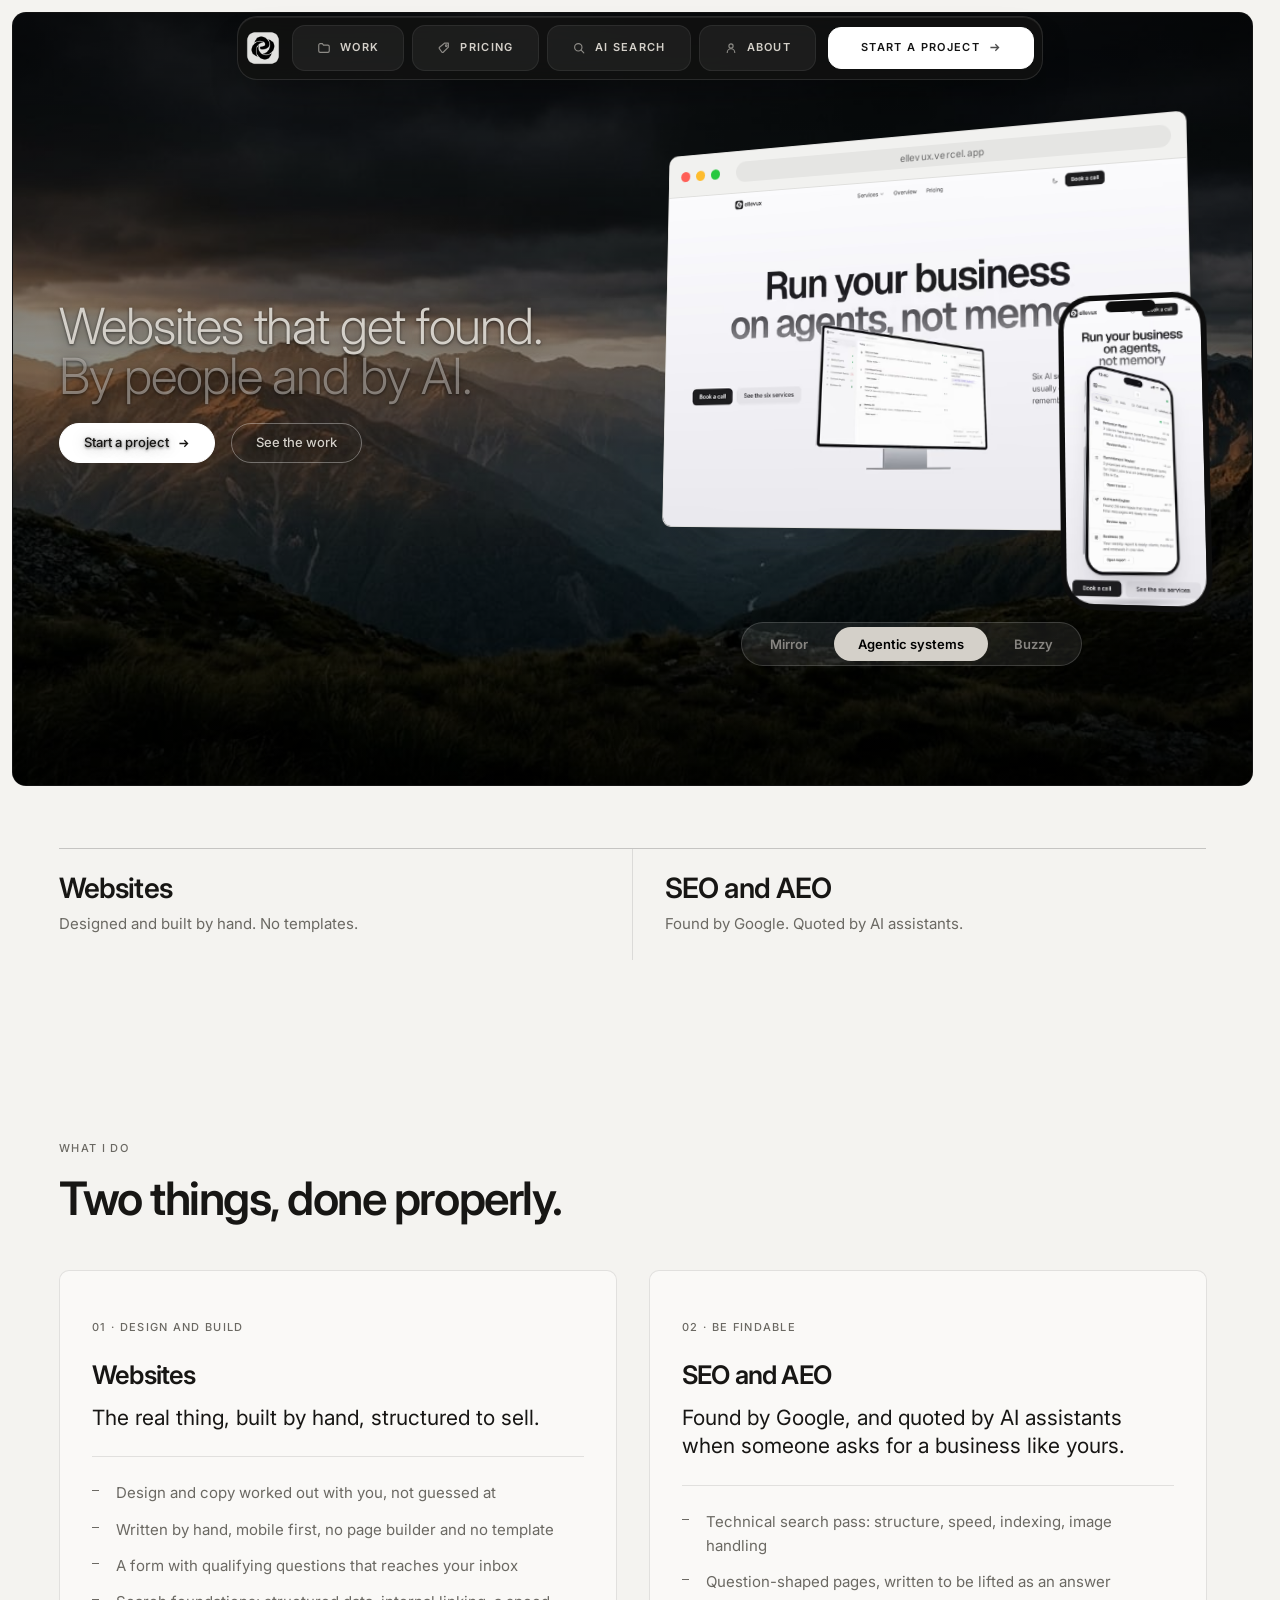
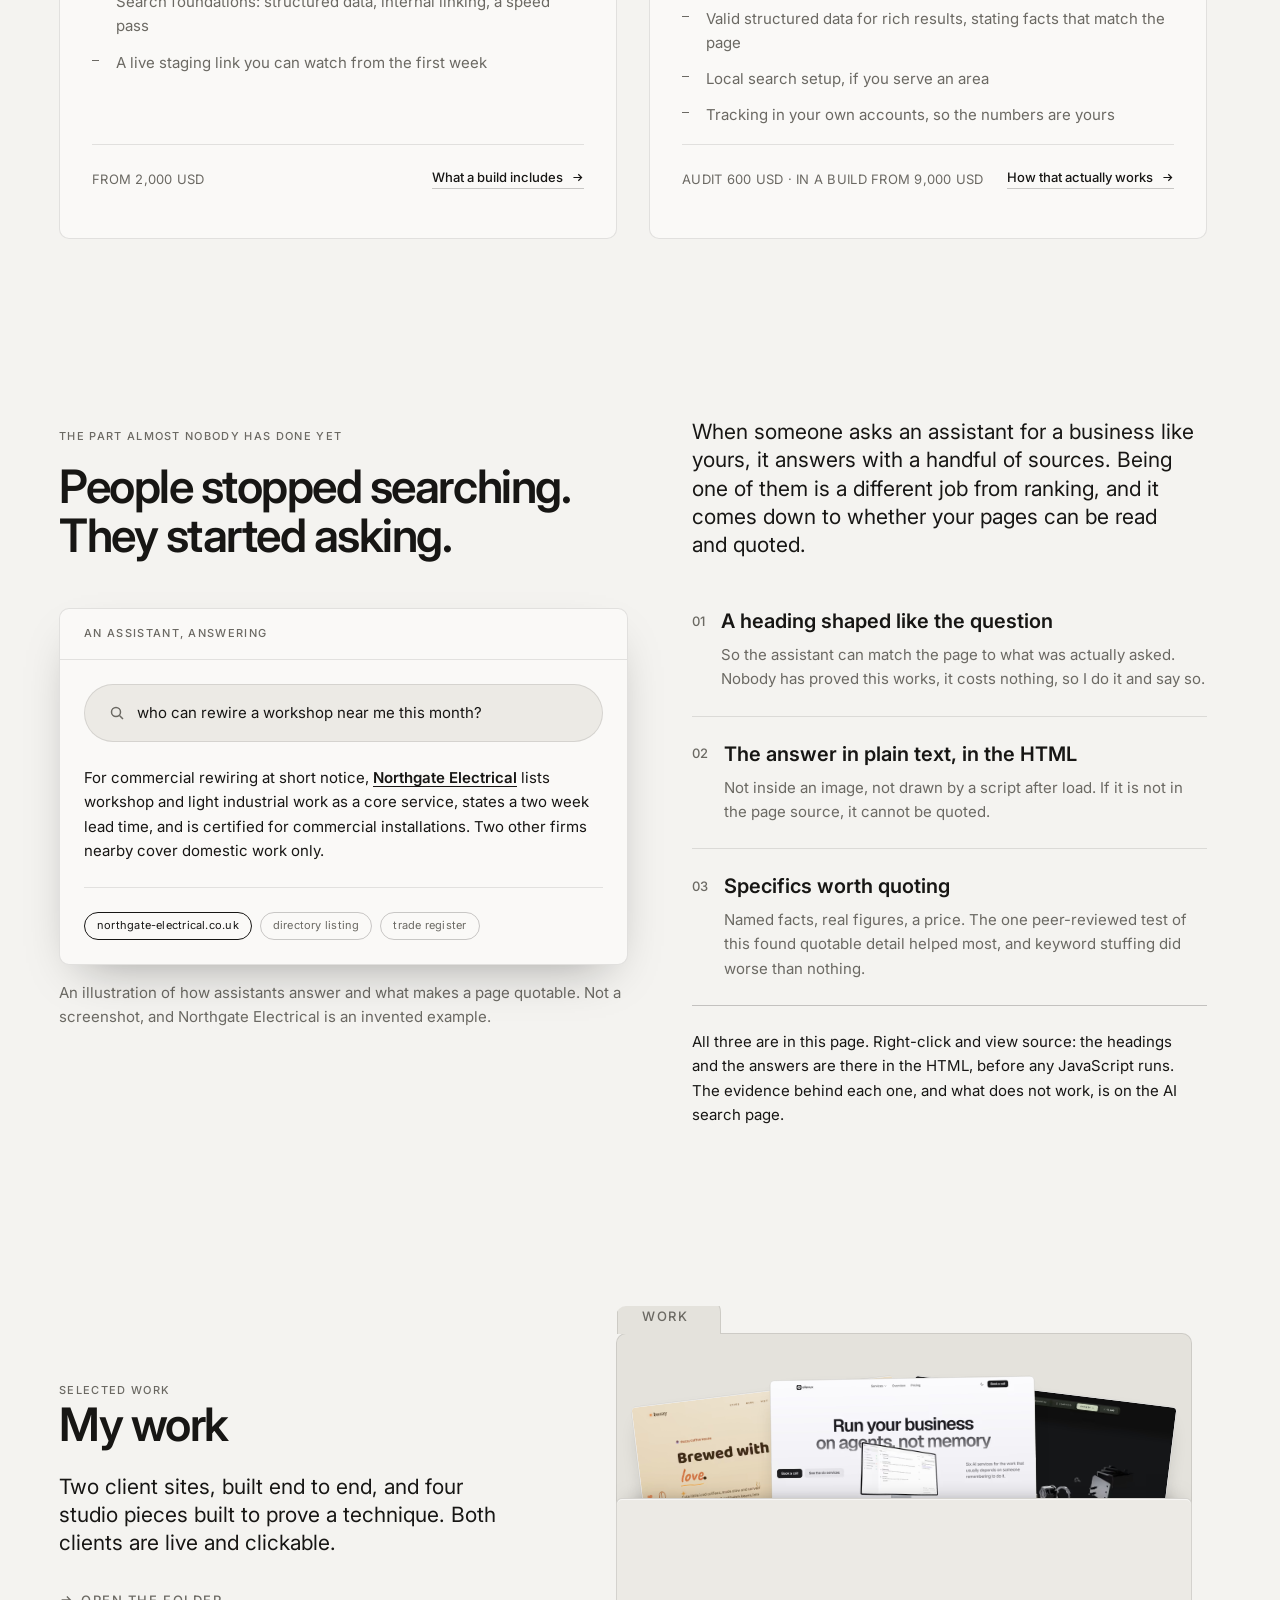
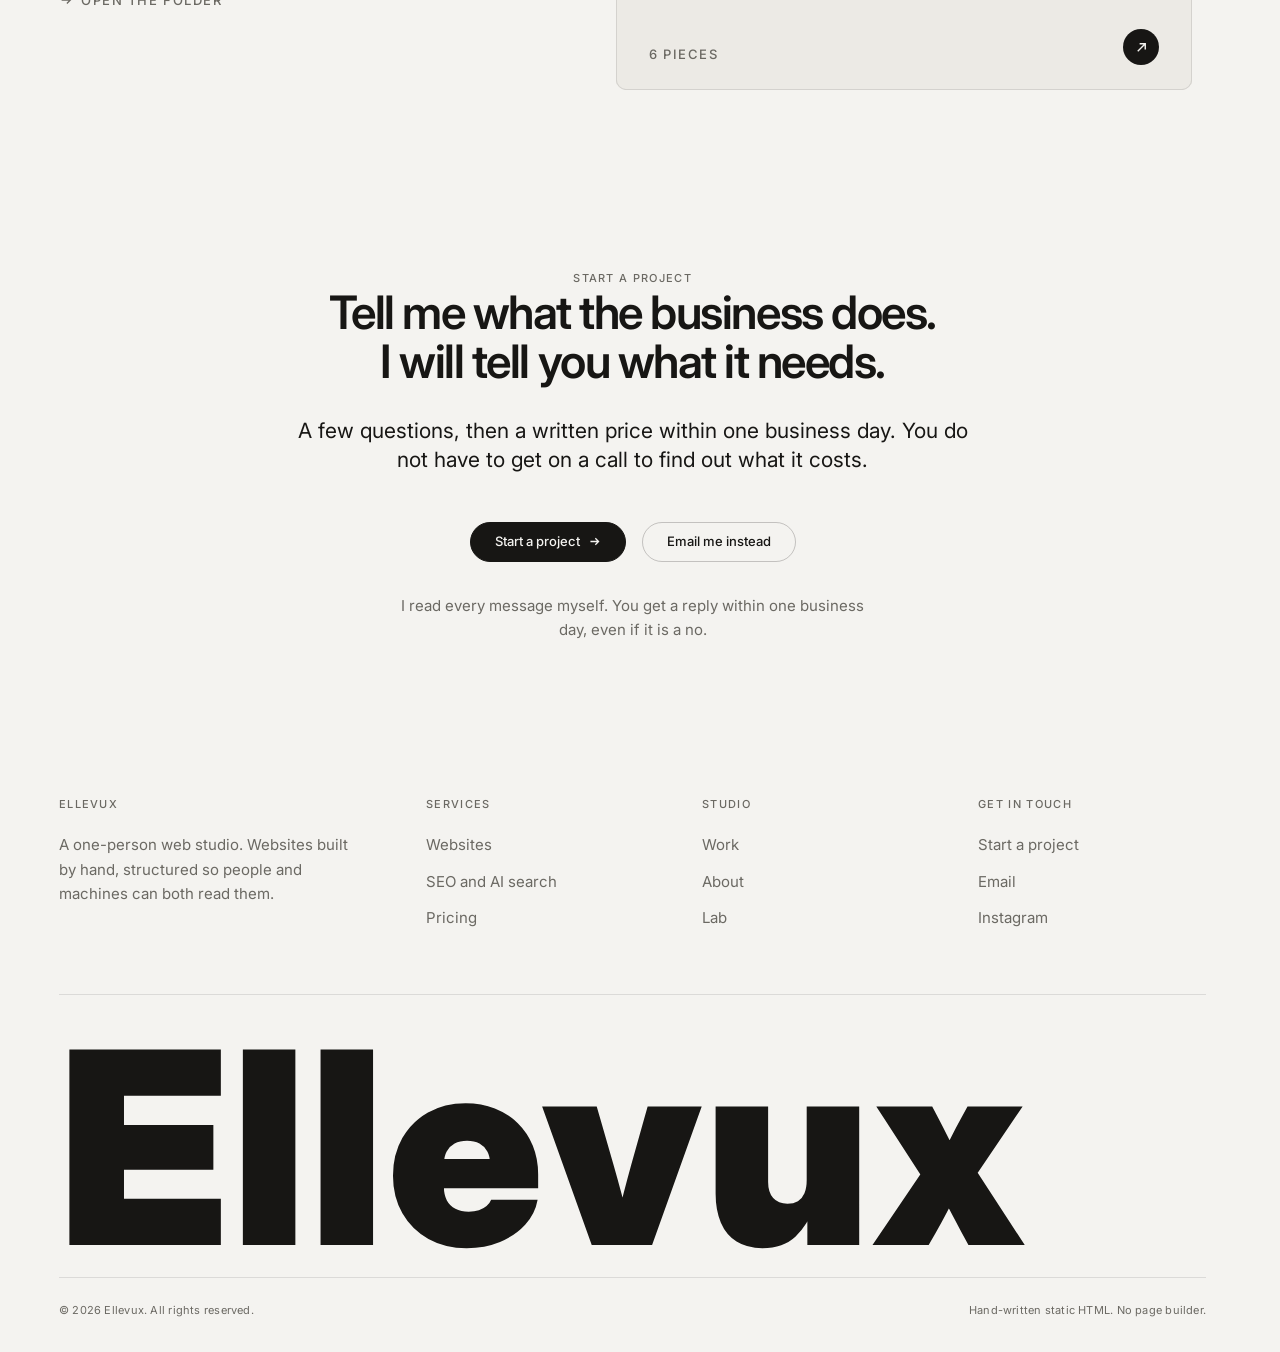
<file: index.html>
<!DOCTYPE html>
<html lang="en">
<head>
<meta charset="utf-8">
<meta name="viewport" content="width=device-width, initial-scale=1, viewport-fit=cover">
<title>Ellevux · Websites that get found, by people and by AI</title>
<meta name="description" content="Ellevux is a one-person web studio. I design and build websites by hand, then set them up so Google can rank them and AI assistants can quote them. Prices start at 2,000 USD.">
<meta name="author" content="Ellevux">
<meta name="theme-color" content="#f8f8f6">

<!-- Absolute URLs live ONLY in this block and in the JSON-LD @id values
     below. Swap the origin here when a real domain is attached. -->
<link rel="canonical" href="https://ellevux-studio.vercel.app/">
<meta property="og:type" content="website">
<meta property="og:site_name" content="Ellevux">
<meta property="og:url" content="https://ellevux-studio.vercel.app/">
<meta property="og:title" content="Ellevux · Websites that get found, by people and by AI">
<meta property="og:description" content="A one-person web studio. Websites built by hand, structured so search engines and AI assistants can actually read them.">
<meta property="og:image" content="https://ellevux-studio.vercel.app/og.png">
<meta property="og:image:width" content="1200">
<meta property="og:image:height" content="630">
<meta property="og:image:alt" content="Ellevux, a one-person web studio.">
<meta name="twitter:card" content="summary_large_image">
<meta name="twitter:title" content="Ellevux · Websites that get found, by people and by AI">
<meta name="twitter:description" content="A one-person web studio. Websites built by hand, structured so search engines and AI assistants can actually read them.">
<meta name="twitter:image" content="https://ellevux-studio.vercel.app/og.png">

<link rel="icon" href="/assets/img/favicon-32.png" sizes="32x32" type="image/png">
<link rel="icon" href="/assets/img/favicon-64.png" sizes="64x64" type="image/png">
<link rel="apple-touch-icon" href="/assets/img/apple-touch-icon.png">

<link rel="preconnect" href="https://fonts.googleapis.com">
<link rel="preconnect" href="https://fonts.gstatic.com" crossorigin>
<link rel="stylesheet" href="https://fonts.googleapis.com/css2?family=Inter:opsz,wght@14..32,400..700&display=swap">
<link rel="stylesheet" href="assets/css/site.css?v=22">

<script type="application/ld+json">
{
  "@context": "https://schema.org",
  "@graph": [
    {
      "@type": "Organization",
      "@id": "https://ellevux-studio.vercel.app/#studio",
      "name": "Ellevux",
      "alternateName": "Ellevux Studio",
      "url": "https://ellevux-studio.vercel.app/",
      "description": "A one-person web studio. Websites designed and built by hand, then structured so search engines and AI assistants can read them.",
      "email": "yuvrajsinghgill5492@gmail.com",
      "sameAs": ["https://www.instagram.com/ellevux.studio"],
      "founder": { "@type": "Person", "name": "Yuvi" },
      "knowsAbout": [
        "Web design",
        "Front-end development",
        "Search engine optimization",
        "Answer engine optimization",
        "Structured data",
        "Core Web Vitals"
      ]
    },
    {
      "@type": "WebSite",
      "@id": "https://ellevux-studio.vercel.app/#website",
      "url": "https://ellevux-studio.vercel.app/",
      "name": "Ellevux",
      "inLanguage": "en",
      "publisher": { "@id": "https://ellevux-studio.vercel.app/#studio" }
    },
    {
      "@type": "WebPage",
      "@id": "https://ellevux-studio.vercel.app/#webpage",
      "url": "https://ellevux-studio.vercel.app/",
      "name": "Ellevux · Websites that get found, by people and by AI",
      "isPartOf": { "@id": "https://ellevux-studio.vercel.app/#website" },
      "about": { "@id": "https://ellevux-studio.vercel.app/#studio" }
    },
    {
      "@type": "Service",
      "@id": "https://ellevux-studio.vercel.app/#service-websites",
      "name": "Website design and build",
      "serviceType": "Web design and development",
      "description": "A website designed and built by hand, mobile first, with no page builder and no template. Copy structured the way people actually buy.",
      "provider": { "@id": "https://ellevux-studio.vercel.app/#studio" },
      "areaServed": { "@type": "Place", "name": "Worldwide" },
      "offers": {
        "@type": "Offer",
        "priceSpecification": {
          "@type": "PriceSpecification",
          "price": "2000",
          "priceCurrency": "USD",
          "minPrice": "2000",
          "valueAddedTaxIncluded": false
        },
        "description": "Starts at 2,000 USD."
      }
    },
    {
      "@type": "Service",
      "@id": "https://ellevux-studio.vercel.app/#service-ai-search",
      "name": "SEO and AEO",
      "serviceType": "Search engine and answer engine optimization",
      "description": "Technical search foundations plus answer engine optimization: question-shaped pages, structured data and a plain-text answer layer, so a business can be found by Google and quoted by AI assistants.",
      "provider": { "@id": "https://ellevux-studio.vercel.app/#studio" },
      "areaServed": { "@type": "Place", "name": "Worldwide" },
      "offers": {
        "@type": "Offer",
        "priceSpecification": {
          "@type": "PriceSpecification",
          "price": "600",
          "priceCurrency": "USD",
          "minPrice": "600",
          "valueAddedTaxIncluded": false
        },
        "description": "AI visibility audit, 600 USD flat. Included in a build from 9,000 USD."
      }
    }
  ]
}
</script>
</head>
<body>

<a class="skip-link" href="#main">Skip to content</a>

<header class="nav" id="nav">
  <div class="nav__dock">
    <a class="nav__brand" href="/" aria-label="Ellevux, home">
      <img class="nav__mark" src="/assets/img/logo-mark-light.png" alt="" width="34" height="34">
    </a>

    <nav class="nav__links" aria-label="Primary">
      <a class="nav__link" href="/work/">
        <svg viewBox="0 0 16 16" fill="none" aria-hidden="true"><path d="M2 4.6A1.6 1.6 0 0 1 3.6 3h2.5l1.3 1.7h5A1.6 1.6 0 0 1 14 6.3v5.1A1.6 1.6 0 0 1 12.4 13H3.6A1.6 1.6 0 0 1 2 11.4z" stroke="currentColor" stroke-width="1.3" stroke-linejoin="round"/></svg>
        Work
      </a>
      <a class="nav__link" href="/pricing/">
        <svg viewBox="0 0 16 16" fill="none" aria-hidden="true"><path d="M8.5 2.5H13V7l-5.6 5.6a1.3 1.3 0 0 1-1.9 0L2.9 9a1.3 1.3 0 0 1 0-1.9z" stroke="currentColor" stroke-width="1.3" stroke-linejoin="round"/><circle cx="10.6" cy="5.4" r="1" stroke="currentColor" stroke-width="1.2"/></svg>
        Pricing
      </a>
      <a class="nav__link" href="/ai-search/">
        <svg viewBox="0 0 16 16" fill="none" aria-hidden="true"><circle cx="7.2" cy="7.2" r="4.2" stroke="currentColor" stroke-width="1.3"/><path d="m10.5 10.5 3 3" stroke="currentColor" stroke-width="1.3" stroke-linecap="round"/></svg>
        AI search
      </a>
      <a class="nav__link" href="/about/">
        <svg viewBox="0 0 16 16" fill="none" aria-hidden="true"><circle cx="8" cy="5.7" r="2.4" stroke="currentColor" stroke-width="1.3"/><path d="M3.7 13.1a4.3 4.3 0 0 1 8.6 0" stroke="currentColor" stroke-width="1.3" stroke-linecap="round"/></svg>
        About
      </a>
    </nav>

    <a class="btn btn--primary nav__cta" href="/contact/">Start a project <svg class="btn__arrow" viewBox="0 0 16 16" fill="none" aria-hidden="true"><path d="M3 8h10M9 4l4 4-4 4" stroke="currentColor" stroke-width="1.6"/></svg></a>

    <button class="nav__burger" id="nav-toggle" type="button"
            aria-expanded="false" aria-controls="nav-drawer" aria-label="Open menu">
      <span></span><span></span><span></span>
    </button>
  </div>
</header>

<div class="drawer" id="nav-drawer" data-open="false" aria-label="Menu">
  <a class="drawer__link" href="/work/">Work</a>
  <a class="drawer__link" href="/pricing/">Pricing</a>
  <a class="drawer__link" href="/ai-search/">AI search</a>
  <a class="drawer__link" href="/about/">About</a>
  <img class="drawer__lockup" src="/assets/img/logo-lockup-420.png" alt=""
       width="210" height="70" loading="lazy" decoding="async">
  <div class="drawer__foot">
    <a class="btn btn--primary" href="/contact/">Start a project <svg class="btn__arrow" viewBox="0 0 16 16" fill="none" aria-hidden="true"><path d="M3 8h10M9 4l4 4-4 4" stroke="currentColor" stroke-width="1.6"/></svg></a>
  </div>
</div>

<main id="main">

  <!-- ====================================================
       BAND 1 · HERO · the stage
       Headline left, the real client sites right, both sitting on
       one photograph. The console and the studio intro were cut at
       the owner's request: the hero carries the claim and the proof
       and nothing else.
       ==================================================== -->
  <section class="band hero hero--stage" id="hero" data-band="ink" aria-labelledby="hero-title">
    <div class="hero__stage">
      <img class="hero__photo" src="/assets/img/hero.jpg" alt=""
           width="1584" height="672" fetchpriority="high" decoding="async">
      <div class="hero__atmos" aria-hidden="true"></div>

      <div class="container hero__grid">
        <div class="hero__copy">
          <!-- One colour at two opacities, which is how the reference
               gets a two-tone headline without a second token. -->
          <h1 class="hero__title" id="hero-title">
            <span class="hero__title-lead">Websites that get found.</span>
            <span class="hero__title-rest">By people and by AI.</span>
          </h1>

          <div class="btn-row hero__cta">
            <a class="btn btn--primary" href="/contact/" data-magnetic>
              <span data-magnetic-text>Start a project</span>
              <svg class="btn__arrow" viewBox="0 0 16 16" fill="none" aria-hidden="true"><path d="M3 8h10M9 4l4 4-4 4" stroke="currentColor" stroke-width="1.6"/></svg>
            </a>
            <a class="btn btn--ghost" href="#work">See the work</a>
          </div>
        </div>

        <!-- The device stage. A macOS browser window and an iPhone,
             rotated in real CSS 3D, showing the ACTUAL client sites.
             Drag to spin, release and it springs back. -->
        <div class="stage">
          <div class="stage__scene" id="stage-scene" data-dragging="false">
            <div class="stage__group" id="stage-group">

              <div class="win">
                <div class="win__bar" aria-hidden="true">
                  <span class="win__dot win__dot--r"></span>
                  <span class="win__dot win__dot--y"></span>
                  <span class="win__dot win__dot--g"></span>
                  <span class="win__addr">
                    <span class="shot" data-project="mirror">mirror-solutions.com</span>
                    <span class="shot is-active" data-project="receptionist">ellevux.vercel.app</span>
                    <span class="shot" data-project="buzzy">buzzy.coffee</span>
                  </span>
                </div>
                <div class="win__view">
                  <picture class="shot" data-project="mirror">
                    <source type="image/avif" sizes="(min-width: 1040px) 46vw, 92vw" srcset="assets/img/screen-mirror-desk-800.avif 800w, assets/img/screen-mirror-desk-1400.avif 1400w">
                    <source type="image/webp" sizes="(min-width: 1040px) 46vw, 92vw" srcset="assets/img/screen-mirror-desk-800.webp 800w, assets/img/screen-mirror-desk-1400.webp 1400w">
                    <img src="assets/img/screen-mirror-desk-1400.webp" width="1440" height="900"
                         alt="The Mirror Solutions site, a Spanish-language page for an AI agency." decoding="async" loading="lazy">
                  </picture>
                  <picture class="shot is-active" data-project="receptionist">
                    <source type="image/avif" sizes="(min-width: 1040px) 46vw, 92vw" srcset="assets/img/screen-receptionist-desk-800.avif 800w, assets/img/screen-receptionist-desk-1400.avif 1400w">
                    <source type="image/webp" sizes="(min-width: 1040px) 46vw, 92vw" srcset="assets/img/screen-receptionist-desk-800.webp 800w, assets/img/screen-receptionist-desk-1400.webp 1400w">
                    <img src="assets/img/screen-receptionist-desk-1400.webp" width="1440" height="900"
                         alt="The Ellevux agentic systems product site, built for a partner team." decoding="async">
                  </picture>
                  <picture class="shot" data-project="buzzy">
                    <source type="image/avif" sizes="(min-width: 1040px) 46vw, 92vw" srcset="assets/img/screen-buzzy-desk-800.avif 800w, assets/img/screen-buzzy-desk-1400.avif 1400w">
                    <source type="image/webp" sizes="(min-width: 1040px) 46vw, 92vw" srcset="assets/img/screen-buzzy-desk-800.webp 800w, assets/img/screen-buzzy-desk-1400.webp 1400w">
                    <img src="assets/img/screen-buzzy-desk-1400.webp" width="1440" height="900"
                         alt="Buzzy, an illustrated comic coffee house site." decoding="async" loading="lazy">
                  </picture>
                </div>
              </div>

              <div class="phone">
                <span class="phone__notch" aria-hidden="true"></span>
                <div class="phone__screen">
                  <picture class="shot" data-project="mirror">
                    <source type="image/avif" sizes="(min-width: 1040px) 12vw, 26vw" srcset="assets/img/screen-mirror-phone-400.avif 400w, assets/img/screen-mirror-phone-640.avif 640w">
                    <source type="image/webp" sizes="(min-width: 1040px) 12vw, 26vw" srcset="assets/img/screen-mirror-phone-400.webp 400w, assets/img/screen-mirror-phone-640.webp 640w">
                    <img src="assets/img/screen-mirror-phone-640.webp" width="390" height="844"
                         alt="The Mirror Solutions site on a phone, a Spanish-language page for an AI agency." decoding="async" loading="lazy">
                  </picture>
                  <picture class="shot is-active" data-project="receptionist">
                    <source type="image/avif" sizes="(min-width: 1040px) 12vw, 26vw" srcset="assets/img/screen-receptionist-phone-400.avif 400w, assets/img/screen-receptionist-phone-640.avif 640w">
                    <source type="image/webp" sizes="(min-width: 1040px) 12vw, 26vw" srcset="assets/img/screen-receptionist-phone-400.webp 400w, assets/img/screen-receptionist-phone-640.webp 640w">
                    <img src="assets/img/screen-receptionist-phone-640.webp" width="390" height="844"
                         alt="The Ellevux agentic systems product site on a phone, built for a partner team." decoding="async">
                  </picture>
                  <picture class="shot" data-project="buzzy">
                    <source type="image/avif" sizes="(min-width: 1040px) 12vw, 26vw" srcset="assets/img/screen-buzzy-phone-400.avif 400w, assets/img/screen-buzzy-phone-640.avif 640w">
                    <source type="image/webp" sizes="(min-width: 1040px) 12vw, 26vw" srcset="assets/img/screen-buzzy-phone-400.webp 400w, assets/img/screen-buzzy-phone-640.webp 640w">
                    <img src="assets/img/screen-buzzy-phone-640.webp" width="390" height="844"
                         alt="Buzzy, an illustrated comic coffee house site on a phone." decoding="async" loading="lazy">
                  </picture>
                </div>
              </div>

            </div>
          </div>

          <div class="stage__ui">
            <div class="seg" role="radiogroup" aria-label="Choose which project to preview">
              <span class="seg__item">
              <input type="radio" name="stage-project" id="sp-mirror" value="mirror">
              <span class="seg__label">Mirror</span>
            </span>
            <span class="seg__item">
              <input type="radio" name="stage-project" id="sp-receptionist" value="receptionist" checked>
              <span class="seg__label">Agentic systems</span>
            </span>
            <span class="seg__item">
              <input type="radio" name="stage-project" id="sp-buzzy" value="buzzy">
              <span class="seg__label">Buzzy</span>
            </span>
            </div>
          </div>
        </div>
      </div>
    </div>

    <div class="container">
      <div class="hero__split">
        <a class="hero__split-item" href="#websites">
          <span class="hero__split-name">Websites</span>
          <span class="hero__split-note">Designed and built by hand. No templates.</span>
        </a>
        <a class="hero__split-item" href="#ai-search">
          <span class="hero__split-name">SEO and AEO</span>
          <span class="hero__split-note">Found by Google. Quoted by AI assistants.</span>
        </a>
      </div>
    </div>
  </section>

  <!-- ====================================================
       BAND 2 · SERVICES · paper · cards invert to ink
       ==================================================== -->
  <section class="band" data-band="paper" aria-labelledby="services-title">
    <div class="container">
      <div class="head" data-reveal>
        <p class="label">What I do</p>
        <h2 id="services-title">Two things, done properly.</h2>
      </div>

      <div class="services">
        <article class="card service" id="websites" data-reveal>
          <p class="label label--on-card">01 &middot; Design and build</p>
          <h3 class="service__title">Websites</h3>
          <p class="service__promise">The real thing, built by hand, structured to sell.</p>
          <ul class="service__list">
            <li>Design and copy worked out with you, not guessed at</li>
            <li>Written by hand, mobile first, no page builder and no template</li>
            <li>A form with qualifying questions that reaches your inbox</li>
            <li>Search foundations: structured data, internal linking, a speed pass</li>
            <li>A live staging link you can watch from the first week</li>
          </ul>
          <div class="service__foot">
            <span class="service__from">From 2,000 USD</span>
            <a class="btn btn--text" href="/pricing/">
              What a build includes
              <svg class="btn__arrow" viewBox="0 0 16 16" fill="none" aria-hidden="true"><path d="M3 8h10M9 4l4 4-4 4" stroke="currentColor" stroke-width="1.5"/></svg>
            </a>
          </div>
        </article>

        <article class="card service" id="ai-search" data-reveal>
          <p class="label label--on-card">02 &middot; Be findable</p>
          <h3 class="service__title">SEO and AEO</h3>
          <p class="service__promise">Found by Google, and quoted by AI assistants when someone asks for a business like yours.</p>
          <ul class="service__list">
            <li>Technical search pass: structure, speed, indexing, image handling</li>
            <li>Question-shaped pages, written to be lifted as an answer</li>
            <li>Valid structured data for rich results, stating facts that match the page</li>
            <li>Local search setup, if you serve an area</li>
            <li>Tracking in your own accounts, so the numbers are yours</li>
          </ul>
          <div class="service__foot">
            <span class="service__from">Audit 600 USD · In a build from 9,000 USD</span>
            <a class="btn btn--text" href="/ai-search/">
              How that actually works
              <svg class="btn__arrow" viewBox="0 0 16 16" fill="none" aria-hidden="true"><path d="M3 8h10M9 4l4 4-4 4" stroke="currentColor" stroke-width="1.5"/></svg>
            </a>
          </div>
        </article>
      </div>
    </div>
  </section>

  <!-- ====================================================
       BAND 3 · THE AI ANSWER PANEL · ink
       The signature move. An illustration, labelled as one.
       The example business is deliberately invented: putting a
       real client in a mock AI answer would imply a citation
       that may not exist.
       ==================================================== -->
  <section class="band" data-band="ink" aria-labelledby="aeo-title">
    <div class="container">
      <div class="head head--split" data-reveal>
        <div>
          <p class="label">The part almost nobody has done yet</p>
          <h2 id="aeo-title">People stopped searching. They started asking.</h2>
        </div>
        <p class="lead head__lead">
          When someone asks an assistant for a business like yours, it answers with a
          handful of sources. Being one of them is a different job from ranking, and it
          comes down to whether your pages can be read and quoted.
        </p>
      </div>

      <div class="aeo">
        <div data-reveal>
          <div class="answer">
            <div class="answer__bar">
              <span class="answer__bar-label">An assistant, answering</span>
            </div>
            <div class="answer__query">
              <svg viewBox="0 0 16 16" fill="none" aria-hidden="true"><circle cx="7" cy="7" r="4.5" stroke="currentColor" stroke-width="1.5"/><path d="M10.5 10.5 14 14" stroke="currentColor" stroke-width="1.5"/></svg>
              <span>who can rewire a workshop near me this month?</span>
            </div>
            <div class="answer__body">
              <p class="answer__text">
                For commercial rewiring at short notice, <b>Northgate Electrical</b> lists
                workshop and light industrial work as a core service, states a two week
                lead time, and is certified for commercial installations. Two other firms
                nearby cover domestic work only.
              </p>
              <div class="answer__sources">
                <span class="answer__chip answer__chip--first">northgate-electrical.co.uk</span>
                <span class="answer__chip">directory listing</span>
                <span class="answer__chip">trade register</span>
              </div>
            </div>
          </div>
          <p class="answer__disclaimer">
            An illustration of how assistants answer and what makes a page quotable.
            Not a screenshot, and Northgate Electrical is an invented example.
          </p>
        </div>

        <div class="aeo__points" data-reveal>
          <div class="aeo__point">
            <span class="aeo__point-num">01</span>
            <div>
              <h4>A heading shaped like the question</h4>
              <p>So the assistant can match the page to what was actually asked. Nobody has proved this works, it costs nothing, so I do it and say so.</p>
            </div>
          </div>
          <div class="aeo__point">
            <span class="aeo__point-num">02</span>
            <div>
              <h4>The answer in plain text, in the HTML</h4>
              <p>Not inside an image, not drawn by a script after load. If it is not in the page source, it cannot be quoted.</p>
            </div>
          </div>
          <div class="aeo__point">
            <span class="aeo__point-num">03</span>
            <div>
              <h4>Specifics worth quoting</h4>
              <p>Named facts, real figures, a price. The one peer-reviewed test of this found quotable detail helped most, and keyword stuffing did worse than nothing.</p>
            </div>
          </div>
          <p class="aeo__source">
            All three are in this page. Right-click and view source: the headings and the
            answers are there in the HTML, before any JavaScript runs. The evidence
            behind each one, and what does not work, is on the
            <a href="/ai-search/">AI search page</a>.
          </p>
        </div>
      </div>
    </div>
  </section>


  <!-- ====================================================
       BAND 4 · SELECTED WORK
       One folder, not a grid of tiles. The whole thing is a single
       link: the projects peek out of it and the tap target is the
       folder itself.
       ==================================================== -->
  <section class="band" data-band="paper" id="work" aria-labelledby="work-title">
    <div class="container work-folder">
      <div class="work-folder__text" data-reveal>
        <p class="label">Selected work</p>
        <h2 id="work-title">My work</h2>
        <p class="lead" style="margin-top:var(--s-5)">
          Two client sites, built end to end, and four studio pieces built to prove a
          technique. Both clients are live and clickable.
        </p>
        <p class="work-folder__hint">
          <svg viewBox="0 0 16 16" fill="none" aria-hidden="true"><path d="M3 8h10M9 4l4 4-4 4" stroke="currentColor" stroke-width="1.5"/></svg>
          Open the folder
        </p>
      </div>

      <a class="folder" href="/work/" data-reveal
         aria-label="Open the work folder: two client sites and four studio pieces">
        <span class="folder__back" aria-hidden="true">
          <span class="folder__tab">Work</span>
        </span>

        <!-- The projects peeking out. Real screenshots, not props. -->
        <span class="folder__papers">
          <span class="folder__paper folder__paper--a">
            <picture>
              <source type="image/avif" sizes="320px" srcset="/assets/img/work-cafe-640.avif 640w">
              <source type="image/webp" sizes="320px" srcset="/assets/img/work-cafe-640.webp 640w">
              <img src="/assets/img/work-cafe-640.webp" width="1280" height="720"
                   alt="Buzzy, an illustrated comic coffee house." loading="lazy" decoding="async">
            </picture>
          </span>
          <span class="folder__paper folder__paper--b">
            <picture>
              <source type="image/avif" sizes="340px" srcset="/assets/img/work-ellevux-site-640.avif 640w">
              <source type="image/webp" sizes="340px" srcset="/assets/img/work-ellevux-site-640.webp 640w">
              <img src="/assets/img/work-ellevux-site-640.webp" width="1280" height="720"
                   alt="The product site for a six service agentic platform." loading="lazy" decoding="async">
            </picture>
          </span>
          <span class="folder__paper folder__paper--c">
            <picture>
              <source type="image/avif" sizes="320px" srcset="/assets/img/work-mirror-640.avif 640w">
              <source type="image/webp" sizes="320px" srcset="/assets/img/work-mirror-640.webp 640w">
              <img src="/assets/img/work-mirror-640.webp" width="1280" height="720"
                   alt="Mirror Solutions, a Spanish language site for an AI agency." loading="lazy" decoding="async">
            </picture>
          </span>
        </span>

        <span class="folder__front" aria-hidden="true">
          <span class="folder__count">6 pieces</span>
          <span class="folder__go">
            <svg viewBox="0 0 16 16" fill="none"><path d="M4 12 12 4M6 4h6v6" stroke="currentColor" stroke-width="1.5"/></svg>
          </span>
        </span>
      </a>
    </div>
  </section>





  <!-- ====================================================
       BAND 5 · CLOSE · ink · the loudest moment
       ==================================================== -->
  <section class="band close" data-band="ink" aria-labelledby="close-title">
    <div class="container">
      <div data-reveal>
        <p class="label" style="text-align:center">Start a project</p>
        <h2 class="close__title" id="close-title">Tell me what the business does. I will tell you what it needs.</h2>
        <p class="lead close__lead" style="text-align:center">
          A few questions, then a written price within one business day. You do not have
          to get on a call to find out what it costs.
        </p>
        <div class="btn-row close__cta">
          <a class="btn btn--primary" href="/contact/" data-magnetic>
            <span data-magnetic-text>Start a project</span>
              <svg class="btn__arrow" viewBox="0 0 16 16" fill="none" aria-hidden="true"><path d="M3 8h10M9 4l4 4-4 4" stroke="currentColor" stroke-width="1.6"/></svg>
          </a>
          <a class="btn btn--ghost" href="mailto:yuvrajsinghgill5492@gmail.com">Email me instead</a>
        </div>
        <p class="close__promise">
          I read every message myself. You get a reply within one business day, even if it
          is a no.
        </p>
      </div>
    </div>
  </section>

</main>

<!-- ====================================================
     BAND 6 · FOOTER · paper
     The giant wordmark survives, on paper, which is more
     distinctive than a conventional dark footer.
     ==================================================== -->
<footer class="band footer" data-band="paper" id="footer">
  <div class="container">
    <div class="footer__top">
      <div class="footer__col">
        <p class="label">Ellevux</p>
        <p style="font-size:var(--fs-sm);color:var(--ink-soft);max-width:34ch">
          A one-person web studio. Websites built by hand, structured so people and
          machines can both read them.
        </p>
      </div>
      <div class="footer__col">
        <p class="label">Services</p>
        <a class="footer__link" href="/#websites">Websites</a>
        <a class="footer__link" href="/ai-search/">SEO and AI search</a>
        <a class="footer__link" href="/pricing/">Pricing</a>
      </div>
      <div class="footer__col">
        <p class="label">Studio</p>
        <a class="footer__link" href="/work/">Work</a>
        <a class="footer__link" href="/about/">About</a>
        <a class="footer__link" href="/lab/">Lab</a>
      </div>
      <div class="footer__col">
        <p class="label">Get in touch</p>
        <a class="footer__link" href="/contact/">Start a project</a>
        <a class="footer__link" href="mailto:yuvrajsinghgill5492@gmail.com">Email</a>
        <a class="footer__link" href="https://www.instagram.com/ellevux.studio" rel="noopener">Instagram</a>
      </div>
    </div>

    <span class="footer__wordmark" aria-hidden="true">Ellevux</span>

    <div class="footer__strip">
      <span class="footer__fine">&copy; <span id="year">2026</span> Ellevux. All rights reserved.</span>
      <span class="footer__fine">Hand-written static HTML. No page builder.</span>
    </div>
  </div>
</footer>


<!-- iOS-style bottom action bar. Phones only, and only once the
     hero has scrolled away. Its button is INK, not acid: a fixed
     acid element would share a viewport with the pricing CTA and
     break the one-acid-per-viewport rule. -->
<div class="actionbar" id="actionbar" data-show="false">
  <span class="actionbar__price">
    <span class="actionbar__label">From</span>
    <span class="actionbar__amount" id="actionbar-amount">$4,500</span>
  </span>
  <a class="btn" href="/contact/">Start a project</a>
</div>

<script src="assets/js/site.js?v=6" defer></script>
</body>
</html>
</file>
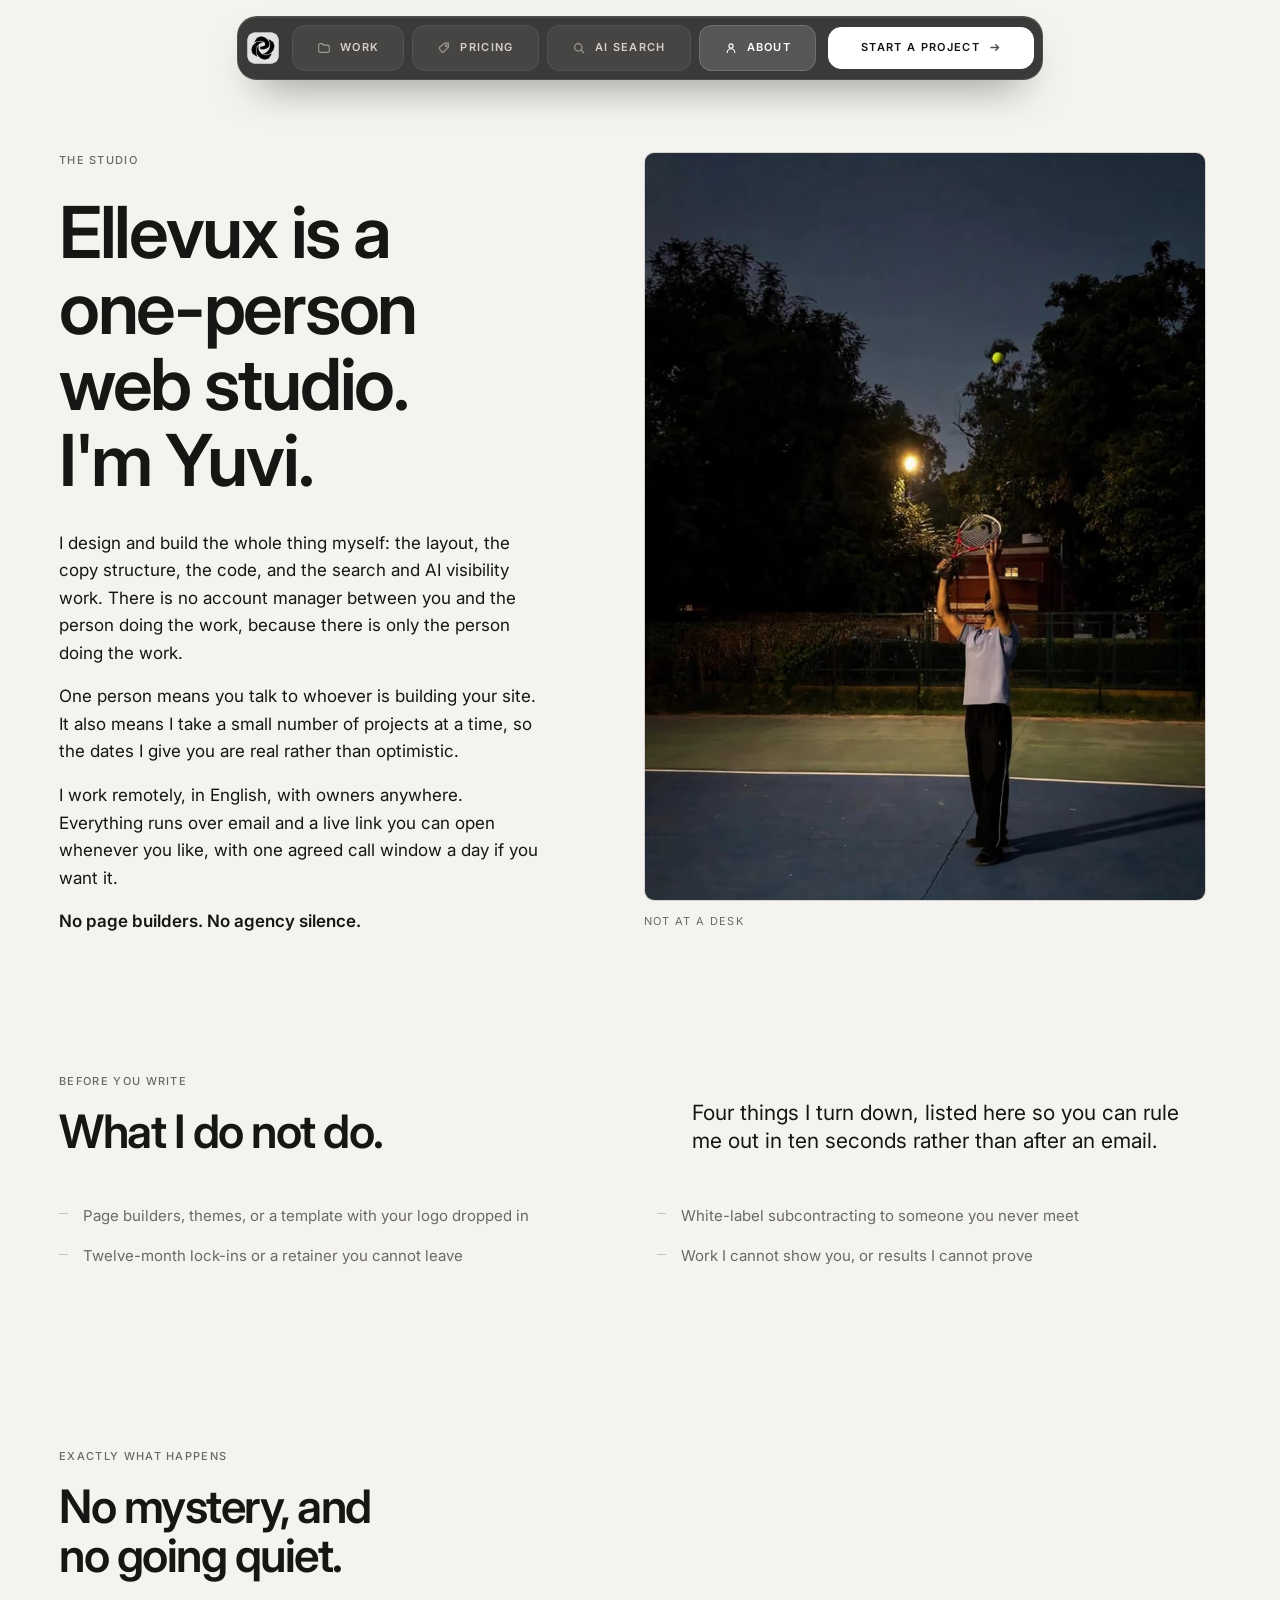
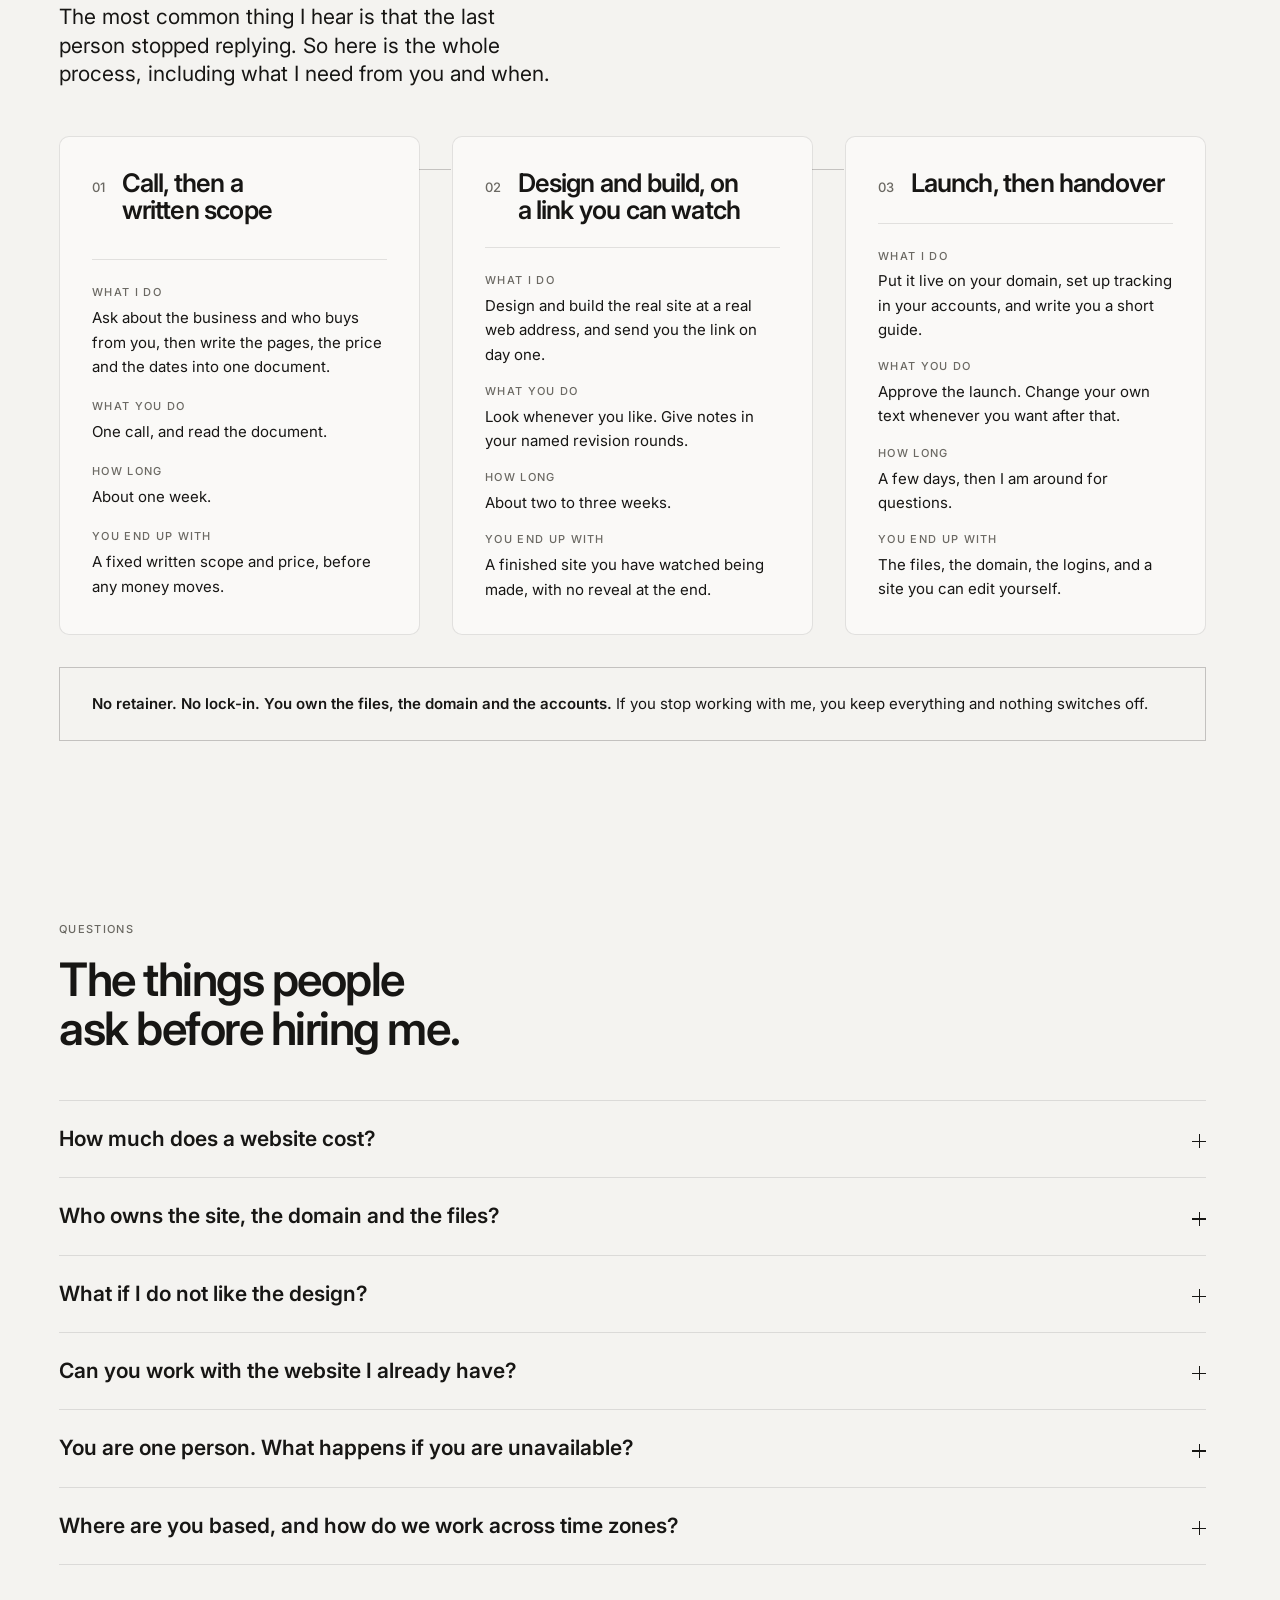
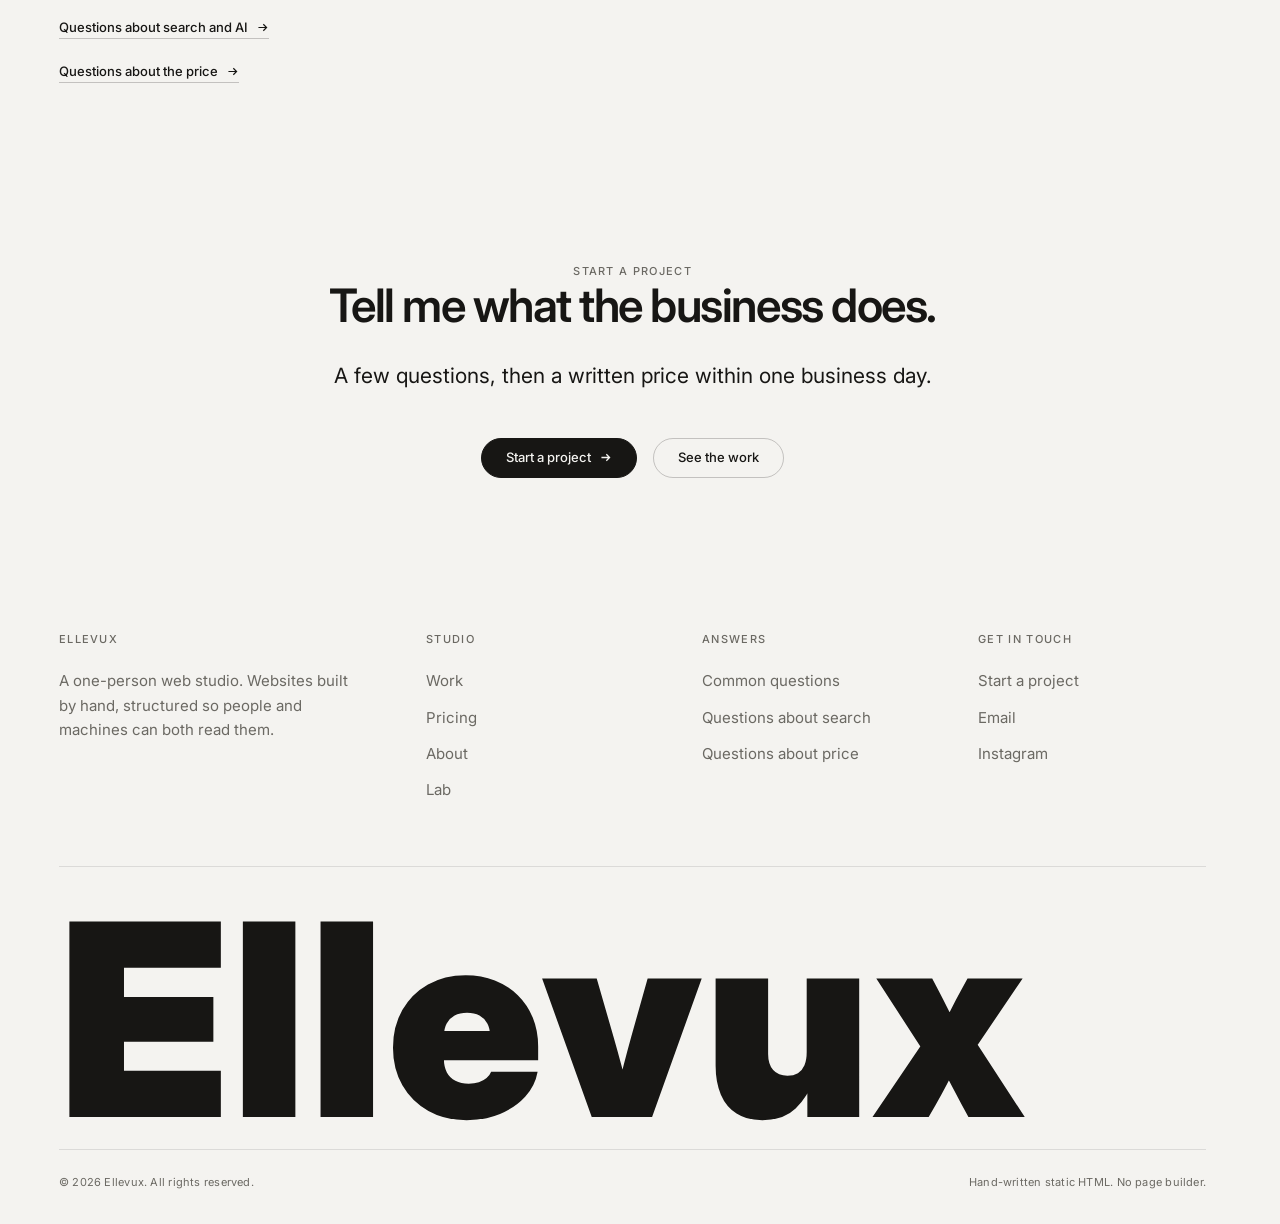
<file: about/index.html>
<!DOCTYPE html>
<html lang="en">
<head>
<meta charset="utf-8">
<meta name="viewport" content="width=device-width, initial-scale=1, viewport-fit=cover">
<title>About · Ellevux</title>
<meta name="description" content="Ellevux is a one-person web studio. I'm Yuvi. Here is exactly how a project runs, what I will not do, and the questions people ask before hiring me.">
<meta name="author" content="Ellevux">
<meta name="theme-color" content="#f8f8f6">
<link rel="canonical" href="https://ellevux-studio.vercel.app/about/">
<meta property="og:type" content="profile">
<meta property="og:site_name" content="Ellevux">
<meta property="og:url" content="https://ellevux-studio.vercel.app/about/">
<meta property="og:title" content="About · Ellevux">
<meta property="og:description" content="A one-person web studio. How a project actually runs, and what I will not do.">
<meta property="og:image" content="https://ellevux-studio.vercel.app/og.png">
<meta name="twitter:card" content="summary_large_image">
<link rel="icon" href="/assets/img/favicon-32.png" sizes="32x32" type="image/png">
<link rel="icon" href="/assets/img/favicon-64.png" sizes="64x64" type="image/png">
<link rel="apple-touch-icon" href="/assets/img/apple-touch-icon.png">
<link rel="preconnect" href="https://fonts.googleapis.com">
<link rel="preconnect" href="https://fonts.gstatic.com" crossorigin>
<link rel="stylesheet" href="https://fonts.googleapis.com/css2?family=Inter:opsz,wght@14..32,400..700&display=swap">
<link rel="stylesheet" href="/assets/css/site.css?v=22">

<script type="application/ld+json">
{
  "@context": "https://schema.org",
  "@graph": [
    {
      "@type": "Organization",
      "@id": "https://ellevux-studio.vercel.app/#studio",
      "name": "Ellevux",
      "url": "https://ellevux-studio.vercel.app/",
      "email": "yuvrajsinghgill5492@gmail.com",
      "sameAs": ["https://www.instagram.com/ellevux.studio"],
      "founder": { "@type": "Person", "name": "Yuvi" }
    },
    {
      "@type": "AboutPage",
      "@id": "https://ellevux-studio.vercel.app/about/#webpage",
      "url": "https://ellevux-studio.vercel.app/about/",
      "name": "About · Ellevux",
      "about": { "@id": "https://ellevux-studio.vercel.app/#studio" }
    },
    {
      "@type": "BreadcrumbList",
      "@id": "https://ellevux-studio.vercel.app/about/#breadcrumbs",
      "itemListElement": [
        { "@type": "ListItem", "position": 1, "name": "Ellevux", "item": "https://ellevux-studio.vercel.app/" },
        { "@type": "ListItem", "position": 2, "name": "About", "item": "https://ellevux-studio.vercel.app/about/" }
      ]
    },
    {
      "@type": "FAQPage",
      "@id": "https://ellevux-studio.vercel.app/about/#faq",
      "isPartOf": { "@id": "https://ellevux-studio.vercel.app/about/#webpage" },
      "mainEntity": [
        {
          "@type": "Question",
          "name": "How much does a website cost?",
          "acceptedAnswer": {
            "@type": "Answer",
            "text": "A single strong page starts at 2,000 USD. A full site of up to six pages starts at 4,500 USD. A site with search and AI visibility work starts at 9,000 USD. Each figure is a starting point, and you get a written price for your own project within one business day."
          }
        },
        {
          "@type": "Question",
          "name": "Who owns the site, the domain and the files?",
          "acceptedAnswer": {
            "@type": "Answer",
            "text": "You do, all of it. The domain is registered in your name, the analytics live in your own account, and at handover you get the files, the logins and a short written guide to changing your own text. There is no retainer and no lock-in. If you stop working with me, you keep everything."
          }
        },
        {
          "@type": "Question",
          "name": "What if I do not like the design?",
          "acceptedAnswer": {
            "@type": "Answer",
            "text": "You see the real site at a real web address from the first week, not a picture of it, so nothing is a surprise at the end. Each package includes a named number of revision rounds. If the direction is wrong, we change it early, while changing it is cheap."
          }
        },
        {
          "@type": "Question",
          "name": "Can you work with the website I already have?",
          "acceptedAnswer": {
            "@type": "Answer",
            "text": "Yes. The 600 USD AI visibility audit is built for exactly that: what assistants currently say about your business, what is missing from your markup, and the ten things to fix in priority order. You can hand that list to anyone. You do not have to hire me to act on it."
          }
        },
        {
          "@type": "Question",
          "name": "You are one person. What happens if you are unavailable?",
          "acceptedAnswer": {
            "@type": "Answer",
            "text": "Being one person is why you talk to whoever is building your site. It also means I take a small number of projects at a time, so the dates I give you are real. You hold the domain, the hosting and the files throughout, so no part of your site is ever locked inside my accounts."
          }
        },
        {
          "@type": "Question",
          "name": "Where are you based, and how do we work across time zones?",
          "acceptedAnswer": {
            "@type": "Answer",
            "text": "I work remotely and take clients anywhere, in English. Before a project starts we agree a daily window where our working hours overlap, and that is when calls happen. Everything else runs over email and a live staging link you can open whenever you like."
          }
        }
      ]
    }
  ]
}
</script>
</head>
<body>

<a class="skip-link" href="#main">Skip to content</a>

<header class="nav" id="nav">
  <div class="nav__dock">
    <a class="nav__brand" href="/" aria-label="Ellevux, home">
      <img class="nav__mark" src="/assets/img/logo-mark-light.png" alt="" width="34" height="34">
    </a>

    <nav class="nav__links" aria-label="Primary">
      <a class="nav__link" href="/work/">
        <svg viewBox="0 0 16 16" fill="none" aria-hidden="true"><path d="M2 4.6A1.6 1.6 0 0 1 3.6 3h2.5l1.3 1.7h5A1.6 1.6 0 0 1 14 6.3v5.1A1.6 1.6 0 0 1 12.4 13H3.6A1.6 1.6 0 0 1 2 11.4z" stroke="currentColor" stroke-width="1.3" stroke-linejoin="round"/></svg>
        Work
      </a>
      <a class="nav__link" href="/pricing/">
        <svg viewBox="0 0 16 16" fill="none" aria-hidden="true"><path d="M8.5 2.5H13V7l-5.6 5.6a1.3 1.3 0 0 1-1.9 0L2.9 9a1.3 1.3 0 0 1 0-1.9z" stroke="currentColor" stroke-width="1.3" stroke-linejoin="round"/><circle cx="10.6" cy="5.4" r="1" stroke="currentColor" stroke-width="1.2"/></svg>
        Pricing
      </a>
      <a class="nav__link" href="/ai-search/">
        <svg viewBox="0 0 16 16" fill="none" aria-hidden="true"><circle cx="7.2" cy="7.2" r="4.2" stroke="currentColor" stroke-width="1.3"/><path d="m10.5 10.5 3 3" stroke="currentColor" stroke-width="1.3" stroke-linecap="round"/></svg>
        AI search
      </a>
      <a class="nav__link" href="/about/" aria-current="page">
        <svg viewBox="0 0 16 16" fill="none" aria-hidden="true"><circle cx="8" cy="5.7" r="2.4" stroke="currentColor" stroke-width="1.3"/><path d="M3.7 13.1a4.3 4.3 0 0 1 8.6 0" stroke="currentColor" stroke-width="1.3" stroke-linecap="round"/></svg>
        About
      </a>
    </nav>

    <a class="btn btn--primary nav__cta" href="/contact/">Start a project <svg class="btn__arrow" viewBox="0 0 16 16" fill="none" aria-hidden="true"><path d="M3 8h10M9 4l4 4-4 4" stroke="currentColor" stroke-width="1.6"/></svg></a>

    <button class="nav__burger" id="nav-toggle" type="button"
            aria-expanded="false" aria-controls="nav-drawer" aria-label="Open menu">
      <span></span><span></span><span></span>
    </button>
  </div>
</header>

<div class="drawer" id="nav-drawer" data-open="false" aria-label="Menu">
  <a class="drawer__link" href="/work/">Work</a>
  <a class="drawer__link" href="/pricing/">Pricing</a>
  <a class="drawer__link" href="/ai-search/">AI search</a>
  <a class="drawer__link" href="/about/">About</a>
  <img class="drawer__lockup" src="/assets/img/logo-lockup-420.png" alt=""
       width="210" height="70" loading="lazy" decoding="async">
  <div class="drawer__foot">
    <a class="btn btn--primary" href="/contact/">Start a project <svg class="btn__arrow" viewBox="0 0 16 16" fill="none" aria-hidden="true"><path d="M3 8h10M9 4l4 4-4 4" stroke="currentColor" stroke-width="1.6"/></svg></a>
  </div>
</div>

<main id="main">

  <!-- BAND 1 · paper · the intro and the principles together -->
  <section class="band hero" id="hero" data-band="paper" aria-labelledby="about-title">
    <div class="container">
      <div class="contact-grid">
        <div>
          <p class="label">The studio</p>
          <h1 id="about-title" style="margin-top:var(--s-5);max-width:16ch">Ellevux is a one-person web studio. I'm Yuvi.</h1>
          <div class="prose" style="margin-top:var(--s-6)">
            <p>
              I design and build the whole thing myself: the layout, the copy structure, the
              code, and the search and AI visibility work. There is no account manager
              between you and the person doing the work, because there is only the person
              doing the work.
            </p>
            <p>
              One person means you talk to whoever is building your site. It also means I
              take a small number of projects at a time, so the dates I give you are real
              rather than optimistic.
            </p>
            <p>
              I work remotely, in English, with owners anywhere. Everything runs over email
              and a live link you can open whenever you like, with one agreed call window a
              day if you want it.
            </p>
            <p><strong>No page builders. No agency silence.</strong></p>
          </div>
        </div>

        <div>
          <!-- The one photograph of the person on a page whose whole
               argument is that there is only one person. The hero is
               him and nothing else: the exclusions list has its own
               band below, and the contact links were a duplicate of
               the footer's. -->
          <figure class="portrait portrait--lead">
            <picture class="portrait__frame">
              <source type="image/avif" sizes="(min-width: 900px) 42vw, 100vw"
                      srcset="/assets/img/yuvi-420.avif 420w, /assets/img/yuvi-840.avif 840w">
              <source type="image/webp" sizes="(min-width: 900px) 42vw, 100vw"
                      srcset="/assets/img/yuvi-420.webp 420w, /assets/img/yuvi-840.webp 840w">
              <img src="/assets/img/yuvi-840.webp" width="840" height="1120"
                   alt="Yuvi mid serve on a floodlit tennis court at dusk, racket raised and the ball in the air."
                   loading="lazy" decoding="async">
            </picture>
            <figcaption class="portrait__cap">Not at a desk</figcaption>
          </figure>
        </div>
      </div>
    </div>
  </section>

  <!-- BAND 2 · ink · the process, moved off the home page -->
  <!-- ====================================================
       WHAT I DO NOT DO
       Moved out of the hero so the top of the page is the person.
       It still earns a place: an exclusions list is the fastest way
       to disqualify a bad fit before they write.
       ==================================================== -->
  <section class="band" data-band="paper" aria-labelledby="excludes-title">
    <div class="container">
      <div class="head head--split" data-reveal>
        <div>
          <p class="label">Before you write</p>
          <h2 id="excludes-title">What I do not do.</h2>
        </div>
        <p class="lead head__lead">
          Four things I turn down, listed here so you can rule me out in ten seconds
          rather than after an email.
        </p>
      </div>
      <ul class="excludes__list" data-reveal>
        <li>Page builders, themes, or a template with your logo dropped in</li>
        <li>White-label subcontracting to someone you never meet</li>
        <li>Twelve-month lock-ins or a retainer you cannot leave</li>
        <li>Work I cannot show you, or results I cannot prove</li>
      </ul>
    </div>
  </section>

  <section class="band" data-band="ink" aria-labelledby="process-title">
    <div class="container">
      <div class="head" data-reveal>
        <p class="label">Exactly what happens</p>
        <h2 id="process-title">No mystery, and no going quiet.</h2>
        <p class="lead head__lead">
          The most common thing I hear is that the last person stopped replying. So here
          is the whole process, including what I need from you and when.
        </p>
      </div>

      <div class="steps">
        <article class="card step" data-reveal>
          <div>
            <div class="step__head">
              <span class="step__num">01</span>
              <h3>Call, then a written scope</h3>
            </div>
          </div>
          <dl class="step__facts">
            <div><dt>What I do</dt><dd>Ask about the business and who buys from you, then write the pages, the price and the dates into one document.</dd></div>
            <div><dt>What you do</dt><dd>One call, and read the document.</dd></div>
            <div><dt>How long</dt><dd>About one week.</dd></div>
            <div><dt>You end up with</dt><dd>A fixed written scope and price, before any money moves.</dd></div>
          </dl>
        </article>

        <article class="card step" data-reveal>
          <div>
            <div class="step__head">
              <span class="step__num">02</span>
              <h3>Design and build, on a link you can watch</h3>
            </div>
          </div>
          <dl class="step__facts">
            <div><dt>What I do</dt><dd>Design and build the real site at a real web address, and send you the link on day one.</dd></div>
            <div><dt>What you do</dt><dd>Look whenever you like. Give notes in your named revision rounds.</dd></div>
            <div><dt>How long</dt><dd>About two to three weeks.</dd></div>
            <div><dt>You end up with</dt><dd>A finished site you have watched being made, with no reveal at the end.</dd></div>
          </dl>
        </article>

        <article class="card step" data-reveal>
          <div>
            <div class="step__head">
              <span class="step__num">03</span>
              <h3>Launch, then handover</h3>
            </div>
          </div>
          <dl class="step__facts">
            <div><dt>What I do</dt><dd>Put it live on your domain, set up tracking in your accounts, and write you a short guide.</dd></div>
            <div><dt>What you do</dt><dd>Approve the launch. Change your own text whenever you want after that.</dd></div>
            <div><dt>How long</dt><dd>A few days, then I am around for questions.</dd></div>
            <div><dt>You end up with</dt><dd>The files, the domain, the logins, and a site you can edit yourself.</dd></div>
          </dl>
        </article>
      </div>

      <p class="steps__note" data-reveal>
        <strong>No retainer. No lock-in. You own the files, the domain and the accounts.</strong>
        If you stop working with me, you keep everything and nothing switches off.
      </p>
    </div>
  </section>

  <!-- BAND 3 · paper · the questions, moved off the home page.
       Every answer is self-contained in 40 to 60 words, because an
       assistant can only lift an answer that does not refer to the
       page around it. Mirrored verbatim in the FAQPage above. -->
  <section class="band" data-band="paper" id="faq" aria-labelledby="faq-title">
    <div class="container">
      <div class="head" data-reveal>
        <p class="label">Questions</p>
        <h2 id="faq-title">The things people ask before hiring me.</h2>
      </div>

      <div class="faq">
        <details class="faq__item">
          <summary class="faq__q">How much does a website cost?<span class="faq__icon" aria-hidden="true"></span></summary>
          <div class="faq__a"><p>A single strong page starts at 2,000 USD. A full site of up to six pages starts at 4,500 USD. A site with search and AI visibility work starts at 9,000 USD. Each figure is a starting point, and you get a written price for your own project within one business day.</p></div>
        </details>

        <details class="faq__item">
          <summary class="faq__q">Who owns the site, the domain and the files?<span class="faq__icon" aria-hidden="true"></span></summary>
          <div class="faq__a"><p>You do, all of it. The domain is registered in your name, the analytics live in your own account, and at handover you get the files, the logins and a short written guide to changing your own text. There is no retainer and no lock-in. If you stop working with me, you keep everything.</p></div>
        </details>

        <details class="faq__item">
          <summary class="faq__q">What if I do not like the design?<span class="faq__icon" aria-hidden="true"></span></summary>
          <div class="faq__a"><p>You see the real site at a real web address from the first week, not a picture of it, so nothing is a surprise at the end. Each package includes a named number of revision rounds. If the direction is wrong, we change it early, while changing it is cheap.</p></div>
        </details>

        <details class="faq__item">
          <summary class="faq__q">Can you work with the website I already have?<span class="faq__icon" aria-hidden="true"></span></summary>
          <div class="faq__a"><p>Yes. The 600 USD AI visibility audit is built for exactly that: what assistants currently say about your business, what is missing from your markup, and the ten things to fix in priority order. You can hand that list to anyone. You do not have to hire me to act on it.</p></div>
        </details>

        <details class="faq__item">
          <summary class="faq__q">You are one person. What happens if you are unavailable?<span class="faq__icon" aria-hidden="true"></span></summary>
          <div class="faq__a"><p>Being one person is why you talk to whoever is building your site. It also means I take a small number of projects at a time, so the dates I give you are real. You hold the domain, the hosting and the files throughout, so no part of your site is ever locked inside my accounts.</p></div>
        </details>

        <details class="faq__item">
          <summary class="faq__q">Where are you based, and how do we work across time zones?<span class="faq__icon" aria-hidden="true"></span></summary>
          <div class="faq__a"><p>I work remotely and take clients anywhere, in English. Before a project starts we agree a daily window where our working hours overlap, and that is when calls happen. Everything else runs over email and a live staging link you can open whenever you like.</p></div>
        </details>
      </div>

      <p class="faq__foot" data-reveal>
        <a class="btn btn--text" href="/ai-search/#faq">
          Questions about search and AI
          <svg class="btn__arrow" viewBox="0 0 16 16" fill="none" aria-hidden="true"><path d="M3 8h10M9 4l4 4-4 4" stroke="currentColor" stroke-width="1.5"/></svg>
        </a>
      </p>
      <p class="faq__foot" data-reveal style="margin-top:var(--s-4)">
        <a class="btn btn--text" href="/pricing/#faq">
          Questions about the price
          <svg class="btn__arrow" viewBox="0 0 16 16" fill="none" aria-hidden="true"><path d="M3 8h10M9 4l4 4-4 4" stroke="currentColor" stroke-width="1.5"/></svg>
        </a>
      </p>
    </div>
  </section>

  <!-- BAND 4 · ink · close -->
  <section class="band close" data-band="ink" aria-labelledby="aclose-title">
    <div class="container">
      <div data-reveal>
        <p class="label" style="text-align:center">Start a project</p>
        <h2 class="close__title" id="aclose-title">Tell me what the business does.</h2>
        <p class="lead close__lead" style="text-align:center">
          A few questions, then a written price within one business day.
        </p>
        <div class="btn-row close__cta">
          <a class="btn btn--primary" href="/contact/" data-magnetic>
            <span data-magnetic-text>Start a project</span>
              <svg class="btn__arrow" viewBox="0 0 16 16" fill="none" aria-hidden="true"><path d="M3 8h10M9 4l4 4-4 4" stroke="currentColor" stroke-width="1.6"/></svg>
          </a>
          <a class="btn btn--ghost" href="/work/">See the work</a>
        </div>
      </div>
    </div>
  </section>

</main>

<footer class="band footer" data-band="paper" id="footer">
  <div class="container">
    <div class="footer__top">
      <div class="footer__col">
        <p class="label">Ellevux</p>
        <p style="font-size:var(--fs-sm);color:var(--ink-soft);max-width:34ch">
          A one-person web studio. Websites built by hand, structured so people and
          machines can both read them.
        </p>
      </div>
      <div class="footer__col">
        <p class="label">Studio</p>
        <a class="footer__link" href="/work/">Work</a>
        <a class="footer__link" href="/pricing/">Pricing</a>
        <a class="footer__link" href="/about/">About</a>
        <a class="footer__link" href="/lab/">Lab</a>
      </div>
      <div class="footer__col">
        <p class="label">Answers</p>
        <a class="footer__link" href="/about/#faq">Common questions</a>
        <a class="footer__link" href="/ai-search/#faq">Questions about search</a>
        <a class="footer__link" href="/pricing/#faq">Questions about price</a>
      </div>
      <div class="footer__col">
        <p class="label">Get in touch</p>
        <a class="footer__link" href="/contact/">Start a project</a>
        <a class="footer__link" href="mailto:yuvrajsinghgill5492@gmail.com">Email</a>
        <a class="footer__link" href="https://www.instagram.com/ellevux.studio" rel="noopener">Instagram</a>
      </div>
    </div>
    <span class="footer__wordmark" aria-hidden="true">Ellevux</span>
    <div class="footer__strip">
      <span class="footer__fine">&copy; <span id="year">2026</span> Ellevux. All rights reserved.</span>
      <span class="footer__fine">Hand-written static HTML. No page builder.</span>
    </div>
  </div>
</footer>

<div class="actionbar" id="actionbar" data-show="false">
  <span class="actionbar__price">
    <span class="actionbar__label">From</span>
    <span class="actionbar__amount" id="actionbar-amount">$2,000</span>
  </span>
  <a class="btn" href="/contact/">Start a project</a>
</div>

<script src="/assets/js/site.js?v=6" defer></script>
</body>
</html>
</file>
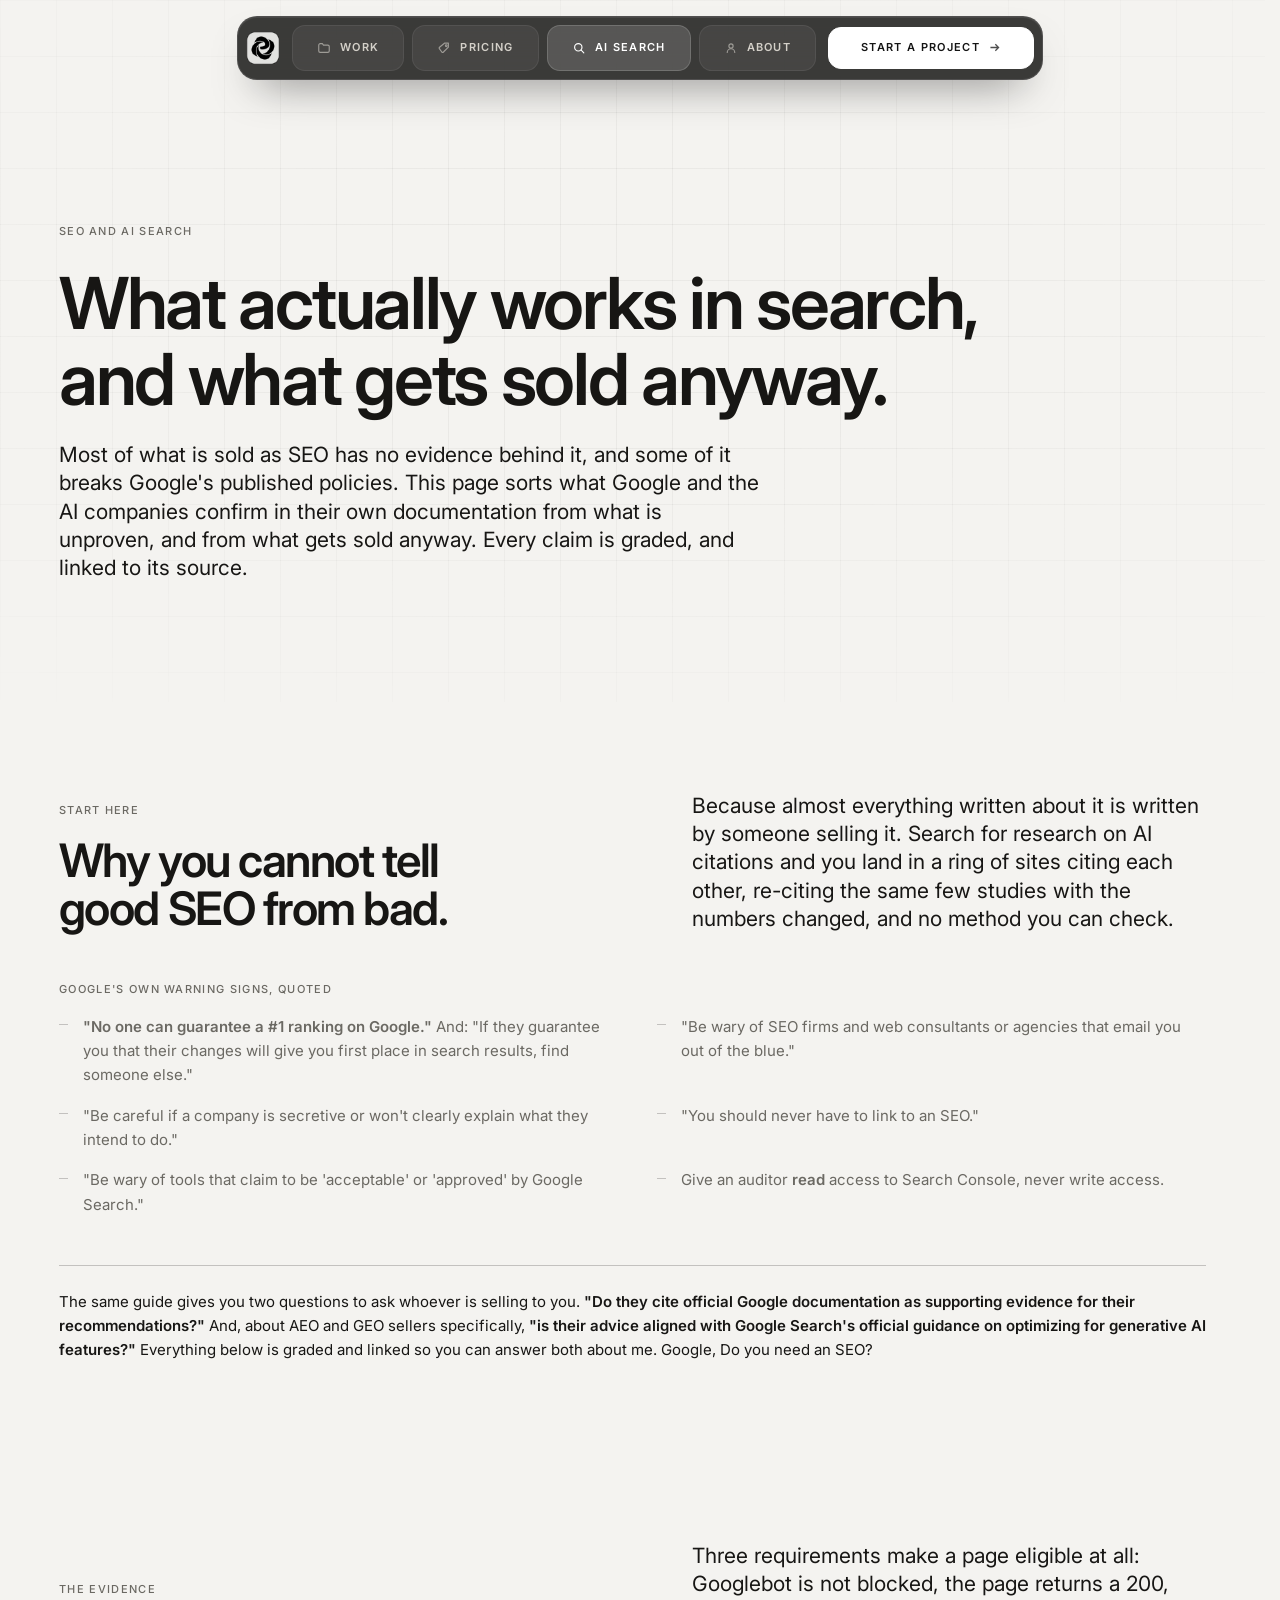
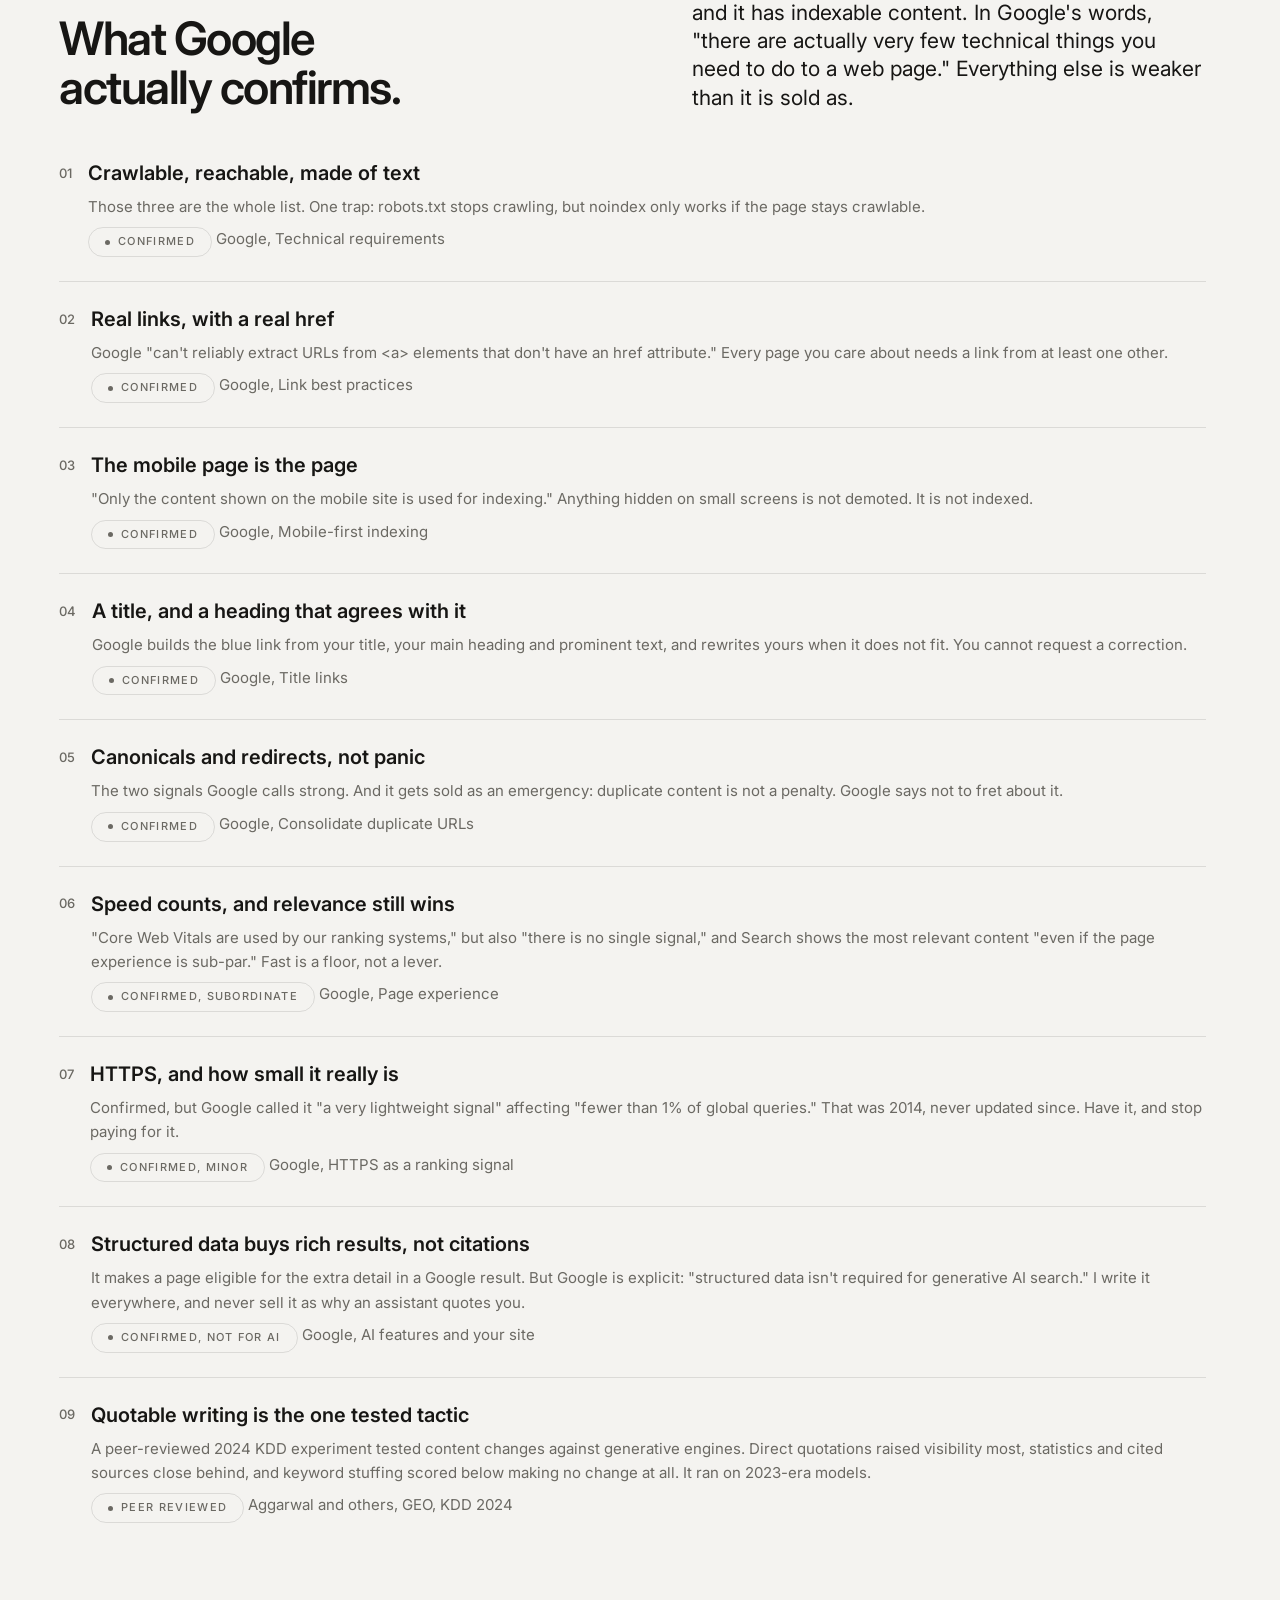
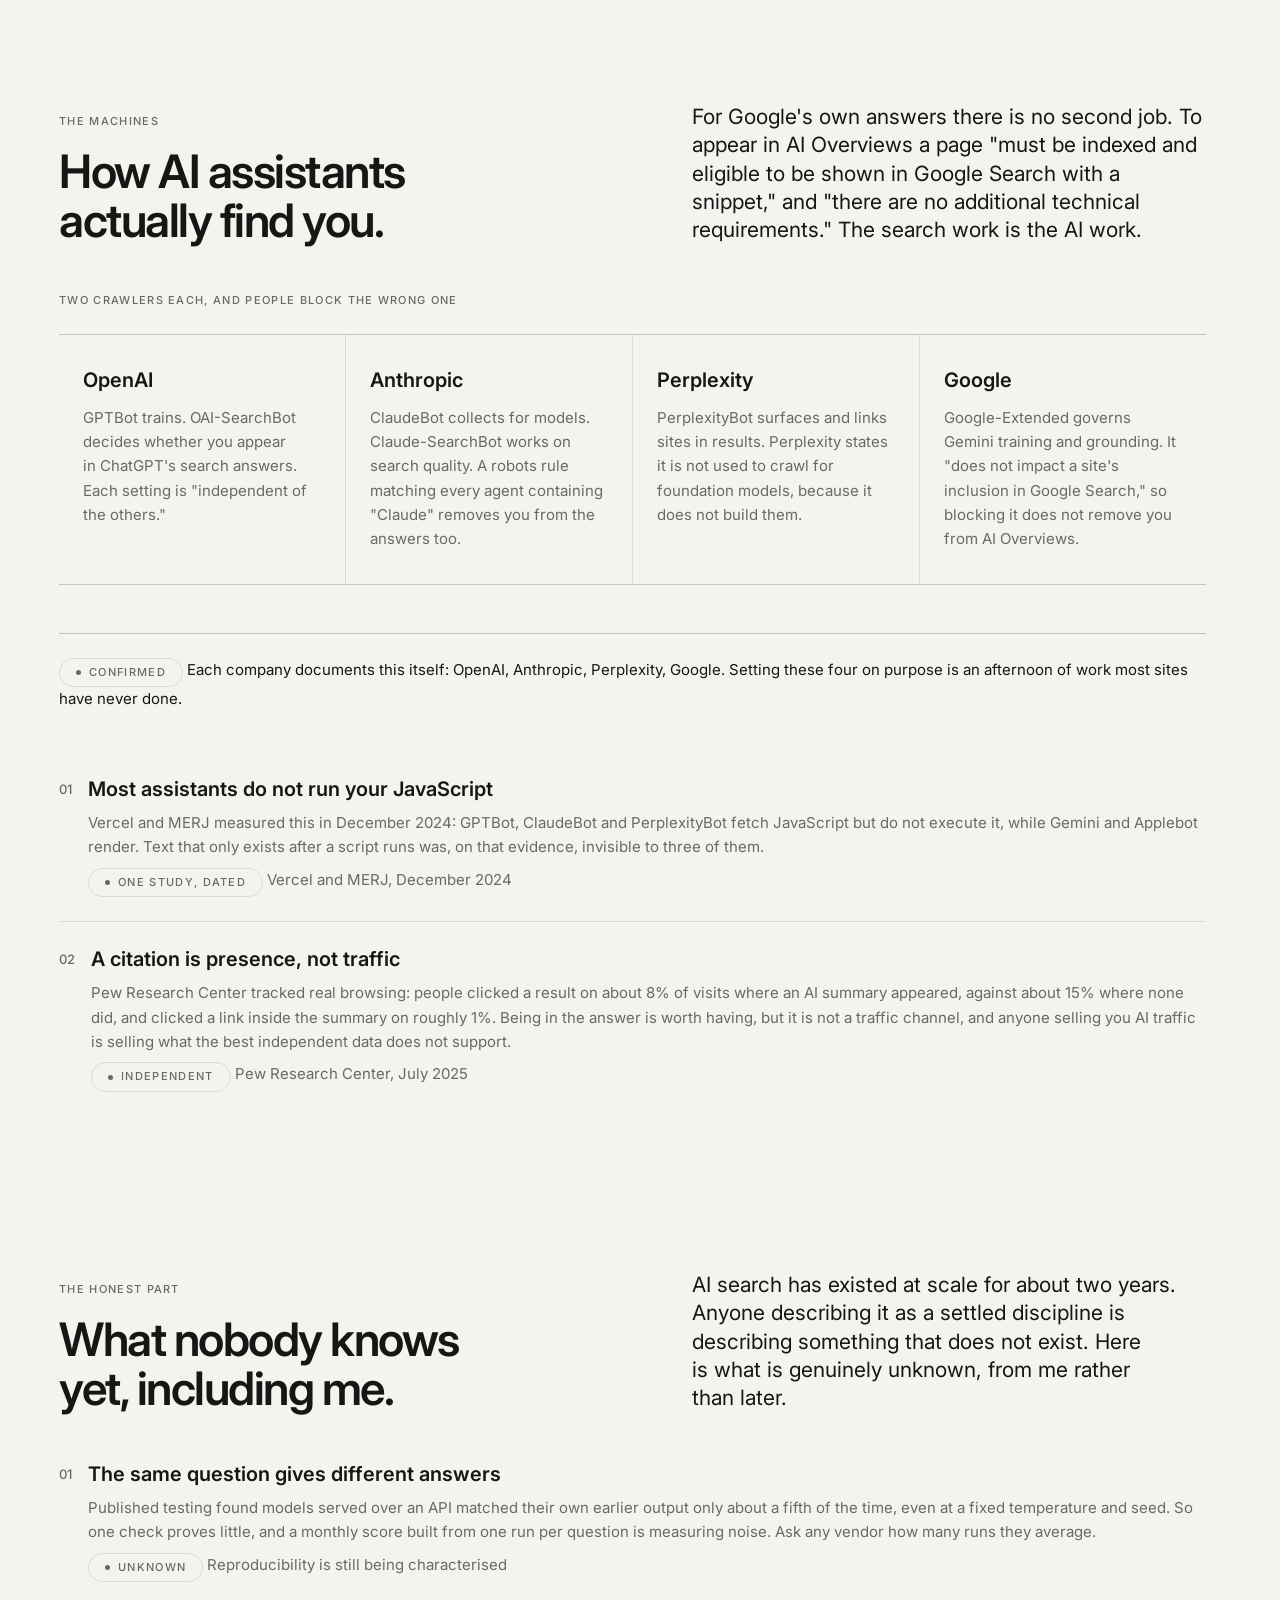
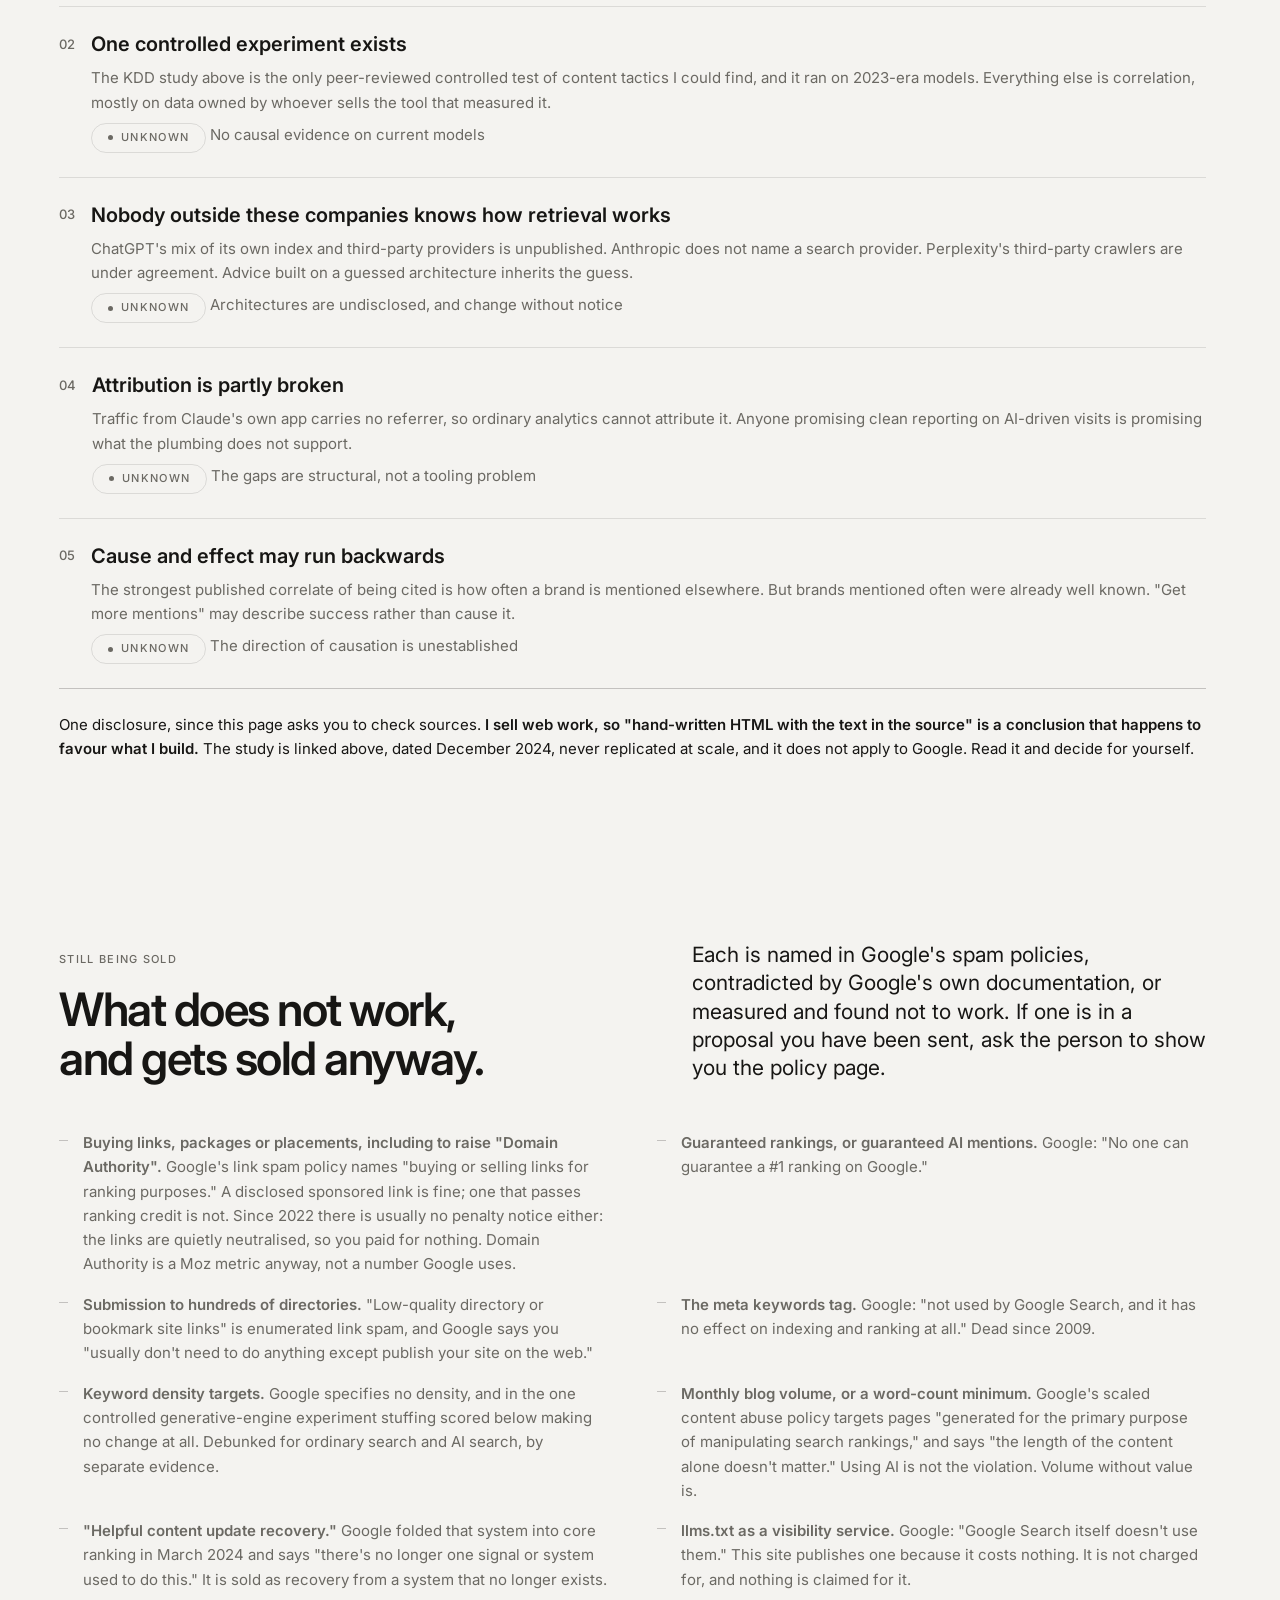
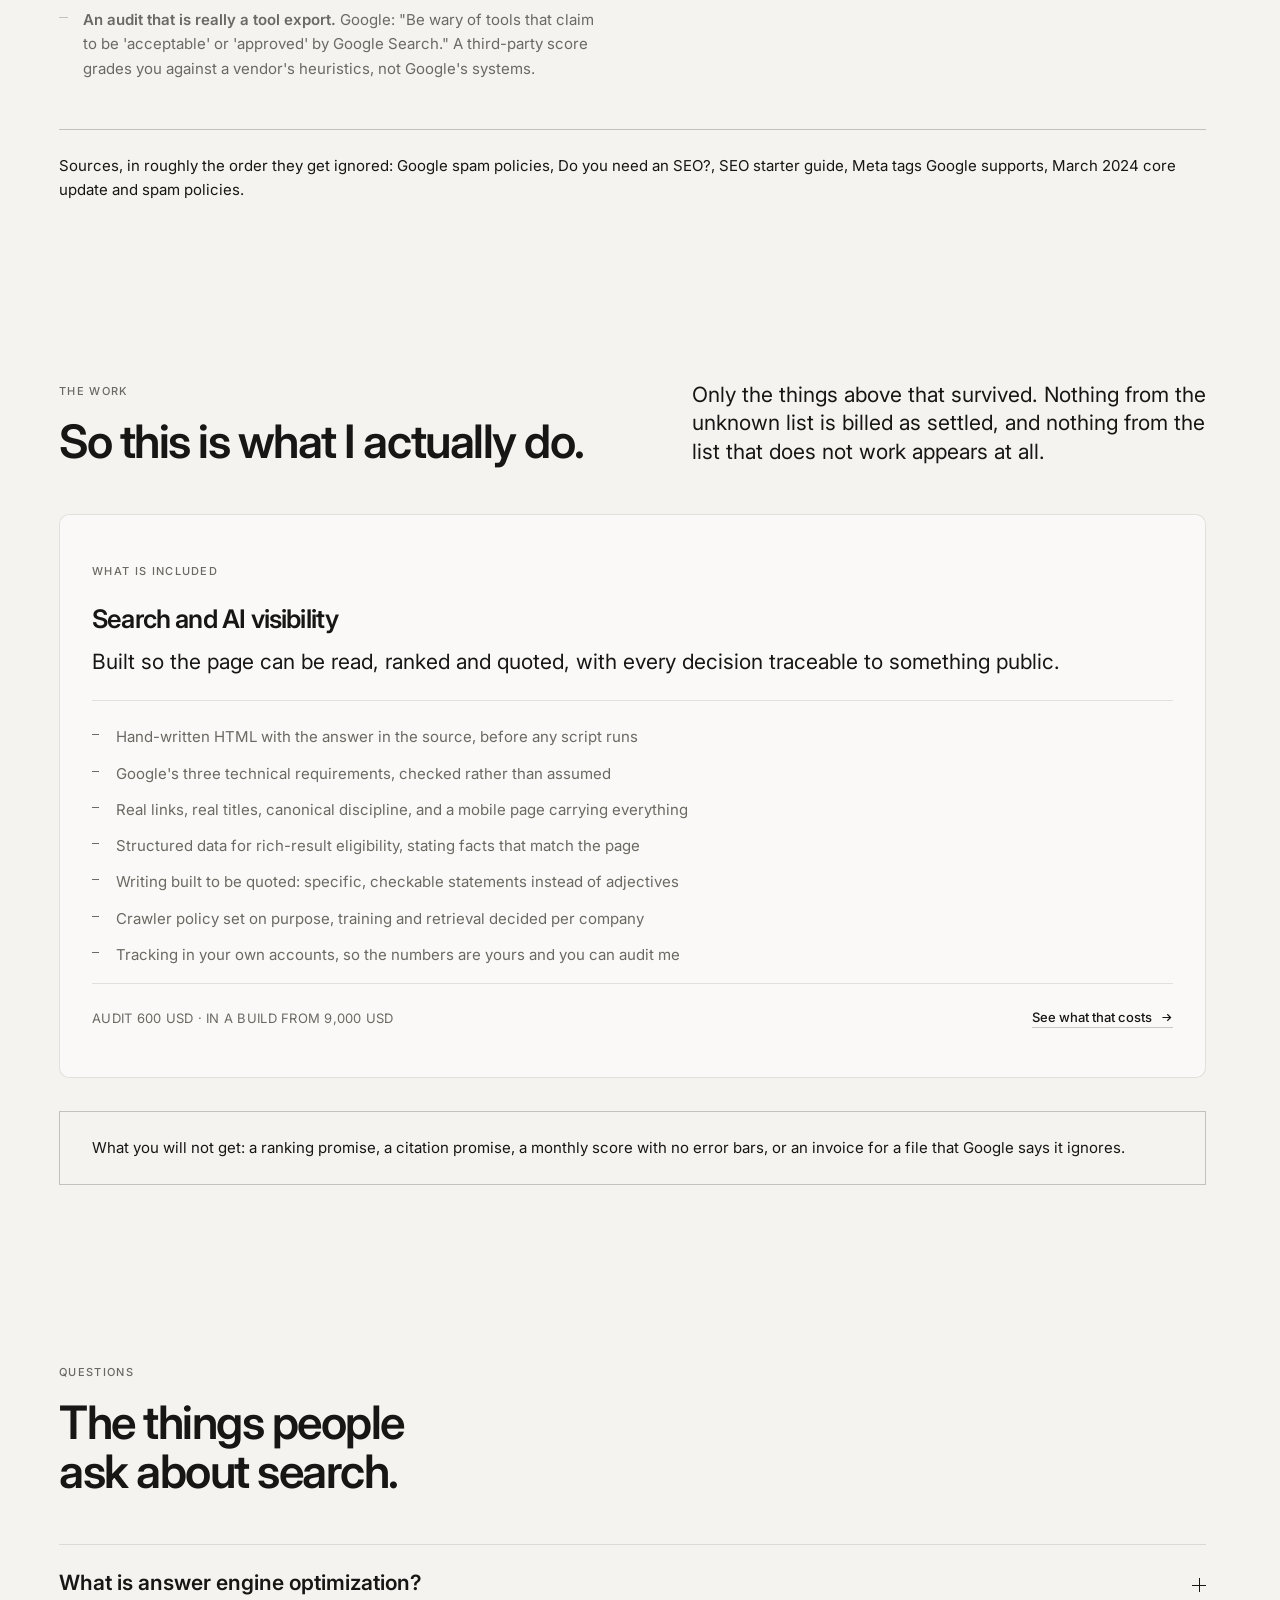
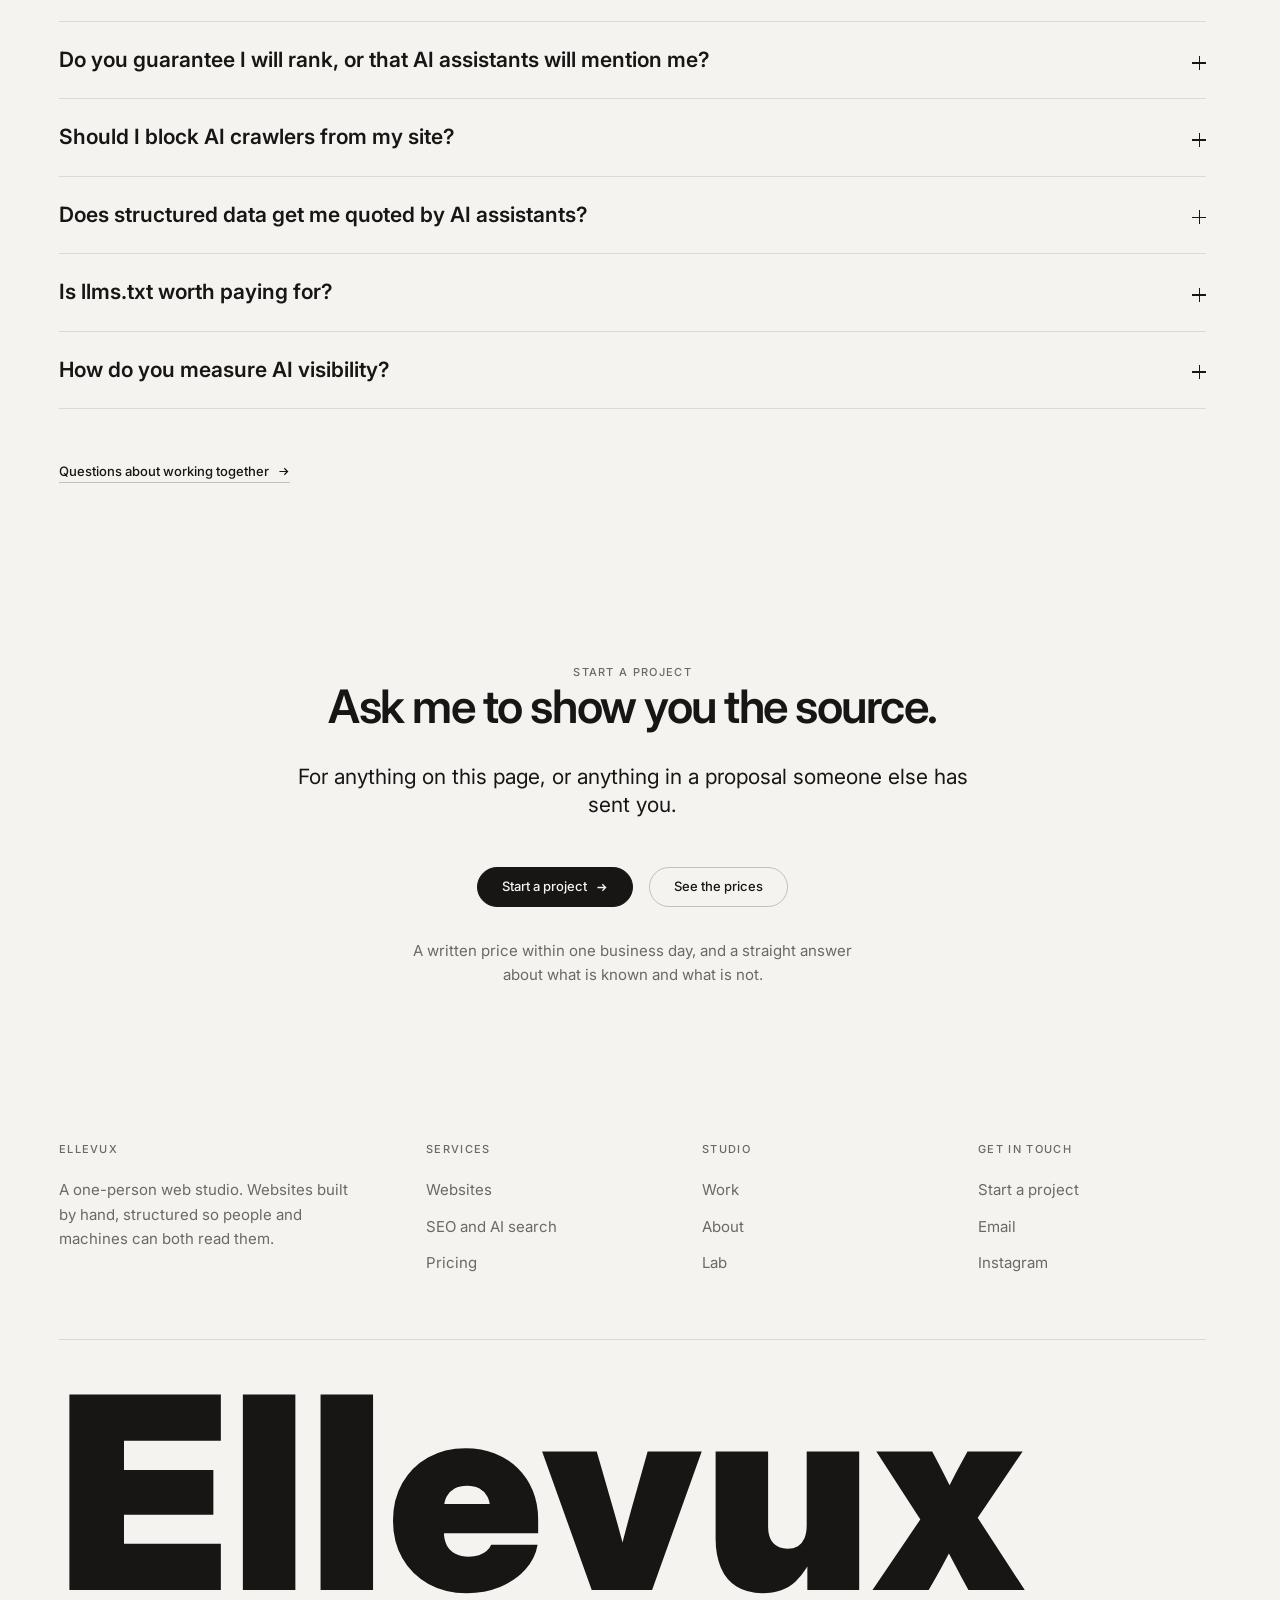
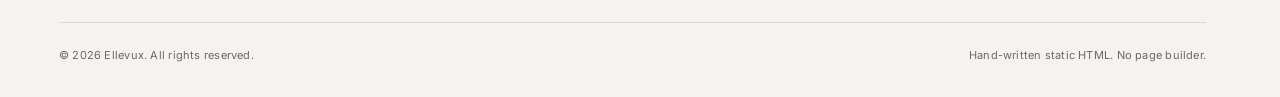
<file: ai-search/index.html>
<!DOCTYPE html>
<html lang="en">
<head>
<meta charset="utf-8">
<meta name="viewport" content="width=device-width, initial-scale=1, viewport-fit=cover">
<title>SEO and AI search · Ellevux</title>
<meta name="description" content="What actually works in search and AI visibility, what is unproven, and what gets sold anyway. Every claim graded by evidence strength, with the source linked.">
<meta name="theme-color" content="#f8f8f6">
<link rel="canonical" href="https://ellevux-studio.vercel.app/ai-search/">
<meta property="og:type" content="website">
<meta property="og:site_name" content="Ellevux">
<meta property="og:url" content="https://ellevux-studio.vercel.app/ai-search/">
<meta property="og:title" content="SEO and AI search · Ellevux">
<meta property="og:description" content="What actually works in search, what is unproven, and what gets sold anyway. Every claim graded, with the source linked.">
<meta property="og:image" content="https://ellevux-studio.vercel.app/og.png">
<meta name="twitter:card" content="summary_large_image">
<link rel="icon" href="/assets/img/favicon-32.png" sizes="32x32" type="image/png">
<link rel="icon" href="/assets/img/favicon-64.png" sizes="64x64" type="image/png">
<link rel="apple-touch-icon" href="/assets/img/apple-touch-icon.png">
<link rel="preconnect" href="https://fonts.googleapis.com">
<link rel="preconnect" href="https://fonts.gstatic.com" crossorigin>
<link rel="stylesheet" href="https://fonts.googleapis.com/css2?family=Inter:opsz,wght@14..32,400..700&display=swap">
<link rel="stylesheet" href="/assets/css/site.css?v=22">

<script type="application/ld+json">
{
  "@context": "https://schema.org",
  "@graph": [
    {
      "@type": "Organization",
      "@id": "https://ellevux-studio.vercel.app/#studio",
      "name": "Ellevux",
      "url": "https://ellevux-studio.vercel.app/",
      "email": "yuvrajsinghgill5492@gmail.com",
      "sameAs": ["https://www.instagram.com/ellevux.studio"],
      "founder": { "@type": "Person", "name": "Yuvi" }
    },
    {
      "@type": "WebPage",
      "@id": "https://ellevux-studio.vercel.app/ai-search/#webpage",
      "url": "https://ellevux-studio.vercel.app/ai-search/",
      "name": "SEO and AI search · Ellevux",
      "description": "What actually works in search and AI visibility, what is unproven, and what gets sold anyway. Every claim graded by evidence strength, with the source linked.",
      "about": { "@id": "https://ellevux-studio.vercel.app/#studio" }
    },
    {
      "@type": "BreadcrumbList",
      "@id": "https://ellevux-studio.vercel.app/ai-search/#breadcrumbs",
      "itemListElement": [
        { "@type": "ListItem", "position": 1, "name": "Ellevux", "item": "https://ellevux-studio.vercel.app/" },
        { "@type": "ListItem", "position": 2, "name": "SEO and AI search", "item": "https://ellevux-studio.vercel.app/ai-search/" }
      ]
    },
    {
      "@type": "FAQPage",
      "@id": "https://ellevux-studio.vercel.app/ai-search/#faq",
      "isPartOf": { "@id": "https://ellevux-studio.vercel.app/ai-search/#webpage" },
      "mainEntity": [
        {
          "@type": "Question",
          "name": "What is answer engine optimization?",
          "acceptedAnswer": {
            "@type": "Answer",
            "text": "Answer engine optimization, or AEO, is the work of making a page quotable by AI assistants rather than only rankable by a search engine. In practice that means a short plain-text answer near the top of each page, real text in the HTML rather than text drawn by a script, and headings that match how people actually ask."
          }
        },
        {
          "@type": "Question",
          "name": "Do you guarantee I will rank, or that AI assistants will mention me?",
          "acceptedAnswer": {
            "@type": "Answer",
            "text": "No, and nobody honestly can. Google's own guidance on hiring an SEO says no one can guarantee a number one ranking, and that you should find someone else if they promise it. What I control is the work: a fast site, clean structure, real text in the HTML, and tracking in your own accounts so you can check the results yourself."
          }
        },
        {
          "@type": "Question",
          "name": "Should I block AI crawlers from my site?",
          "acceptedAnswer": {
            "@type": "Answer",
            "text": "That is two decisions, not one. Each company runs a separate crawler for training and for search. OpenAI documents GPTBot for training and OAI-SearchBot for its search results, and states that the settings are independent of each other. Blocking the search crawler removes you from the answers. Blocking the training crawler does not."
          }
        },
        {
          "@type": "Question",
          "name": "Does structured data get me quoted by AI assistants?",
          "acceptedAnswer": {
            "@type": "Answer",
            "text": "No. Google's own documentation says structured data is not required for generative AI search, and that there is no special markup to add for it. Schema earns its place by making a page eligible for rich results in ordinary search, and by stating facts that agree with the visible page. I add it for that."
          }
        },
        {
          "@type": "Question",
          "name": "Is llms.txt worth paying for?",
          "acceptedAnswer": {
            "@type": "Answer",
            "text": "No, and I do not charge for it. It is a community proposal rather than a standard, and Google states plainly that Google Search does not use these files. No major AI company has committed to reading one for citation. I publish one on this site because it costs nothing, and I claim nothing for it."
          }
        },
        {
          "@type": "Question",
          "name": "How do you measure AI visibility?",
          "acceptedAnswer": {
            "@type": "Answer",
            "text": "Carefully, and with the spread shown. Asking an assistant the same question twice can return different sources, so a single check proves very little. I run each question repeatedly and report the range rather than one number. A tool reporting a tidy monthly score from one run per question is reporting noise."
          }
        }
      ]
    }
  ]
}
</script>
</head>
<body>

<a class="skip-link" href="#main">Skip to content</a>

<header class="nav" id="nav">
  <div class="nav__dock">
    <a class="nav__brand" href="/" aria-label="Ellevux, home">
      <img class="nav__mark" src="/assets/img/logo-mark-light.png" alt="" width="34" height="34">
    </a>

    <nav class="nav__links" aria-label="Primary">
      <a class="nav__link" href="/work/">
        <svg viewBox="0 0 16 16" fill="none" aria-hidden="true"><path d="M2 4.6A1.6 1.6 0 0 1 3.6 3h2.5l1.3 1.7h5A1.6 1.6 0 0 1 14 6.3v5.1A1.6 1.6 0 0 1 12.4 13H3.6A1.6 1.6 0 0 1 2 11.4z" stroke="currentColor" stroke-width="1.3" stroke-linejoin="round"/></svg>
        Work
      </a>
      <a class="nav__link" href="/pricing/">
        <svg viewBox="0 0 16 16" fill="none" aria-hidden="true"><path d="M8.5 2.5H13V7l-5.6 5.6a1.3 1.3 0 0 1-1.9 0L2.9 9a1.3 1.3 0 0 1 0-1.9z" stroke="currentColor" stroke-width="1.3" stroke-linejoin="round"/><circle cx="10.6" cy="5.4" r="1" stroke="currentColor" stroke-width="1.2"/></svg>
        Pricing
      </a>
      <a class="nav__link" href="/ai-search/" aria-current="page">
        <svg viewBox="0 0 16 16" fill="none" aria-hidden="true"><circle cx="7.2" cy="7.2" r="4.2" stroke="currentColor" stroke-width="1.3"/><path d="m10.5 10.5 3 3" stroke="currentColor" stroke-width="1.3" stroke-linecap="round"/></svg>
        AI search
      </a>
      <a class="nav__link" href="/about/">
        <svg viewBox="0 0 16 16" fill="none" aria-hidden="true"><circle cx="8" cy="5.7" r="2.4" stroke="currentColor" stroke-width="1.3"/><path d="M3.7 13.1a4.3 4.3 0 0 1 8.6 0" stroke="currentColor" stroke-width="1.3" stroke-linecap="round"/></svg>
        About
      </a>
    </nav>

    <a class="btn btn--primary nav__cta" href="/contact/">Start a project <svg class="btn__arrow" viewBox="0 0 16 16" fill="none" aria-hidden="true"><path d="M3 8h10M9 4l4 4-4 4" stroke="currentColor" stroke-width="1.6"/></svg></a>

    <button class="nav__burger" id="nav-toggle" type="button"
            aria-expanded="false" aria-controls="nav-drawer" aria-label="Open menu">
      <span></span><span></span><span></span>
    </button>
  </div>
</header>

<div class="drawer" id="nav-drawer" data-open="false" aria-label="Menu">
  <a class="drawer__link" href="/work/">Work</a>
  <a class="drawer__link" href="/pricing/">Pricing</a>
  <a class="drawer__link" href="/ai-search/">AI search</a>
  <a class="drawer__link" href="/about/">About</a>
  <img class="drawer__lockup" src="/assets/img/logo-lockup-420.png" alt=""
       width="210" height="70" loading="lazy" decoding="async">
  <div class="drawer__foot">
    <a class="btn btn--primary" href="/contact/">Start a project <svg class="btn__arrow" viewBox="0 0 16 16" fill="none" aria-hidden="true"><path d="M3 8h10M9 4l4 4-4 4" stroke="currentColor" stroke-width="1.6"/></svg></a>
  </div>
</div>

<main id="main">

  <!-- ====================================================
       BAND 1 · HERO · paper
       The answer comes first, in plain text, in the HTML.
       That is the practice this page argues for, so the page
       has to be built the way it says.
       ==================================================== -->
  <section class="band hero grid-field grid-field--fade" id="hero" data-band="paper" aria-labelledby="ais-title">
    <div class="container">
      <p class="label">SEO and AI search</p>
      <h1 id="ais-title" style="margin-top:var(--s-5);max-width:30ch">What actually works in search, and what gets sold anyway.</h1>
      <p class="lead" style="margin-top:var(--s-5)">
        Most of what is sold as SEO has no evidence behind it, and some of it breaks Google's
        published policies. This page sorts what Google and the AI companies confirm in their
        own documentation from what is unproven, and from what gets sold anyway. Every claim
        is graded, and linked to its source.
      </p>
    </div>
  </section>

  <!-- ====================================================
       BAND 2 · WHY YOU CANNOT TELL · ink
       Not "agencies are bad" but "the information supply is
       broken, and here is the buyer's guide nobody showed you."
       ==================================================== -->
  <section class="band" data-band="ink" aria-labelledby="tell-title">
    <div class="container">
      <div class="head head--split" data-reveal>
        <div>
          <p class="label">Start here</p>
          <h2 id="tell-title">Why you cannot tell good SEO from bad.</h2>
        </div>
        <p class="lead head__lead">
          Because almost everything written about it is written by someone selling it. Search for
          research on AI citations and you land in a ring of sites citing each other, re-citing
          the same few studies with the numbers changed, and no method you can check.
        </p>
      </div>

      <div data-reveal>
        <p class="label" style="margin-bottom:var(--s-4)">Google's own warning signs, quoted</p>
        <ul class="excludes__list">
          <li><strong>"No one can guarantee a #1 ranking on Google."</strong> And: "If they guarantee you that their changes will give you first place in search results, find someone else."</li>
          <li>"Be wary of SEO firms and web consultants or agencies that email you out of the blue."</li>
          <li>"Be careful if a company is secretive or won't clearly explain what they intend to do."</li>
          <li>"You should never have to link to an SEO."</li>
          <li>"Be wary of tools that claim to be 'acceptable' or 'approved' by Google Search."</li>
          <li>Give an auditor <strong>read</strong> access to Search Console, never write access.</li>
        </ul>

        <p class="aeo__source" style="margin-top:var(--s-7)">
          The same guide gives you two questions to ask whoever is selling to you.
          <strong>"Do they cite official Google documentation as supporting evidence for their
          recommendations?"</strong> And, about AEO and GEO sellers specifically,
          <strong>"is their advice aligned with Google Search's official guidance on optimizing
          for generative AI features?"</strong> Everything below is graded and linked so you can
          answer both about me.
          <a href="https://developers.google.com/search/docs/fundamentals/do-i-need-seo">Google, Do you need an SEO?</a>
        </p>
      </div>
    </div>
  </section>

  <!-- ====================================================
       BAND 3 · WHAT GOOGLE CONFIRMS · paper
       Every point carries a .status-pill tier and a source.
       The pill is reused from the retired "open for projects"
       chip: information, never the action colour.
       ==================================================== -->
  <section class="band" data-band="paper" aria-labelledby="conf-title">
    <div class="container">
      <div class="head head--split" data-reveal>
        <div>
          <p class="label">The evidence</p>
          <h2 id="conf-title">What Google actually confirms.</h2>
        </div>
        <p class="lead head__lead">
          Three requirements make a page eligible at all: Googlebot is not blocked, the page
          returns a 200, and it has indexable content. In Google's words, "there are actually
          very few technical things you need to do to a web page." Everything else is weaker
          than it is sold as.
        </p>
      </div>

      <div class="aeo__points" data-reveal>
        <div class="aeo__point">
          <span class="aeo__point-num">01</span>
          <div>
            <h4>Crawlable, reachable, made of text</h4>
            <p>Those three are the whole list. One trap: robots.txt stops crawling, but noindex only works if the page stays crawlable.</p>
            <p><span class="status-pill">Confirmed</span> <a href="https://developers.google.com/search/docs/essentials/technical">Google, Technical requirements</a></p>
          </div>
        </div>

        <div class="aeo__point">
          <span class="aeo__point-num">02</span>
          <div>
            <h4>Real links, with a real href</h4>
            <p>Google "can't reliably extract URLs from &lt;a&gt; elements that don't have an href attribute." Every page you care about needs a link from at least one other.</p>
            <p><span class="status-pill">Confirmed</span> <a href="https://developers.google.com/search/docs/crawling-indexing/links-crawlable">Google, Link best practices</a></p>
          </div>
        </div>

        <div class="aeo__point">
          <span class="aeo__point-num">03</span>
          <div>
            <h4>The mobile page is the page</h4>
            <p>"Only the content shown on the mobile site is used for indexing." Anything hidden on small screens is not demoted. It is not indexed.</p>
            <p><span class="status-pill">Confirmed</span> <a href="https://developers.google.com/search/docs/crawling-indexing/mobile/mobile-sites-mobile-first-indexing">Google, Mobile-first indexing</a></p>
          </div>
        </div>

        <div class="aeo__point">
          <span class="aeo__point-num">04</span>
          <div>
            <h4>A title, and a heading that agrees with it</h4>
            <p>Google builds the blue link from your title, your main heading and prominent text, and rewrites yours when it does not fit. You cannot request a correction.</p>
            <p><span class="status-pill">Confirmed</span> <a href="https://developers.google.com/search/docs/appearance/title-link">Google, Title links</a></p>
          </div>
        </div>

        <div class="aeo__point">
          <span class="aeo__point-num">05</span>
          <div>
            <h4>Canonicals and redirects, not panic</h4>
            <p>The two signals Google calls strong. And it gets sold as an emergency: duplicate content is not a penalty. Google says not to fret about it.</p>
            <p><span class="status-pill">Confirmed</span> <a href="https://developers.google.com/search/docs/crawling-indexing/consolidate-duplicate-urls">Google, Consolidate duplicate URLs</a></p>
          </div>
        </div>

        <div class="aeo__point">
          <span class="aeo__point-num">06</span>
          <div>
            <h4>Speed counts, and relevance still wins</h4>
            <p>"Core Web Vitals are used by our ranking systems," but also "there is no single signal," and Search shows the most relevant content "even if the page experience is sub-par." Fast is a floor, not a lever.</p>
            <p><span class="status-pill">Confirmed, subordinate</span> <a href="https://developers.google.com/search/docs/appearance/page-experience">Google, Page experience</a></p>
          </div>
        </div>

        <div class="aeo__point">
          <span class="aeo__point-num">07</span>
          <div>
            <h4>HTTPS, and how small it really is</h4>
            <p>Confirmed, but Google called it "a very lightweight signal" affecting "fewer than 1% of global queries." That was 2014, never updated since. Have it, and stop paying for it.</p>
            <p><span class="status-pill">Confirmed, minor</span> <a href="https://developers.google.com/search/blog/2014/08/https-as-ranking-signal">Google, HTTPS as a ranking signal</a></p>
          </div>
        </div>

        <div class="aeo__point">
          <span class="aeo__point-num">08</span>
          <div>
            <h4>Structured data buys rich results, not citations</h4>
            <p>It makes a page eligible for the extra detail in a Google result. But Google is explicit: "structured data isn't required for generative AI search." I write it everywhere, and never sell it as why an assistant quotes you.</p>
            <p><span class="status-pill">Confirmed, not for AI</span> <a href="https://developers.google.com/search/docs/fundamentals/ai-optimization-guide">Google, AI features and your site</a></p>
          </div>
        </div>

        <div class="aeo__point">
          <span class="aeo__point-num">09</span>
          <div>
            <h4>Quotable writing is the one tested tactic</h4>
            <p>A peer-reviewed 2024 KDD experiment tested content changes against generative engines. Direct quotations raised visibility most, statistics and cited sources close behind, and keyword stuffing scored below making no change at all. It ran on 2023-era models.</p>
            <p><span class="status-pill">Peer reviewed</span> <a href="https://arxiv.org/abs/2311.09735">Aggarwal and others, GEO, KDD 2024</a></p>
          </div>
        </div>
      </div>
    </div>
  </section>

  <!-- ====================================================
       BAND 4 · HOW AI ASSISTANTS WORK · ink
       The crawler split is the most useful thing on the page:
       concrete, checkable, and almost always set by accident.
       ==================================================== -->
  <section class="band" data-band="ink" aria-labelledby="how-title">
    <div class="container">
      <div class="head head--split" data-reveal>
        <div>
          <p class="label">The machines</p>
          <h2 id="how-title">How AI assistants actually find you.</h2>
        </div>
        <p class="lead head__lead">
          For Google's own answers there is no second job. To appear in AI Overviews a page
          "must be indexed and eligible to be shown in Google Search with a snippet," and
          "there are no additional technical requirements." The search work is the AI work.
        </p>
      </div>

      <div data-reveal>
        <p class="label" style="margin-bottom:var(--s-5)">Two crawlers each, and people block the wrong one</p>
        <div class="problems">
          <div class="problems__item">
            <h4>OpenAI</h4>
            <p>GPTBot trains. OAI-SearchBot decides whether you appear in ChatGPT's search answers. Each setting is "independent of the others."</p>
          </div>
          <div class="problems__item">
            <h4>Anthropic</h4>
            <p>ClaudeBot collects for models. Claude-SearchBot works on search quality. A robots rule matching every agent containing "Claude" removes you from the answers too.</p>
          </div>
          <div class="problems__item">
            <h4>Perplexity</h4>
            <p>PerplexityBot surfaces and links sites in results. Perplexity states it is not used to crawl for foundation models, because it does not build them.</p>
          </div>
          <div class="problems__item">
            <h4>Google</h4>
            <p>Google-Extended governs Gemini training and grounding. It "does not impact a site's inclusion in Google Search," so blocking it does not remove you from AI Overviews.</p>
          </div>
        </div>

        <p class="aeo__source" style="margin-top:var(--s-7)">
          <span class="status-pill">Confirmed</span>
          Each company documents this itself:
          <a href="https://developers.openai.com/api/docs/bots">OpenAI</a>,
          <a href="https://support.claude.com/en/articles/8896518-does-anthropic-crawl-data-from-the-web-and-how-can-site-owners-block-the-crawler">Anthropic</a>,
          <a href="https://docs.perplexity.ai/guides/bots">Perplexity</a>,
          <a href="https://developers.google.com/search/docs/crawling-indexing/google-common-crawlers">Google</a>.
          Setting these four on purpose is an afternoon of work most sites have never done.
        </p>
      </div>

      <div class="aeo__points" style="margin-top:var(--s-8)" data-reveal>
        <div class="aeo__point">
          <span class="aeo__point-num">01</span>
          <div>
            <h4>Most assistants do not run your JavaScript</h4>
            <p>Vercel and MERJ measured this in December 2024: GPTBot, ClaudeBot and PerplexityBot fetch JavaScript but do not execute it, while Gemini and Applebot render. Text that only exists after a script runs was, on that evidence, invisible to three of them.</p>
            <p><span class="status-pill">One study, dated</span> <a href="https://vercel.com/blog/the-rise-of-the-ai-crawler">Vercel and MERJ, December 2024</a></p>
          </div>
        </div>

        <div class="aeo__point">
          <span class="aeo__point-num">02</span>
          <div>
            <h4>A citation is presence, not traffic</h4>
            <p>Pew Research Center tracked real browsing: people clicked a result on about 8% of visits where an AI summary appeared, against about 15% where none did, and clicked a link inside the summary on roughly 1%. Being in the answer is worth having, but it is not a traffic channel, and anyone selling you AI traffic is selling what the best independent data does not support.</p>
            <p><span class="status-pill">Independent</span> <a href="https://www.pewresearch.org/short-reads/2025/07/22/google-users-are-less-likely-to-click-on-links-when-an-ai-summary-appears-in-the-results/">Pew Research Center, July 2025</a></p>
          </div>
        </div>
      </div>
    </div>
  </section>

  <!-- ====================================================
       BAND 5 · WHAT NOBODY KNOWS · paper
       The section that sells, because no competitor has one.
       Ends with a conflict-of-interest disclosure about this
       studio's own argument, at full size.
       ==================================================== -->
  <section class="band" data-band="paper" aria-labelledby="unk-title">
    <div class="container">
      <div class="head head--split" data-reveal>
        <div>
          <p class="label">The honest part</p>
          <h2 id="unk-title">What nobody knows yet, including me.</h2>
        </div>
        <p class="lead head__lead">
          AI search has existed at scale for about two years. Anyone describing it as a settled
          discipline is describing something that does not exist. Here is what is genuinely
          unknown, from me rather than later.
        </p>
      </div>

      <div class="aeo__points" data-reveal>
        <div class="aeo__point">
          <span class="aeo__point-num">01</span>
          <div>
            <h4>The same question gives different answers</h4>
            <p>Published testing found models served over an API matched their own earlier output only about a fifth of the time, even at a fixed temperature and seed. So one check proves little, and a monthly score built from one run per question is measuring noise. Ask any vendor how many runs they average.</p>
            <p><span class="status-pill">Unknown</span> Reproducibility is still being characterised</p>
          </div>
        </div>

        <div class="aeo__point">
          <span class="aeo__point-num">02</span>
          <div>
            <h4>One controlled experiment exists</h4>
            <p>The KDD study above is the only peer-reviewed controlled test of content tactics I could find, and it ran on 2023-era models. Everything else is correlation, mostly on data owned by whoever sells the tool that measured it.</p>
            <p><span class="status-pill">Unknown</span> No causal evidence on current models</p>
          </div>
        </div>

        <div class="aeo__point">
          <span class="aeo__point-num">03</span>
          <div>
            <h4>Nobody outside these companies knows how retrieval works</h4>
            <p>ChatGPT's mix of its own index and third-party providers is unpublished. Anthropic does not name a search provider. Perplexity's third-party crawlers are under agreement. Advice built on a guessed architecture inherits the guess.</p>
            <p><span class="status-pill">Unknown</span> Architectures are undisclosed, and change without notice</p>
          </div>
        </div>

        <div class="aeo__point">
          <span class="aeo__point-num">04</span>
          <div>
            <h4>Attribution is partly broken</h4>
            <p>Traffic from Claude's own app carries no referrer, so ordinary analytics cannot attribute it. Anyone promising clean reporting on AI-driven visits is promising what the plumbing does not support.</p>
            <p><span class="status-pill">Unknown</span> The gaps are structural, not a tooling problem</p>
          </div>
        </div>

        <div class="aeo__point">
          <span class="aeo__point-num">05</span>
          <div>
            <h4>Cause and effect may run backwards</h4>
            <p>The strongest published correlate of being cited is how often a brand is mentioned elsewhere. But brands mentioned often were already well known. "Get more mentions" may describe success rather than cause it.</p>
            <p><span class="status-pill">Unknown</span> The direction of causation is unestablished</p>
          </div>
        </div>

        <p class="aeo__source">
          One disclosure, since this page asks you to check sources. <strong>I sell web work, so
          "hand-written HTML with the text in the source" is a conclusion that happens to favour
          what I build.</strong> The study is linked above, dated December 2024, never replicated
          at scale, and it does not apply to Google. Read it and decide for yourself.
        </p>
      </div>
    </div>
  </section>

  <!-- ====================================================
       BAND 6 · WHAT DOES NOT WORK · ink
       Names the practice and the policy it breaks, never the
       seller. Every line is checkable against a public Google
       document, which is the point.
       ==================================================== -->
  <section class="band" data-band="ink" aria-labelledby="no-title">
    <div class="container">
      <div class="head head--split" data-reveal>
        <div>
          <p class="label">Still being sold</p>
          <h2 id="no-title">What does not work, and gets sold anyway.</h2>
        </div>
        <p class="lead head__lead">
          Each is named in Google's spam policies, contradicted by Google's own documentation, or
          measured and found not to work. If one is in a proposal you have been sent, ask the
          person to show you the policy page.
        </p>
      </div>

      <div data-reveal>
        <ul class="excludes__list">
          <li><strong>Buying links, packages or placements, including to raise "Domain Authority".</strong> Google's link spam policy names "buying or selling links for ranking purposes." A disclosed sponsored link is fine; one that passes ranking credit is not. Since 2022 there is usually no penalty notice either: the links are quietly neutralised, so you paid for nothing. Domain Authority is a Moz metric anyway, not a number Google uses.</li>
          <li><strong>Guaranteed rankings, or guaranteed AI mentions.</strong> Google: "No one can guarantee a #1 ranking on Google."</li>
          <li><strong>Submission to hundreds of directories.</strong> "Low-quality directory or bookmark site links" is enumerated link spam, and Google says you "usually don't need to do anything except publish your site on the web."</li>
          <li><strong>The meta keywords tag.</strong> Google: "not used by Google Search, and it has no effect on indexing and ranking at all." Dead since 2009.</li>
          <li><strong>Keyword density targets.</strong> Google specifies no density, and in the one controlled generative-engine experiment stuffing scored below making no change at all. Debunked for ordinary search and AI search, by separate evidence.</li>
          <li><strong>Monthly blog volume, or a word-count minimum.</strong> Google's scaled content abuse policy targets pages "generated for the primary purpose of manipulating search rankings," and says "the length of the content alone doesn't matter." Using AI is not the violation. Volume without value is.</li>
          <li><strong>"Helpful content update recovery."</strong> Google folded that system into core ranking in March 2024 and says "there's no longer one signal or system used to do this." It is sold as recovery from a system that no longer exists.</li>
          <li><strong>llms.txt as a visibility service.</strong> Google: "Google Search itself doesn't use them." This site publishes one because it costs nothing. It is not charged for, and nothing is claimed for it.</li>
          <li><strong>An audit that is really a tool export.</strong> Google: "Be wary of tools that claim to be 'acceptable' or 'approved' by Google Search." A third-party score grades you against a vendor's heuristics, not Google's systems.</li>
        </ul>

        <p class="aeo__source" style="margin-top:var(--s-7)">
          Sources, in roughly the order they get ignored:
          <a href="https://developers.google.com/search/docs/essentials/spam-policies">Google spam policies</a>,
          <a href="https://developers.google.com/search/docs/fundamentals/do-i-need-seo">Do you need an SEO?</a>,
          <a href="https://developers.google.com/search/docs/fundamentals/seo-starter-guide">SEO starter guide</a>,
          <a href="https://developers.google.com/search/docs/crawling-indexing/special-tags">Meta tags Google supports</a>,
          <a href="https://developers.google.com/search/blog/2024/03/core-update-spam-policies">March 2024 core update and spam policies</a>.
        </p>
      </div>
    </div>
  </section>

  <!-- ====================================================
       BAND 7 · WHAT I DO · paper
       Every item traces to band 3 or band 4. Nothing from
       band 5 is billed as though it were settled.
       ==================================================== -->
  <section class="band" data-band="paper" aria-labelledby="do-title">
    <div class="container">
      <div class="head head--split" data-reveal>
        <div>
          <p class="label">The work</p>
          <h2 id="do-title">So this is what I actually do.</h2>
        </div>
        <p class="lead head__lead">
          Only the things above that survived. Nothing from the unknown list is billed as
          settled, and nothing from the list that does not work appears at all.
        </p>
      </div>

      <div class="card service" data-reveal>
        <p class="label label--on-card">What is included</p>
        <h3 class="service__title">Search and AI visibility</h3>
        <p class="service__promise">Built so the page can be read, ranked and quoted, with every decision traceable to something public.</p>
        <ul class="service__list">
          <li>Hand-written HTML with the answer in the source, before any script runs</li>
          <li>Google's three technical requirements, checked rather than assumed</li>
          <li>Real links, real titles, canonical discipline, and a mobile page carrying everything</li>
          <li>Structured data for rich-result eligibility, stating facts that match the page</li>
          <li>Writing built to be quoted: specific, checkable statements instead of adjectives</li>
          <li>Crawler policy set on purpose, training and retrieval decided per company</li>
          <li>Tracking in your own accounts, so the numbers are yours and you can audit me</li>
        </ul>
        <div class="service__foot">
          <span class="service__from">Audit 600 USD &middot; In a build from 9,000 USD</span>
          <a class="btn btn--text" href="/pricing/">
            See what that costs
            <svg class="btn__arrow" viewBox="0 0 16 16" fill="none" aria-hidden="true"><path d="M3 8h10M9 4l4 4-4 4" stroke="currentColor" stroke-width="1.5"/></svg>
          </a>
        </div>
      </div>

      <p class="steps__note" data-reveal style="margin-top:var(--s-6)">
        What you will not get: a ranking promise, a citation promise, a monthly score with no
        error bars, or an invoice for a file that Google says it ignores.
      </p>
    </div>
  </section>

  <!-- ====================================================
       BAND 8 · QUESTIONS · ink
       Self-contained answers, 40 to 60 words, mirrored
       verbatim in the FAQPage above. Two of these moved here
       from /about/, where they were being buried.
       ==================================================== -->
  <section class="band" data-band="ink" id="faq" aria-labelledby="aisfaq-title">
    <div class="container">
      <div class="head" data-reveal>
        <p class="label">Questions</p>
        <h2 id="aisfaq-title">The things people ask about search.</h2>
      </div>

      <div class="faq">
        <details class="faq__item">
          <summary class="faq__q">What is answer engine optimization?<span class="faq__icon" aria-hidden="true"></span></summary>
          <div class="faq__a"><p>Answer engine optimization, or AEO, is the work of making a page quotable by AI assistants rather than only rankable by a search engine. In practice that means a short plain-text answer near the top of each page, real text in the HTML rather than text drawn by a script, and headings that match how people actually ask.</p></div>
        </details>

        <details class="faq__item">
          <summary class="faq__q">Do you guarantee I will rank, or that AI assistants will mention me?<span class="faq__icon" aria-hidden="true"></span></summary>
          <div class="faq__a"><p>No, and nobody honestly can. Google's own guidance on hiring an SEO says no one can guarantee a number one ranking, and that you should find someone else if they promise it. What I control is the work: a fast site, clean structure, real text in the HTML, and tracking in your own accounts so you can check the results yourself.</p></div>
        </details>

        <details class="faq__item">
          <summary class="faq__q">Should I block AI crawlers from my site?<span class="faq__icon" aria-hidden="true"></span></summary>
          <div class="faq__a"><p>That is two decisions, not one. Each company runs a separate crawler for training and for search. OpenAI documents GPTBot for training and OAI-SearchBot for its search results, and states that the settings are independent of each other. Blocking the search crawler removes you from the answers. Blocking the training crawler does not.</p></div>
        </details>

        <details class="faq__item">
          <summary class="faq__q">Does structured data get me quoted by AI assistants?<span class="faq__icon" aria-hidden="true"></span></summary>
          <div class="faq__a"><p>No. Google's own documentation says structured data is not required for generative AI search, and that there is no special markup to add for it. Schema earns its place by making a page eligible for rich results in ordinary search, and by stating facts that agree with the visible page. I add it for that.</p></div>
        </details>

        <details class="faq__item">
          <summary class="faq__q">Is llms.txt worth paying for?<span class="faq__icon" aria-hidden="true"></span></summary>
          <div class="faq__a"><p>No, and I do not charge for it. It is a community proposal rather than a standard, and Google states plainly that Google Search does not use these files. No major AI company has committed to reading one for citation. I publish one on this site because it costs nothing, and I claim nothing for it.</p></div>
        </details>

        <details class="faq__item">
          <summary class="faq__q">How do you measure AI visibility?<span class="faq__icon" aria-hidden="true"></span></summary>
          <div class="faq__a"><p>Carefully, and with the spread shown. Asking an assistant the same question twice can return different sources, so a single check proves very little. I run each question repeatedly and report the range rather than one number. A tool reporting a tidy monthly score from one run per question is reporting noise.</p></div>
        </details>
      </div>

      <p class="faq__foot" data-reveal>
        <a class="btn btn--text" href="/about/#faq">
          Questions about working together
          <svg class="btn__arrow" viewBox="0 0 16 16" fill="none" aria-hidden="true"><path d="M3 8h10M9 4l4 4-4 4" stroke="currentColor" stroke-width="1.5"/></svg>
        </a>
      </p>
    </div>
  </section>

  <!-- ====================================================
       BAND 9 · CLOSE · paper
       ==================================================== -->
  <section class="band close" data-band="paper" aria-labelledby="sclose-title">
    <div class="container">
      <div data-reveal>
        <p class="label" style="text-align:center">Start a project</p>
        <h2 class="close__title" id="sclose-title">Ask me to show you the source.</h2>
        <p class="lead close__lead" style="text-align:center">
          For anything on this page, or anything in a proposal someone else has sent you.
        </p>
        <div class="btn-row close__cta">
          <a class="btn btn--primary" href="/contact/" data-magnetic>
            <span data-magnetic-text>Start a project</span>
            <svg class="btn__arrow" viewBox="0 0 16 16" fill="none" aria-hidden="true"><path d="M3 8h10M9 4l4 4-4 4" stroke="currentColor" stroke-width="1.6"/></svg>
          </a>
          <a class="btn btn--ghost" href="/pricing/">See the prices</a>
        </div>
        <p class="close__promise">
          A written price within one business day, and a straight answer about what is known
          and what is not.
        </p>
      </div>
    </div>
  </section>

</main>

<footer class="band footer" data-band="paper" id="footer">
  <div class="container">
    <div class="footer__top">
      <div class="footer__col">
        <p class="label">Ellevux</p>
        <p style="font-size:var(--fs-sm);color:var(--ink-soft);max-width:34ch">
          A one-person web studio. Websites built by hand, structured so people and
          machines can both read them.
        </p>
      </div>
      <div class="footer__col">
        <p class="label">Services</p>
        <a class="footer__link" href="/#websites">Websites</a>
        <a class="footer__link" href="/ai-search/">SEO and AI search</a>
        <a class="footer__link" href="/pricing/">Pricing</a>
      </div>
      <div class="footer__col">
        <p class="label">Studio</p>
        <a class="footer__link" href="/work/">Work</a>
        <a class="footer__link" href="/about/">About</a>
        <a class="footer__link" href="/lab/">Lab</a>
      </div>
      <div class="footer__col">
        <p class="label">Get in touch</p>
        <a class="footer__link" href="/contact/">Start a project</a>
        <a class="footer__link" href="mailto:yuvrajsinghgill5492@gmail.com">Email</a>
        <a class="footer__link" href="https://www.instagram.com/ellevux.studio" rel="noopener">Instagram</a>
      </div>
    </div>
    <span class="footer__wordmark" aria-hidden="true">Ellevux</span>
    <div class="footer__strip">
      <span class="footer__fine">&copy; <span id="year">2026</span> Ellevux. All rights reserved.</span>
      <span class="footer__fine">Hand-written static HTML. No page builder.</span>
    </div>
  </div>
</footer>

<script src="/assets/js/site.js?v=6" defer></script>
</body>
</html>
</file>
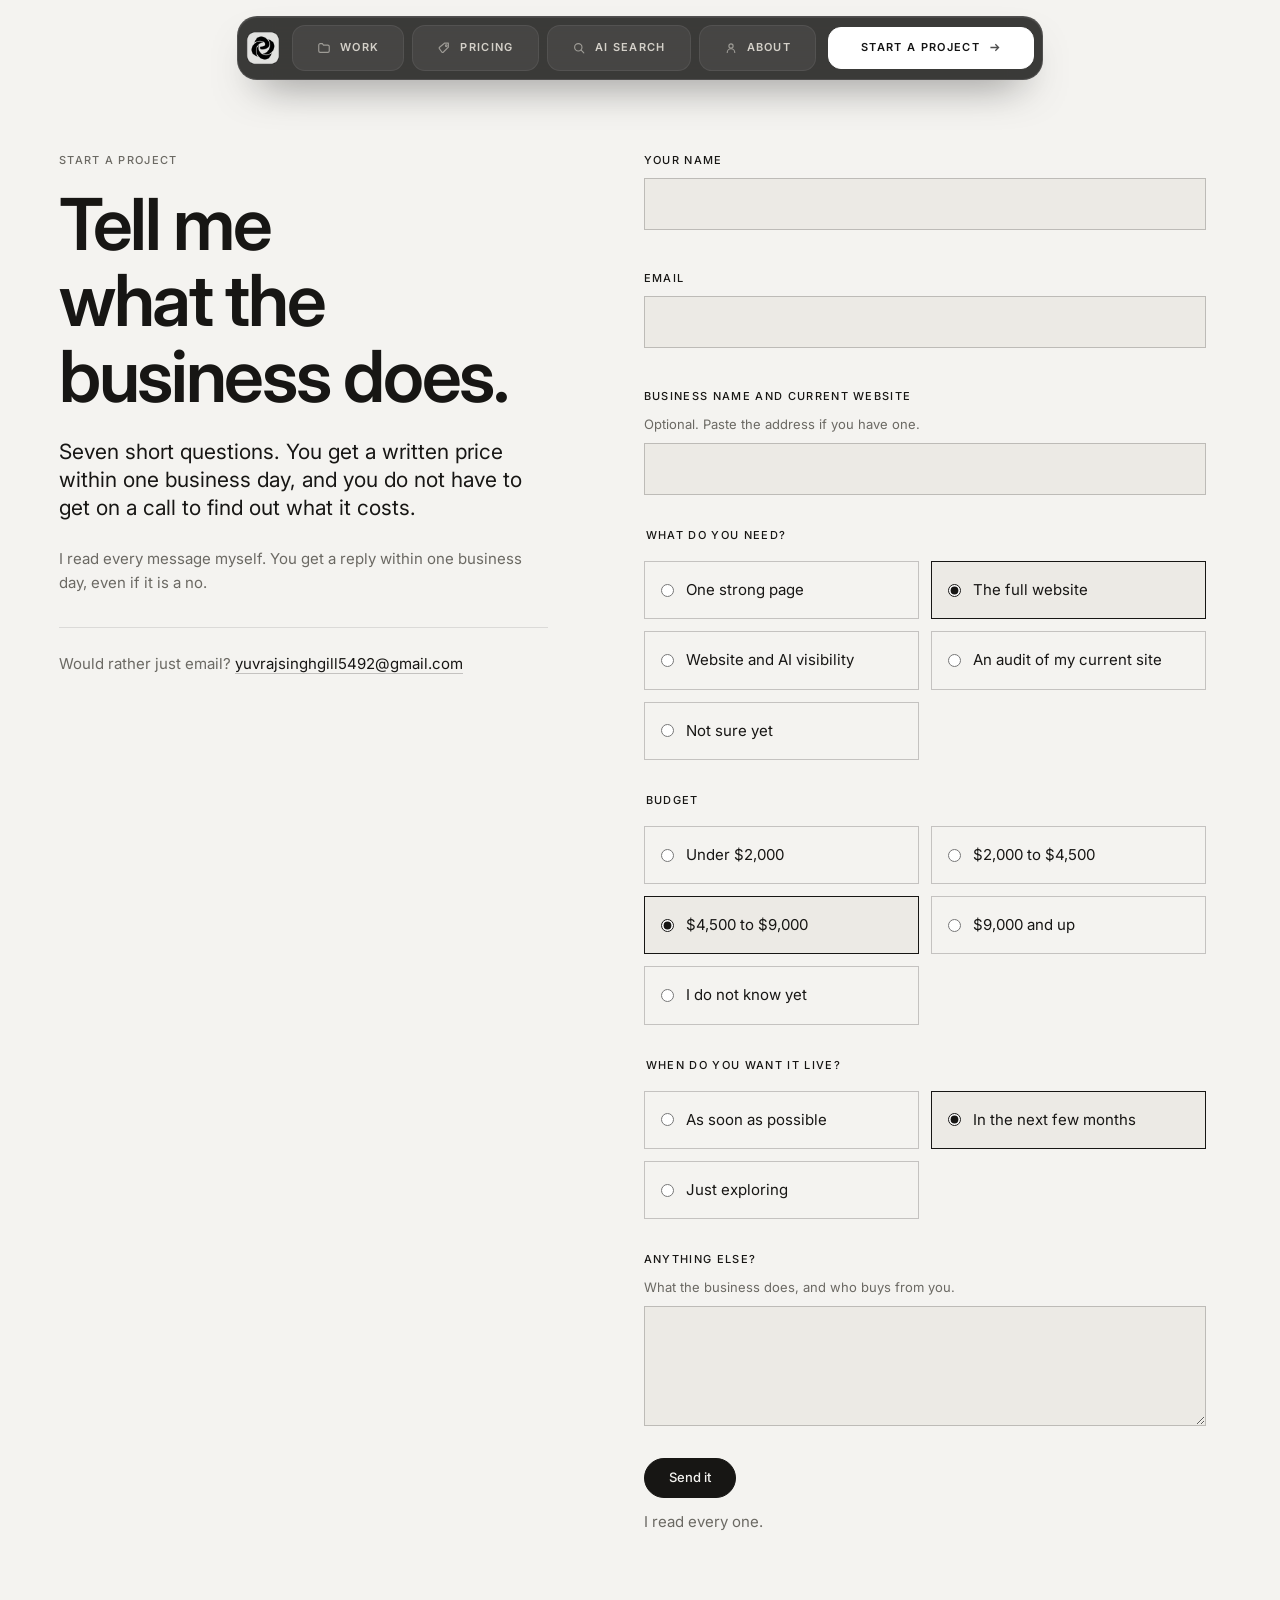
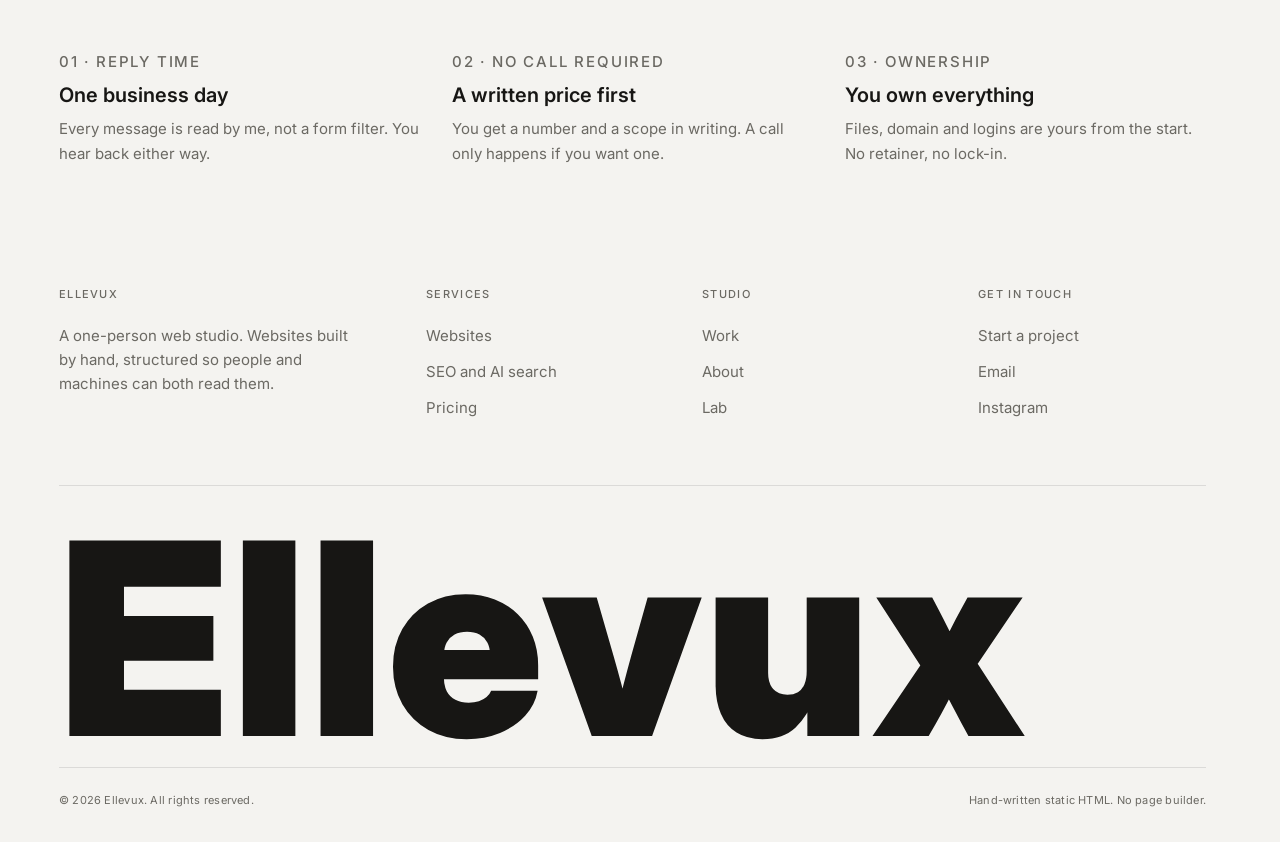
<file: contact/index.html>
<!DOCTYPE html>
<html lang="en">
<head>
<meta charset="utf-8">
<meta name="viewport" content="width=device-width, initial-scale=1, viewport-fit=cover">
<title>Start a project · Ellevux</title>
<meta name="description" content="Tell me what the business does and what you need. You get a written price within one business day. No call needed to get a number.">
<meta name="theme-color" content="#f8f8f6">
<link rel="canonical" href="https://ellevux-studio.vercel.app/contact/">
<meta property="og:type" content="website">
<meta property="og:site_name" content="Ellevux">
<meta property="og:url" content="https://ellevux-studio.vercel.app/contact/">
<meta property="og:title" content="Start a project · Ellevux">
<meta property="og:description" content="A few questions, then a written price within one business day.">
<meta property="og:image" content="https://ellevux-studio.vercel.app/og.png">
<meta name="twitter:card" content="summary_large_image">
<link rel="icon" href="/assets/img/favicon-32.png" sizes="32x32" type="image/png">
<link rel="icon" href="/assets/img/favicon-64.png" sizes="64x64" type="image/png">
<link rel="apple-touch-icon" href="/assets/img/apple-touch-icon.png">
<link rel="preconnect" href="https://fonts.googleapis.com">
<link rel="preconnect" href="https://fonts.gstatic.com" crossorigin>
<link rel="stylesheet" href="https://fonts.googleapis.com/css2?family=Inter:opsz,wght@14..32,400..700&display=swap">
<link rel="stylesheet" href="/assets/css/site.css?v=22">

<script type="application/ld+json">
{
  "@context": "https://schema.org",
  "@graph": [
    {
      "@type": "Organization",
      "@id": "https://ellevux-studio.vercel.app/#studio",
      "name": "Ellevux",
      "url": "https://ellevux-studio.vercel.app/",
      "email": "yuvrajsinghgill5492@gmail.com",
      "sameAs": ["https://www.instagram.com/ellevux.studio"],
      "founder": { "@type": "Person", "name": "Yuvi" }
    },
    {
      "@type": "ContactPage",
      "@id": "https://ellevux-studio.vercel.app/contact/#webpage",
      "url": "https://ellevux-studio.vercel.app/contact/",
      "name": "Start a project · Ellevux",
      "about": { "@id": "https://ellevux-studio.vercel.app/#studio" }
    },
    {
      "@type": "BreadcrumbList",
      "@id": "https://ellevux-studio.vercel.app/contact/#breadcrumbs",
      "itemListElement": [
        { "@type": "ListItem", "position": 1, "name": "Ellevux", "item": "https://ellevux-studio.vercel.app/" },
        { "@type": "ListItem", "position": 2, "name": "Start a project", "item": "https://ellevux-studio.vercel.app/contact/" }
      ]
    }
  ]
}
</script>
</head>
<body>

<a class="skip-link" href="#main">Skip to content</a>

<header class="nav" id="nav">
  <div class="nav__dock">
    <a class="nav__brand" href="/" aria-label="Ellevux, home">
      <img class="nav__mark" src="/assets/img/logo-mark-light.png" alt="" width="34" height="34">
    </a>

    <nav class="nav__links" aria-label="Primary">
      <a class="nav__link" href="/work/">
        <svg viewBox="0 0 16 16" fill="none" aria-hidden="true"><path d="M2 4.6A1.6 1.6 0 0 1 3.6 3h2.5l1.3 1.7h5A1.6 1.6 0 0 1 14 6.3v5.1A1.6 1.6 0 0 1 12.4 13H3.6A1.6 1.6 0 0 1 2 11.4z" stroke="currentColor" stroke-width="1.3" stroke-linejoin="round"/></svg>
        Work
      </a>
      <a class="nav__link" href="/pricing/">
        <svg viewBox="0 0 16 16" fill="none" aria-hidden="true"><path d="M8.5 2.5H13V7l-5.6 5.6a1.3 1.3 0 0 1-1.9 0L2.9 9a1.3 1.3 0 0 1 0-1.9z" stroke="currentColor" stroke-width="1.3" stroke-linejoin="round"/><circle cx="10.6" cy="5.4" r="1" stroke="currentColor" stroke-width="1.2"/></svg>
        Pricing
      </a>
      <a class="nav__link" href="/ai-search/">
        <svg viewBox="0 0 16 16" fill="none" aria-hidden="true"><circle cx="7.2" cy="7.2" r="4.2" stroke="currentColor" stroke-width="1.3"/><path d="m10.5 10.5 3 3" stroke="currentColor" stroke-width="1.3" stroke-linecap="round"/></svg>
        AI search
      </a>
      <a class="nav__link" href="/about/">
        <svg viewBox="0 0 16 16" fill="none" aria-hidden="true"><circle cx="8" cy="5.7" r="2.4" stroke="currentColor" stroke-width="1.3"/><path d="M3.7 13.1a4.3 4.3 0 0 1 8.6 0" stroke="currentColor" stroke-width="1.3" stroke-linecap="round"/></svg>
        About
      </a>
    </nav>

    <a class="btn btn--primary nav__cta" href="/contact/">Start a project <svg class="btn__arrow" viewBox="0 0 16 16" fill="none" aria-hidden="true"><path d="M3 8h10M9 4l4 4-4 4" stroke="currentColor" stroke-width="1.6"/></svg></a>

    <button class="nav__burger" id="nav-toggle" type="button"
            aria-expanded="false" aria-controls="nav-drawer" aria-label="Open menu">
      <span></span><span></span><span></span>
    </button>
  </div>
</header>

<div class="drawer" id="nav-drawer" data-open="false" aria-label="Menu">
  <a class="drawer__link" href="/work/">Work</a>
  <a class="drawer__link" href="/pricing/">Pricing</a>
  <a class="drawer__link" href="/ai-search/">AI search</a>
  <a class="drawer__link" href="/about/">About</a>
  <img class="drawer__lockup" src="/assets/img/logo-lockup-420.png" alt=""
       width="210" height="70" loading="lazy" decoding="async">
  <div class="drawer__foot">
    <a class="btn btn--primary" href="/contact/">Start a project <svg class="btn__arrow" viewBox="0 0 16 16" fill="none" aria-hidden="true"><path d="M3 8h10M9 4l4 4-4 4" stroke="currentColor" stroke-width="1.6"/></svg></a>
  </div>
</div>

<main id="main">

  <!-- The form sits on the SAME paper band as the heading. Sending
       inputs to an ink band makes them fight the page, and once a
       visitor is in the form every extra element is an exit: no
       testimonials, no work, no pricing on this page. -->
  <section class="band hero" id="hero" data-band="paper" aria-labelledby="contact-title">
    <div class="container">
      <div class="contact-grid">

        <div>
          <p class="label">Start a project</p>
          <h1 id="contact-title" style="margin-top:var(--s-4)">Tell me what the business does.</h1>
          <p class="lead" style="margin-top:var(--s-5)">
            Seven short questions. You get a written price within one business day, and
            you do not have to get on a call to find out what it costs.
          </p>
          <p style="margin-top:var(--s-5);font-size:var(--fs-sm);color:var(--ink-soft)">
            I read every message myself. You get a reply within one business day, even if
            it is a no.
          </p>

          <div class="fallback">
            Would rather just email?
            <a href="mailto:yuvrajsinghgill5492@gmail.com">yuvrajsinghgill5492@gmail.com</a>
          </div>
        </div>

        <!-- action + method are real, so the form still does something
             with JavaScript off. site.js upgrades it to a background
             POST and sends people to /thanks/ without a page jump. -->
        <form class="form" id="contact-form"
              action="https://api.web3forms.com/submit"
              method="post" novalidate>

          <!-- Web3Forms. The access key is PUBLIC by design: their docs
               say "You do not need to hide the access key." The worst a
               leak allows is someone emailing this inbox. There is no
               enctype, because text/plain was for the old mailto action
               and would corrupt a real POST body.
               `redirect` is only used when JavaScript is off; site.js
               intercepts and sends people to /thanks/ itself. Web3Forms'
               free tier allows same-domain redirects only, so this must
               stay on studio.ellevux.com. -->
          <input type="hidden" name="access_key" value="488289b6-fc92-4131-91ac-4ef92e5c8c49">
          <input type="hidden" name="subject" value="New project enquiry from the Ellevux site">
          <input type="hidden" name="from_name" value="Ellevux website">
          <input type="hidden" name="redirect" value="https://studio.ellevux.com/thanks/">

          <!-- Honeypot. Off-screen rather than display:none, which bots
               detect, and hidden from assistive tech. Named botcheck
               because Web3Forms rejects that field server side too. -->
          <div class="hp" aria-hidden="true">
            <label for="botcheck">Leave this empty</label>
            <input type="checkbox" id="botcheck" name="botcheck" tabindex="-1" autocomplete="off">
          </div>

          <div class="field">
            <label class="field__label" for="name">Your name</label>
            <input type="text" id="name" name="name" autocomplete="name" required
                   aria-describedby="name-error">
            <span class="field__error" id="name-error" role="alert"></span>
          </div>

          <div class="field">
            <label class="field__label" for="email">Email</label>
            <input type="email" id="email" name="email" autocomplete="email" required
                   aria-describedby="email-error">
            <span class="field__error" id="email-error" role="alert"></span>
          </div>

          <div class="field">
            <label class="field__label" for="business">Business name and current website</label>
            <span class="field__hint" id="business-hint">Optional. Paste the address if you have one.</span>
            <input type="text" id="business" name="business" aria-describedby="business-hint">
          </div>

          <fieldset class="choices">
            <legend>What do you need?</legend>
            <div class="choices__grid">
              <label class="choice"><input type="radio" name="need" value="launch"> One strong page</label>
              <label class="choice"><input type="radio" name="need" value="flagship" checked> The full website</label>
              <label class="choice"><input type="radio" name="need" value="search"> Website and AI visibility</label>
              <label class="choice"><input type="radio" name="need" value="audit"> An audit of my current site</label>
              <label class="choice"><input type="radio" name="need" value="unsure"> Not sure yet</label>
            </div>
          </fieldset>

          <fieldset class="choices">
            <legend>Budget</legend>
            <div class="choices__grid">
              <label class="choice"><input type="radio" name="budget" value="under-2k"> Under $2,000</label>
              <label class="choice"><input type="radio" name="budget" value="2-4k"> $2,000 to $4,500</label>
              <label class="choice"><input type="radio" name="budget" value="4-9k" checked> $4,500 to $9,000</label>
              <label class="choice"><input type="radio" name="budget" value="9k-plus"> $9,000 and up</label>
              <label class="choice"><input type="radio" name="budget" value="unsure"> I do not know yet</label>
            </div>
          </fieldset>

          <fieldset class="choices">
            <legend>When do you want it live?</legend>
            <div class="choices__grid">
              <label class="choice"><input type="radio" name="timing" value="asap"> As soon as possible</label>
              <label class="choice"><input type="radio" name="timing" value="1-3-months" checked> In the next few months</label>
              <label class="choice"><input type="radio" name="timing" value="exploring"> Just exploring</label>
            </div>
          </fieldset>

          <div class="field">
            <label class="field__label" for="message">Anything else?</label>
            <span class="field__hint" id="message-hint">What the business does, and who buys from you.</span>
            <textarea id="message" name="message" aria-describedby="message-hint"></textarea>
          </div>

          <div class="form__submit">
            <button class="btn btn--primary" type="submit" data-magnetic>
              <span data-magnetic-text>Send it</span>
            </button>
            <span class="form__micro">I read every one.</span>
            <span class="form__status" id="form-status" role="status" aria-live="polite"></span>
          </div>
        </form>

      </div>
    </div>
  </section>

  <section class="band band--tight" data-band="ink" aria-labelledby="reassure-title">
    <div class="container">
      <h2 class="sr-only" id="reassure-title">What to expect</h2>
      <div class="reassure">
        <div class="reassure__item" data-reveal>
          <p class="label">01 · Reply time</p>
          <h4>One business day</h4>
          <p>Every message is read by me, not a form filter. You hear back either way.</p>
        </div>
        <div class="reassure__item" data-reveal>
          <p class="label">02 · No call required</p>
          <h4>A written price first</h4>
          <p>You get a number and a scope in writing. A call only happens if you want one.</p>
        </div>
        <div class="reassure__item" data-reveal>
          <p class="label">03 · Ownership</p>
          <h4>You own everything</h4>
          <p>Files, domain and logins are yours from the start. No retainer, no lock-in.</p>
        </div>
      </div>
    </div>
  </section>

</main>

<footer class="band footer" data-band="paper" id="footer">
  <div class="container">
    <div class="footer__top">
      <div class="footer__col">
        <p class="label">Ellevux</p>
        <p style="font-size:var(--fs-sm);color:var(--ink-soft);max-width:34ch">
          A one-person web studio. Websites built by hand, structured so people and
          machines can both read them.
        </p>
      </div>
      <div class="footer__col">
        <p class="label">Services</p>
        <a class="footer__link" href="/#websites">Websites</a>
        <a class="footer__link" href="/ai-search/">SEO and AI search</a>
        <a class="footer__link" href="/pricing/">Pricing</a>
      </div>
      <div class="footer__col">
        <p class="label">Studio</p>
        <a class="footer__link" href="/work/">Work</a>
        <a class="footer__link" href="/about/">About</a>
        <a class="footer__link" href="/lab/">Lab</a>
      </div>
      <div class="footer__col">
        <p class="label">Get in touch</p>
        <a class="footer__link" href="/contact/">Start a project</a>
        <a class="footer__link" href="mailto:yuvrajsinghgill5492@gmail.com">Email</a>
        <a class="footer__link" href="https://www.instagram.com/ellevux.studio" rel="noopener">Instagram</a>
      </div>
    </div>
    <span class="footer__wordmark" aria-hidden="true">Ellevux</span>
    <div class="footer__strip">
      <span class="footer__fine">&copy; <span id="year">2026</span> Ellevux. All rights reserved.</span>
      <span class="footer__fine">Hand-written static HTML. No page builder.</span>
    </div>
  </div>
</footer>

<script src="/assets/js/site.js?v=6" defer></script>
</body>
</html>
</file>
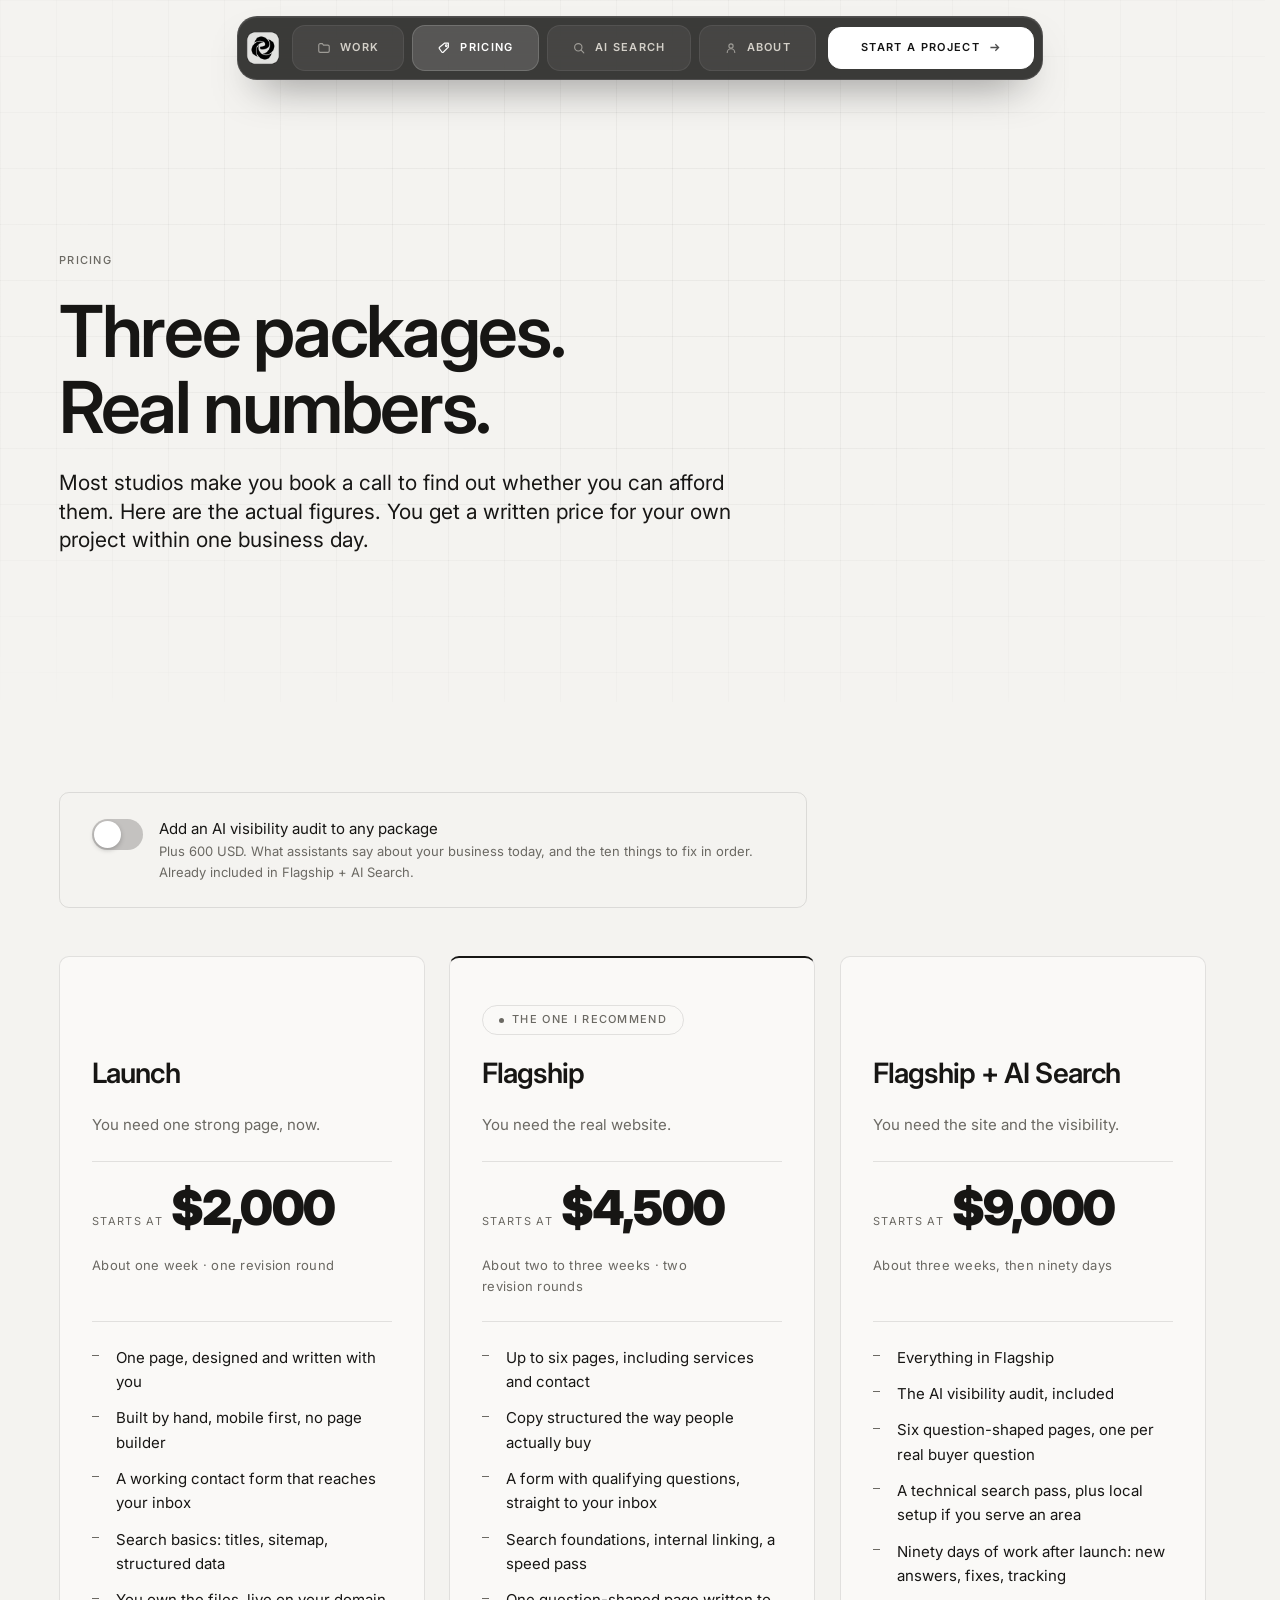
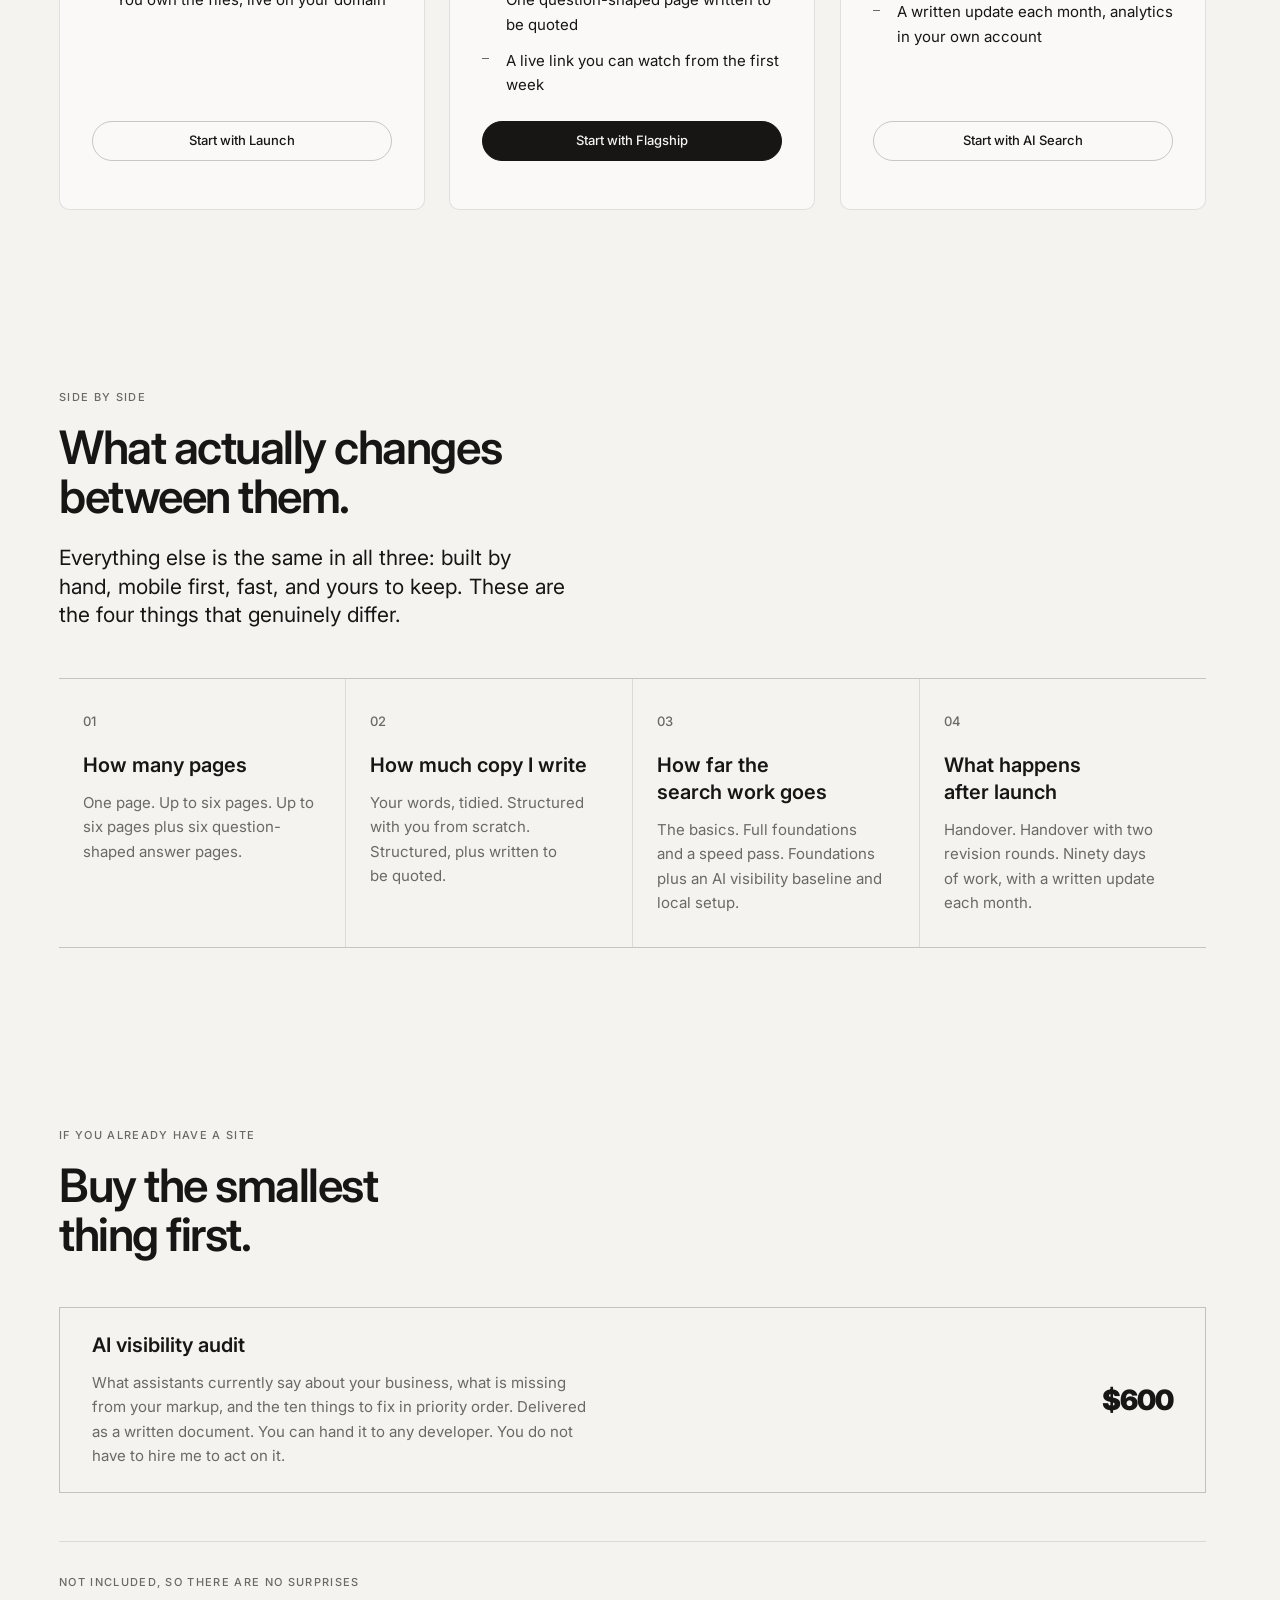
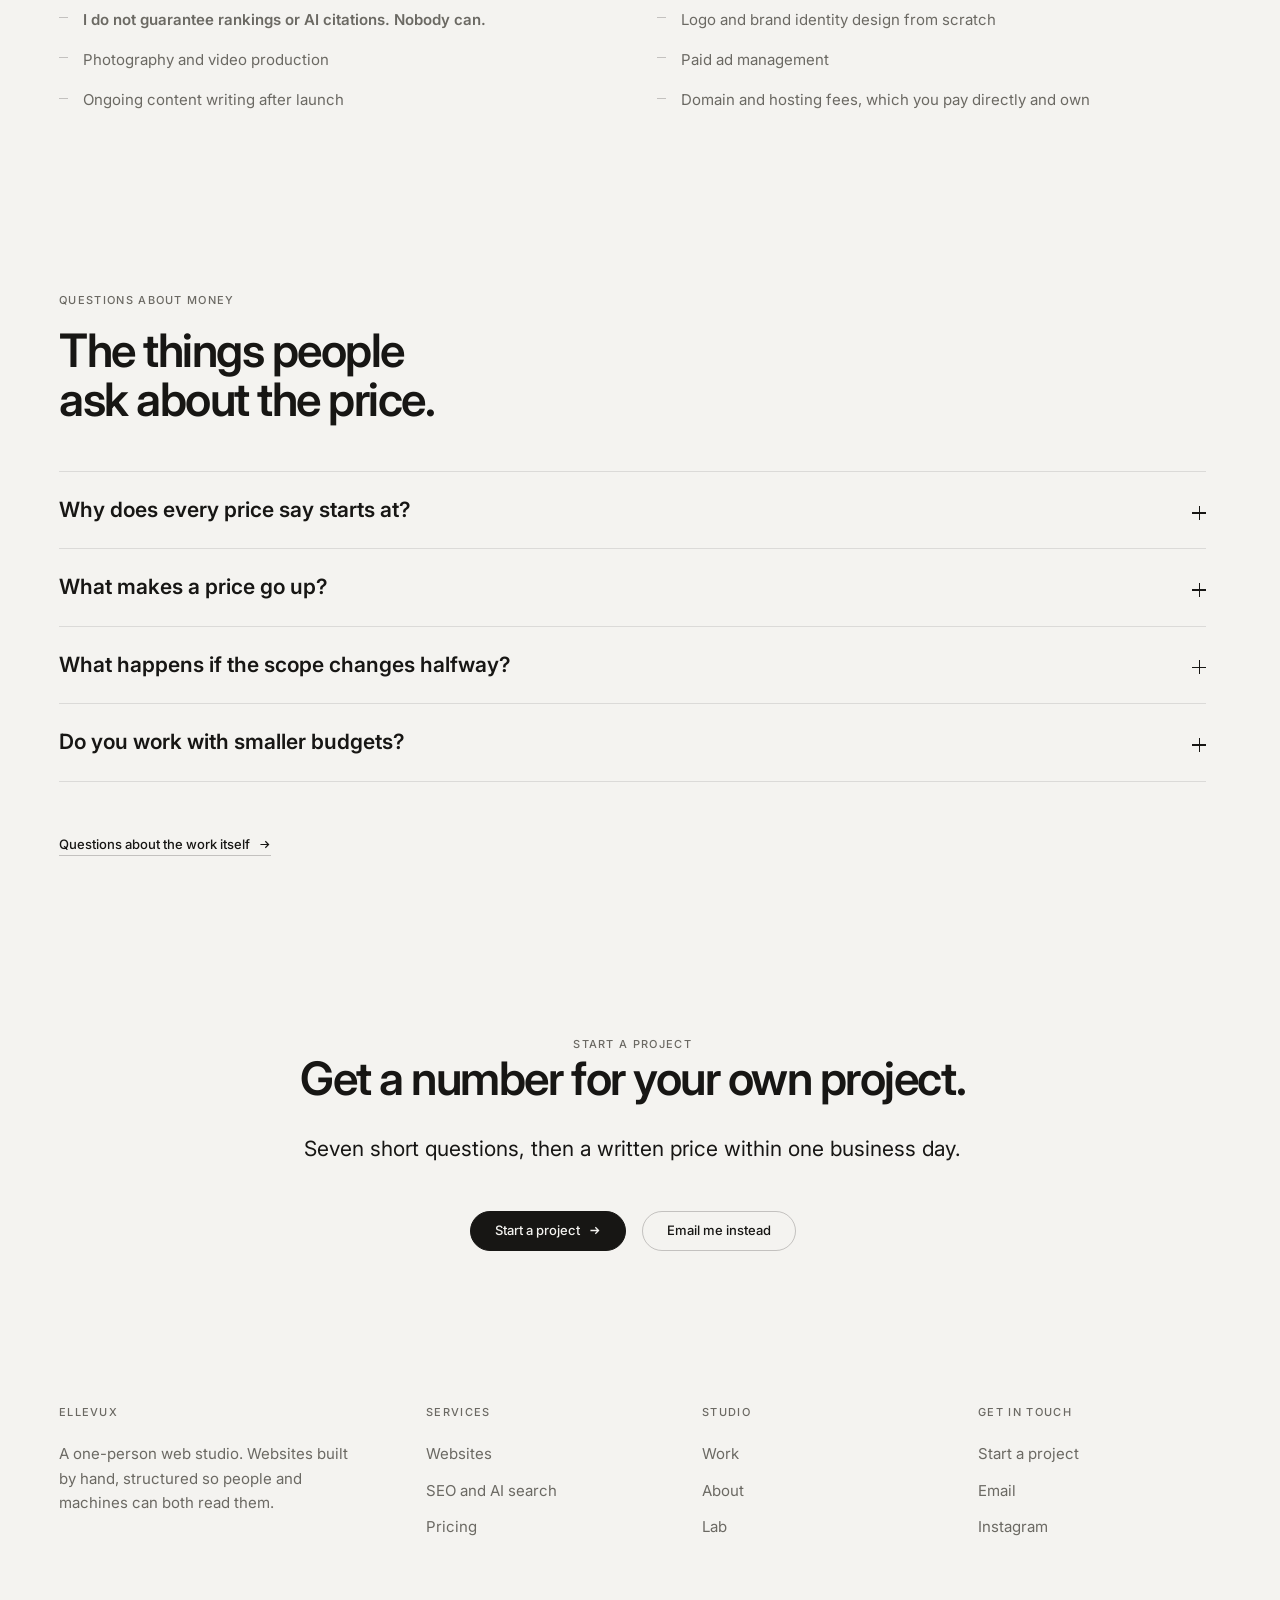
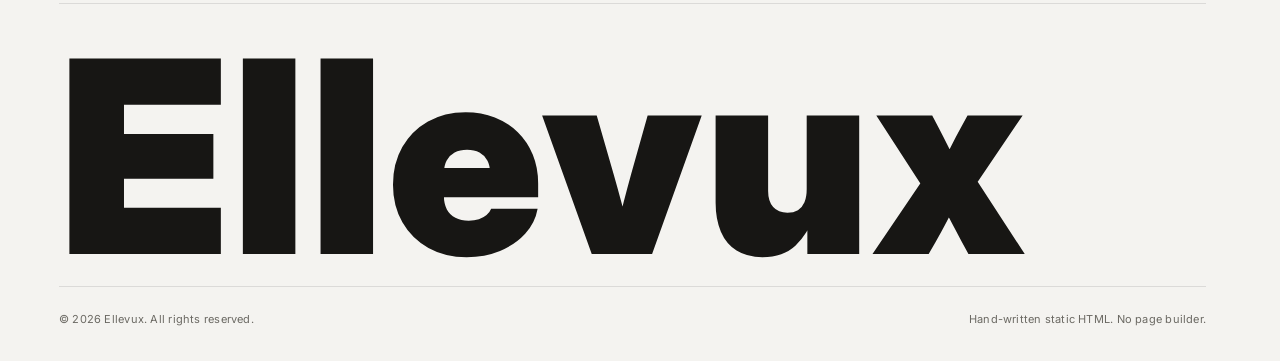
<file: pricing/index.html>
<!DOCTYPE html>
<html lang="en">
<head>
<meta charset="utf-8">
<meta name="viewport" content="width=device-width, initial-scale=1, viewport-fit=cover">
<title>Pricing · Ellevux</title>
<meta name="description" content="Website packages from 2,000 USD, a full site from 4,500 USD, and a site with SEO and AEO from 9,000 USD. Plus a 600 USD AI visibility audit. Real numbers, before you talk to me.">
<meta name="theme-color" content="#f8f8f6">
<link rel="canonical" href="https://ellevux-studio.vercel.app/pricing/">
<meta property="og:type" content="website">
<meta property="og:site_name" content="Ellevux">
<meta property="og:url" content="https://ellevux-studio.vercel.app/pricing/">
<meta property="og:title" content="Pricing · Ellevux">
<meta property="og:description" content="Website packages from 2,000 USD. Real numbers, so you can decide before you talk to me.">
<meta property="og:image" content="https://ellevux-studio.vercel.app/og.png">
<meta name="twitter:card" content="summary_large_image">
<link rel="icon" href="/assets/img/favicon-32.png" sizes="32x32" type="image/png">
<link rel="icon" href="/assets/img/favicon-64.png" sizes="64x64" type="image/png">
<link rel="apple-touch-icon" href="/assets/img/apple-touch-icon.png">
<link rel="preconnect" href="https://fonts.googleapis.com">
<link rel="preconnect" href="https://fonts.gstatic.com" crossorigin>
<link rel="stylesheet" href="https://fonts.googleapis.com/css2?family=Inter:opsz,wght@14..32,400..700&display=swap">
<link rel="stylesheet" href="/assets/css/site.css?v=22">

<script type="application/ld+json">
{
  "@context": "https://schema.org",
  "@graph": [
    {
      "@type": "Organization",
      "@id": "https://ellevux-studio.vercel.app/#studio",
      "name": "Ellevux",
      "url": "https://ellevux-studio.vercel.app/",
      "email": "yuvrajsinghgill5492@gmail.com",
      "sameAs": ["https://www.instagram.com/ellevux.studio"],
      "founder": { "@type": "Person", "name": "Yuvi" }
    },
    {
      "@type": "WebPage",
      "@id": "https://ellevux-studio.vercel.app/pricing/#webpage",
      "url": "https://ellevux-studio.vercel.app/pricing/",
      "name": "Pricing · Ellevux",
      "about": { "@id": "https://ellevux-studio.vercel.app/#studio" }
    },
    {
      "@type": "BreadcrumbList",
      "@id": "https://ellevux-studio.vercel.app/pricing/#breadcrumbs",
      "itemListElement": [
        { "@type": "ListItem", "position": 1, "name": "Ellevux", "item": "https://ellevux-studio.vercel.app/" },
        { "@type": "ListItem", "position": 2, "name": "Pricing", "item": "https://ellevux-studio.vercel.app/pricing/" }
      ]
    },
    {
      "@type": "FAQPage",
      "@id": "https://ellevux-studio.vercel.app/pricing/#faq",
      "isPartOf": { "@id": "https://ellevux-studio.vercel.app/pricing/#webpage" },
      "mainEntity": [
        {
          "@type": "Question",
          "name": "Why does every price say starts at?",
          "acceptedAnswer": {
            "@type": "Answer",
            "text": "Because a website is not a product off a shelf. The figure on each card is the floor for that package, and the final number depends on how many pages you need and how much of the copy we write together. You get one fixed written price before any money moves, and it does not move afterwards."
          }
        },
        {
          "@type": "Question",
          "name": "What makes a price go up?",
          "acceptedAnswer": {
            "@type": "Answer",
            "text": "Three things, in order of weight. More pages than the package includes. Copy written from scratch rather than adapted from what you already have. Custom work such as a booking system, a product catalogue or a second language. Anything else is usually included, and I tell you which of these applies before you commit."
          }
        },
        {
          "@type": "Question",
          "name": "What happens if the scope changes halfway?",
          "acceptedAnswer": {
            "@type": "Answer",
            "text": "We agree it in writing before I build it, with its own price and its own effect on the dates. Nothing gets added quietly and then invoiced at the end. If a change would push the launch date, I say so at the time rather than letting the deadline slip and explaining later."
          }
        },
        {
          "@type": "Question",
          "name": "Do you work with smaller budgets?",
          "acceptedAnswer": {
            "@type": "Answer",
            "text": "Below 2,000 USD I am not the right choice, and I will tell you so rather than build you something thin. The honest option at that level is the 600 USD AI visibility audit: you get a prioritised list of fixes for the site you already have, and you can hand that list to anyone."
          }
        }
      ]
    }
  ]
}
</script>
</head>
<body>

<a class="skip-link" href="#main">Skip to content</a>

<header class="nav" id="nav">
  <div class="nav__dock">
    <a class="nav__brand" href="/" aria-label="Ellevux, home">
      <img class="nav__mark" src="/assets/img/logo-mark-light.png" alt="" width="34" height="34">
    </a>

    <nav class="nav__links" aria-label="Primary">
      <a class="nav__link" href="/work/">
        <svg viewBox="0 0 16 16" fill="none" aria-hidden="true"><path d="M2 4.6A1.6 1.6 0 0 1 3.6 3h2.5l1.3 1.7h5A1.6 1.6 0 0 1 14 6.3v5.1A1.6 1.6 0 0 1 12.4 13H3.6A1.6 1.6 0 0 1 2 11.4z" stroke="currentColor" stroke-width="1.3" stroke-linejoin="round"/></svg>
        Work
      </a>
      <a class="nav__link" href="/pricing/" aria-current="page">
        <svg viewBox="0 0 16 16" fill="none" aria-hidden="true"><path d="M8.5 2.5H13V7l-5.6 5.6a1.3 1.3 0 0 1-1.9 0L2.9 9a1.3 1.3 0 0 1 0-1.9z" stroke="currentColor" stroke-width="1.3" stroke-linejoin="round"/><circle cx="10.6" cy="5.4" r="1" stroke="currentColor" stroke-width="1.2"/></svg>
        Pricing
      </a>
      <a class="nav__link" href="/ai-search/">
        <svg viewBox="0 0 16 16" fill="none" aria-hidden="true"><circle cx="7.2" cy="7.2" r="4.2" stroke="currentColor" stroke-width="1.3"/><path d="m10.5 10.5 3 3" stroke="currentColor" stroke-width="1.3" stroke-linecap="round"/></svg>
        AI search
      </a>
      <a class="nav__link" href="/about/">
        <svg viewBox="0 0 16 16" fill="none" aria-hidden="true"><circle cx="8" cy="5.7" r="2.4" stroke="currentColor" stroke-width="1.3"/><path d="M3.7 13.1a4.3 4.3 0 0 1 8.6 0" stroke="currentColor" stroke-width="1.3" stroke-linecap="round"/></svg>
        About
      </a>
    </nav>

    <a class="btn btn--primary nav__cta" href="/contact/">Start a project <svg class="btn__arrow" viewBox="0 0 16 16" fill="none" aria-hidden="true"><path d="M3 8h10M9 4l4 4-4 4" stroke="currentColor" stroke-width="1.6"/></svg></a>

    <button class="nav__burger" id="nav-toggle" type="button"
            aria-expanded="false" aria-controls="nav-drawer" aria-label="Open menu">
      <span></span><span></span><span></span>
    </button>
  </div>
</header>

<div class="drawer" id="nav-drawer" data-open="false" aria-label="Menu">
  <a class="drawer__link" href="/work/">Work</a>
  <a class="drawer__link" href="/pricing/">Pricing</a>
  <a class="drawer__link" href="/ai-search/">AI search</a>
  <a class="drawer__link" href="/about/">About</a>
  <img class="drawer__lockup" src="/assets/img/logo-lockup-420.png" alt=""
       width="210" height="70" loading="lazy" decoding="async">
  <div class="drawer__foot">
    <a class="btn btn--primary" href="/contact/">Start a project <svg class="btn__arrow" viewBox="0 0 16 16" fill="none" aria-hidden="true"><path d="M3 8h10M9 4l4 4-4 4" stroke="currentColor" stroke-width="1.6"/></svg></a>
  </div>
</div>

<main id="main">

  <section class="band hero grid-field grid-field--fade" id="hero" data-band="paper" aria-labelledby="pricing-title">
    <div class="container">
      <p class="label">Pricing</p>
      <h1 id="pricing-title" style="margin-top:var(--s-5);max-width:17ch">Three packages. Real numbers.</h1>
      <p class="lead" style="margin-top:var(--s-5)">
        Most studios make you book a call to find out whether you can afford them. Here
        are the actual figures. You get a written price for your own project within one
        business day.
      </p>
    </div>
  </section>

  <!-- Cards on an INK band here, so they invert to paper. On the home
       page the same component sits on paper and inverts to ink. -->
  <section class="band" data-band="ink" aria-labelledby="plans-title">
    <div class="container">
      <h2 class="sr-only" id="plans-title">The three packages</h2>
      <!-- Three slabs, always showing all three prices. A
           configurator that reveals one price at a time makes the
           buyer hunt; comparison is the job of this page.
           The audit toggle updates all three at once, and the swap
           is pure CSS :has(), so it works with JavaScript off and
           every figure stays real text in the markup. -->
      <div class="pricing-tool" id="pricing-tool">

        <label class="switch pricing-tool__addon">
          <input type="checkbox" id="add-audit">
          <span class="switch__track" aria-hidden="true"><span class="switch__thumb"></span></span>
          <span class="switch__text">
            Add an AI visibility audit to any package
            <span class="switch__note">Plus 600 USD. What assistants say about your business today, and the ten things to fix in order. Already included in Flagship + AI Search.</span>
          </span>
        </label>

        <div class="plans">

          <article class="card plan" data-reveal>
            <span class="plan__chip-slot" aria-hidden="true"></span>
            <h3 class="plan__name">Launch</h3>
            <p class="plan__for">You need one strong page, now.</p>
            <p class="plan__price">
              <span class="plan__from">Starts at</span>
              <span class="plan__amount">
                <span class="price price--base">$2,000</span>
                <span class="price price--audit">$2,600</span>
              </span>
            </p>
            <p class="plan__time">About one week &middot; one revision round</p>
            <ul class="plan__list">
              <li>One page, designed and written with you</li>
              <li>Built by hand, mobile first, no page builder</li>
              <li>A working contact form that reaches your inbox</li>
              <li>Search basics: titles, sitemap, structured data</li>
              <li>You own the files, live on your domain</li>
            </ul>
            <a class="btn btn--ghost" href="/contact/?p=launch">Start with Launch</a>
          </article>

          <article class="card plan plan--pick" data-reveal>
            <span class="status-pill plan__chip">The one I recommend</span>
            <h3 class="plan__name">Flagship</h3>
            <p class="plan__for">You need the real website.</p>
            <p class="plan__price">
              <span class="plan__from">Starts at</span>
              <span class="plan__amount">
                <span class="price price--base">$4,500</span>
                <span class="price price--audit">$5,100</span>
              </span>
            </p>
            <p class="plan__time">About two to three weeks &middot; two revision rounds</p>
            <ul class="plan__list">
              <li>Up to six pages, including services and contact</li>
              <li>Copy structured the way people actually buy</li>
              <li>A form with qualifying questions, straight to your inbox</li>
              <li>Search foundations, internal linking, a speed pass</li>
              <li>One question-shaped page written to be quoted</li>
              <li>A live link you can watch from the first week</li>
            </ul>
            <a class="btn btn--primary" href="/contact/?p=flagship">Start with Flagship</a>
          </article>

          <article class="card plan" data-reveal>
            <span class="plan__chip-slot" aria-hidden="true"></span>
            <h3 class="plan__name">Flagship + AI Search</h3>
            <p class="plan__for">You need the site and the visibility.</p>
            <p class="plan__price">
              <span class="plan__from">Starts at</span>
              <span class="plan__amount">
                <span class="price price--flat">$9,000</span>
              </span>
            </p>
            <p class="plan__time">About three weeks, then ninety days</p>
            <ul class="plan__list">
              <li>Everything in Flagship</li>
              <li>The AI visibility audit, included</li>
              <li>Six question-shaped pages, one per real buyer question</li>
              <li>A technical search pass, plus local setup if you serve an area</li>
              <li>Ninety days of work after launch: new answers, fixes, tracking</li>
              <li>A written update each month, analytics in your own account</li>
            </ul>
            <a class="btn btn--ghost" href="/contact/?p=search">Start with AI Search</a>
          </article>

        </div>
      </div>

    </div>
  </section>

  <!-- An honest list of what actually DIFFERS, rather than a matrix of
       mostly identical ticks, which reads as padding. -->
  <section class="band" data-band="paper" aria-labelledby="diff-title">
    <div class="container">
      <div class="head" data-reveal>
        <p class="label">Side by side</p>
        <h2 id="diff-title">What actually changes between them.</h2>
        <p class="lead head__lead">
          Everything else is the same in all three: built by hand, mobile first, fast, and
          yours to keep. These are the four things that genuinely differ.
        </p>
      </div>

      <div class="problems">
        <div class="problems__item" data-reveal>
          <span class="num">01</span>
          <h4>How many pages</h4>
          <p>One page. Up to six pages. Up to six pages plus six question-shaped answer pages.</p>
        </div>
        <div class="problems__item" data-reveal>
          <span class="num">02</span>
          <h4>How much copy I write</h4>
          <p>Your words, tidied. Structured with you from scratch. Structured, plus written to be quoted.</p>
        </div>
        <div class="problems__item" data-reveal>
          <span class="num">03</span>
          <h4>How far the search work goes</h4>
          <p>The basics. Full foundations and a speed pass. Foundations plus an AI visibility baseline and local setup.</p>
        </div>
        <div class="problems__item" data-reveal>
          <span class="num">04</span>
          <h4>What happens after launch</h4>
          <p>Handover. Handover with two revision rounds. Ninety days of work, with a written update each month.</p>
        </div>
      </div>
    </div>
  </section>

  <section class="band" data-band="ink" aria-labelledby="audit-title">
    <div class="container">
      <div class="head" data-reveal>
        <p class="label">If you already have a site</p>
        <h2 id="audit-title">Buy the smallest thing first.</h2>
      </div>

      <div class="addon" data-reveal>
        <div>
          <h4>AI visibility audit</h4>
          <p style="margin-top:var(--s-3);font-size:var(--fs-sm);color:var(--on-surface-soft);max-width:56ch">
            What assistants currently say about your business, what is missing from your
            markup, and the ten things to fix in priority order. Delivered as a written
            document. You can hand it to any developer. You do not have to hire me to act
            on it.
          </p>
        </div>
        <span class="addon__price">$600</span>
      </div>

      <div class="excludes" data-reveal>
        <p class="label">Not included, so there are no surprises</p>
        <ul class="excludes__list">
          <li><strong>I do not guarantee rankings or AI citations. Nobody can.</strong></li>
          <li>Logo and brand identity design from scratch</li>
          <li>Photography and video production</li>
          <li>Paid ad management</li>
          <li>Ongoing content writing after launch</li>
          <li>Domain and hosting fees, which you pay directly and own</li>
        </ul>
      </div>
    </div>
  </section>

  <!-- Distinct questions from the home FAQ. Duplicating them across
       two FAQPage blocks would be the obvious mistake here. -->
  <section class="band" data-band="paper" id="faq" aria-labelledby="pfaq-title">
    <div class="container">
      <div class="head" data-reveal>
        <p class="label">Questions about money</p>
        <h2 id="pfaq-title">The things people ask about the price.</h2>
      </div>

      <div class="faq">
        <details class="faq__item">
          <summary class="faq__q">Why does every price say starts at?<span class="faq__icon" aria-hidden="true"></span></summary>
          <div class="faq__a"><p>Because a website is not a product off a shelf. The figure on each card is the floor for that package, and the final number depends on how many pages you need and how much of the copy we write together. You get one fixed written price before any money moves, and it does not move afterwards.</p></div>
        </details>
        <details class="faq__item">
          <summary class="faq__q">What makes a price go up?<span class="faq__icon" aria-hidden="true"></span></summary>
          <div class="faq__a"><p>Three things, in order of weight. More pages than the package includes. Copy written from scratch rather than adapted from what you already have. Custom work such as a booking system, a product catalogue or a second language. Anything else is usually included, and I tell you which of these applies before you commit.</p></div>
        </details>
        <details class="faq__item">
          <summary class="faq__q">What happens if the scope changes halfway?<span class="faq__icon" aria-hidden="true"></span></summary>
          <div class="faq__a"><p>We agree it in writing before I build it, with its own price and its own effect on the dates. Nothing gets added quietly and then invoiced at the end. If a change would push the launch date, I say so at the time rather than letting the deadline slip and explaining later.</p></div>
        </details>
        <details class="faq__item">
          <summary class="faq__q">Do you work with smaller budgets?<span class="faq__icon" aria-hidden="true"></span></summary>
          <div class="faq__a"><p>Below 2,000 USD I am not the right choice, and I will tell you so rather than build you something thin. The honest option at that level is the 600 USD AI visibility audit: you get a prioritised list of fixes for the site you already have, and you can hand that list to anyone.</p></div>
        </details>
      </div>

      <p class="faq__foot" data-reveal>
        <a class="btn btn--text" href="/about/#faq">
          Questions about the work itself
          <svg class="btn__arrow" viewBox="0 0 16 16" fill="none" aria-hidden="true"><path d="M3 8h10M9 4l4 4-4 4" stroke="currentColor" stroke-width="1.5"/></svg>
        </a>
      </p>
    </div>
  </section>

  <section class="band close" data-band="ink" aria-labelledby="pclose-title">
    <div class="container">
      <div data-reveal>
        <p class="label" style="text-align:center">Start a project</p>
        <h2 class="close__title" id="pclose-title">Get a number for your own project.</h2>
        <p class="lead close__lead" style="text-align:center">
          Seven short questions, then a written price within one business day.
        </p>
        <div class="btn-row close__cta">
          <a class="btn btn--primary" href="/contact/" data-magnetic>
            <span data-magnetic-text>Start a project</span>
              <svg class="btn__arrow" viewBox="0 0 16 16" fill="none" aria-hidden="true"><path d="M3 8h10M9 4l4 4-4 4" stroke="currentColor" stroke-width="1.6"/></svg>
          </a>
          <a class="btn btn--ghost" href="mailto:yuvrajsinghgill5492@gmail.com">Email me instead</a>
        </div>
      </div>
    </div>
  </section>

</main>

<footer class="band footer" data-band="paper" id="footer">
  <div class="container">
    <div class="footer__top">
      <div class="footer__col">
        <p class="label">Ellevux</p>
        <p style="font-size:var(--fs-sm);color:var(--ink-soft);max-width:34ch">
          A one-person web studio. Websites built by hand, structured so people and
          machines can both read them.
        </p>
      </div>
      <div class="footer__col">
        <p class="label">Services</p>
        <a class="footer__link" href="/#websites">Websites</a>
        <a class="footer__link" href="/ai-search/">SEO and AI search</a>
        <a class="footer__link" href="/pricing/">Pricing</a>
      </div>
      <div class="footer__col">
        <p class="label">Studio</p>
        <a class="footer__link" href="/work/">Work</a>
        <a class="footer__link" href="/about/">About</a>
        <a class="footer__link" href="/lab/">Lab</a>
      </div>
      <div class="footer__col">
        <p class="label">Get in touch</p>
        <a class="footer__link" href="/contact/">Start a project</a>
        <a class="footer__link" href="mailto:yuvrajsinghgill5492@gmail.com">Email</a>
        <a class="footer__link" href="https://www.instagram.com/ellevux.studio" rel="noopener">Instagram</a>
      </div>
    </div>
    <span class="footer__wordmark" aria-hidden="true">Ellevux</span>
    <div class="footer__strip">
      <span class="footer__fine">&copy; <span id="year">2026</span> Ellevux. All rights reserved.</span>
      <span class="footer__fine">Hand-written static HTML. No page builder.</span>
    </div>
  </div>
</footer>


<!-- iOS-style bottom action bar. Phones only, and only once the hero
     has scrolled away. Ink button, never acid: a fixed acid element
     would share a viewport with a pricing CTA. -->
<div class="actionbar" id="actionbar" data-show="false">
  <span class="actionbar__price">
    <span class="actionbar__label">From</span>
    <span class="actionbar__amount" id="actionbar-amount">$2,000</span>
  </span>
  <a class="btn" href="/contact/">Start a project</a>
</div>

<script src="/assets/js/site.js?v=6" defer></script>
</body>
</html>
</file>
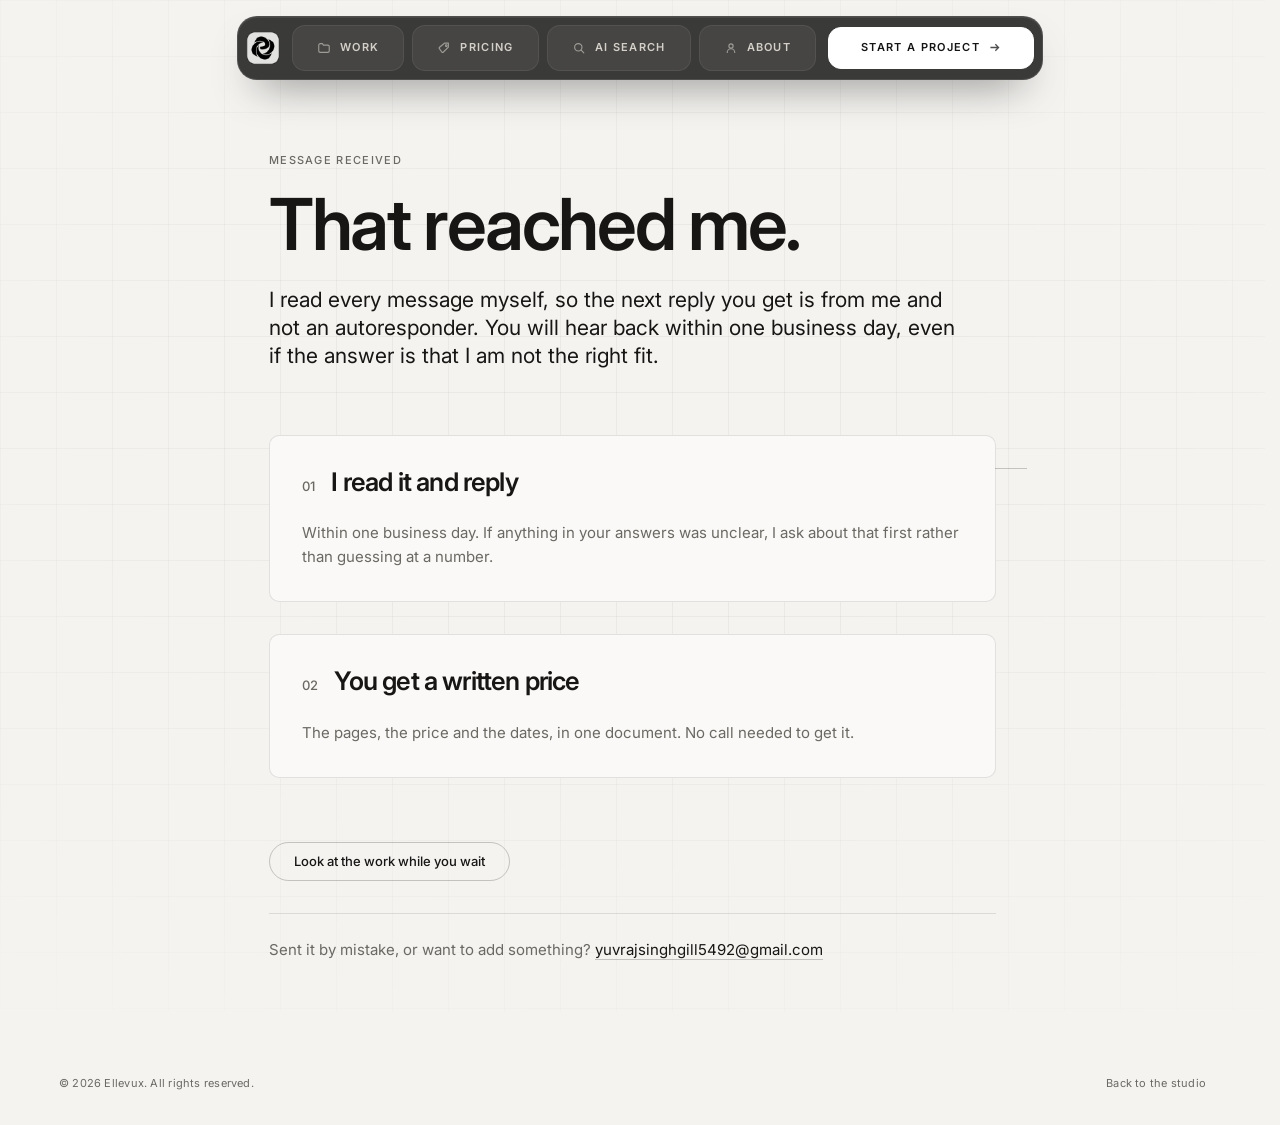
<file: thanks/index.html>
<!DOCTYPE html>
<html lang="en">
<head>
<meta charset="utf-8">
<meta name="viewport" content="width=device-width, initial-scale=1, viewport-fit=cover">
<title>Message received · Ellevux</title>
<meta name="description" content="Your message reached me. Here is what happens next.">
<meta name="robots" content="noindex, follow">
<meta name="theme-color" content="#f8f8f6">
<link rel="canonical" href="https://ellevux-studio.vercel.app/thanks/">
<link rel="icon" href="/assets/img/favicon-32.png" sizes="32x32" type="image/png">
<link rel="icon" href="/assets/img/favicon-64.png" sizes="64x64" type="image/png">
<link rel="apple-touch-icon" href="/assets/img/apple-touch-icon.png">
<link rel="preconnect" href="https://fonts.googleapis.com">
<link rel="preconnect" href="https://fonts.gstatic.com" crossorigin>
<link rel="stylesheet" href="https://fonts.googleapis.com/css2?family=Inter:opsz,wght@14..32,400..700&display=swap">
<link rel="stylesheet" href="/assets/css/site.css?v=22">
</head>
<body>

<a class="skip-link" href="#main">Skip to content</a>

<header class="nav" id="nav">
  <div class="nav__dock">
    <a class="nav__brand" href="/" aria-label="Ellevux, home">
      <img class="nav__mark" src="/assets/img/logo-mark-light.png" alt="" width="34" height="34">
    </a>

    <nav class="nav__links" aria-label="Primary">
      <a class="nav__link" href="/work/">
        <svg viewBox="0 0 16 16" fill="none" aria-hidden="true"><path d="M2 4.6A1.6 1.6 0 0 1 3.6 3h2.5l1.3 1.7h5A1.6 1.6 0 0 1 14 6.3v5.1A1.6 1.6 0 0 1 12.4 13H3.6A1.6 1.6 0 0 1 2 11.4z" stroke="currentColor" stroke-width="1.3" stroke-linejoin="round"/></svg>
        Work
      </a>
      <a class="nav__link" href="/pricing/">
        <svg viewBox="0 0 16 16" fill="none" aria-hidden="true"><path d="M8.5 2.5H13V7l-5.6 5.6a1.3 1.3 0 0 1-1.9 0L2.9 9a1.3 1.3 0 0 1 0-1.9z" stroke="currentColor" stroke-width="1.3" stroke-linejoin="round"/><circle cx="10.6" cy="5.4" r="1" stroke="currentColor" stroke-width="1.2"/></svg>
        Pricing
      </a>
      <a class="nav__link" href="/ai-search/">
        <svg viewBox="0 0 16 16" fill="none" aria-hidden="true"><circle cx="7.2" cy="7.2" r="4.2" stroke="currentColor" stroke-width="1.3"/><path d="m10.5 10.5 3 3" stroke="currentColor" stroke-width="1.3" stroke-linecap="round"/></svg>
        AI search
      </a>
      <a class="nav__link" href="/about/">
        <svg viewBox="0 0 16 16" fill="none" aria-hidden="true"><circle cx="8" cy="5.7" r="2.4" stroke="currentColor" stroke-width="1.3"/><path d="M3.7 13.1a4.3 4.3 0 0 1 8.6 0" stroke="currentColor" stroke-width="1.3" stroke-linecap="round"/></svg>
        About
      </a>
    </nav>

    <a class="btn btn--primary nav__cta" href="/contact/">Start a project <svg class="btn__arrow" viewBox="0 0 16 16" fill="none" aria-hidden="true"><path d="M3 8h10M9 4l4 4-4 4" stroke="currentColor" stroke-width="1.6"/></svg></a>

    <button class="nav__burger" id="nav-toggle" type="button"
            aria-expanded="false" aria-controls="nav-drawer" aria-label="Open menu">
      <span></span><span></span><span></span>
    </button>
  </div>
</header>

<div class="drawer" id="nav-drawer" data-open="false" aria-label="Menu">
  <a class="drawer__link" href="/work/">Work</a>
  <a class="drawer__link" href="/pricing/">Pricing</a>
  <a class="drawer__link" href="/ai-search/">AI search</a>
  <a class="drawer__link" href="/about/">About</a>
  <img class="drawer__lockup" src="/assets/img/logo-lockup-420.png" alt=""
       width="210" height="70" loading="lazy" decoding="async">
  <div class="drawer__foot">
    <a class="btn btn--primary" href="/contact/">Start a project <svg class="btn__arrow" viewBox="0 0 16 16" fill="none" aria-hidden="true"><path d="M3 8h10M9 4l4 4-4 4" stroke="currentColor" stroke-width="1.6"/></svg></a>
  </div>
</div>

<main id="main">
  <section class="band hero grid-field grid-field--fade" id="hero" data-band="paper" aria-labelledby="thanks-title">
    <div class="container container--narrow">
      <p class="label">Message received</p>
      <h1 id="thanks-title" style="margin-top:var(--s-4)">That reached me.</h1>
      <p class="lead" style="margin-top:var(--s-5)">
        I read every message myself, so the next reply you get is from me and not an
        autoresponder. You will hear back within one business day, even if the answer is
        that I am not the right fit.
      </p>

      <div class="steps" style="grid-template-columns:1fr;margin-top:var(--s-8)">
        <article class="card step">
          <div class="step__head">
            <span class="step__num">01</span>
            <h3>I read it and reply</h3>
          </div>
          <p style="font-size:var(--fs-sm);color:var(--on-surface-soft)">
            Within one business day. If anything in your answers was unclear, I ask about
            that first rather than guessing at a number.
          </p>
        </article>
        <article class="card step">
          <div class="step__head">
            <span class="step__num">02</span>
            <h3>You get a written price</h3>
          </div>
          <p style="font-size:var(--fs-sm);color:var(--on-surface-soft)">
            The pages, the price and the dates, in one document. No call needed to get it.
          </p>
        </article>
      </div>

      <div class="btn-row" style="margin-top:var(--s-8)">
        <a class="btn btn--ghost" href="/work/">Look at the work while you wait</a>
      </div>

      <div class="fallback">
        Sent it by mistake, or want to add something?
        <a href="mailto:yuvrajsinghgill5492@gmail.com">yuvrajsinghgill5492@gmail.com</a>
      </div>
    </div>
  </section>
</main>

<footer class="band footer" data-band="ink" id="footer">
  <div class="container">
    <div class="footer__strip" style="border-top:none;padding-top:0">
      <span class="footer__fine">&copy; <span id="year">2026</span> Ellevux. All rights reserved.</span>
      <span class="footer__fine"><a href="/">Back to the studio</a></span>
    </div>
  </div>
</footer>

<script src="/assets/js/site.js?v=6" defer></script>
</body>
</html>
</file>
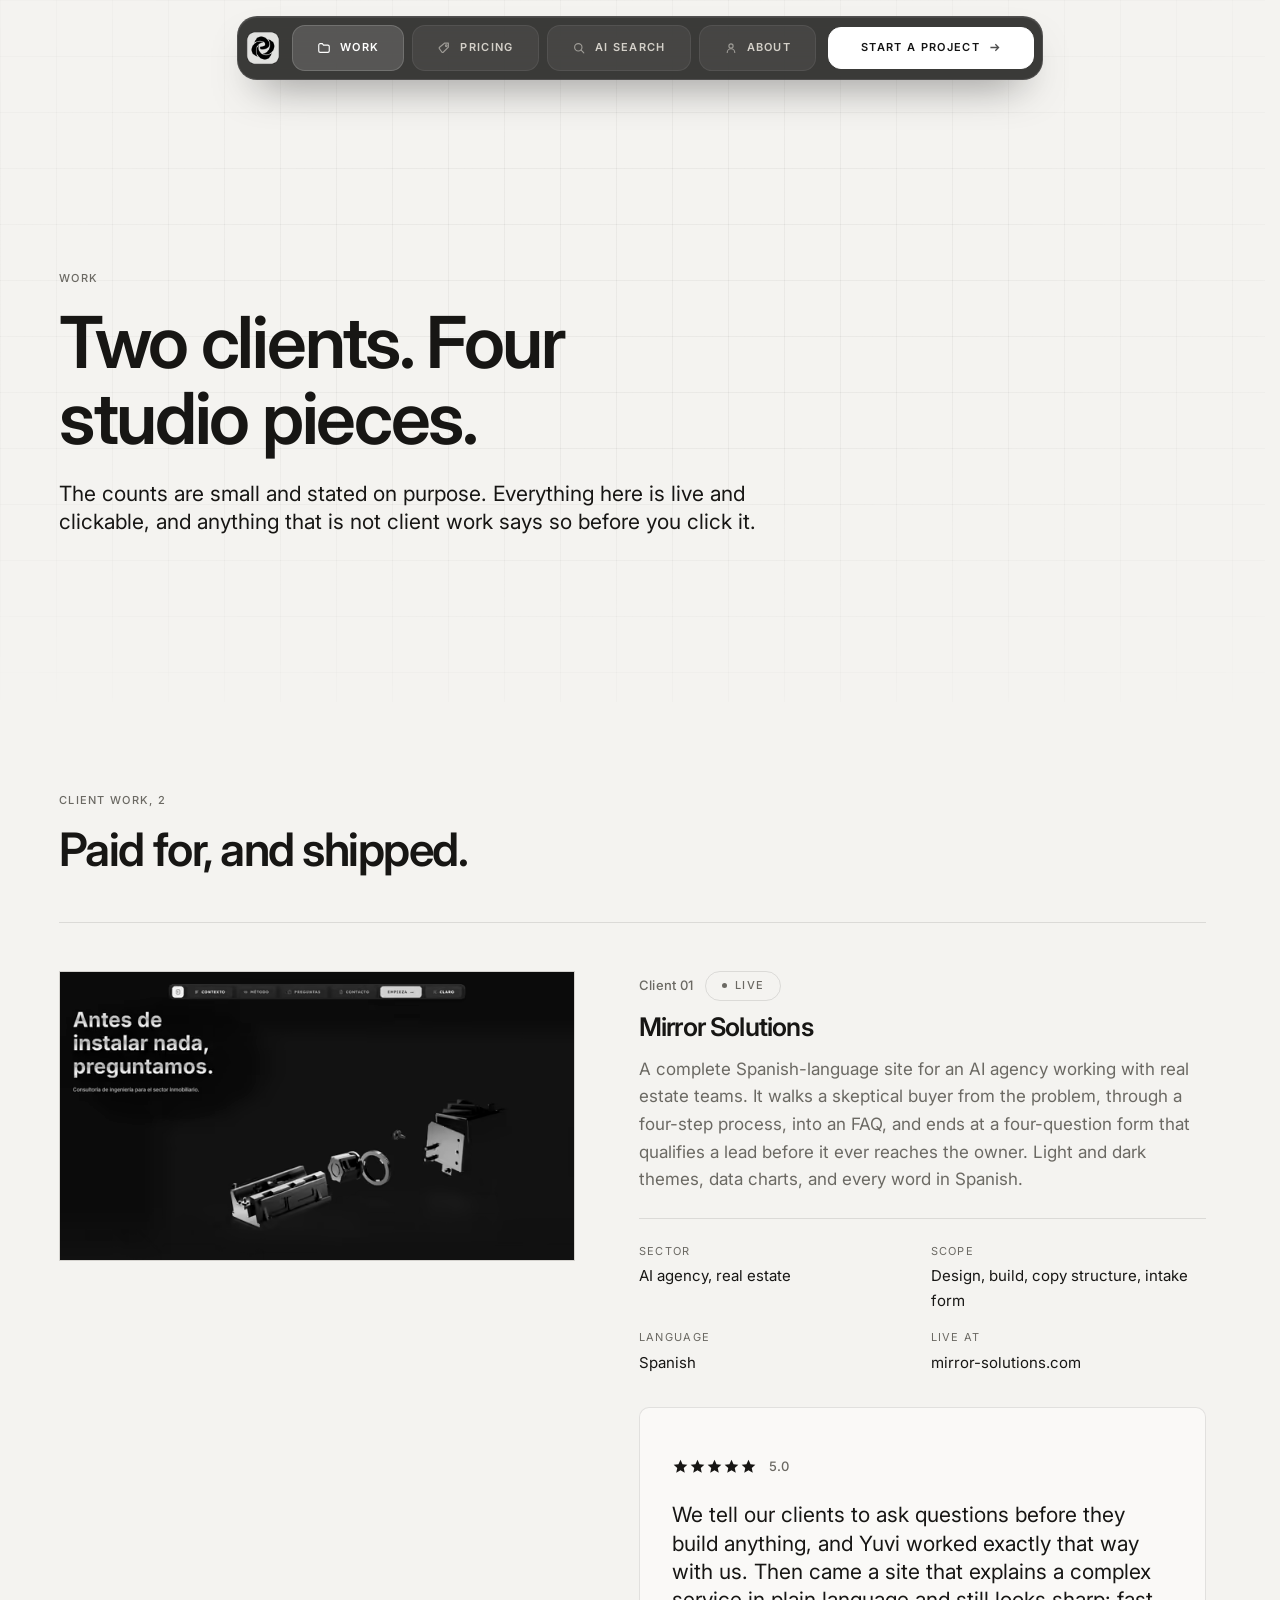
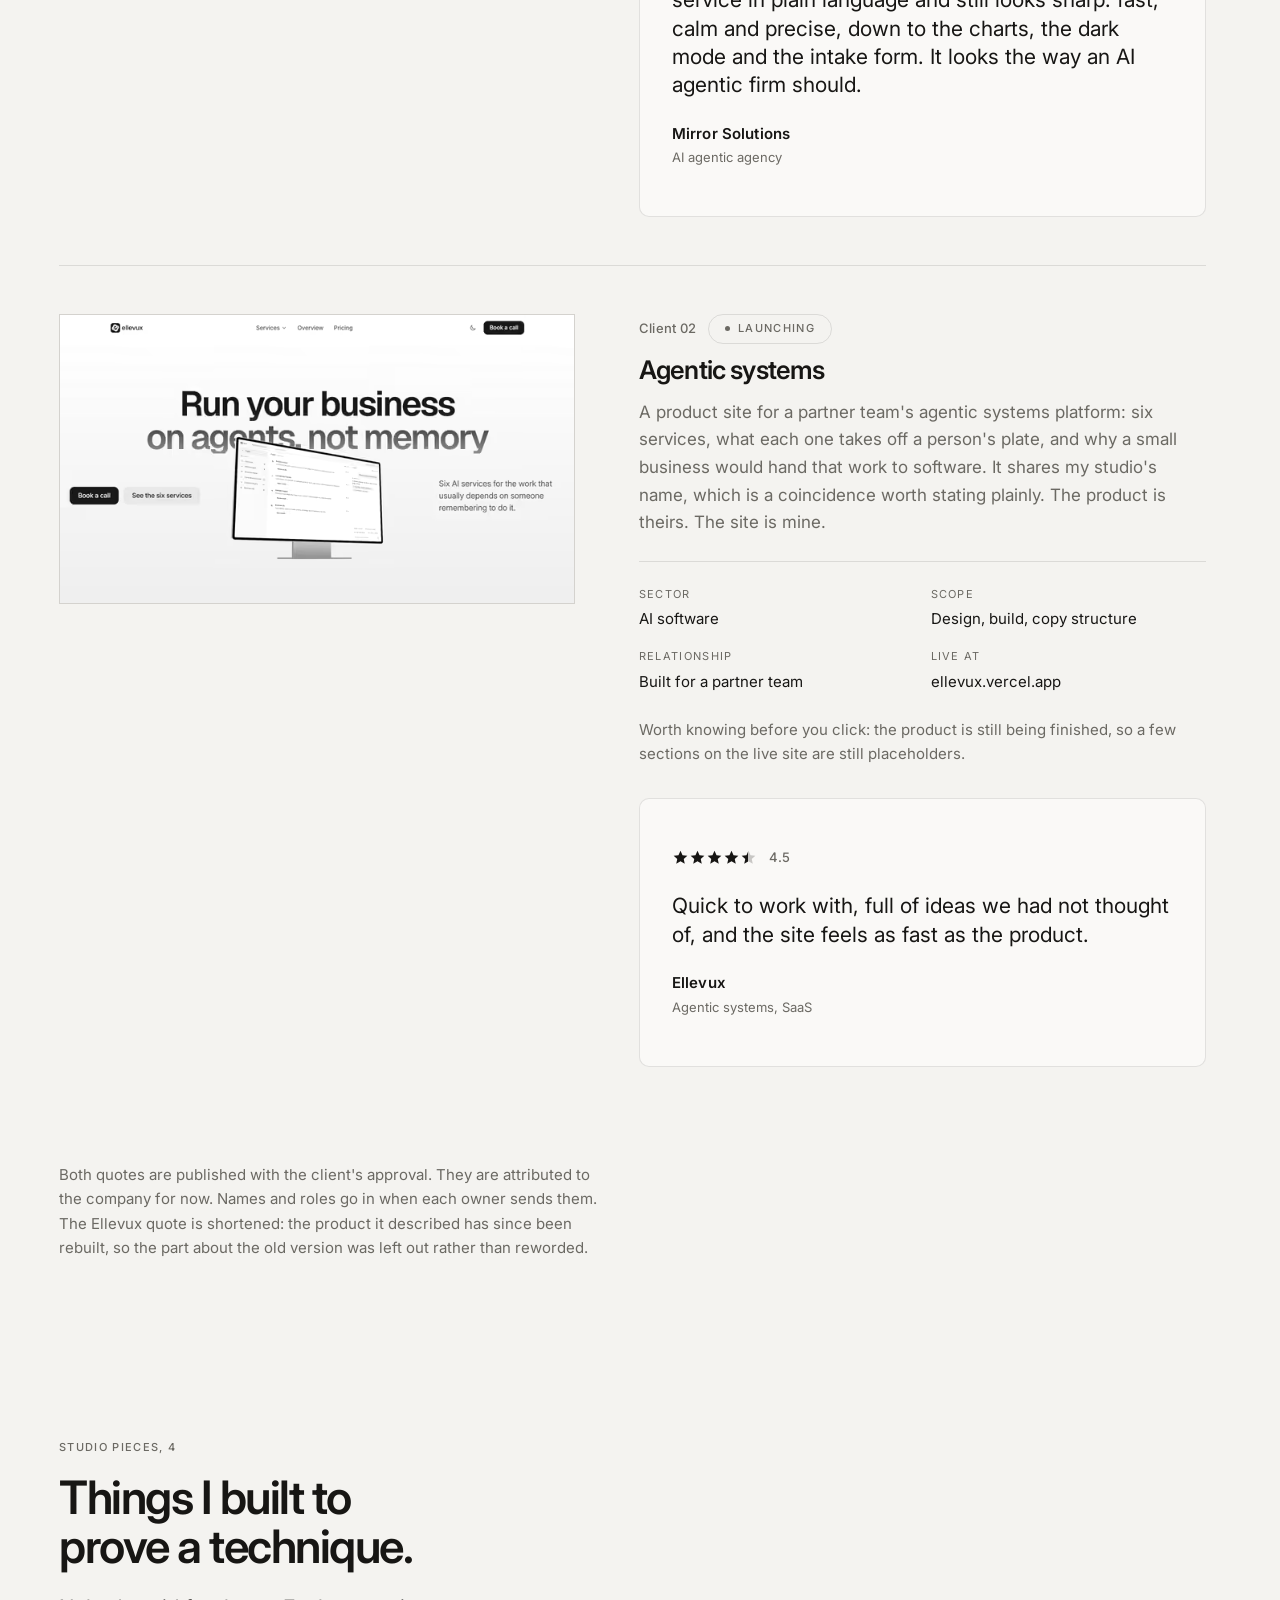
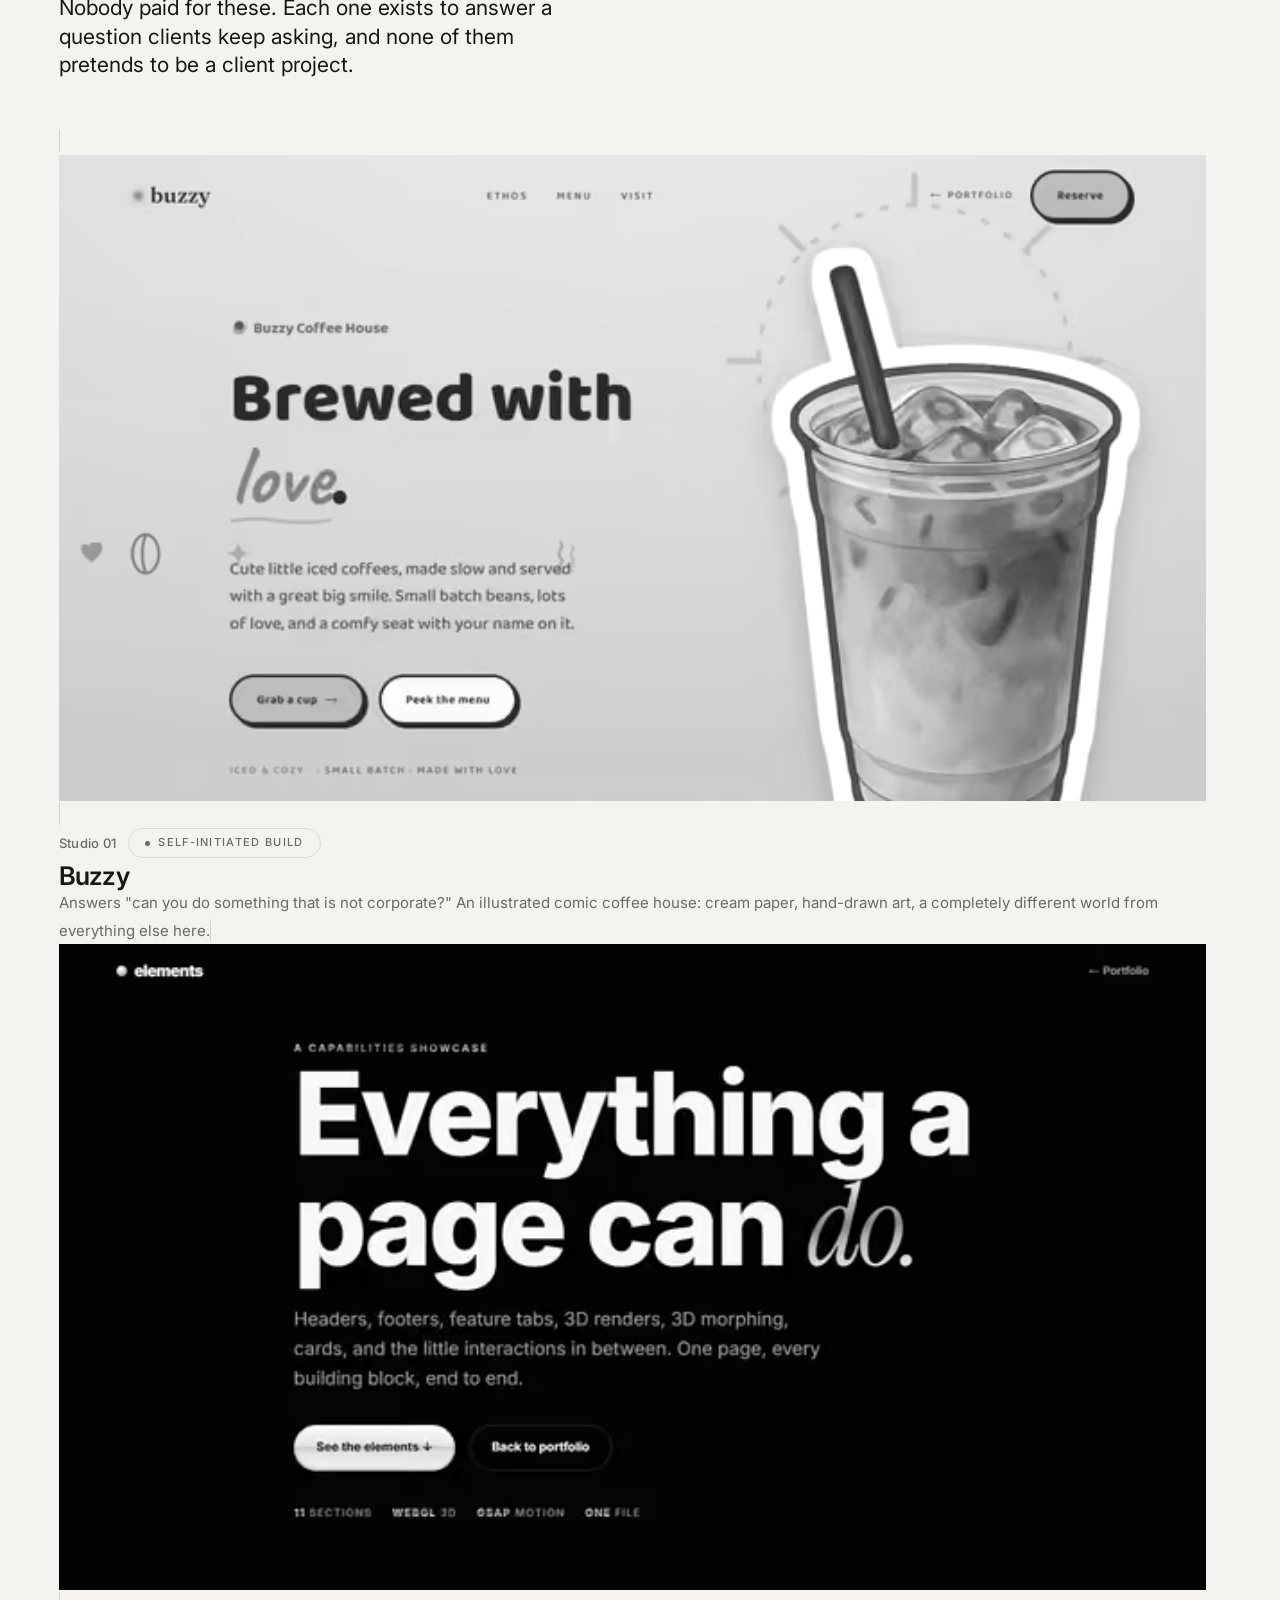
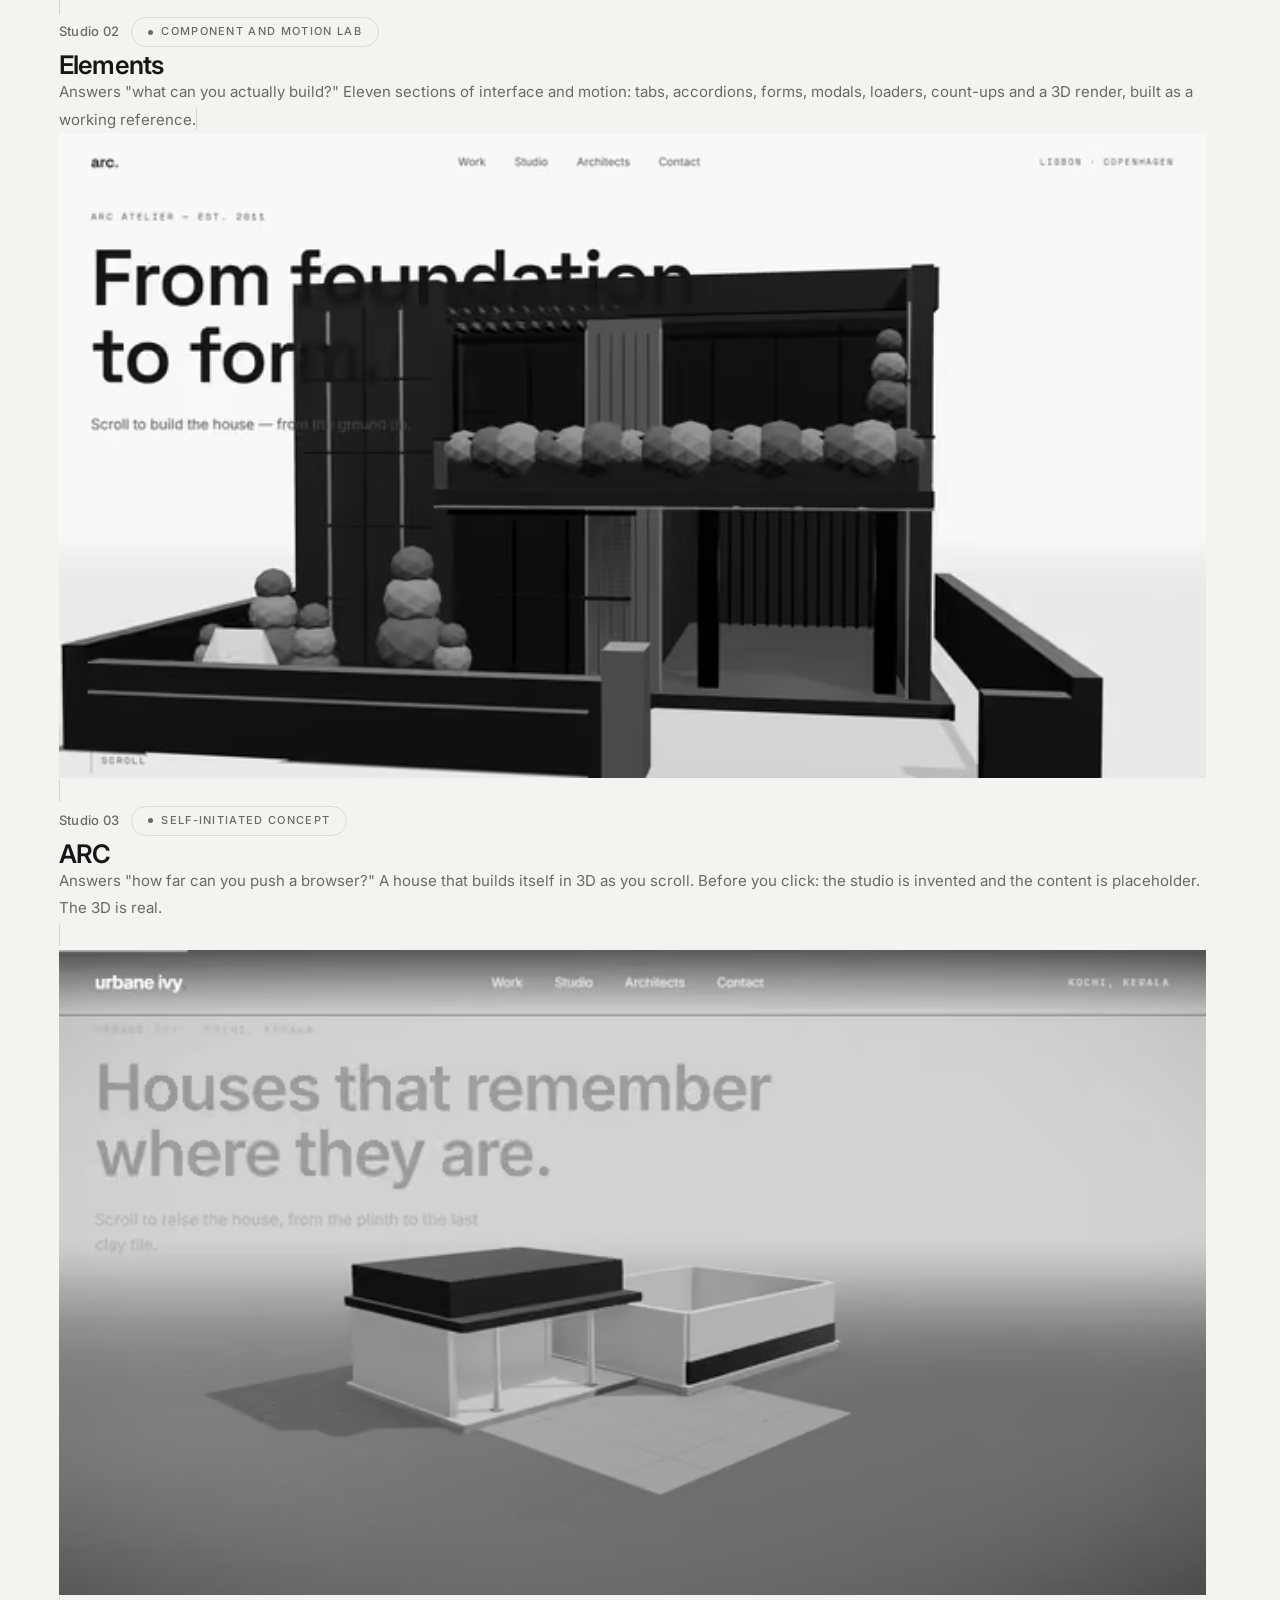
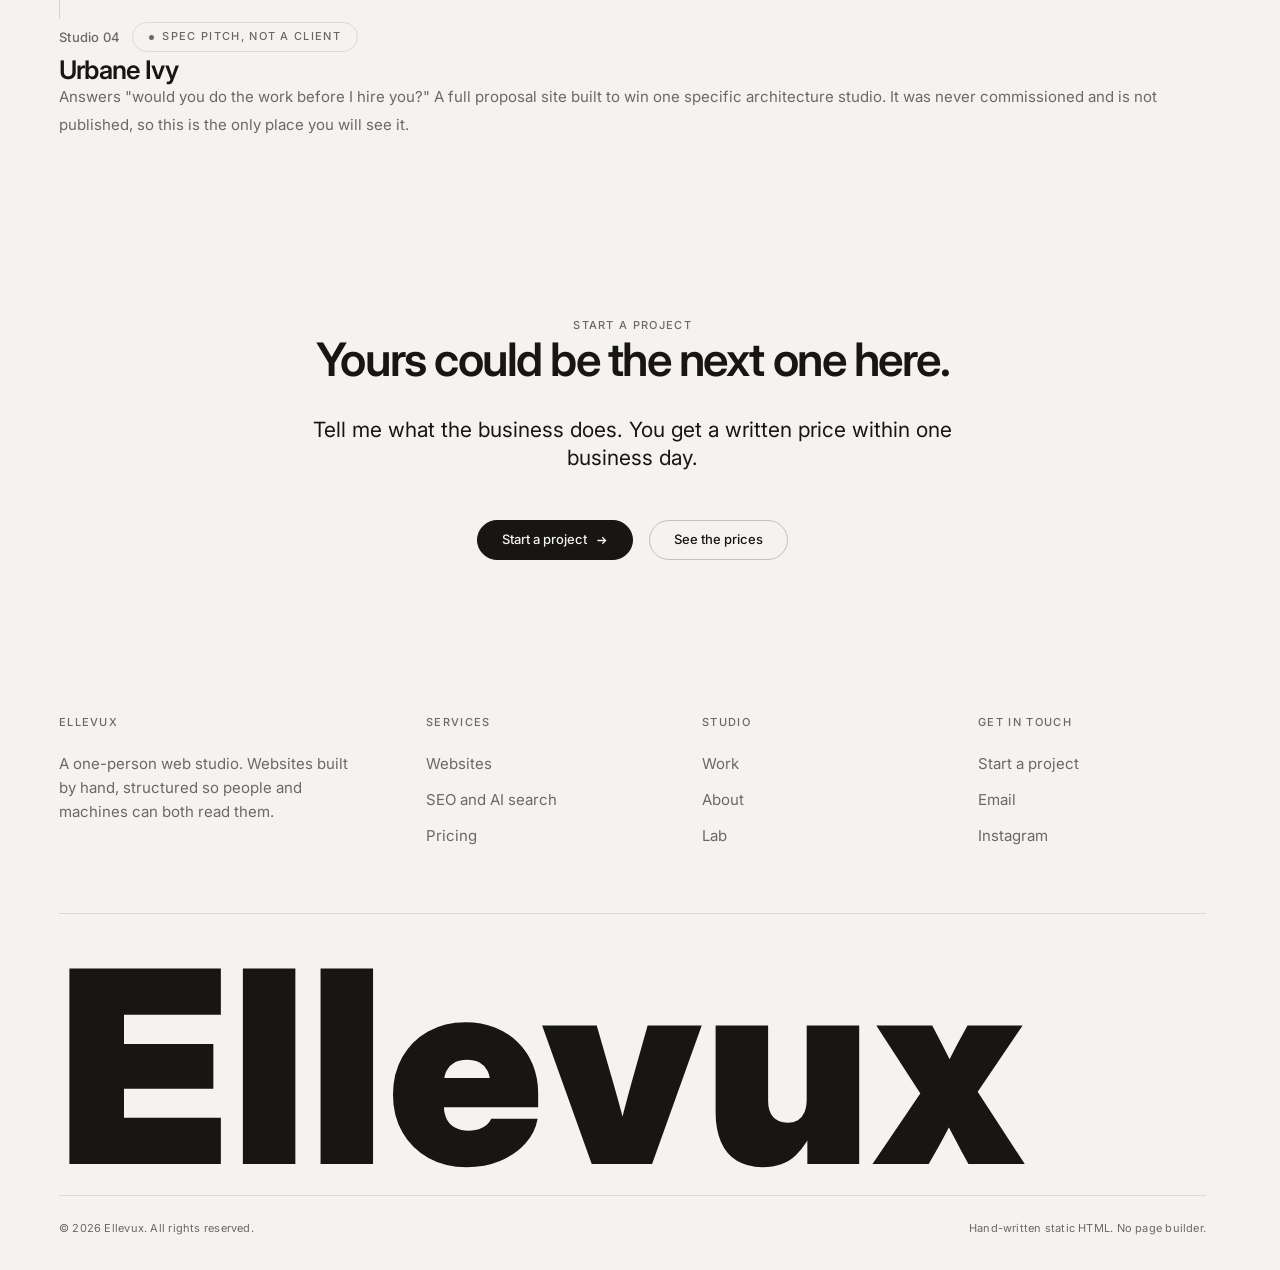
<file: work/index.html>
<!DOCTYPE html>
<html lang="en">
<head>
<meta charset="utf-8">
<meta name="viewport" content="width=device-width, initial-scale=1, viewport-fit=cover">
<title>Work · Ellevux</title>
<meta name="description" content="Two client sites built end to end, and four studio pieces built to prove a technique. Every one is live and clickable, and every concept is labelled as one.">
<meta name="theme-color" content="#f8f8f6">
<link rel="canonical" href="https://ellevux-studio.vercel.app/work/">
<meta property="og:type" content="website">
<meta property="og:site_name" content="Ellevux">
<meta property="og:url" content="https://ellevux-studio.vercel.app/work/">
<meta property="og:title" content="Work · Ellevux">
<meta property="og:description" content="Two client sites, four studio pieces. All live, all clickable.">
<meta property="og:image" content="https://ellevux-studio.vercel.app/og.png">
<meta name="twitter:card" content="summary_large_image">
<link rel="icon" href="/assets/img/favicon-32.png" sizes="32x32" type="image/png">
<link rel="icon" href="/assets/img/favicon-64.png" sizes="64x64" type="image/png">
<link rel="apple-touch-icon" href="/assets/img/apple-touch-icon.png">
<link rel="preconnect" href="https://fonts.googleapis.com">
<link rel="preconnect" href="https://fonts.gstatic.com" crossorigin>
<link rel="stylesheet" href="https://fonts.googleapis.com/css2?family=Inter:opsz,wght@14..32,400..700&display=swap">
<link rel="stylesheet" href="/assets/css/site.css?v=22">

<script type="application/ld+json">
{
  "@context": "https://schema.org",
  "@graph": [
    {
      "@type": "Organization",
      "@id": "https://ellevux-studio.vercel.app/#studio",
      "name": "Ellevux",
      "url": "https://ellevux-studio.vercel.app/",
      "email": "yuvrajsinghgill5492@gmail.com",
      "sameAs": ["https://www.instagram.com/ellevux.studio"],
      "founder": { "@type": "Person", "name": "Yuvi" }
    },
    {
      "@type": "CollectionPage",
      "@id": "https://ellevux-studio.vercel.app/work/#webpage",
      "url": "https://ellevux-studio.vercel.app/work/",
      "name": "Work · Ellevux",
      "about": { "@id": "https://ellevux-studio.vercel.app/#studio" }
    },
    {
      "@type": "BreadcrumbList",
      "@id": "https://ellevux-studio.vercel.app/work/#breadcrumbs",
      "itemListElement": [
        { "@type": "ListItem", "position": 1, "name": "Ellevux", "item": "https://ellevux-studio.vercel.app/" },
        { "@type": "ListItem", "position": 2, "name": "Work", "item": "https://ellevux-studio.vercel.app/work/" }
      ]
    }
  ]
}
</script>
</head>
<body>

<a class="skip-link" href="#main">Skip to content</a>

<header class="nav" id="nav">
  <div class="nav__dock">
    <a class="nav__brand" href="/" aria-label="Ellevux, home">
      <img class="nav__mark" src="/assets/img/logo-mark-light.png" alt="" width="34" height="34">
    </a>

    <nav class="nav__links" aria-label="Primary">
      <a class="nav__link" href="/work/" aria-current="page">
        <svg viewBox="0 0 16 16" fill="none" aria-hidden="true"><path d="M2 4.6A1.6 1.6 0 0 1 3.6 3h2.5l1.3 1.7h5A1.6 1.6 0 0 1 14 6.3v5.1A1.6 1.6 0 0 1 12.4 13H3.6A1.6 1.6 0 0 1 2 11.4z" stroke="currentColor" stroke-width="1.3" stroke-linejoin="round"/></svg>
        Work
      </a>
      <a class="nav__link" href="/pricing/">
        <svg viewBox="0 0 16 16" fill="none" aria-hidden="true"><path d="M8.5 2.5H13V7l-5.6 5.6a1.3 1.3 0 0 1-1.9 0L2.9 9a1.3 1.3 0 0 1 0-1.9z" stroke="currentColor" stroke-width="1.3" stroke-linejoin="round"/><circle cx="10.6" cy="5.4" r="1" stroke="currentColor" stroke-width="1.2"/></svg>
        Pricing
      </a>
      <a class="nav__link" href="/ai-search/">
        <svg viewBox="0 0 16 16" fill="none" aria-hidden="true"><circle cx="7.2" cy="7.2" r="4.2" stroke="currentColor" stroke-width="1.3"/><path d="m10.5 10.5 3 3" stroke="currentColor" stroke-width="1.3" stroke-linecap="round"/></svg>
        AI search
      </a>
      <a class="nav__link" href="/about/">
        <svg viewBox="0 0 16 16" fill="none" aria-hidden="true"><circle cx="8" cy="5.7" r="2.4" stroke="currentColor" stroke-width="1.3"/><path d="M3.7 13.1a4.3 4.3 0 0 1 8.6 0" stroke="currentColor" stroke-width="1.3" stroke-linecap="round"/></svg>
        About
      </a>
    </nav>

    <a class="btn btn--primary nav__cta" href="/contact/">Start a project <svg class="btn__arrow" viewBox="0 0 16 16" fill="none" aria-hidden="true"><path d="M3 8h10M9 4l4 4-4 4" stroke="currentColor" stroke-width="1.6"/></svg></a>

    <button class="nav__burger" id="nav-toggle" type="button"
            aria-expanded="false" aria-controls="nav-drawer" aria-label="Open menu">
      <span></span><span></span><span></span>
    </button>
  </div>
</header>

<div class="drawer" id="nav-drawer" data-open="false" aria-label="Menu">
  <a class="drawer__link" href="/work/">Work</a>
  <a class="drawer__link" href="/pricing/">Pricing</a>
  <a class="drawer__link" href="/ai-search/">AI search</a>
  <a class="drawer__link" href="/about/">About</a>
  <img class="drawer__lockup" src="/assets/img/logo-lockup-420.png" alt=""
       width="210" height="70" loading="lazy" decoding="async">
  <div class="drawer__foot">
    <a class="btn btn--primary" href="/contact/">Start a project <svg class="btn__arrow" viewBox="0 0 16 16" fill="none" aria-hidden="true"><path d="M3 8h10M9 4l4 4-4 4" stroke="currentColor" stroke-width="1.6"/></svg></a>
  </div>
</div>

<main id="main">

  <section class="band hero grid-field grid-field--fade" id="hero" data-band="paper" aria-labelledby="work-title">
    <div class="container">
      <p class="label">Work</p>
      <h1 id="work-title" style="margin-top:var(--s-4);max-width:16ch">Two clients. Four studio pieces.</h1>
      <p class="lead" style="margin-top:var(--s-5)">
        The counts are small and stated on purpose. Everything here is live and clickable,
        and anything that is not client work says so before you click it.
      </p>
    </div>
  </section>

  <!-- ==========================================
       CLIENT WORK, 2
       ========================================== -->
  <section class="band" data-band="ink" aria-labelledby="clients-title">
    <div class="container">
      <div class="head" data-reveal>
        <p class="label">Client work, 2</p>
        <h2 id="clients-title">Paid for, and shipped.</h2>
      </div>

      <article class="work-row" id="mirror-solutions" data-reveal>
        <a class="work-item__art" href="https://mirror-solutions.com/" rel="noopener"
           aria-label="Visit mirror-solutions.com">
          <picture>
              <source type="image/avif" sizes="(min-width: 940px) 420px, (min-width: 620px) 50vw, 100vw"
                      srcset="/assets/img/work-mirror-640.avif 640w, /assets/img/work-mirror-1280.avif 1280w">
              <source type="image/webp" sizes="(min-width: 940px) 420px, (min-width: 620px) 50vw, 100vw"
                      srcset="/assets/img/work-mirror-640.webp 640w, /assets/img/work-mirror-1280.webp 1280w">
              <img src="/assets/img/work-mirror-1280.webp" width="1280" height="720"
                   alt="The Mirror Solutions site: a Spanish-language page for an AI agency working with real estate teams." loading="lazy" decoding="async">
            </picture>
        </a>
        <div>
          <p class="work-item__meta">
            <span class="num">Client 01</span>
            <span class="status-pill">Live</span>
          </p>
          <h3 style="margin-top:var(--s-3)">Mirror Solutions</h3>
          <p style="margin-top:var(--s-4);color:var(--on-surface-soft)">
            A complete Spanish-language site for an AI agency working with real estate
            teams. It walks a skeptical buyer from the problem, through a four-step
            process, into an FAQ, and ends at a four-question form that qualifies a lead
            before it ever reaches the owner. Light and dark themes, data charts, and
            every word in Spanish.
          </p>
          <dl class="work-row__facts">
            <div><dt>Sector</dt><dd>AI agency, real estate</dd></div>
            <div><dt>Scope</dt><dd>Design, build, copy structure, intake form</dd></div>
            <div><dt>Language</dt><dd>Spanish</dd></div>
            <div><dt>Live at</dt><dd><a href="https://mirror-solutions.com/" rel="noopener">mirror-solutions.com</a></dd></div>
          </dl>

          <figure class="card quote" style="margin-top:var(--s-6)">
            <p class="rating" role="img" aria-label="Rated 5 out of 5">
              <span class="rating__stars" style="--rating: 5.0"></span>
              <span class="rating__value">5.0</span>
            </p>
            <blockquote class="quote__text">
              <p>
                We tell our clients to ask questions before they build anything, and Yuvi worked exactly that way with us. Then came a site that explains a complex service in plain language and still looks sharp: fast, calm and precise, down to the charts, the dark mode and the intake form. It looks the way an AI agentic firm should.</p>
            </blockquote>
            <figcaption class="quote__by">
              <span class="quote__name">Mirror Solutions</span>
              <span class="quote__role">AI agentic agency</span>
            </figcaption>
          </figure>
        </div>
      </article>

      <article class="work-row" id="ellevux-saas" data-reveal>
        <a class="work-item__art" href="https://ellevux.vercel.app/" rel="noopener"
           aria-label="Visit the Ellevux agentic systems product site">
          <picture>
              <source type="image/avif" sizes="(min-width: 940px) 420px, (min-width: 620px) 50vw, 100vw"
                      srcset="/assets/img/work-ellevux-site-640.avif 640w, /assets/img/work-ellevux-site-1280.avif 1280w">
              <source type="image/webp" sizes="(min-width: 940px) 420px, (min-width: 620px) 50vw, 100vw"
                      srcset="/assets/img/work-ellevux-site-640.webp 640w, /assets/img/work-ellevux-site-1280.webp 1280w">
              <img src="/assets/img/work-ellevux-site-1280.webp" width="1280" height="720"
                   alt="The product site for a six service agentic platform, built for a partner team." loading="lazy" decoding="async">
            </picture>
        </a>
        <div>
          <p class="work-item__meta">
            <span class="num">Client 02</span>
            <span class="status-pill">Launching</span>
          </p>
          <h3 style="margin-top:var(--s-3)">Agentic systems</h3>
          <p style="margin-top:var(--s-4);color:var(--on-surface-soft)">
            A product site for a partner team's agentic systems platform: six services,
            what each one takes off a person's plate, and why a small business would hand
            that work to software. It shares my studio's name, which is a coincidence
            worth stating plainly. The product is theirs. The site is mine.
          </p>
          <dl class="work-row__facts">
            <div><dt>Sector</dt><dd>AI software</dd></div>
            <div><dt>Scope</dt><dd>Design, build, copy structure</dd></div>
            <div><dt>Relationship</dt><dd>Built for a partner team</dd></div>
            <div><dt>Live at</dt><dd><a href="https://ellevux.vercel.app/" rel="noopener">ellevux.vercel.app</a></dd></div>
          </dl>
          <p style="margin-top:var(--s-5);font-size:var(--fs-sm);color:var(--on-surface-soft)">
            Worth knowing before you click: the product is still being finished, so a few
            sections on the live site are still placeholders.
          </p>

          <figure class="card quote" style="margin-top:var(--s-6)">
            <p class="rating" role="img" aria-label="Rated 4.5 out of 5">
              <span class="rating__stars" style="--rating: 4.5"></span>
              <span class="rating__value">4.5</span>
            </p>
            <!-- SHORTENED, NOT REWRITTEN. The approved quote opened with
                 "Explaining an AI receptionist is harder than it sounds. Yuvi
                 made it click in seconds: stop missing calls, start booking
                 jobs, with a hero that shows a call being handled." The
                 product has since been rebuilt as a six service agentic
                 platform with no call handling, so that sentence now
                 describes something that does not exist. Quoting less of an
                 approved quote is honest; rewording it to fit the new product
                 would be putting words in the client's mouth. Restore the full
                 text only if the client re-approves it. -->
            <blockquote class="quote__text">
              <p>
                Quick to work with, full of ideas we had not thought of, and the site feels as fast as the product.</p>
            </blockquote>
            <figcaption class="quote__by">
              <span class="quote__name">Ellevux</span>
              <span class="quote__role">Agentic systems, SaaS</span>
            </figcaption>
          </figure>
        </div>
      </article>

      <p class="quotes__note" data-reveal style="margin-top:var(--s-7)">
        Both quotes are published with the client's approval. They are attributed to the
        company for now. Names and roles go in when each owner sends them. The Ellevux
        quote is shortened: the product it described has since been rebuilt, so the part
        about the old version was left out rather than reworded.
      </p>
    </div>
  </section>

  <!-- ==========================================
       STUDIO PIECES, 4
       Each one answers a question a buyer actually has, so a
       concept label reads as a reason rather than as filler.
       ========================================== -->
  <section class="band" data-band="paper" aria-labelledby="studio-title">
    <div class="container">
      <div class="head" data-reveal>
        <p class="label">Studio pieces, 4</p>
        <h2 id="studio-title">Things I built to prove a technique.</h2>
        <p class="lead head__lead">
          Nobody paid for these. Each one exists to answer a question clients keep asking,
          and none of them pretends to be a client project.
        </p>
      </div>

      <div class="work">
        <a class="work-item" href="/demos/cafe/index.html" data-reveal>
          <span class="work-item__art">
            <picture>
              <source type="image/avif" sizes="(min-width: 940px) 420px, (min-width: 620px) 50vw, 100vw"
                      srcset="/assets/img/work-cafe-640.avif 640w, /assets/img/work-cafe-1280.avif 1280w">
              <source type="image/webp" sizes="(min-width: 940px) 420px, (min-width: 620px) 50vw, 100vw"
                      srcset="/assets/img/work-cafe-640.webp 640w, /assets/img/work-cafe-1280.webp 1280w">
              <img src="/assets/img/work-cafe-1280.webp" width="1280" height="720"
                   alt="Buzzy, an illustrated comic coffee house site on cream paper." loading="lazy" decoding="async">
            </picture>
          </span>
          <span class="work-item__meta">
            <span class="num">Studio 01</span>
            <span class="status-pill">Self-initiated build</span>
          </span>
          <h3 class="work-item__name">Buzzy</h3>
          <span class="work-item__what">
            Answers "can you do something that is not corporate?" An illustrated comic
            coffee house: cream paper, hand-drawn art, a completely different world from
            everything else here.
          </span>
        </a>

        <a class="work-item" href="/demos/lab/index.html" data-reveal>
          <span class="work-item__art">
            <picture>
              <source type="image/avif" sizes="(min-width: 940px) 420px, (min-width: 620px) 50vw, 100vw"
                      srcset="/assets/img/work-elements-640.avif 640w, /assets/img/work-elements-1280.avif 1280w">
              <source type="image/webp" sizes="(min-width: 940px) 420px, (min-width: 620px) 50vw, 100vw"
                      srcset="/assets/img/work-elements-640.webp 640w, /assets/img/work-elements-1280.webp 1280w">
              <img src="/assets/img/work-elements-1280.webp" width="1280" height="720"
                   alt="Elements, a dark interface and motion reference with eleven sections." loading="lazy" decoding="async">
            </picture>
          </span>
          <span class="work-item__meta">
            <span class="num">Studio 02</span>
            <span class="status-pill">Component and motion lab</span>
          </span>
          <h3 class="work-item__name">Elements</h3>
          <span class="work-item__what">
            Answers "what can you actually build?" Eleven sections of interface and
            motion: tabs, accordions, forms, modals, loaders, count-ups and a 3D render,
            built as a working reference.
          </span>
        </a>

        <a class="work-item" href="https://arc-atelier.vercel.app/" rel="noopener" data-reveal>
          <span class="work-item__art">
            <picture>
              <source type="image/avif" sizes="(min-width: 940px) 420px, (min-width: 620px) 50vw, 100vw"
                      srcset="/assets/img/work-arc-640.avif 640w, /assets/img/work-arc-1280.avif 1280w">
              <source type="image/webp" sizes="(min-width: 940px) 420px, (min-width: 620px) 50vw, 100vw"
                      srcset="/assets/img/work-arc-640.webp 640w, /assets/img/work-arc-1280.webp 1280w">
              <img src="/assets/img/work-arc-1280.webp" width="1280" height="720"
                   alt="ARC, a low-poly 3D house built as you scroll." loading="lazy" decoding="async">
            </picture>
          </span>
          <span class="work-item__meta">
            <span class="num">Studio 03</span>
            <span class="status-pill">Self-initiated concept</span>
          </span>
          <h3 class="work-item__name">ARC</h3>
          <span class="work-item__what">
            Answers "how far can you push a browser?" A house that builds itself in 3D as
            you scroll. Before you click: the studio is invented and the content is
            placeholder. The 3D is real.
          </span>
        </a>

        <!-- Not a link: this one was never deployed publicly, and a
             tile that looks clickable but is not is worse than one
             that plainly says so. -->
        <article class="work-item" data-reveal>
          <span class="work-item__art">
            <picture>
              <source type="image/avif" sizes="(min-width: 940px) 420px, (min-width: 620px) 50vw, 100vw"
                      srcset="/assets/img/work-urbane-640.avif 640w, /assets/img/work-urbane-1280.avif 1280w">
              <source type="image/webp" sizes="(min-width: 940px) 420px, (min-width: 620px) 50vw, 100vw"
                      srcset="/assets/img/work-urbane-640.webp 640w, /assets/img/work-urbane-1280.webp 1280w">
              <img src="/assets/img/work-urbane-1280.webp" width="1280" height="720"
                   alt="Urbane Ivy Architects, a proposal site with a scroll-built 3D hero." loading="lazy" decoding="async">
            </picture>
          </span>
          <span class="work-item__meta">
            <span class="num">Studio 04</span>
            <span class="status-pill">Spec pitch, not a client</span>
          </span>
          <h3 class="work-item__name">Urbane Ivy</h3>
          <span class="work-item__what">
            Answers "would you do the work before I hire you?" A full proposal site built
            to win one specific architecture studio. It was never commissioned and is not
            published, so this is the only place you will see it.
          </span>
        </article>
      </div>
    </div>
  </section>

  <section class="band close" data-band="ink" aria-labelledby="wclose-title">
    <div class="container">
      <div data-reveal>
        <p class="label" style="text-align:center">Start a project</p>
        <h2 class="close__title" id="wclose-title">Yours could be the next one here.</h2>
        <p class="lead close__lead" style="text-align:center">
          Tell me what the business does. You get a written price within one business day.
        </p>
        <div class="btn-row close__cta">
          <a class="btn btn--primary" href="/contact/" data-magnetic>
            <span data-magnetic-text>Start a project</span>
              <svg class="btn__arrow" viewBox="0 0 16 16" fill="none" aria-hidden="true"><path d="M3 8h10M9 4l4 4-4 4" stroke="currentColor" stroke-width="1.6"/></svg>
          </a>
          <a class="btn btn--ghost" href="/pricing/">See the prices</a>
        </div>
      </div>
    </div>
  </section>

</main>

<footer class="band footer" data-band="paper" id="footer">
  <div class="container">
    <div class="footer__top">
      <div class="footer__col">
        <p class="label">Ellevux</p>
        <p style="font-size:var(--fs-sm);color:var(--ink-soft);max-width:34ch">
          A one-person web studio. Websites built by hand, structured so people and
          machines can both read them.
        </p>
      </div>
      <div class="footer__col">
        <p class="label">Services</p>
        <a class="footer__link" href="/#websites">Websites</a>
        <a class="footer__link" href="/ai-search/">SEO and AI search</a>
        <a class="footer__link" href="/pricing/">Pricing</a>
      </div>
      <div class="footer__col">
        <p class="label">Studio</p>
        <a class="footer__link" href="/work/">Work</a>
        <a class="footer__link" href="/about/">About</a>
        <a class="footer__link" href="/lab/">Lab</a>
      </div>
      <div class="footer__col">
        <p class="label">Get in touch</p>
        <a class="footer__link" href="/contact/">Start a project</a>
        <a class="footer__link" href="mailto:yuvrajsinghgill5492@gmail.com">Email</a>
        <a class="footer__link" href="https://www.instagram.com/ellevux.studio" rel="noopener">Instagram</a>
      </div>
    </div>
    <span class="footer__wordmark" aria-hidden="true">Ellevux</span>
    <div class="footer__strip">
      <span class="footer__fine">&copy; <span id="year">2026</span> Ellevux. All rights reserved.</span>
      <span class="footer__fine">Hand-written static HTML. No page builder.</span>
    </div>
  </div>
</footer>


<!-- iOS-style bottom action bar. Phones only, and only once the hero
     has scrolled away. Ink button, never acid: a fixed acid element
     would share a viewport with a pricing CTA. -->
<div class="actionbar" id="actionbar" data-show="false">
  <span class="actionbar__price">
    <span class="actionbar__label">From</span>
    <span class="actionbar__amount" id="actionbar-amount">$2,000</span>
  </span>
  <a class="btn" href="/contact/">Start a project</a>
</div>

<script src="/assets/js/site.js?v=6" defer></script>
</body>
</html>
</file>
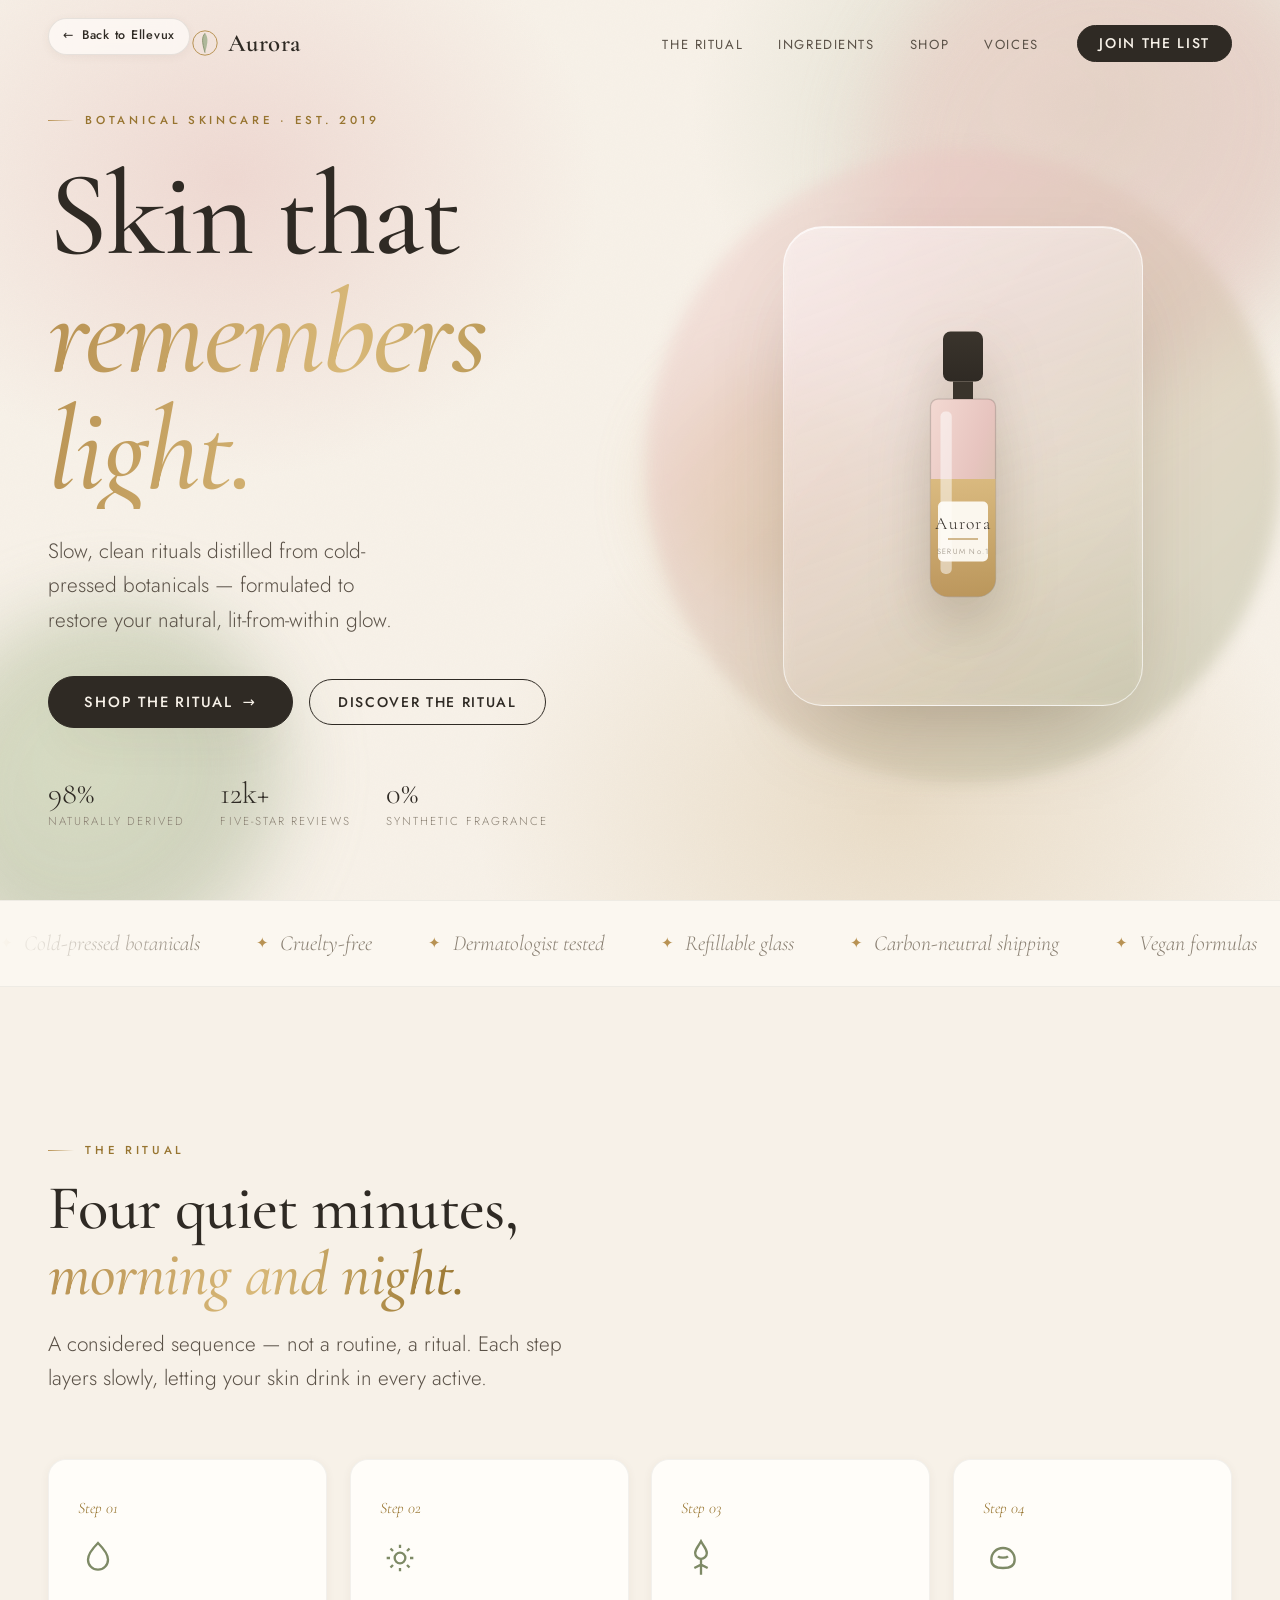
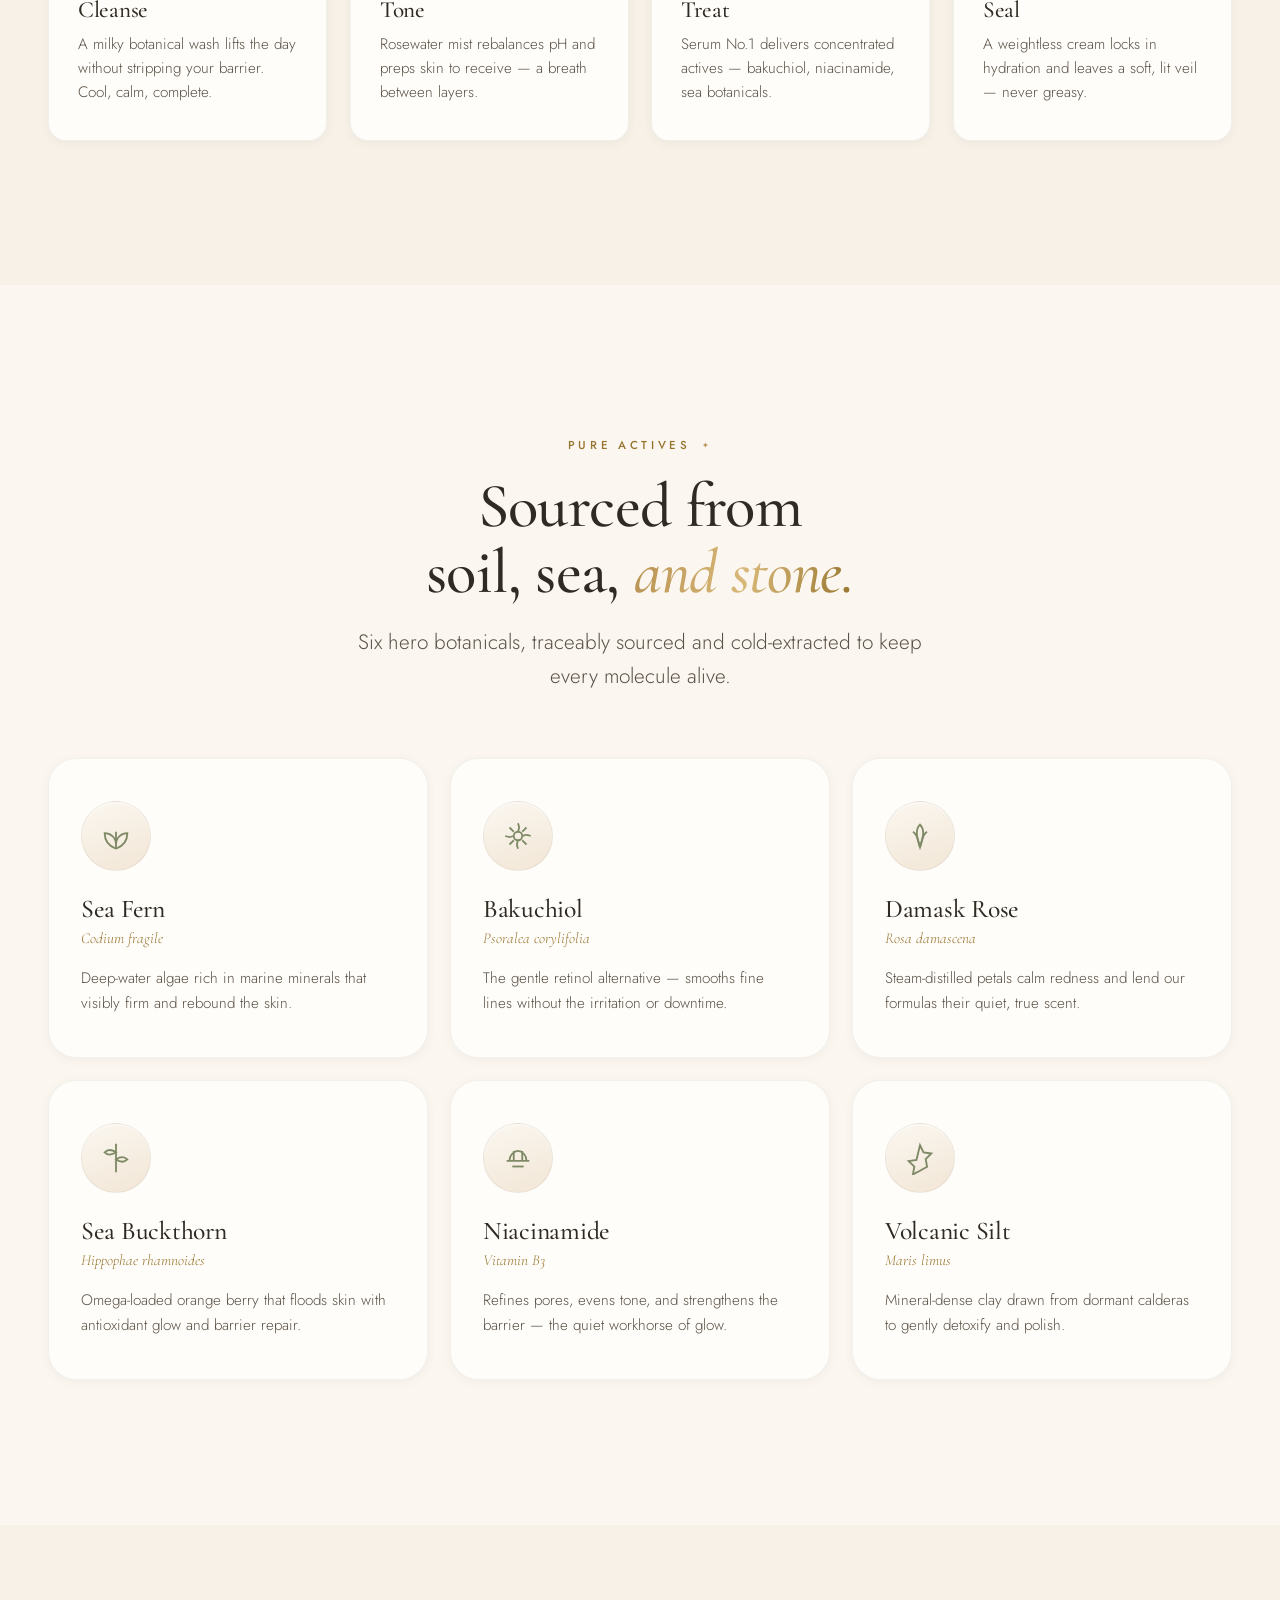
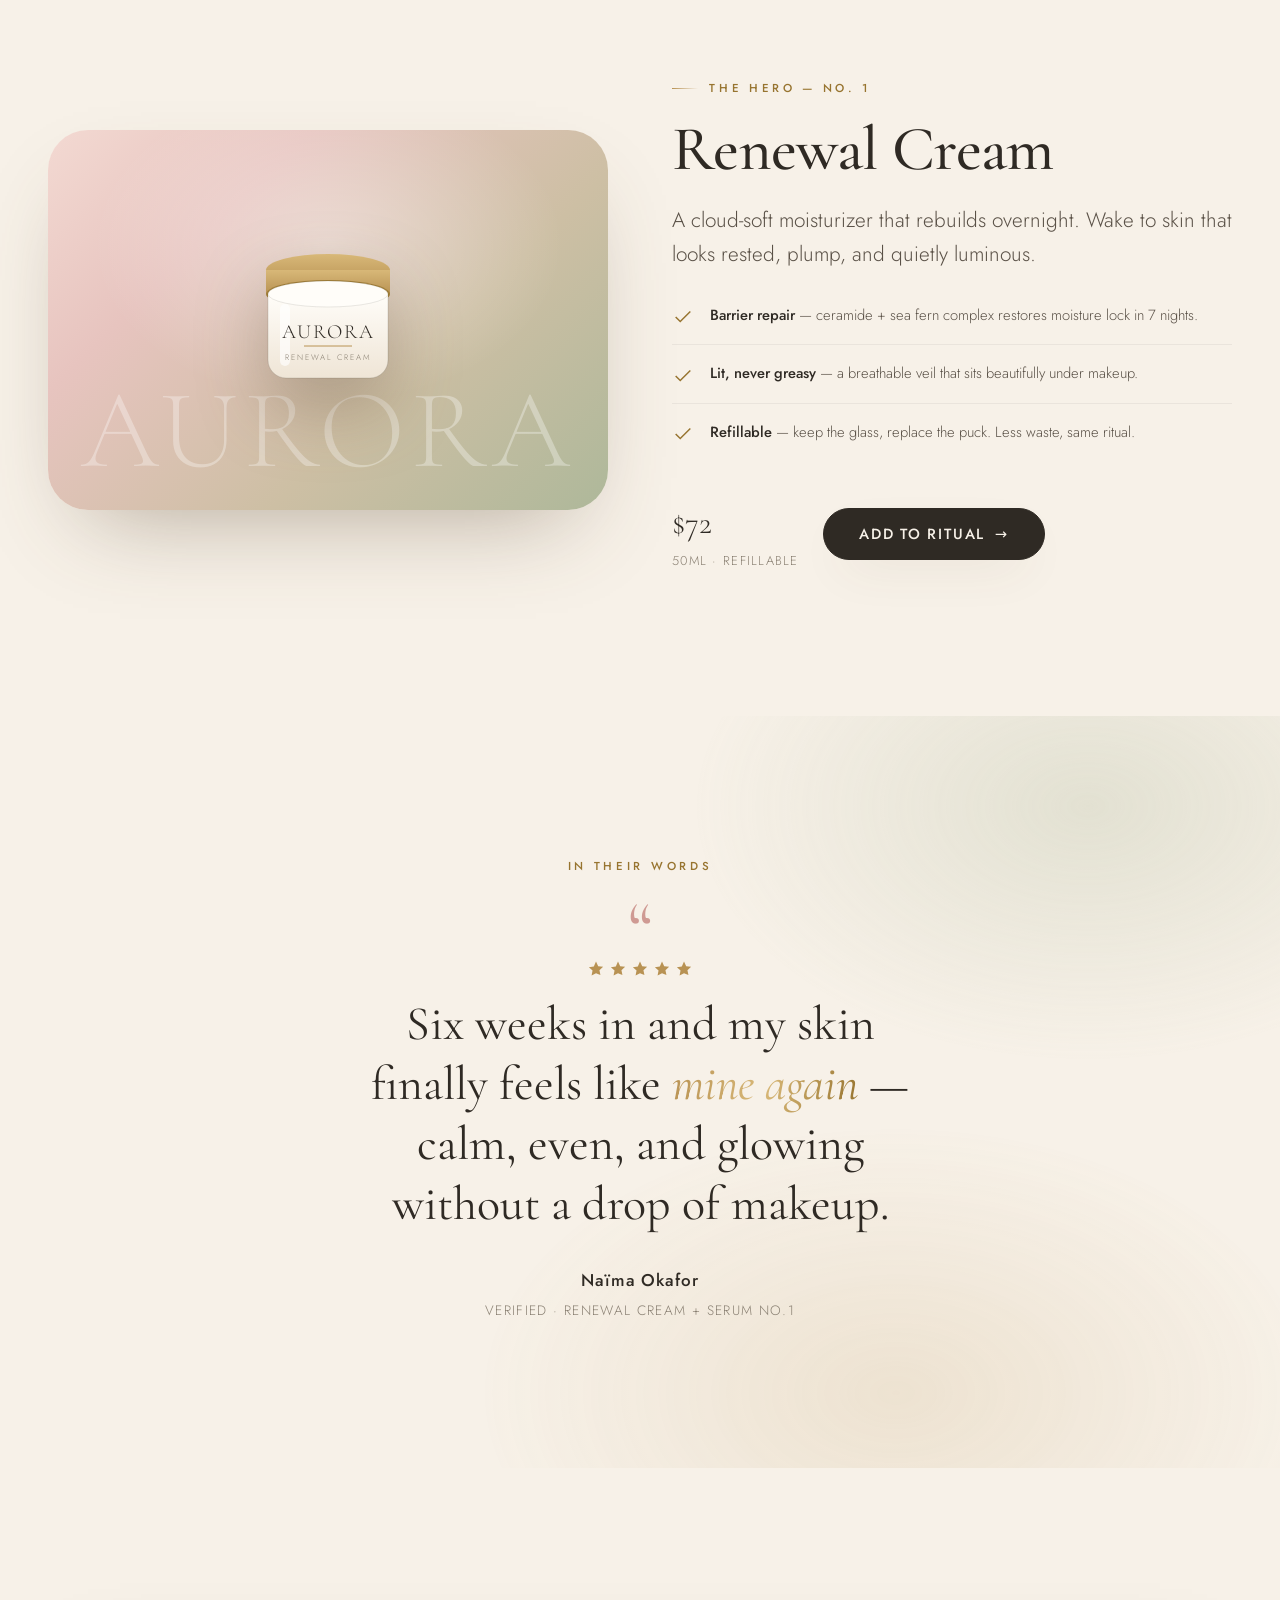
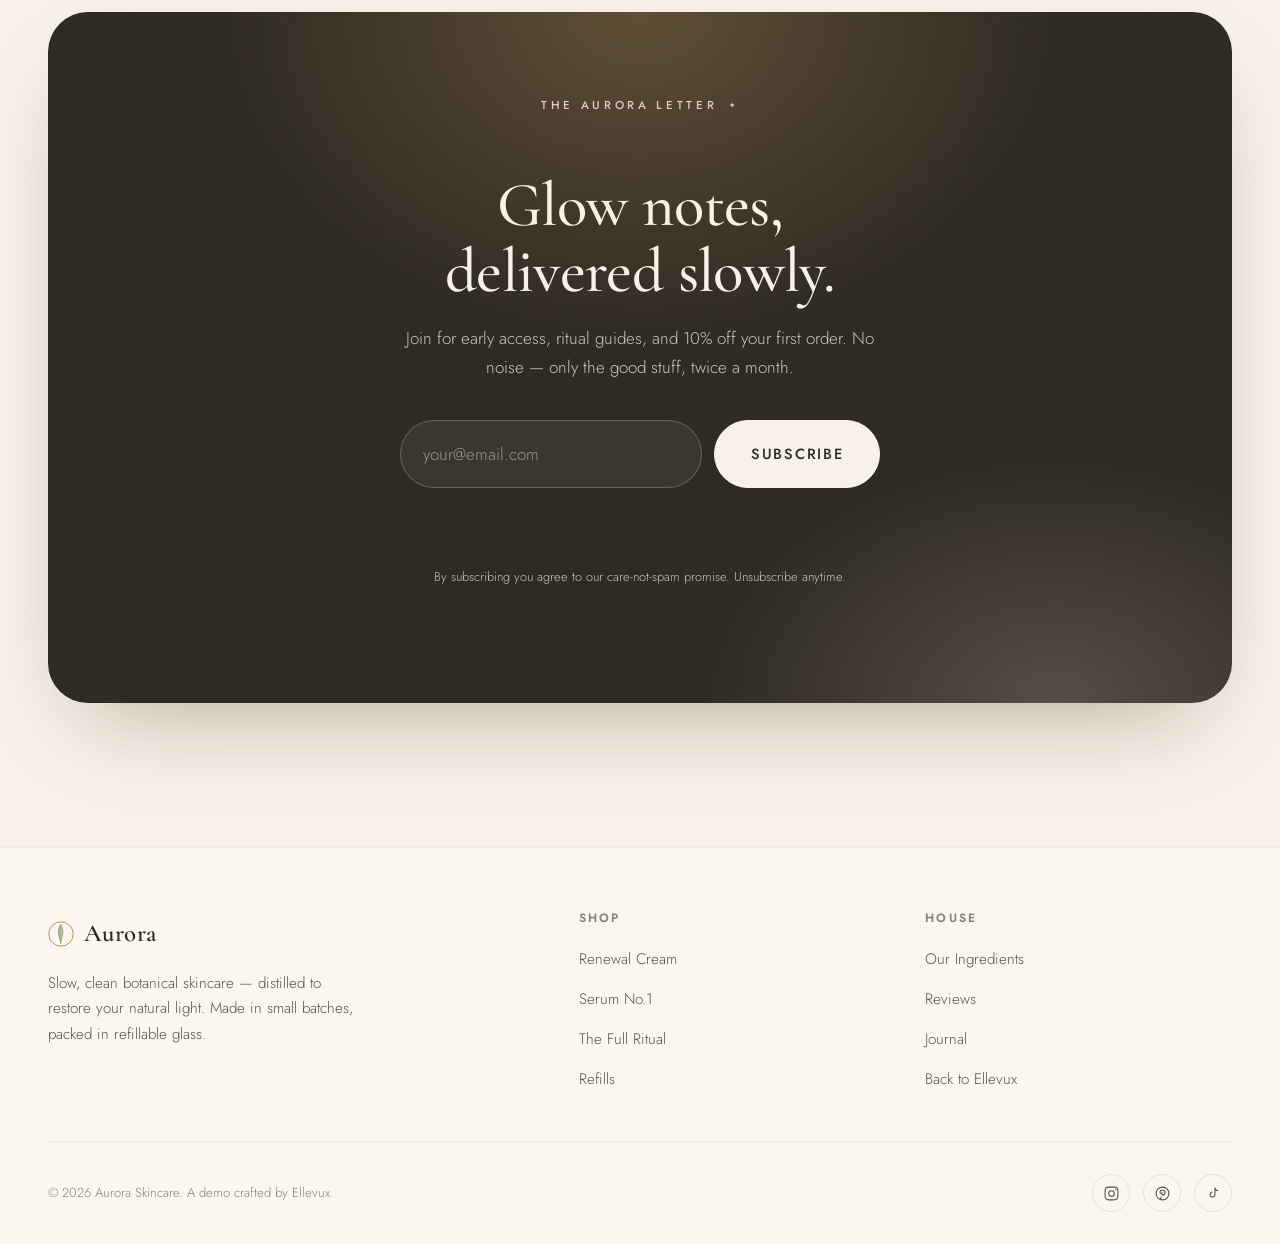
<file: demos/aurora/index.html>
<!DOCTYPE html>
<html lang="en">
<head>
<meta charset="UTF-8" />
<meta name="viewport" content="width=device-width, initial-scale=1.0" />
<meta name="description" content="Aurora — luxury botanical skincare. Slow rituals, clean actives, and quiet glow." />
<meta name="theme-color" content="#f6efe6" />
<title>Aurora — Botanical Skincare, Distilled to Glow</title>

<link rel="preconnect" href="https://fonts.googleapis.com" />
<link rel="preconnect" href="https://fonts.gstatic.com" crossorigin />
<link href="https://fonts.googleapis.com/css2?family=Cormorant+Garamond:ital,wght@0,400;0,500;0,600;1,400&family=Jost:wght@300;400;500;600&display=swap" rel="stylesheet" />

<style>
  /* ============================================================
     AURORA — self-contained luxury skincare landing
     Palette: soft cream / blush / sage / warm gold. Light luxe.
     (Distinct from Ellevux dark-neon brand — demonstrates range.)
     ============================================================ */

  :root {
    /* ---- Surfaces ---- */
    --cream: #f7f1e8;
    --cream-soft: #fbf7f0;
    --cream-deep: #efe5d6;
    --paper: #fffdf9;
    --ink: #2f2a24;          /* near-black warm */
    --ink-soft: #5a5147;
    --ink-mute: #8a8073;

    /* ---- Accents ---- */
    --blush: #e7c4bf;
    --blush-deep: #cf9a93;
    --sage: #aeb89a;
    --sage-deep: #7e8a66;
    --gold: #b89253;
    --gold-deep: #97742f;
    --rose-text: #a86a62;

    /* ---- Gradients ---- */
    --grad-aurora: linear-gradient(135deg, #f3d9d2 0%, #e7c4bf 28%, #cdbfa4 64%, #aeb89a 100%);
    --grad-warm: linear-gradient(160deg, #fbf7f0 0%, #f2e6d6 100%);
    --grad-gold: linear-gradient(100deg, #b89253, #d8b878 50%, #97742f);
    --grad-mesh-1: radial-gradient(48% 55% at 18% 20%, rgba(231,196,191,0.55), transparent 60%);
    --grad-mesh-2: radial-gradient(50% 55% at 85% 12%, rgba(174,184,154,0.40), transparent 62%);
    --grad-mesh-3: radial-gradient(55% 60% at 70% 90%, rgba(184,146,83,0.22), transparent 60%);

    /* ---- Type ---- */
    --serif: 'Cormorant Garamond', Georgia, 'Times New Roman', serif;
    --sans: 'Jost', system-ui, -apple-system, 'Segoe UI', sans-serif;

    --fs-display: clamp(3rem, 1.2rem + 8vw, 7.5rem);
    --fs-h2: clamp(2rem, 1.2rem + 3.4vw, 4rem);
    --fs-h3: clamp(1.5rem, 1.1rem + 1.6vw, 2.25rem);
    --fs-lead: clamp(1.05rem, 0.98rem + 0.5vw, 1.3rem);
    --fs-body: 1.0625rem;
    --fs-sm: 0.875rem;
    --fs-eyebrow: 0.72rem;

    /* ---- Space ---- */
    --gutter: clamp(1.25rem, 0.6rem + 3vw, 3.25rem);
    --container: 1280px;
    --section-y: clamp(4.5rem, 3rem + 8vw, 9rem);

    /* ---- Radii / shadow / motion ---- */
    --r-sm: 10px;
    --r-md: 18px;
    --r-lg: 28px;
    --r-xl: 40px;
    --r-pill: 999px;
    --shadow-sm: 0 2px 10px rgba(91,72,48,0.06);
    --shadow-md: 0 18px 50px -22px rgba(91,72,48,0.30);
    --shadow-lg: 0 40px 90px -40px rgba(91,72,48,0.45);
    --border: rgba(47,42,36,0.10);
    --border-soft: rgba(47,42,36,0.06);

    --dur-fast: 0.25s;
    --dur-base: 0.5s;
    --dur-slow: 0.9s;
    --ease: cubic-bezier(0.22, 1, 0.36, 1);
    --ease-soft: cubic-bezier(0.4, 0, 0.2, 1);
  }

  *, *::before, *::after { box-sizing: border-box; }
  * { margin: 0; }

  html { -webkit-text-size-adjust: 100%; scroll-behavior: smooth; }

  body {
    font-family: var(--sans);
    font-weight: 300;
    font-size: var(--fs-body);
    line-height: 1.7;
    color: var(--ink-soft);
    background: var(--cream);
    -webkit-font-smoothing: antialiased;
    -moz-osx-font-smoothing: grayscale;
    text-rendering: optimizeLegibility;
    overflow-x: hidden;
    min-height: 100vh;
  }

  /* subtle paper grain overlay */
  body::before {
    content: "";
    position: fixed;
    inset: 0;
    z-index: 1;
    pointer-events: none;
    opacity: 0.5;
    mix-blend-mode: multiply;
    background-image: url("data:image/svg+xml,%3Csvg xmlns='http://www.w3.org/2000/svg' width='160' height='160'%3E%3Cfilter id='n'%3E%3CfeTurbulence type='fractalNoise' baseFrequency='0.9' numOctaves='2' stitchTiles='stitch'/%3E%3C/filter%3E%3Crect width='100%25' height='100%25' filter='url(%23n)' opacity='0.045'/%3E%3C/svg%3E");
  }

  img, svg, picture { display: block; max-width: 100%; }
  input, button, textarea, select { font: inherit; color: inherit; }
  button { background: none; border: none; cursor: pointer; }
  a { color: inherit; text-decoration: none; }
  ul, ol { list-style: none; padding: 0; }
  p { text-wrap: pretty; }

  h1, h2, h3, h4 {
    font-family: var(--serif);
    font-weight: 500;
    line-height: 1.05;
    letter-spacing: -0.01em;
    color: var(--ink);
    text-wrap: balance;
  }

  ::selection { background: var(--blush); color: var(--ink); }

  /* WebKit scrollbar */
  ::-webkit-scrollbar { width: 11px; }
  ::-webkit-scrollbar-track { background: var(--cream-deep); }
  ::-webkit-scrollbar-thumb {
    background: linear-gradient(var(--blush-deep), var(--sage-deep));
    border-radius: var(--r-pill);
    border: 3px solid var(--cream-deep);
  }

  /* ---- Focus visibility (WCAG 2.4.7) ---- */
  :focus-visible {
    outline: 2px solid var(--gold-deep);
    outline-offset: 3px;
    border-radius: 4px;
  }
  :focus:not(:focus-visible) { outline: none; }

  /* ---- Skip link ---- */
  .skip-link {
    position: absolute;
    left: var(--gutter);
    top: -120%;
    z-index: 200;
    padding: 0.8rem 1.4rem;
    background: var(--ink);
    color: var(--cream);
    border-radius: var(--r-sm);
    font-family: var(--sans);
    font-weight: 500;
    letter-spacing: 0.04em;
    transition: top var(--dur-fast) var(--ease);
  }
  .skip-link:focus { top: 1rem; }

  .sr-only {
    position: absolute;
    width: 1px; height: 1px;
    padding: 0; margin: -1px;
    overflow: hidden;
    clip: rect(0,0,0,0);
    white-space: nowrap;
    border: 0;
  }

  /* ---- Layout helpers ---- */
  .container {
    width: 100%;
    max-width: var(--container);
    margin-inline: auto;
    padding-inline: var(--gutter);
    position: relative;
    z-index: 2;
  }
  .section { position: relative; padding-block: var(--section-y); }

  .eyebrow {
    display: inline-flex;
    align-items: center;
    gap: 0.7rem;
    font-family: var(--sans);
    font-weight: 500;
    font-size: var(--fs-eyebrow);
    letter-spacing: 0.32em;
    text-transform: uppercase;
    color: var(--gold-deep);
  }
  .eyebrow::before {
    content: "";
    width: 26px; height: 1px;
    background: linear-gradient(90deg, var(--gold), transparent);
  }
  .eyebrow--center { justify-content: center; }
  .eyebrow--center::before { display: none; }
  .eyebrow--center::after {
    content: "✦";
    font-size: 0.7em;
    color: var(--gold);
    -webkit-text-fill-color: var(--gold);
  }

  .lead { font-size: var(--fs-lead); color: var(--ink-soft); line-height: 1.65; }

  /* gradient serif accent */
  .text-bloom {
    font-style: italic;
    background: var(--grad-gold);
    -webkit-background-clip: text;
    background-clip: text;
    color: transparent;
  }

  /* ---- Buttons ---- */
  .btn {
    position: relative;
    display: inline-flex;
    align-items: center;
    justify-content: center;
    gap: 0.6rem;
    padding: 1.05em 2em;
    font-family: var(--sans);
    font-weight: 500;
    font-size: var(--fs-sm);
    letter-spacing: 0.12em;
    text-transform: uppercase;
    line-height: 1;
    color: var(--ink);
    background: transparent;
    border: 1px solid var(--ink);
    border-radius: var(--r-pill);
    cursor: pointer;
    overflow: hidden;
    isolation: isolate;
    transition: color var(--dur-fast) var(--ease), border-color var(--dur-fast) var(--ease),
                transform var(--dur-fast) var(--ease), box-shadow var(--dur-fast) var(--ease);
  }
  .btn::before {
    content: "";
    position: absolute; inset: 0; z-index: -1;
    background: var(--ink);
    transform: scaleX(0);
    transform-origin: right;
    transition: transform var(--dur-base) var(--ease);
  }
  .btn:hover { color: var(--cream); }
  .btn:hover::before { transform: scaleX(1); transform-origin: left; }
  .btn:active { transform: scale(0.98); }

  .btn--solid {
    color: var(--cream);
    background: var(--ink);
    border-color: var(--ink);
    box-shadow: var(--shadow-md);
  }
  .btn--solid::before { background: var(--gold-deep); }
  .btn--solid:hover { color: #fff; box-shadow: var(--shadow-lg); }

  .btn--lg { padding: 1.2em 2.4em; font-size: 0.92rem; }

  .btn .arrow { transition: transform var(--dur-fast) var(--ease); }
  .btn:hover .arrow { transform: translateX(4px); }

  /* ---- Back to Ellevux pill ---- */
  .back-link {
    position: fixed;
    top: 1.1rem;
    left: var(--gutter);
    z-index: 120;
    display: inline-flex;
    align-items: center;
    gap: 0.5rem;
    padding: 0.55em 1.1em;
    font-family: var(--sans);
    font-size: 0.78rem;
    font-weight: 500;
    letter-spacing: 0.06em;
    color: var(--ink);
    background: rgba(255,253,249,0.7);
    border: 1px solid var(--border);
    border-radius: var(--r-pill);
    backdrop-filter: blur(10px);
    -webkit-backdrop-filter: blur(10px);
    box-shadow: var(--shadow-sm);
    transition: transform var(--dur-fast) var(--ease), box-shadow var(--dur-fast) var(--ease), background var(--dur-fast) var(--ease);
  }
  .back-link:hover { transform: translateX(-3px); background: var(--paper); box-shadow: var(--shadow-md); }
  .back-link .arrow { transition: transform var(--dur-fast) var(--ease); }
  .back-link:hover .arrow { transform: translateX(-3px); }

  /* Small phones: collapse the back-link to an icon-only round button so it
     stops colliding with the Aurora logo, and free up the nav's left padding. */
  @media (max-width: 560px) {
    .back-link {
      gap: 0;
      width: 42px; height: 42px;
      padding: 0;
      justify-content: center;
    }
    .back-link__text {
      position: absolute;
      width: 1px; height: 1px;
      padding: 0; margin: -1px;
      overflow: hidden;
      clip: rect(0, 0, 0, 0);
      white-space: nowrap;
      border: 0;
    }
    .back-link .arrow { font-size: 1.05rem; }
    /* Reserve only enough left padding to clear the 42px icon button
       (not the old ~8.5rem reserved for the full text pill). */
    .nav__inner { padding-left: calc(var(--gutter) + 3.5rem); }
  }

  /* ============================================================
     NAV
     ============================================================ */
  .nav {
    position: fixed;
    top: 0; left: 0; right: 0;
    z-index: 110;
    transition: background var(--dur-base) var(--ease), box-shadow var(--dur-base) var(--ease),
                border-color var(--dur-base) var(--ease), padding var(--dur-base) var(--ease);
    border-bottom: 1px solid transparent;
    padding-block: 1.4rem;
  }
  .nav.is-stuck {
    background: rgba(247,241,232,0.72);
    backdrop-filter: blur(16px) saturate(1.4);
    -webkit-backdrop-filter: blur(16px) saturate(1.4);
    border-bottom-color: var(--border-soft);
    box-shadow: 0 8px 30px -24px rgba(91,72,48,0.6);
    padding-block: 0.85rem;
  }
  .nav__inner {
    display: flex;
    align-items: center;
    justify-content: space-between;
    gap: 1.5rem;
    padding-left: clamp(8.5rem, 6rem + 8vw, 12rem); /* clear the back-link */
  }
  .nav__logo {
    display: inline-flex;
    align-items: center;
    gap: 0.6rem;
    font-family: var(--serif);
    font-size: 1.55rem;
    font-weight: 600;
    letter-spacing: 0.02em;
    color: var(--ink);
  }
  .nav__mark { width: 26px; height: 26px; flex: none; }
  .nav__menu { display: none; }
  .nav__links { display: flex; align-items: center; gap: 2.2rem; }
  .nav__link {
    position: relative;
    font-family: var(--sans);
    font-size: 0.82rem;
    font-weight: 400;
    letter-spacing: 0.12em;
    text-transform: uppercase;
    color: var(--ink-soft);
    padding-block: 0.7rem;
    transition: color var(--dur-fast) var(--ease);
  }
  .nav__link::after {
    content: "";
    position: absolute; left: 0; bottom: 0;
    width: 100%; height: 1px;
    background: var(--gold-deep);
    transform: scaleX(0);
    transform-origin: right;
    transition: transform var(--dur-base) var(--ease);
  }
  .nav__link:hover { color: var(--ink); }
  .nav__link:hover::after { transform: scaleX(1); transform-origin: left; }
  .nav__cta { padding: 0.75em 1.5em; }

  @media (min-width: 900px) {
    .nav__menu { display: flex; align-items: center; gap: 2.4rem; }
  }

  /* Hamburger */
  .nav__toggle {
    display: inline-flex;
    flex-direction: column;
    justify-content: center;
    gap: 5px;
    width: 46px; height: 46px;
    padding: 0 11px;
    border-radius: 50%;
    border: 1px solid var(--border);
    background: rgba(255,253,249,0.6);
    transition: background var(--dur-fast) var(--ease);
  }
  .nav__toggle span {
    display: block;
    height: 1.5px;
    width: 100%;
    background: var(--ink);
    border-radius: 2px;
    transition: transform var(--dur-fast) var(--ease), opacity var(--dur-fast) var(--ease);
  }
  .nav__toggle[aria-expanded="true"] span:nth-child(1) { transform: translateY(6.5px) rotate(45deg); }
  .nav__toggle[aria-expanded="true"] span:nth-child(2) { opacity: 0; }
  .nav__toggle[aria-expanded="true"] span:nth-child(3) { transform: translateY(-6.5px) rotate(-45deg); }
  @media (min-width: 900px) { .nav__toggle { display: none; } }

  /* Mobile panel */
  .nav__mobile {
    position: fixed;
    inset: 0;
    z-index: 105;
    display: grid;
    place-content: center;
    gap: 1.2rem;
    text-align: center;
    background: var(--grad-warm);
    opacity: 0;
    visibility: hidden;
    transform: translateY(-8px);
    transition: opacity var(--dur-base) var(--ease), visibility var(--dur-base) var(--ease), transform var(--dur-base) var(--ease);
  }
  .nav__mobile::before {
    content: "";
    position: absolute; inset: 0;
    background: var(--grad-mesh-1), var(--grad-mesh-2);
    pointer-events: none;
  }
  .nav__mobile[data-open="true"] { opacity: 1; visibility: visible; transform: translateY(0); }
  .nav__mobile a {
    position: relative;
    font-family: var(--serif);
    font-size: clamp(2rem, 8vw, 3rem);
    color: var(--ink);
    transition: color var(--dur-fast) var(--ease);
  }
  .nav__mobile a:hover { color: var(--gold-deep); }
  .nav__mobile .btn {
    font-family: var(--sans);
    font-size: var(--fs-sm);
    justify-self: center;
    margin-top: 0.6rem;
  }

  /* ============================================================
     HERO
     ============================================================ */
  .hero {
    position: relative;
    min-height: 100svh;
    display: flex;
    align-items: center;
    padding-top: 6rem;
    padding-bottom: 4rem;
    overflow: hidden;
  }
  .hero__bg {
    position: absolute; inset: 0;
    z-index: 0;
    background: var(--grad-mesh-1), var(--grad-mesh-2), var(--grad-mesh-3), var(--cream);
  }
  /* floating soft blobs */
  .blob {
    position: absolute;
    border-radius: 50%;
    filter: blur(36px);
    opacity: 0.55;
    will-change: transform;
    pointer-events: none;
  }
  .blob--1 { width: 38vw; height: 38vw; max-width: 520px; max-height: 520px; top: -8%; right: -6%; background: radial-gradient(circle at 35% 35%, #f0cfc8, #e7c4bf 60%, transparent 72%); animation: float-a 16s var(--ease-soft) infinite; }
  .blob--2 { width: 30vw; height: 30vw; max-width: 420px; max-height: 420px; bottom: -10%; left: -6%; background: radial-gradient(circle at 40% 40%, #c2cda6, #aeb89a 55%, transparent 72%); animation: float-b 19s var(--ease-soft) infinite; }
  .blob--3 { width: 18vw; height: 18vw; max-width: 240px; max-height: 240px; top: 42%; left: 52%; background: radial-gradient(circle at 40% 40%, #e6cf9f, #cbab6d 55%, transparent 70%); opacity: 0.4; animation: float-a 22s var(--ease-soft) infinite reverse; }

  @keyframes float-a { 0%,100% { transform: translate(0,0) scale(1); } 50% { transform: translate(-3%, 4%) scale(1.06); } }
  @keyframes float-b { 0%,100% { transform: translate(0,0) scale(1); } 50% { transform: translate(4%, -3%) scale(1.08); } }

  .hero__grid {
    position: relative;
    z-index: 2;
    display: grid;
    grid-template-columns: 1fr;
    gap: clamp(2.5rem, 4vw, 4rem);
    align-items: center;
  }
  @media (min-width: 960px) {
    .hero__grid { grid-template-columns: 1.05fr 0.95fr; }
  }

  .hero__eyebrow { margin-bottom: 1.6rem; }
  .hero__title {
    font-size: var(--fs-display);
    font-weight: 500;
    line-height: 0.98;
    letter-spacing: -0.02em;
    margin-bottom: 1.6rem;
  }
  .hero__title em { display: block; }
  .hero__lead { max-width: 30ch; margin-bottom: 2.4rem; }
  .hero__actions { display: flex; flex-wrap: wrap; gap: 1rem; align-items: center; }

  .hero__meta {
    display: flex;
    gap: 2.2rem;
    margin-top: 3.2rem;
    flex-wrap: wrap;
  }
  .hero__meta-item { display: flex; flex-direction: column; gap: 0.15rem; }
  .hero__meta-num { font-family: var(--serif); font-size: 1.9rem; color: var(--ink); line-height: 1; }
  .hero__meta-label { font-size: 0.72rem; letter-spacing: 0.18em; text-transform: uppercase; color: var(--ink-mute); }

  /* Hero product visual (CSS bottle) */
  .hero__visual {
    position: relative;
    display: grid;
    place-items: center;
    min-height: 380px;
  }
  .hero__halo {
    position: absolute;
    width: 118%;
    aspect-ratio: 1;
    border-radius: 50%;
    background: var(--grad-aurora);
    filter: blur(8px);
    opacity: 0.5;
    z-index: 0;
    animation: halo-pulse 9s var(--ease-soft) infinite;
  }
  @keyframes halo-pulse { 0%,100% { transform: scale(1); opacity: 0.45; } 50% { transform: scale(1.04); opacity: 0.6; } }
  .hero__pedestal {
    position: relative;
    z-index: 2;
    width: min(78%, 360px);
    aspect-ratio: 3 / 4;
    display: grid;
    place-items: center;
  }
  .hero__ring {
    position: absolute;
    inset: 0;
    border-radius: var(--r-xl);
    background: linear-gradient(160deg, rgba(255,255,255,0.55), rgba(255,255,255,0.05));
    border: 1px solid rgba(255,255,255,0.6);
    box-shadow: var(--shadow-lg), inset 0 1px 0 rgba(255,255,255,0.7);
    backdrop-filter: blur(6px);
    -webkit-backdrop-filter: blur(6px);
    z-index: 1;
  }

  /* ---------- CSS-rendered bottle/jar art (shared) ---------- */
  .bottle { position: relative; z-index: 3; width: 150px; filter: drop-shadow(0 26px 28px rgba(91,72,48,0.28)); }
  .bottle--float { animation: bottle-float 7s var(--ease-soft) infinite; }
  @keyframes bottle-float { 0%,100% { transform: translateY(0) rotate(-0.5deg); } 50% { transform: translateY(-12px) rotate(0.5deg); } }

  /* ============================================================
     MARQUEE strip
     ============================================================ */
  .strip {
    border-block: 1px solid var(--border-soft);
    background: var(--cream-soft);
    padding-block: 1.5rem;
    overflow: hidden;
  }
  .strip__track {
    display: flex;
    gap: 3.5rem;
    width: max-content;
    align-items: center;
    animation: marquee 38s linear infinite;
    -webkit-mask: linear-gradient(90deg, transparent, #000 8%, #000 92%, transparent);
    mask: linear-gradient(90deg, transparent, #000 8%, #000 92%, transparent);
  }
  .strip:hover .strip__track { animation-play-state: paused; }
  @keyframes marquee { to { transform: translateX(-50%); } }
  .strip__item {
    display: inline-flex;
    align-items: center;
    gap: 0.7rem;
    font-family: var(--serif);
    font-size: 1.35rem;
    font-style: italic;
    color: var(--ink-mute);
    white-space: nowrap;
  }
  .strip__item::before { content: "✦"; font-style: normal; font-size: 0.7em; color: var(--gold); }

  /* ============================================================
     RITUAL / benefits
     ============================================================ */
  .ritual__head { max-width: 56ch; margin-bottom: clamp(2.5rem, 5vw, 4.5rem); }
  .ritual__head h2 { font-size: var(--fs-h2); margin: 1rem 0 1.2rem; }

  .ritual__grid {
    display: grid;
    grid-template-columns: 1fr;
    gap: 1.4rem;
  }
  @media (min-width: 640px) { .ritual__grid { grid-template-columns: repeat(2, 1fr); } }
  @media (min-width: 1000px) { .ritual__grid { grid-template-columns: repeat(4, 1fr); } }

  .ritual-card {
    position: relative;
    padding: 2.2rem 1.8rem;
    background: var(--paper);
    border: 1px solid var(--border-soft);
    border-radius: var(--r-md);
    box-shadow: var(--shadow-sm);
    transition: transform var(--dur-base) var(--ease), box-shadow var(--dur-base) var(--ease);
    overflow: hidden;
  }
  .ritual-card::after {
    content: "";
    position: absolute; left: 0; top: 0; height: 100%; width: 3px;
    background: var(--grad-gold);
    transform: scaleY(0);
    transform-origin: bottom;
    transition: transform var(--dur-base) var(--ease);
  }
  .ritual-card:hover { transform: translateY(-6px); box-shadow: var(--shadow-md); }
  .ritual-card:hover::after { transform: scaleY(1); transform-origin: top; }
  .ritual-card__step {
    font-family: var(--serif);
    font-style: italic;
    font-size: 1rem;
    color: var(--gold-deep);
    margin-bottom: 1rem;
    display: block;
  }
  .ritual-card__icon { width: 40px; height: 40px; margin-bottom: 1.2rem; color: var(--sage-deep); }
  .ritual-card h3 { font-size: 1.45rem; margin-bottom: 0.6rem; }
  .ritual-card p { font-size: 0.95rem; line-height: 1.6; }

  /* ============================================================
     INGREDIENTS (icon SVG cards)
     ============================================================ */
  .ingredients { background: var(--cream-soft); }
  .ingredients__head { text-align: center; max-width: 60ch; margin: 0 auto clamp(2.5rem, 5vw, 4rem); }
  .ingredients__head h2 { font-size: var(--fs-h2); margin: 1rem 0 1.2rem; }
  .ingredients__head .lead { margin-inline: auto; }

  .ing-grid {
    display: grid;
    grid-template-columns: 1fr;
    gap: 1.4rem;
  }
  @media (min-width: 620px) { .ing-grid { grid-template-columns: repeat(2, 1fr); } }
  @media (min-width: 1000px) { .ing-grid { grid-template-columns: repeat(3, 1fr); } }

  .ing-card {
    position: relative;
    padding: 2.6rem 2rem;
    background: var(--paper);
    border: 1px solid var(--border-soft);
    border-radius: var(--r-lg);
    box-shadow: var(--shadow-sm);
    transition: transform var(--dur-base) var(--ease), box-shadow var(--dur-base) var(--ease), border-color var(--dur-base) var(--ease);
  }
  .ing-card:hover { transform: translateY(-6px); box-shadow: var(--shadow-md); border-color: var(--border); }
  .ing-card__badge {
    width: 70px; height: 70px;
    display: grid; place-items: center;
    border-radius: 50%;
    margin-bottom: 1.6rem;
    background: var(--grad-warm);
    border: 1px solid var(--border-soft);
    box-shadow: inset 0 1px 0 rgba(255,255,255,0.8);
  }
  .ing-card__badge svg { width: 34px; height: 34px; color: var(--sage-deep); }
  .ing-card h3 { font-size: 1.6rem; margin-bottom: 0.2rem; }
  .ing-card .ing-card__latin { font-family: var(--serif); font-style: italic; font-size: 0.95rem; color: var(--gold-deep); margin-bottom: 0.9rem; }
  .ing-card p { font-size: 0.95rem; line-height: 1.65; }

  /* ============================================================
     FEATURED PRODUCT
     ============================================================ */
  .product__grid {
    display: grid;
    grid-template-columns: 1fr;
    gap: clamp(2.5rem, 5vw, 5rem);
    align-items: center;
  }
  @media (min-width: 900px) { .product__grid { grid-template-columns: 1fr 1fr; } }

  .product__stage {
    position: relative;
    border-radius: var(--r-xl);
    background: var(--grad-aurora);
    padding: clamp(2.5rem, 6vw, 5rem) 1rem;
    display: grid;
    place-items: center;
    overflow: hidden;
    box-shadow: var(--shadow-lg);
    min-height: 380px;
  }
  .product__stage::before {
    content: "";
    position: absolute; inset: 0;
    background: radial-gradient(60% 60% at 50% 30%, rgba(255,255,255,0.4), transparent 70%);
  }
  .product__stage::after {
    content: "AURORA";
    position: absolute;
    bottom: 6%;
    left: 50%;
    transform: translateX(-50%);
    font-family: var(--serif);
    font-size: clamp(3rem, 12vw, 7rem);
    letter-spacing: 0.05em;
    color: rgba(255,255,255,0.32);
    line-height: 1;
    z-index: 0;
    white-space: nowrap;
    pointer-events: none;
  }
  .product__jar { position: relative; z-index: 3; width: 200px; filter: drop-shadow(0 30px 34px rgba(91,72,48,0.32)); }

  .product__content .eyebrow { margin-bottom: 1.2rem; }
  .product__content h2 { font-size: var(--fs-h2); margin-bottom: 1.2rem; }
  .product__content > p { margin-bottom: 2rem; }

  .product__notes { display: grid; gap: 1rem; margin-bottom: 2.2rem; }
  .product__note {
    display: flex;
    gap: 1rem;
    align-items: flex-start;
    padding-bottom: 1rem;
    border-bottom: 1px solid var(--border-soft);
  }
  .product__note:last-child { border-bottom: 0; }
  .product__note svg { width: 22px; height: 22px; flex: none; color: var(--gold-deep); margin-top: 0.2rem; }
  .product__note strong { font-weight: 500; color: var(--ink); }
  .product__note span { display: block; font-size: 0.92rem; }

  .product__buy { display: flex; flex-wrap: wrap; align-items: center; gap: 1.5rem; }
  .product__price { font-family: var(--serif); font-size: 2rem; color: var(--ink); }
  .product__price small { font-family: var(--sans); font-size: 0.8rem; letter-spacing: 0.1em; text-transform: uppercase; color: var(--ink-mute); display: block; }

  /* ============================================================
     TESTIMONIAL
     ============================================================ */
  .testimonial { position: relative; overflow: hidden; }
  .testimonial::before {
    content: "";
    position: absolute; inset: 0;
    z-index: 0;
    background: var(--grad-mesh-2), var(--grad-mesh-3);
    opacity: 0.7;
  }
  .voices-title {
    position: relative;
    z-index: 2;
    text-align: center;
    font-family: var(--sans);
    font-weight: 500;
    font-size: var(--fs-eyebrow);
    letter-spacing: 0.32em;
    text-transform: uppercase;
    color: var(--gold-deep);
    margin-bottom: clamp(1.5rem, 3vw, 2.5rem);
  }
  .testimonial__inner {
    position: relative;
    z-index: 2;
    max-width: 56ch;
    margin-inline: auto;
    text-align: center;
  }
  .testimonial__quote {
    font-family: var(--serif);
    font-size: clamp(1.6rem, 1rem + 2.6vw, 3rem);
    font-weight: 400;
    line-height: 1.25;
    color: var(--ink);
    margin-bottom: 2rem;
  }
  .testimonial__mark {
    font-family: var(--serif);
    font-size: 5rem;
    line-height: 0.5;
    color: var(--blush-deep);
    display: block;
    margin-bottom: 0.5rem;
  }
  .testimonial__stars { display: inline-flex; gap: 0.25rem; margin-bottom: 1rem; color: var(--gold); }
  .testimonial__stars svg { width: 18px; height: 18px; }
  .testimonial__author { font-family: var(--sans); font-weight: 500; letter-spacing: 0.05em; color: var(--ink); }
  .testimonial__role { font-size: 0.85rem; letter-spacing: 0.1em; text-transform: uppercase; color: var(--ink-mute); }

  /* ============================================================
     CTA / email capture
     ============================================================ */
  .cta { padding-block: var(--section-y); }
  .cta__card {
    position: relative;
    border-radius: var(--r-xl);
    background: var(--ink);
    color: var(--cream);
    padding: clamp(2.5rem, 6vw, 5.5rem) clamp(1.5rem, 5vw, 5rem);
    overflow: hidden;
    text-align: center;
    box-shadow: var(--shadow-lg);
  }
  .cta__card::before {
    content: "";
    position: absolute; inset: 0;
    background: radial-gradient(60% 80% at 50% 0%, rgba(184,146,83,0.35), transparent 60%),
                radial-gradient(50% 60% at 85% 100%, rgba(231,196,191,0.22), transparent 60%);
    pointer-events: none;
  }
  .cta__inner { position: relative; z-index: 2; max-width: 48ch; margin-inline: auto; }
  .cta__card .eyebrow { color: var(--blush); }
  .cta__card .eyebrow--center::after { color: var(--blush); -webkit-text-fill-color: var(--blush); }
  .cta__card h2 { color: var(--cream); font-size: var(--fs-h2); margin: 1.2rem 0; }
  .cta__card p { color: rgba(247,241,232,0.78); margin-bottom: 2.4rem; }

  .cta__form {
    display: flex;
    flex-wrap: wrap;
    gap: 0.8rem;
    max-width: 480px;
    margin-inline: auto;
  }
  .cta__field {
    position: relative;
    flex: 1 1 220px;
    text-align: left;
  }
  .cta__input {
    width: 100%;
    padding: 1.1em 1.3em;
    background: rgba(255,255,255,0.06);
    border: 1px solid rgba(247,241,232,0.22);
    border-radius: var(--r-pill);
    color: var(--cream);
    transition: border-color var(--dur-fast) var(--ease), background var(--dur-fast) var(--ease);
  }
  .cta__input::placeholder { color: rgba(247,241,232,0.5); }
  .cta__input:hover { border-color: rgba(247,241,232,0.4); }
  .cta__input:focus { outline: none; border-color: var(--gold); background: rgba(255,255,255,0.1); }
  .cta__form .btn {
    color: var(--ink);
    background: var(--cream);
    border-color: var(--cream);
    flex: none;
  }
  .cta__form .btn::before { background: var(--gold); }
  .cta__form .btn:hover { color: var(--ink); }
  .cta__note { margin-top: 1.2rem; font-size: 0.8rem; color: rgba(247,241,232,0.6); }
  .cta__status {
    margin-top: 1.2rem;
    min-height: 1.4em;
    font-size: 0.92rem;
    font-weight: 500;
    color: var(--blush);
    letter-spacing: 0.02em;
  }

  /* ============================================================
     FOOTER
     ============================================================ */
  .footer {
    background: var(--cream-soft);
    border-top: 1px solid var(--border-soft);
    padding-block: clamp(3rem, 5vw, 5rem) 2rem;
  }
  .footer__grid {
    display: grid;
    grid-template-columns: 1fr;
    gap: 2.5rem;
    margin-bottom: 3rem;
  }
  @media (min-width: 720px) { .footer__grid { grid-template-columns: 1.6fr 1fr 1fr; } }
  .footer__brand .nav__logo { margin-bottom: 1rem; }
  .footer__brand p { max-width: 34ch; font-size: 0.95rem; }
  .footer__col h4 { font-family: var(--sans); font-size: 0.75rem; font-weight: 600; letter-spacing: 0.18em; text-transform: uppercase; color: var(--ink-mute); margin-bottom: 1.2rem; }
  .footer__col ul { display: grid; gap: 0.7rem; }
  .footer__col a { font-size: 0.95rem; color: var(--ink-soft); transition: color var(--dur-fast) var(--ease); }
  .footer__col a:hover { color: var(--gold-deep); }
  .footer__bottom {
    display: flex;
    flex-wrap: wrap;
    gap: 1rem;
    justify-content: space-between;
    align-items: center;
    padding-top: 2rem;
    border-top: 1px solid var(--border-soft);
    font-size: 0.82rem;
    color: var(--ink-mute);
  }
  .footer__socials { display: flex; gap: 0.8rem; }
  .footer__socials a {
    width: 38px; height: 38px;
    display: grid; place-items: center;
    border-radius: 50%;
    border: 1px solid var(--border);
    color: var(--ink-soft);
    transition: color var(--dur-fast) var(--ease), border-color var(--dur-fast) var(--ease), transform var(--dur-fast) var(--ease);
  }
  .footer__socials a:hover { color: var(--gold-deep); border-color: var(--gold); transform: translateY(-2px); }
  .footer__socials svg { width: 17px; height: 17px; }

  /* ============================================================
     Scroll reveal (JS toggles .is-in). Calm fallback if no JS.
     ============================================================ */
  .reveal {
    opacity: 0;
    transform: translateY(28px);
    transition: opacity var(--dur-slow) var(--ease), transform var(--dur-slow) var(--ease);
    transition-delay: var(--reveal-delay, 0s);
    will-change: opacity, transform;
  }
  .reveal.is-in { opacity: 1; transform: none; }
  /* If JS never runs, content must still be visible */
  html:not(.js) .reveal { opacity: 1; transform: none; }

  @media (prefers-reduced-motion: reduce) {
    html { scroll-behavior: auto; }
    .reveal { opacity: 1 !important; transform: none !important; transition: none; }
    .blob, .hero__halo, .bottle--float, .strip__track { animation: none !important; }
    *, *::before, *::after {
      animation-duration: 0.001ms !important;
      animation-iteration-count: 1 !important;
      transition-duration: 0.001ms !important;
    }
  }
</style>
</head>

<body>
  <a class="skip-link" href="#main">Skip to content</a>

  <!-- Back to Ellevux -->
  <a class="back-link" href="../../index.html" aria-label="Back to Ellevux home">
    <span class="arrow" aria-hidden="true">&larr;</span> <span class="back-link__text">Back to Ellevux</span>
  </a>

  <!-- ============================= NAV ============================= -->
  <header class="nav" id="nav">
    <div class="container nav__inner">
      <a class="nav__logo" href="#top" aria-label="Aurora — home">
        <svg class="nav__mark" viewBox="0 0 32 32" fill="none" aria-hidden="true">
          <circle cx="16" cy="16" r="15" stroke="#b89253" stroke-width="1.2"/>
          <path d="M16 4c4 5 4 10 0 24-4-14-4-19 0-24Z" fill="#aeb89a"/>
          <path d="M16 4c-4 5-4 10 0 24" stroke="#7e8a66" stroke-width="1"/>
        </svg>
        Aurora
      </a>

      <nav class="nav__menu" aria-label="Primary">
        <ul class="nav__links">
          <li><a class="nav__link" href="#ritual">The Ritual</a></li>
          <li><a class="nav__link" href="#ingredients">Ingredients</a></li>
          <li><a class="nav__link" href="#product">Shop</a></li>
          <li><a class="nav__link" href="#voices">Voices</a></li>
        </ul>
        <a class="btn btn--solid nav__cta" href="#join">Join the list</a>
      </nav>

      <button class="nav__toggle" id="navToggle" aria-label="Open menu" aria-expanded="false" aria-controls="navMobile">
        <span></span><span></span><span></span>
      </button>
    </div>
  </header>

  <!-- Mobile menu -->
  <div class="nav__mobile" id="navMobile" data-open="false" aria-hidden="true">
    <a href="#ritual" data-mobile-link>The Ritual</a>
    <a href="#ingredients" data-mobile-link>Ingredients</a>
    <a href="#product" data-mobile-link>Shop</a>
    <a href="#voices" data-mobile-link>Voices</a>
    <a class="btn btn--solid" href="#join" data-mobile-link>Join the list</a>
  </div>

  <main id="main">
    <span id="top"></span>

    <!-- ============================= HERO ============================= -->
    <section class="hero" aria-labelledby="hero-title">
      <div class="hero__bg" aria-hidden="true">
        <span class="blob blob--1"></span>
        <span class="blob blob--2"></span>
        <span class="blob blob--3"></span>
      </div>

      <div class="container hero__grid">
        <div class="hero__copy">
          <p class="eyebrow hero__eyebrow reveal">Botanical Skincare · Est. 2019</p>
          <h1 class="hero__title reveal" id="hero-title" style="--reveal-delay:.08s">
            Skin that<br><em class="text-bloom">remembers light.</em>
          </h1>
          <p class="lead hero__lead reveal" style="--reveal-delay:.16s">
            Slow, clean rituals distilled from cold-pressed botanicals — formulated to restore your natural, lit-from-within glow.
          </p>
          <div class="hero__actions reveal" style="--reveal-delay:.24s">
            <a class="btn btn--solid btn--lg" href="#product">Shop the ritual <span class="arrow" aria-hidden="true">&rarr;</span></a>
            <a class="btn" href="#ritual">Discover the ritual</a>
          </div>

          <dl class="hero__meta reveal" style="--reveal-delay:.32s">
            <div class="hero__meta-item">
              <dt class="hero__meta-num">98%</dt>
              <dd class="hero__meta-label">Naturally derived</dd>
            </div>
            <div class="hero__meta-item">
              <dt class="hero__meta-num">12k+</dt>
              <dd class="hero__meta-label">Five-star reviews</dd>
            </div>
            <div class="hero__meta-item">
              <dt class="hero__meta-num">0%</dt>
              <dd class="hero__meta-label">Synthetic fragrance</dd>
            </div>
          </dl>
        </div>

        <div class="hero__visual reveal" style="--reveal-delay:.2s">
          <span class="hero__halo" aria-hidden="true"></span>
          <div class="hero__pedestal">
            <span class="hero__ring" aria-hidden="true"></span>
            <!-- CSS/SVG serum dropper bottle -->
            <svg class="bottle bottle--float" viewBox="0 0 120 220" role="img" aria-label="Aurora botanical serum in an amber glass dropper bottle">
              <defs>
                <linearGradient id="glass" x1="0" y1="0" x2="1" y2="1">
                  <stop offset="0" stop-color="#f3d9d2"/>
                  <stop offset="0.5" stop-color="#e7c4bf"/>
                  <stop offset="1" stop-color="#cdbfa4"/>
                </linearGradient>
                <linearGradient id="serum" x1="0" y1="0" x2="0" y2="1">
                  <stop offset="0" stop-color="#d8b878"/>
                  <stop offset="1" stop-color="#b89253"/>
                </linearGradient>
                <linearGradient id="cap" x1="0" y1="0" x2="0" y2="1">
                  <stop offset="0" stop-color="#3a342c"/>
                  <stop offset="1" stop-color="#2f2a24"/>
                </linearGradient>
              </defs>
              <!-- dropper cap -->
              <rect x="44" y="2" width="32" height="40" rx="6" fill="url(#cap)"/>
              <rect x="52" y="42" width="16" height="14" fill="#3a342c"/>
              <!-- shoulders + body -->
              <path d="M40 56 h40 a6 6 0 0 1 6 6 v138 a14 14 0 0 1 -14 14 H48 a14 14 0 0 1 -14 -14 V62 a6 6 0 0 1 6 -6 Z" fill="url(#glass)" stroke="rgba(47,42,36,0.18)" stroke-width="1"/>
              <!-- serum fill -->
              <path d="M34 120 h52 v80 a14 14 0 0 1 -14 14 H48 a14 14 0 0 1 -14 -14 Z" fill="url(#serum)" opacity="0.9"/>
              <!-- highlight -->
              <rect x="42" y="66" width="9" height="130" rx="4" fill="rgba(255,255,255,0.5)"/>
              <!-- label -->
              <rect x="40" y="138" width="40" height="48" rx="4" fill="rgba(255,253,249,0.92)"/>
              <text x="60" y="160" text-anchor="middle" font-family="Cormorant Garamond, serif" font-size="14" fill="#2f2a24" letter-spacing="1">Aurora</text>
              <line x1="48" y1="168" x2="72" y2="168" stroke="#b89253" stroke-width="1"/>
              <text x="60" y="180" text-anchor="middle" font-family="Jost, sans-serif" font-size="6" fill="#8a8073" letter-spacing="1">SERUM No.1</text>
            </svg>
          </div>
        </div>
      </div>
    </section>

    <!-- ============================= STRIP ============================= -->
    <div class="strip" aria-hidden="true">
      <div class="strip__track">
        <span class="strip__item">Cold-pressed botanicals</span>
        <span class="strip__item">Cruelty-free</span>
        <span class="strip__item">Dermatologist tested</span>
        <span class="strip__item">Refillable glass</span>
        <span class="strip__item">Carbon-neutral shipping</span>
        <span class="strip__item">Vegan formulas</span>
        <!-- duplicate for seamless loop -->
        <span class="strip__item">Cold-pressed botanicals</span>
        <span class="strip__item">Cruelty-free</span>
        <span class="strip__item">Dermatologist tested</span>
        <span class="strip__item">Refillable glass</span>
        <span class="strip__item">Carbon-neutral shipping</span>
        <span class="strip__item">Vegan formulas</span>
      </div>
    </div>

    <!-- ============================= RITUAL ============================= -->
    <section class="section" id="ritual" aria-labelledby="ritual-title">
      <div class="container">
        <div class="ritual__head reveal">
          <p class="eyebrow">The Ritual</p>
          <h2 id="ritual-title">Four quiet minutes, <span class="text-bloom">morning and night.</span></h2>
          <p class="lead">A considered sequence — not a routine, a ritual. Each step layers slowly, letting your skin drink in every active.</p>
        </div>

        <div class="ritual__grid">
          <article class="ritual-card reveal">
            <span class="ritual-card__step">Step 01</span>
            <svg class="ritual-card__icon" viewBox="0 0 24 24" fill="none" stroke="currentColor" stroke-width="1.4" aria-hidden="true">
              <path d="M12 3c4 4 6 7 6 10a6 6 0 1 1-12 0c0-3 2-6 6-10Z"/>
            </svg>
            <h3>Cleanse</h3>
            <p>A milky botanical wash lifts the day without stripping your barrier. Cool, calm, complete.</p>
          </article>

          <article class="ritual-card reveal" style="--reveal-delay:.08s">
            <span class="ritual-card__step">Step 02</span>
            <svg class="ritual-card__icon" viewBox="0 0 24 24" fill="none" stroke="currentColor" stroke-width="1.4" aria-hidden="true">
              <circle cx="12" cy="12" r="3.2"/>
              <path d="M12 4v2M12 18v2M4 12h2M18 12h2M6.3 6.3l1.5 1.5M16.2 16.2l1.5 1.5M17.7 6.3l-1.5 1.5M7.8 16.2l-1.5 1.5"/>
            </svg>
            <h3>Tone</h3>
            <p>Rosewater mist rebalances pH and preps skin to receive — a breath between layers.</p>
          </article>

          <article class="ritual-card reveal" style="--reveal-delay:.16s">
            <span class="ritual-card__step">Step 03</span>
            <svg class="ritual-card__icon" viewBox="0 0 24 24" fill="none" stroke="currentColor" stroke-width="1.4" aria-hidden="true">
              <path d="M12 2c1.5 3 3.5 4.5 3.5 7a3.5 3.5 0 0 1-7 0C8.5 6.5 10.5 5 12 2Z"/>
              <path d="M12 12.5V22M8 18l4-2 4 2"/>
            </svg>
            <h3>Treat</h3>
            <p>Serum No.1 delivers concentrated actives — bakuchiol, niacinamide, sea botanicals.</p>
          </article>

          <article class="ritual-card reveal" style="--reveal-delay:.24s">
            <span class="ritual-card__step">Step 04</span>
            <svg class="ritual-card__icon" viewBox="0 0 24 24" fill="none" stroke="currentColor" stroke-width="1.4" aria-hidden="true">
              <path d="M5 13c0-4 3-7 7-7s7 3 7 7c0 3-2 5-7 5s-7-2-7-5Z"/>
              <path d="M9 11c1 1 5 1 6 0"/>
            </svg>
            <h3>Seal</h3>
            <p>A weightless cream locks in hydration and leaves a soft, lit veil — never greasy.</p>
          </article>
        </div>
      </div>
    </section>

    <!-- ============================= INGREDIENTS ============================= -->
    <section class="section ingredients" id="ingredients" aria-labelledby="ing-title">
      <div class="container">
        <div class="ingredients__head reveal">
          <p class="eyebrow eyebrow--center">Pure Actives</p>
          <h2 id="ing-title">Sourced from soil, sea, <span class="text-bloom">and stone.</span></h2>
          <p class="lead">Six hero botanicals, traceably sourced and cold-extracted to keep every molecule alive.</p>
        </div>

        <div class="ing-grid">
          <article class="ing-card reveal">
            <div class="ing-card__badge" aria-hidden="true">
              <svg viewBox="0 0 24 24" fill="none" stroke="currentColor" stroke-width="1.3">
                <path d="M12 21c-5-2-8-6-8-11 4 0 8 3 8 8M12 21c5-2 8-6 8-11-4 0-8 3-8 8"/>
                <path d="M12 21V9"/>
              </svg>
            </div>
            <h3>Sea Fern</h3>
            <p class="ing-card__latin">Codium fragile</p>
            <p>Deep-water algae rich in marine minerals that visibly firm and rebound the skin.</p>
          </article>

          <article class="ing-card reveal" style="--reveal-delay:.06s">
            <div class="ing-card__badge" aria-hidden="true">
              <svg viewBox="0 0 24 24" fill="none" stroke="currentColor" stroke-width="1.3">
                <circle cx="12" cy="12" r="3"/>
                <path d="M12 3c1 3 1 3 0 6M12 21c-1-3-1-3 0-6M3 12c3 1 3 1 6 0M21 12c-3-1-3-1-6 0M6 6c2 2 2 2 3 3M18 18c-2-2-2-2-3-3M18 6c-2 2-2 2-3 3M6 18c2-2 2-2 3-3"/>
              </svg>
            </div>
            <h3>Bakuchiol</h3>
            <p class="ing-card__latin">Psoralea corylifolia</p>
            <p>The gentle retinol alternative — smooths fine lines without the irritation or downtime.</p>
          </article>

          <article class="ing-card reveal" style="--reveal-delay:.12s">
            <div class="ing-card__badge" aria-hidden="true">
              <svg viewBox="0 0 24 24" fill="none" stroke="currentColor" stroke-width="1.3">
                <path d="M12 4c3 3 3 7 0 16-3-9-3-13 0-16Z"/>
                <path d="M7 9c2 1 3 3 5 11M17 9c-2 1-3 3-5 11"/>
              </svg>
            </div>
            <h3>Damask Rose</h3>
            <p class="ing-card__latin">Rosa damascena</p>
            <p>Steam-distilled petals calm redness and lend our formulas their quiet, true scent.</p>
          </article>

          <article class="ing-card reveal">
            <div class="ing-card__badge" aria-hidden="true">
              <svg viewBox="0 0 24 24" fill="none" stroke="currentColor" stroke-width="1.3">
                <path d="M12 2v20M12 8c-3-2-6-2-8 0 2 2 5 2 8 0ZM12 13c3-2 6-2 8 0-2 2-5 2-8 0Z"/>
              </svg>
            </div>
            <h3>Sea Buckthorn</h3>
            <p class="ing-card__latin">Hippophae rhamnoides</p>
            <p>Omega-loaded orange berry that floods skin with antioxidant glow and barrier repair.</p>
          </article>

          <article class="ing-card reveal" style="--reveal-delay:.06s">
            <div class="ing-card__badge" aria-hidden="true">
              <svg viewBox="0 0 24 24" fill="none" stroke="currentColor" stroke-width="1.3">
                <path d="M4 14h16M6 14c0-4 3-7 6-7s6 3 6 7M9 14V7M15 14V7"/>
                <path d="M8 18h8"/>
              </svg>
            </div>
            <h3>Niacinamide</h3>
            <p class="ing-card__latin">Vitamin B3</p>
            <p>Refines pores, evens tone, and strengthens the barrier — the quiet workhorse of glow.</p>
          </article>

          <article class="ing-card reveal" style="--reveal-delay:.12s">
            <div class="ing-card__badge" aria-hidden="true">
              <svg viewBox="0 0 24 24" fill="none" stroke="currentColor" stroke-width="1.3">
                <path d="M12 3l2.5 5 5.5.8-4 3.9 1 5.5L12 21l-5 2.6 1-5.5-4-3.9 5.5-.8L12 3Z"/>
              </svg>
            </div>
            <h3>Volcanic Silt</h3>
            <p class="ing-card__latin">Maris limus</p>
            <p>Mineral-dense clay drawn from dormant calderas to gently detoxify and polish.</p>
          </article>
        </div>
      </div>
    </section>

    <!-- ============================= FEATURED PRODUCT ============================= -->
    <section class="section" id="product" aria-labelledby="product-title">
      <div class="container">
        <div class="product__grid">
          <div class="product__stage reveal" role="img" aria-label="Aurora Renewal Cream in a frosted glass jar">
            <!-- CSS/SVG cream jar -->
            <svg class="product__jar" viewBox="0 0 200 180" aria-hidden="true">
              <defs>
                <linearGradient id="jarGlass" x1="0" y1="0" x2="0" y2="1">
                  <stop offset="0" stop-color="#fffdf9"/>
                  <stop offset="1" stop-color="#efe5d6"/>
                </linearGradient>
                <linearGradient id="jarLid" x1="0" y1="0" x2="0" y2="1">
                  <stop offset="0" stop-color="#d8b878"/>
                  <stop offset="1" stop-color="#b89253"/>
                </linearGradient>
              </defs>
              <!-- lid -->
              <ellipse cx="100" cy="40" rx="62" ry="16" fill="url(#jarLid)"/>
              <rect x="38" y="40" width="124" height="24" fill="url(#jarLid)"/>
              <ellipse cx="100" cy="64" rx="62" ry="14" fill="#a07e3a"/>
              <!-- jar body -->
              <path d="M40 64 h120 v66 a18 18 0 0 1 -18 18 H58 a18 18 0 0 1 -18 -18 Z" fill="url(#jarGlass)" stroke="rgba(47,42,36,0.14)" stroke-width="1"/>
              <ellipse cx="100" cy="64" rx="60" ry="13" fill="#fffdf9" stroke="rgba(47,42,36,0.1)"/>
              <!-- highlight -->
              <rect x="52" y="74" width="10" height="62" rx="5" fill="rgba(255,255,255,0.65)"/>
              <!-- label -->
              <text x="100" y="108" text-anchor="middle" font-family="Cormorant Garamond, serif" font-size="20" fill="#2f2a24" letter-spacing="2">AURORA</text>
              <line x1="76" y1="116" x2="124" y2="116" stroke="#b89253" stroke-width="1"/>
              <text x="100" y="130" text-anchor="middle" font-family="Jost, sans-serif" font-size="8" fill="#8a8073" letter-spacing="2">RENEWAL CREAM</text>
            </svg>
          </div>

          <div class="product__content reveal" style="--reveal-delay:.1s">
            <p class="eyebrow">The Hero — No. 1</p>
            <h2 id="product-title">Renewal Cream</h2>
            <p class="lead">A cloud-soft moisturizer that rebuilds overnight. Wake to skin that looks rested, plump, and quietly luminous.</p>

            <div class="product__notes">
              <div class="product__note">
                <svg viewBox="0 0 24 24" fill="none" stroke="currentColor" stroke-width="1.6" aria-hidden="true"><path d="M20 6 9 17l-5-5"/></svg>
                <span><strong>Barrier repair</strong> — ceramide + sea fern complex restores moisture lock in 7 nights.</span>
              </div>
              <div class="product__note">
                <svg viewBox="0 0 24 24" fill="none" stroke="currentColor" stroke-width="1.6" aria-hidden="true"><path d="M20 6 9 17l-5-5"/></svg>
                <span><strong>Lit, never greasy</strong> — a breathable veil that sits beautifully under makeup.</span>
              </div>
              <div class="product__note">
                <svg viewBox="0 0 24 24" fill="none" stroke="currentColor" stroke-width="1.6" aria-hidden="true"><path d="M20 6 9 17l-5-5"/></svg>
                <span><strong>Refillable</strong> — keep the glass, replace the puck. Less waste, same ritual.</span>
              </div>
            </div>

            <div class="product__buy">
              <span class="product__price">$72 <small>50ml · refillable</small></span>
              <a class="btn btn--solid btn--lg" href="#join">Add to ritual <span class="arrow" aria-hidden="true">&rarr;</span></a>
            </div>
          </div>
        </div>
      </div>
    </section>

    <!-- ============================= TESTIMONIAL ============================= -->
    <section class="section testimonial" id="voices" aria-labelledby="voices-title">
      <div class="container">
        <h2 class="voices-title" id="voices-title">In their words</h2>
        <figure class="testimonial__inner reveal">
          <span class="testimonial__mark" aria-hidden="true">&ldquo;</span>
          <div class="testimonial__stars" aria-label="Rated 5 out of 5 stars">
            <svg viewBox="0 0 24 24" fill="currentColor" aria-hidden="true"><path d="M12 2l2.9 6.2 6.6.8-4.9 4.5 1.3 6.5L12 17.8 6.1 20.5 7.4 14 2.5 9.5l6.6-.8L12 2Z"/></svg>
            <svg viewBox="0 0 24 24" fill="currentColor" aria-hidden="true"><path d="M12 2l2.9 6.2 6.6.8-4.9 4.5 1.3 6.5L12 17.8 6.1 20.5 7.4 14 2.5 9.5l6.6-.8L12 2Z"/></svg>
            <svg viewBox="0 0 24 24" fill="currentColor" aria-hidden="true"><path d="M12 2l2.9 6.2 6.6.8-4.9 4.5 1.3 6.5L12 17.8 6.1 20.5 7.4 14 2.5 9.5l6.6-.8L12 2Z"/></svg>
            <svg viewBox="0 0 24 24" fill="currentColor" aria-hidden="true"><path d="M12 2l2.9 6.2 6.6.8-4.9 4.5 1.3 6.5L12 17.8 6.1 20.5 7.4 14 2.5 9.5l6.6-.8L12 2Z"/></svg>
            <svg viewBox="0 0 24 24" fill="currentColor" aria-hidden="true"><path d="M12 2l2.9 6.2 6.6.8-4.9 4.5 1.3 6.5L12 17.8 6.1 20.5 7.4 14 2.5 9.5l6.6-.8L12 2Z"/></svg>
          </div>
          <blockquote class="testimonial__quote">
            Six weeks in and my skin finally feels like <em class="text-bloom">mine again</em> — calm, even, and glowing without a drop of makeup.
          </blockquote>
          <figcaption>
            <span class="testimonial__author">Naïma Okafor</span><br>
            <span class="testimonial__role">Verified · Renewal Cream + Serum No.1</span>
          </figcaption>
        </figure>
      </div>
    </section>

    <!-- ============================= CTA / EMAIL CAPTURE ============================= -->
    <section class="cta" id="join" aria-labelledby="join-title">
      <div class="container">
        <div class="cta__card reveal">
          <div class="cta__inner">
            <p class="eyebrow eyebrow--center">The Aurora Letter</p>
            <h2 id="join-title">Glow notes, delivered slowly.</h2>
            <p>Join for early access, ritual guides, and 10% off your first order. No noise — only the good stuff, twice a month.</p>

            <form class="cta__form" id="joinForm" novalidate>
              <div class="cta__field">
                <label class="sr-only" for="emailInput">Email address</label>
                <input class="cta__input" type="email" id="emailInput" name="email" placeholder="your@email.com" autocomplete="email" required />
              </div>
              <button class="btn btn--lg" type="submit">Subscribe</button>
            </form>
            <p class="cta__status" id="formStatus" role="status" aria-live="polite"></p>
            <p class="cta__note">By subscribing you agree to our care-not-spam promise. Unsubscribe anytime.</p>
          </div>
        </div>
      </div>
    </section>
  </main>

  <!-- ============================= FOOTER ============================= -->
  <footer class="footer" id="footer">
    <div class="container">
      <div class="footer__grid">
        <div class="footer__brand">
          <a class="nav__logo" href="#top" aria-label="Aurora — home">
            <svg class="nav__mark" viewBox="0 0 32 32" fill="none" aria-hidden="true">
              <circle cx="16" cy="16" r="15" stroke="#b89253" stroke-width="1.2"/>
              <path d="M16 4c4 5 4 10 0 24-4-14-4-19 0-24Z" fill="#aeb89a"/>
              <path d="M16 4c-4 5-4 10 0 24" stroke="#7e8a66" stroke-width="1"/>
            </svg>
            Aurora
          </a>
          <p>Slow, clean botanical skincare — distilled to restore your natural light. Made in small batches, packed in refillable glass.</p>
        </div>

        <nav class="footer__col" aria-label="Shop">
          <h4>Shop</h4>
          <ul>
            <li><a href="#product">Renewal Cream</a></li>
            <li><a href="#product">Serum No.1</a></li>
            <li><a href="#ritual">The Full Ritual</a></li>
            <li><a href="#product">Refills</a></li>
          </ul>
        </nav>

        <nav class="footer__col" aria-label="Company">
          <h4>House</h4>
          <ul>
            <li><a href="#ingredients">Our Ingredients</a></li>
            <li><a href="#voices">Reviews</a></li>
            <li><a href="#join">Journal</a></li>
            <li><a href="../../index.html">Back to Ellevux</a></li>
          </ul>
        </nav>
      </div>

      <div class="footer__bottom">
        <p>&copy; <span id="year">2026</span> Aurora Skincare. A demo crafted by Ellevux.</p>
        <div class="footer__socials">
          <a href="#join" aria-label="Aurora on Instagram">
            <svg viewBox="0 0 24 24" fill="none" stroke="currentColor" stroke-width="1.5" aria-hidden="true"><rect x="3" y="3" width="18" height="18" rx="5"/><circle cx="12" cy="12" r="4"/><circle cx="17.5" cy="6.5" r="1" fill="currentColor" stroke="none"/></svg>
          </a>
          <a href="#join" aria-label="Aurora on Pinterest">
            <svg viewBox="0 0 24 24" fill="none" stroke="currentColor" stroke-width="1.5" aria-hidden="true"><circle cx="12" cy="12" r="9"/><path d="M12 7c-2.2 0-3.5 1.4-3.5 3.2 0 .9.5 1.8 1.2 2.1M12 7c2.2 0 3.6 1.3 3.6 3.3 0 2.3-1.4 4-3.2 4-.9 0-1.6-.6-1.4-1.4l.6-3M10.2 16.5 9 21"/></svg>
          </a>
          <a href="#join" aria-label="Aurora on TikTok">
            <svg viewBox="0 0 24 24" fill="none" stroke="currentColor" stroke-width="1.5" aria-hidden="true"><path d="M14 4v9.5a3.5 3.5 0 1 1-3.5-3.5M14 4c.5 2.5 2 4 4.5 4.2"/></svg>
          </a>
        </div>
      </div>
    </div>
  </footer>

  <script>
    (function () {
      "use strict";
      // Mark JS available so reveal elements can start hidden (progressive enhancement).
      document.documentElement.classList.add("js");

      var prefersReduced = window.matchMedia("(prefers-reduced-motion: reduce)").matches;

      document.addEventListener("DOMContentLoaded", function () {
        /* ---------------- Year ---------------- */
        var yearEl = document.getElementById("year");
        if (yearEl) { yearEl.textContent = String(new Date().getFullYear()); }

        /* ---------------- Sticky nav state ---------------- */
        var nav = document.getElementById("nav");
        if (nav) {
          var onScroll = function () {
            nav.classList.toggle("is-stuck", window.scrollY > 24);
          };
          onScroll();
          window.addEventListener("scroll", onScroll, { passive: true });
        }

        /* ---------------- Mobile menu ---------------- */
        var toggle = document.getElementById("navToggle");
        var panel = document.getElementById("navMobile");
        if (toggle && panel) {
          var setMenu = function (open) {
            toggle.setAttribute("aria-expanded", String(open));
            toggle.setAttribute("aria-label", open ? "Close menu" : "Open menu");
            panel.setAttribute("data-open", String(open));
            panel.setAttribute("aria-hidden", String(!open));
            document.body.style.overflow = open ? "hidden" : "";
          };
          toggle.addEventListener("click", function () {
            setMenu(toggle.getAttribute("aria-expanded") !== "true");
          });
          // Close on link click
          panel.querySelectorAll("[data-mobile-link]").forEach(function (link) {
            link.addEventListener("click", function () { setMenu(false); });
          });
          // Close on Escape
          document.addEventListener("keydown", function (e) {
            if (e.key === "Escape" && toggle.getAttribute("aria-expanded") === "true") {
              setMenu(false);
              toggle.focus();
            }
          });
        }

        /* ---------------- Scroll reveal (IntersectionObserver) ---------------- */
        var revealEls = document.querySelectorAll(".reveal");
        if (prefersReduced || !("IntersectionObserver" in window)) {
          revealEls.forEach(function (el) { el.classList.add("is-in"); });
        } else {
          var io = new IntersectionObserver(function (entries) {
            entries.forEach(function (entry) {
              if (entry.isIntersecting) {
                entry.target.classList.add("is-in");
                io.unobserve(entry.target);
              }
            });
          }, { threshold: 0.12, rootMargin: "0px 0px -8% 0px" });
          revealEls.forEach(function (el) { io.observe(el); });
        }

        /* ---------------- Hero blob parallax (pointer, rAF-throttled) ---------------- */
        var hero = document.querySelector(".hero");
        var blobs = document.querySelectorAll(".blob");
        if (hero && blobs.length && !prefersReduced && window.matchMedia("(pointer:fine)").matches) {
          var tx = 0, ty = 0, raf = null;
          var apply = function () {
            blobs.forEach(function (b, i) {
              var depth = (i + 1) * 8;
              b.style.transform = "translate(" + (tx * depth) + "px," + (ty * depth) + "px)";
            });
            raf = null;
          };
          hero.addEventListener("pointermove", function (e) {
            var r = hero.getBoundingClientRect();
            tx = (e.clientX - r.left) / r.width - 0.5;
            ty = (e.clientY - r.top) / r.height - 0.5;
            if (!raf) { raf = requestAnimationFrame(apply); }
          });
          hero.addEventListener("pointerleave", function () {
            tx = 0; ty = 0;
            if (!raf) { raf = requestAnimationFrame(apply); }
          });
        }

        /* ---------------- Email capture (fake submit) ---------------- */
        var form = document.getElementById("joinForm");
        var status = document.getElementById("formStatus");
        var input = document.getElementById("emailInput");
        if (form && status && input) {
          form.addEventListener("submit", function (e) {
            e.preventDefault();
            var value = input.value.trim();
            var valid = /^[^\s@]+@[^\s@]+\.[^\s@]+$/.test(value);
            if (!valid) {
              status.style.color = "var(--blush-deep)";
              status.textContent = "Please enter a valid email address.";
              input.focus();
              return;
            }
            status.style.color = "var(--blush)";
            status.textContent = "Welcome to the ritual — check your inbox for 10% off.";
            form.reset();
          });
        }
      });
    })();
  </script>
</body>
</html>
</file>
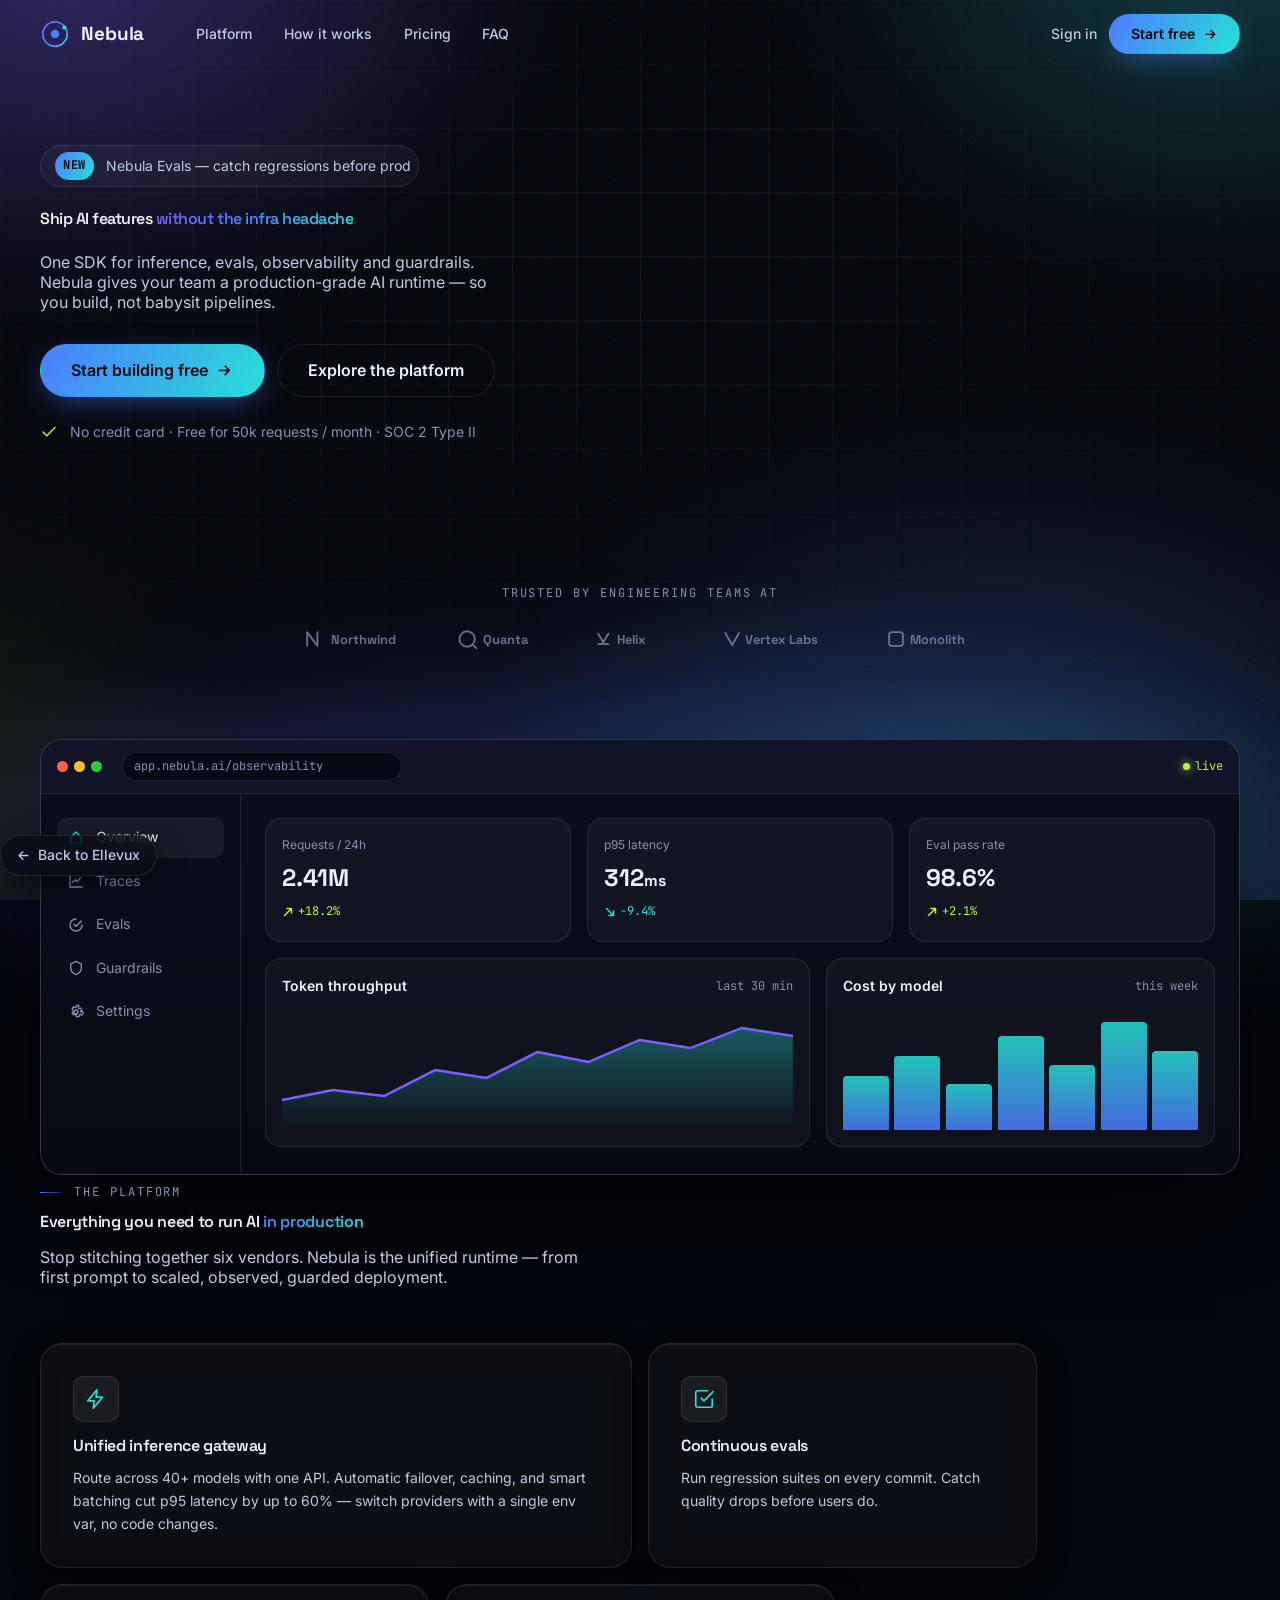
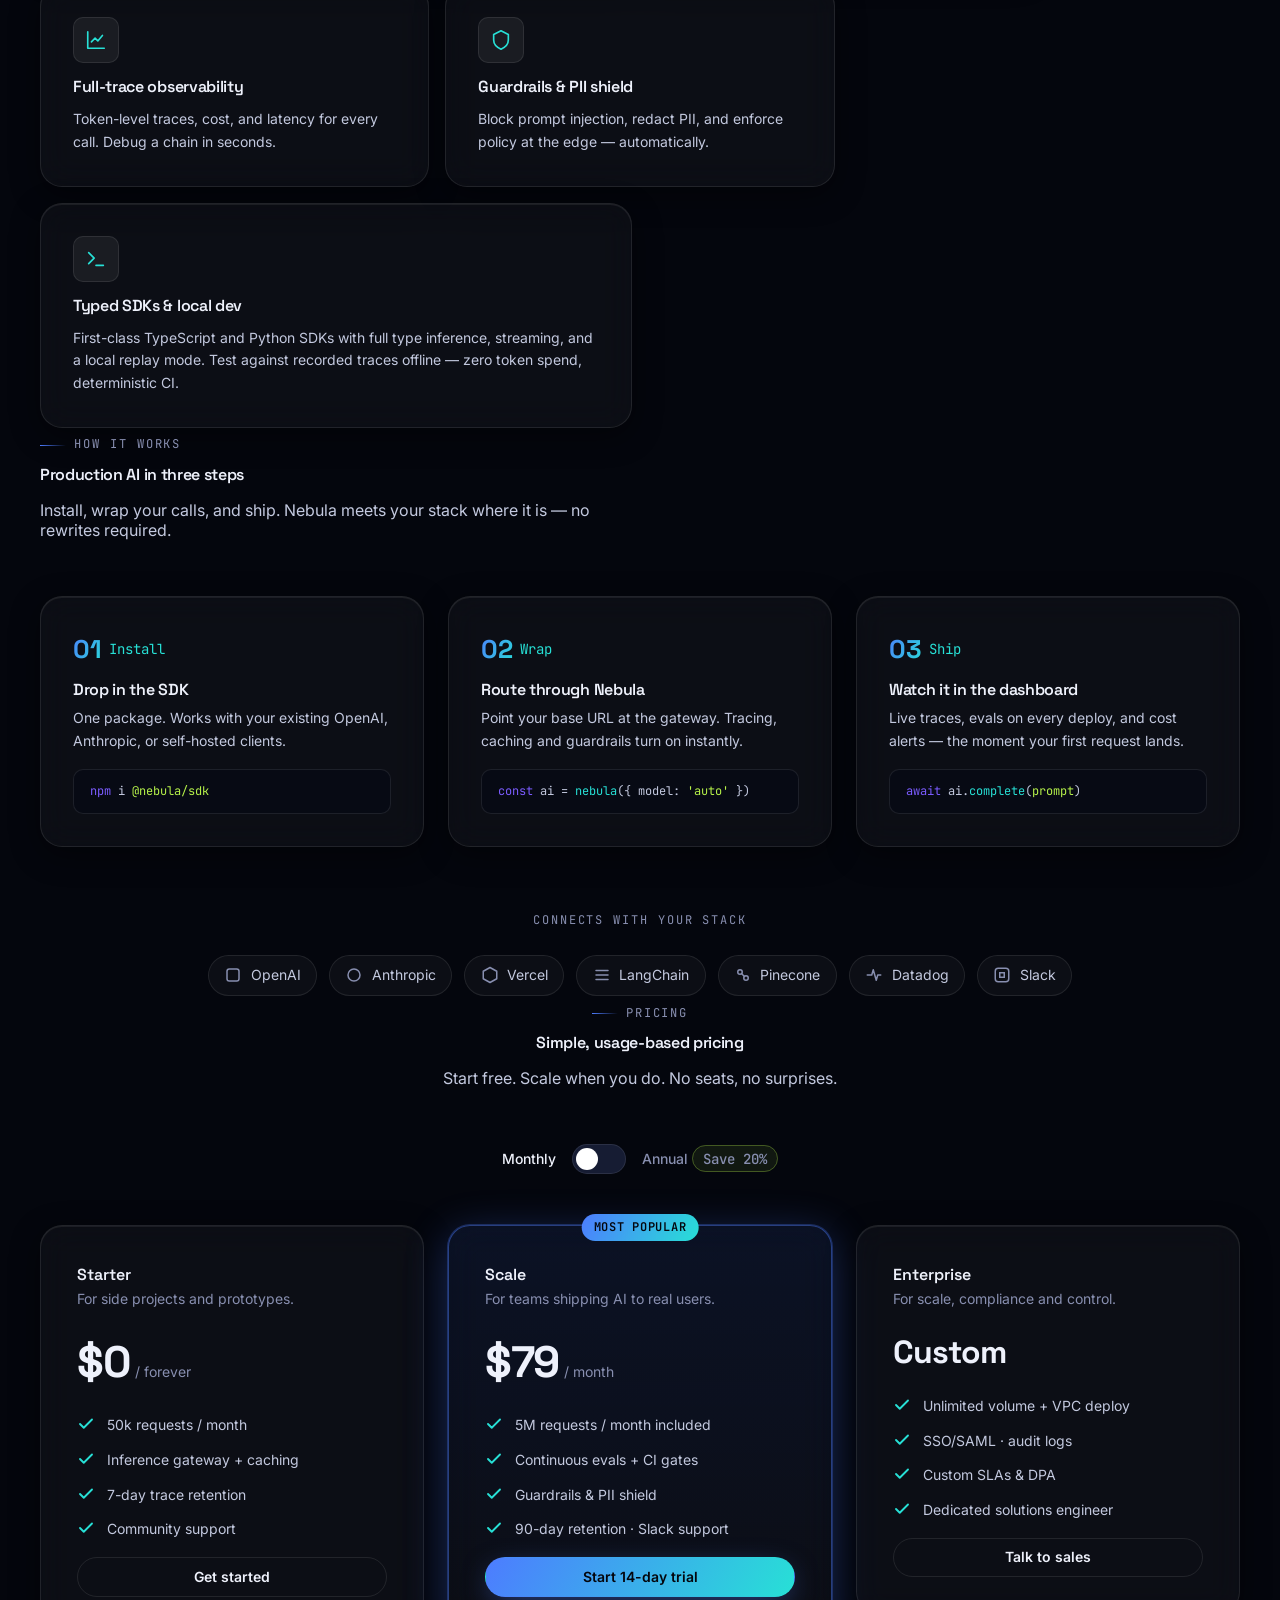
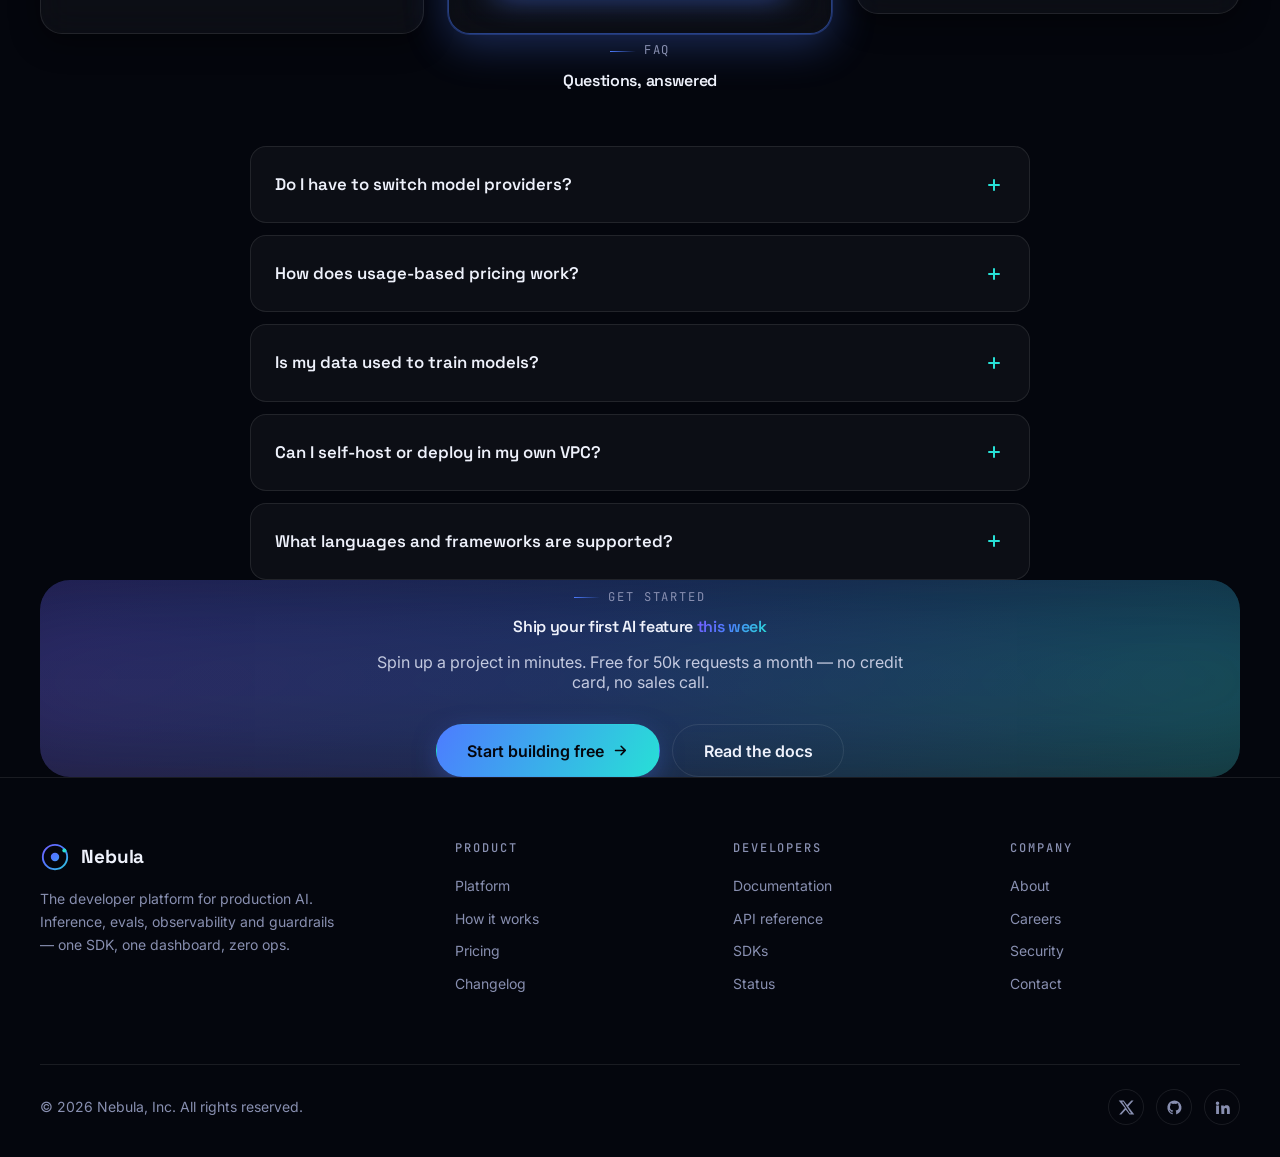
<file: demos/nebula/index.html>
<!DOCTYPE html>
<html lang="en">
<head>
<meta charset="UTF-8">
<meta name="viewport" content="width=device-width, initial-scale=1.0">
<title>Nebula — Ship AI features without the infra headache</title>
<meta name="description" content="Nebula is the developer platform for production AI. Inference, evals, observability and guardrails — one SDK, one dashboard, zero ops.">
<meta name="color-scheme" content="dark">

<link rel="preconnect" href="https://fonts.googleapis.com">
<link rel="preconnect" href="https://fonts.gstatic.com" crossorigin>
<link href="https://fonts.googleapis.com/css2?family=Space+Grotesk:wght@400;500;600;700&family=Inter:wght@400;500;600;700&family=JetBrains+Mono:wght@400;500&display=swap" rel="stylesheet">

<style>
/* =============================================================
   NEBULA — self-contained AI / dev-tools landing page
   Echoes the Ellevux token language (fonts, deep-space dark,
   glass), but ships its own palette: electric blue + cyan +
   a lime "signal" accent, to show range. No external images.
   ============================================================= */

:root{
  /* surfaces */
  --bg-900:#04060d; --bg-850:#070a14; --bg-800:#0b0f1c;
  --bg-700:#101426; --bg-600:#161c33;
  /* glass */
  --glass-1:rgba(255,255,255,.035); --glass-2:rgba(255,255,255,.06); --glass-3:rgba(255,255,255,.09);
  --border:rgba(255,255,255,.09); --border-strong:rgba(255,255,255,.18);
  /* text */
  --text:#eef1fb; --text-soft:#c3c9df; --text-muted:#888fb0; --text-dim:#525978;
  /* accents — Nebula's own identity */
  --blue:#4d7cff; --blue-bright:#6f97ff; --cyan:#27e0d6; --indigo:#7b5cff; --signal:#b6f24a;
  --brand:var(--blue);
  /* gradients */
  --grad-brand:linear-gradient(120deg,#4d7cff 0%,#27e0d6 100%);
  --grad-aurora:linear-gradient(120deg,#7b5cff 0%,#4d7cff 45%,#27e0d6 100%);
  --grad-text:linear-gradient(100deg,#c3c9df 0%,#ffffff 38%,#6f97ff 100%);
  /* type */
  --font-display:'Space Grotesk','Inter',system-ui,sans-serif;
  --font-body:'Inter',system-ui,-apple-system,'Segoe UI',sans-serif;
  --font-mono:'JetBrains Mono',ui-monospace,'SFMono-Regular',monospace;
  --fs-display:clamp(2.6rem,1.4rem+5.4vw,5.5rem);
  --fs-h1:clamp(2.1rem,1.3rem+3.6vw,4rem);
  --fs-h2:clamp(1.7rem,1.2rem+2.2vw,2.75rem);
  --fs-h3:clamp(1.25rem,1.05rem+.9vw,1.6rem);
  --fs-lead:clamp(1.02rem,.95rem+.45vw,1.3rem);
  --fs-body:1rem; --fs-sm:.875rem; --fs-xs:.75rem; --fs-eyebrow:.76rem;
  --lh-tight:1.06; --lh-snug:1.25; --lh-base:1.62;
  --tracking-tight:-.02em; --tracking-wide:.16em;
  /* spacing */
  --s-1:.25rem; --s-2:.5rem; --s-3:.75rem; --s-4:1rem; --s-5:1.5rem; --s-6:2rem; --s-7:3rem; --s-8:4rem; --s-9:6rem;
  --section-y:clamp(4.5rem,3rem+8vw,9rem);
  --container:1200px; --gutter:clamp(1.25rem,.6rem+2.6vw,2.75rem);
  /* radii */
  --r-xs:6px; --r-sm:10px; --r-md:16px; --r-lg:22px; --r-xl:30px; --r-pill:999px;
  /* glow / shadow */
  --glow-blue:0 0 0 1px rgba(77,124,255,.28),0 10px 44px rgba(77,124,255,.32);
  --glow-cyan:0 0 38px rgba(39,224,214,.34);
  --shadow-md:0 8px 30px rgba(0,0,0,.45);
  --shadow-lg:0 36px 90px -24px rgba(0,0,0,.78);
  --shadow-inset:inset 0 1px 0 rgba(255,255,255,.07);
  /* motion */
  --dur-fast:.18s; --dur-base:.32s; --dur-slow:.6s;
  --ease-out-expo:cubic-bezier(.16,1,.3,1);
  --ease-spring:cubic-bezier(.34,1.56,.64,1);
  --blur-md:16px; --blur-lg:28px;
  --nav-h:68px;
}
@media (prefers-reduced-motion:reduce){
  :root{--dur-fast:.001s;--dur-base:.001s;--dur-slow:.001s}
}

*,*::before,*::after{box-sizing:border-box}
*{margin:0}
html{-webkit-text-size-adjust:100%;scroll-behavior:smooth;scrollbar-color:var(--blue) var(--bg-800);scroll-padding-top:calc(var(--nav-h) + 16px)}
@media (prefers-reduced-motion:reduce){
  html{scroll-behavior:auto}
  *,*::before,*::after{animation-duration:.001ms!important;animation-iteration-count:1!important;transition-duration:.001ms!important}
}
body{
  font-family:var(--font-body); font-size:var(--fs-body); line-height:var(--lh-base);
  color:var(--text); background:var(--bg-900);
  -webkit-font-smoothing:antialiased; -moz-osx-font-smoothing:grayscale;
  text-rendering:optimizeLegibility; overflow-x:hidden; min-height:100vh;
}
img,svg,canvas{display:block;max-width:100%}
input,button,textarea,select{font:inherit;color:inherit}
button{background:none;border:none;cursor:pointer}
a{color:inherit;text-decoration:none}
ul,ol{list-style:none;padding:0}
p{text-wrap:pretty}
h1,h2,h3,h4{font-family:var(--font-display);font-weight:600;line-height:var(--lh-tight);letter-spacing:var(--tracking-tight);text-wrap:balance}
h1{font-size:var(--fs-h1)} h2{font-size:var(--fs-h2)} h3{font-size:var(--fs-h3)}
::selection{background:rgba(77,124,255,.4);color:#fff}
::-webkit-scrollbar{width:10px;height:10px}
::-webkit-scrollbar-track{background:var(--bg-850)}
::-webkit-scrollbar-thumb{background:linear-gradient(var(--blue),var(--cyan));border-radius:var(--r-pill);border:2px solid var(--bg-850)}
:focus-visible{outline:2px solid var(--cyan);outline-offset:3px;border-radius:var(--r-xs)}
:focus:not(:focus-visible){outline:none}

/* ---- helpers ---- */
.container{width:100%;max-width:var(--container);margin-inline:auto;padding-inline:var(--gutter)}
.section{position:relative;padding-block:var(--section-y)}
.eyebrow{display:inline-flex;align-items:center;gap:var(--s-2);font-family:var(--font-mono);font-size:var(--fs-eyebrow);letter-spacing:var(--tracking-wide);text-transform:uppercase;color:var(--text-muted)}
.eyebrow::before{content:"";width:26px;height:1px;background:linear-gradient(90deg,var(--blue),transparent)}
.text-grad{background:var(--grad-brand);-webkit-background-clip:text;background-clip:text;color:transparent}
.text-aurora{background:var(--grad-aurora);-webkit-background-clip:text;background-clip:text;color:transparent}
.sr-only{position:absolute;width:1px;height:1px;padding:0;margin:-1px;overflow:hidden;clip:rect(0,0,0,0);white-space:nowrap;border:0}
.lead{font-size:var(--fs-lead);color:var(--text-soft);line-height:var(--lh-snug);max-width:56ch}
.skip-link{position:absolute;left:var(--s-4);top:-100%;z-index:200;padding:var(--s-3) var(--s-5);background:var(--blue);color:#fff;border-radius:var(--r-sm);font-weight:600;transition:top var(--dur-base) var(--ease-out-expo)}
.skip-link:focus{top:var(--s-4)}

/* ---- buttons ---- */
.btn{position:relative;display:inline-flex;align-items:center;justify-content:center;gap:var(--s-2);padding:.85em 1.5em;font-weight:600;font-size:var(--fs-sm);line-height:1;color:var(--text);background:var(--glass-2);border:1px solid var(--border);border-radius:var(--r-pill);cursor:pointer;overflow:hidden;isolation:isolate;white-space:nowrap;transition:transform var(--dur-base) var(--ease-out-expo),border-color var(--dur-base),box-shadow var(--dur-base),background var(--dur-base)}
.btn:hover{transform:translateY(-2px);border-color:var(--border-strong)}
.btn:active{transform:translateY(0)}
.btn--primary{color:#04060d;background:var(--grad-brand);border-color:transparent;box-shadow:0 8px 30px -8px rgba(77,124,255,.6)}
.btn--primary::after{content:"";position:absolute;inset:0;z-index:-1;background:linear-gradient(120deg,transparent 30%,rgba(255,255,255,.4) 50%,transparent 70%);transform:translateX(-120%);transition:transform var(--dur-slow) var(--ease-out-expo)}
.btn--primary:hover{box-shadow:0 14px 46px -8px rgba(77,124,255,.78)}
.btn--primary:hover::after{transform:translateX(120%)}
.btn--ghost{background:transparent}
.btn--ghost:hover{background:var(--glass-1)}
.btn--lg{padding:1.05em 1.9em;font-size:var(--fs-body)}
.btn__icon{width:1.05em;height:1.05em;transition:transform var(--dur-base) var(--ease-out-expo)}
.btn:hover .btn__icon{transform:translateX(3px)}

/* ---- chip ---- */
.chip{display:inline-flex;align-items:center;gap:var(--s-2);padding:.4em .85em;font-family:var(--font-mono);font-size:var(--fs-xs);letter-spacing:.04em;color:var(--text-soft);background:var(--glass-1);border:1px solid var(--border);border-radius:var(--r-pill)}
.chip__dot{width:7px;height:7px;border-radius:50%;background:var(--cyan);box-shadow:var(--glow-cyan)}

/* ---- glass ---- */
.glass{position:relative;background:var(--glass-1);border:1px solid var(--border);border-radius:var(--r-lg);backdrop-filter:blur(var(--blur-md));-webkit-backdrop-filter:blur(var(--blur-md));box-shadow:var(--shadow-md),var(--shadow-inset)}

/* =============================================================
   BACKGROUND — aurora mesh + grid + grain (all CSS/SVG)
   ============================================================= */
.bg{position:fixed;inset:0;z-index:-2;overflow:hidden;pointer-events:none}
.bg__mesh{position:absolute;inset:-20%;background:
  radial-gradient(38% 38% at 18% 12%,rgba(123,92,255,.34),transparent 70%),
  radial-gradient(34% 40% at 82% 8%,rgba(39,224,214,.24),transparent 70%),
  radial-gradient(42% 46% at 70% 82%,rgba(77,124,255,.30),transparent 72%),
  radial-gradient(30% 34% at 8% 78%,rgba(182,242,74,.10),transparent 70%);
  filter:blur(28px);animation:meshDrift 26s ease-in-out infinite alternate}
@keyframes meshDrift{
  0%{transform:translate3d(0,0,0) scale(1)}
  50%{transform:translate3d(2%,-2%,0) scale(1.06)}
  100%{transform:translate3d(-2%,2%,0) scale(1.02)}
}
.bg__grid{position:absolute;inset:0;background-image:
  linear-gradient(rgba(255,255,255,.04) 1px,transparent 1px),
  linear-gradient(90deg,rgba(255,255,255,.04) 1px,transparent 1px);
  background-size:64px 64px;
  -webkit-mask:radial-gradient(80% 60% at 50% 28%,#000,transparent 90%);
  mask:radial-gradient(80% 60% at 50% 28%,#000,transparent 90%)}
.bg__grain{position:absolute;inset:0;opacity:.045;mix-blend-mode:overlay;background-image:url("data:image/svg+xml,%3Csvg xmlns='http://www.w3.org/2000/svg' width='160' height='160'%3E%3Cfilter id='n'%3E%3CfeTurbulence type='fractalNoise' baseFrequency='.85' numOctaves='2' stitchTiles='stitch'/%3E%3C/filter%3E%3Crect width='100%25' height='100%25' filter='url(%23n)'/%3E%3C/svg%3E")}
@media (prefers-reduced-motion:reduce){.bg__mesh{animation:none}}

/* =============================================================
   NAV
   ============================================================= */
.nav{position:fixed;top:0;left:0;right:0;z-index:100;transition:background var(--dur-base),border-color var(--dur-base),backdrop-filter var(--dur-base);border-bottom:1px solid transparent}
.nav.is-scrolled{background:rgba(7,10,20,.72);backdrop-filter:blur(var(--blur-md)) saturate(160%);-webkit-backdrop-filter:blur(var(--blur-md)) saturate(160%);border-bottom-color:var(--border)}
.nav__inner{display:flex;align-items:center;gap:var(--s-5);height:var(--nav-h)}
.nav__logo{display:inline-flex;align-items:center;gap:.6em;font-family:var(--font-display);font-weight:700;font-size:1.18rem;letter-spacing:-.01em}
.nav__mark{width:30px;height:30px;flex:none}
.nav__menu{display:flex;align-items:center;gap:var(--s-2);margin-left:var(--s-4)}
.nav__link{padding:.5em .85em;font-size:var(--fs-sm);font-weight:500;color:var(--text-soft);border-radius:var(--r-pill);transition:color var(--dur-fast),background var(--dur-fast)}
.nav__link:hover{color:#fff;background:var(--glass-1)}
.nav__actions{display:flex;align-items:center;gap:var(--s-3);margin-left:auto}
.nav__signin{font-size:var(--fs-sm);font-weight:500;color:var(--text-soft);transition:color var(--dur-fast)}
.nav__signin:hover{color:#fff}
.nav__toggle{display:none;width:42px;height:42px;border:1px solid var(--border);border-radius:var(--r-sm);background:var(--glass-1);place-items:center;margin-left:auto}
.nav__toggle span{position:relative;width:18px;height:2px;background:var(--text);border-radius:2px;transition:transform var(--dur-base) var(--ease-out-expo),opacity var(--dur-fast)}
.nav__toggle span::before,.nav__toggle span::after{content:"";position:absolute;left:0;width:18px;height:2px;background:var(--text);border-radius:2px;transition:transform var(--dur-base) var(--ease-out-expo)}
.nav__toggle span::before{top:-6px} .nav__toggle span::after{top:6px}
.nav__toggle[aria-expanded="true"] span{background:transparent}
.nav__toggle[aria-expanded="true"] span::before{transform:translateY(6px) rotate(45deg)}
.nav__toggle[aria-expanded="true"] span::after{transform:translateY(-6px) rotate(-45deg)}

/* mobile panel */
.nav__mobile{position:fixed;inset:var(--nav-h) 0 auto 0;z-index:99;display:grid;gap:var(--s-2);padding:var(--s-5) var(--gutter) var(--s-6);background:rgba(7,10,20,.96);backdrop-filter:blur(var(--blur-lg));-webkit-backdrop-filter:blur(var(--blur-lg));border-bottom:1px solid var(--border);transform:translateY(-110%);transition:transform var(--dur-base) var(--ease-out-expo);visibility:hidden}
.nav__mobile[data-open="true"]{transform:translateY(0);visibility:visible}
.nav__mobile a{padding:.85em var(--s-3);font-size:1.05rem;font-weight:500;color:var(--text-soft);border-radius:var(--r-sm)}
.nav__mobile a:hover{color:#fff;background:var(--glass-1)}
.nav__mobile .btn{margin-top:var(--s-3)}

/* =============================================================
   HERO
   ============================================================= */
.hero{position:relative;padding-top:calc(var(--nav-h) + clamp(2.5rem,6vw,5rem));padding-bottom:var(--section-y)}
.hero__inner{display:grid;gap:clamp(2.5rem,5vw,4.5rem);grid-template-columns:1fr;align-items:center}
.hero__badge{display:inline-flex;align-items:center;gap:var(--s-3);padding:.45em .45em .45em 1em;background:var(--glass-1);border:1px solid var(--border);border-radius:var(--r-pill);font-size:var(--fs-sm);color:var(--text-soft);width:fit-content}
.hero__badge b{font-family:var(--font-mono);font-size:var(--fs-xs);letter-spacing:.04em;padding:.35em .7em;border-radius:var(--r-pill);background:var(--grad-brand);color:#04060d}
.hero__title{font-size:var(--fs-display);margin-top:var(--s-5);letter-spacing:-.03em}
.hero__lead{margin-top:var(--s-5);font-size:var(--fs-lead);color:var(--text-soft);max-width:46ch;line-height:var(--lh-snug)}
.hero__actions{display:flex;flex-wrap:wrap;gap:var(--s-3);margin-top:var(--s-6)}
.hero__note{display:flex;align-items:center;gap:var(--s-3);margin-top:var(--s-5);font-size:var(--fs-sm);color:var(--text-muted)}
.hero__note svg{width:18px;height:18px;color:var(--signal);flex:none}

/* trust strip */
.trust{margin-top:clamp(3rem,6vw,5rem)}
.trust__label{font-family:var(--font-mono);font-size:var(--fs-xs);letter-spacing:var(--tracking-wide);text-transform:uppercase;color:var(--text-muted);text-align:center}
.trust__logos{display:flex;flex-wrap:wrap;align-items:center;justify-content:center;gap:clamp(1.5rem,4vw,3.5rem);margin-top:var(--s-5)}
.trust__logos svg{height:24px;width:auto;color:var(--text-muted);opacity:.75;transition:opacity var(--dur-base),color var(--dur-base)}
.trust__logos a:hover svg{opacity:1;color:var(--text-soft)}

/* =============================================================
   DASHBOARD MOCKUP (pure CSS/SVG)
   ============================================================= */
.mock{position:relative;margin-top:clamp(3rem,7vw,5.5rem)}
.mock__glow{position:absolute;inset:-8% -4% auto;height:60%;background:var(--grad-aurora);filter:blur(70px);opacity:.28;z-index:-1;border-radius:50%}
.mock__frame{border-radius:var(--r-lg);overflow:hidden;border:1px solid var(--border-strong);background:linear-gradient(180deg,var(--bg-800),var(--bg-850));box-shadow:var(--shadow-lg)}
.mock__bar{display:flex;align-items:center;gap:var(--s-2);padding:var(--s-3) var(--s-4);background:var(--bg-700);border-bottom:1px solid var(--border)}
.mock__dots{display:flex;gap:6px}
.mock__dots i{width:11px;height:11px;border-radius:50%;display:block;background:var(--bg-600)}
.mock__dots i:nth-child(1){background:#ff5f57}.mock__dots i:nth-child(2){background:#febc2e}.mock__dots i:nth-child(3){background:#28c840}
.mock__url{flex:1;max-width:280px;margin-left:var(--s-3);padding:.3em .9em;font-family:var(--font-mono);font-size:var(--fs-xs);color:var(--text-muted);background:var(--bg-850);border-radius:var(--r-pill);border:1px solid var(--border);white-space:nowrap;overflow:hidden;text-overflow:ellipsis}
.mock__live{margin-left:auto;display:inline-flex;align-items:center;gap:.45em;font-family:var(--font-mono);font-size:var(--fs-xs);color:var(--signal)}
.mock__live i{width:7px;height:7px;border-radius:50%;background:var(--signal);box-shadow:0 0 10px var(--signal);animation:pulse 2s ease-in-out infinite}
@keyframes pulse{0%,100%{opacity:1}50%{opacity:.35}}
.mock__body{display:grid;grid-template-columns:200px 1fr;min-height:380px}
.mock__side{padding:var(--s-5) var(--s-4);border-right:1px solid var(--border);display:grid;gap:var(--s-1);align-content:start}
.mock__nav{display:flex;align-items:center;gap:var(--s-3);padding:.6em .75em;border-radius:var(--r-sm);font-size:var(--fs-sm);color:var(--text-muted)}
.mock__nav svg{width:16px;height:16px;flex:none}
.mock__nav.is-active{background:var(--glass-2);color:var(--text);box-shadow:var(--shadow-inset)}
.mock__nav.is-active svg{color:var(--cyan)}
.mock__main{padding:var(--s-5);display:grid;gap:var(--s-4);align-content:start}
.mock__kpis{display:grid;grid-template-columns:repeat(3,1fr);gap:var(--s-4)}
.kpi{padding:var(--s-4);border:1px solid var(--border);border-radius:var(--r-md);background:var(--glass-1)}
.kpi__label{font-size:var(--fs-xs);color:var(--text-muted)}
.kpi__val{font-family:var(--font-display);font-size:1.5rem;font-weight:700;margin-top:.2em}
.kpi__trend{font-family:var(--font-mono);font-size:var(--fs-xs);color:var(--signal);margin-top:.3em;display:inline-flex;align-items:center;gap:.3em}
.mock__panels{display:grid;grid-template-columns:1.4fr 1fr;gap:var(--s-4)}
.panel{padding:var(--s-4);border:1px solid var(--border);border-radius:var(--r-md);background:var(--glass-1)}
.panel__head{display:flex;align-items:center;justify-content:space-between;margin-bottom:var(--s-3)}
.panel__title{font-size:var(--fs-sm);font-weight:600}
.panel__tag{font-family:var(--font-mono);font-size:var(--fs-xs);color:var(--text-muted)}
.chart{width:100%;height:120px}
.chart__area{animation:areaIn 1.4s var(--ease-out-expo) both}
@keyframes areaIn{from{opacity:0}to{opacity:1}}
.chart__line{stroke-dasharray:600;stroke-dashoffset:600;animation:draw 1.8s var(--ease-out-expo) forwards}
@keyframes draw{to{stroke-dashoffset:0}}
@media (prefers-reduced-motion:reduce){.chart__line{animation:none;stroke-dashoffset:0}}
.bars{display:grid;grid-template-columns:repeat(7,1fr);gap:6px;align-items:end;height:120px}
.bars i{display:block;border-radius:4px 4px 0 0;background:linear-gradient(180deg,var(--cyan),var(--blue));opacity:.85;transform-origin:bottom;animation:barUp .9s var(--ease-out-expo) both}
@keyframes barUp{from{transform:scaleY(0)}to{transform:scaleY(1)}}
@media (prefers-reduced-motion:reduce){.bars i{animation:none}}

/* =============================================================
   FEATURE GRID (bento) — inline SVG icons
   ============================================================= */
.section__head{max-width:62ch;margin-bottom:clamp(2.5rem,5vw,3.5rem)}
.section__head h2{margin-top:var(--s-3)}
.section__head p{margin-top:var(--s-4)}
.bento{display:grid;gap:var(--s-4);grid-template-columns:repeat(6,1fr)}
.feature{grid-column:span 2;padding:clamp(1.5rem,3vw,2rem);border-radius:var(--r-lg);position:relative;overflow:hidden;transition:transform var(--dur-base) var(--ease-out-expo),border-color var(--dur-base),box-shadow var(--dur-base)}
.feature:hover{transform:translateY(-4px);border-color:var(--border-strong);box-shadow:var(--shadow-lg),var(--shadow-inset)}
.feature--wide{grid-column:span 3}
.feature__icon{width:46px;height:46px;display:grid;place-items:center;border-radius:var(--r-sm);background:var(--glass-2);border:1px solid var(--border);margin-bottom:var(--s-4)}
.feature__icon svg{width:22px;height:22px;color:var(--cyan)}
.feature h3{font-size:var(--fs-h3)}
.feature p{margin-top:var(--s-3);color:var(--text-soft);font-size:var(--fs-sm);line-height:var(--lh-base)}
.feature__spark{position:absolute;right:-40px;top:-40px;width:160px;height:160px;background:var(--grad-aurora);filter:blur(50px);opacity:0;transition:opacity var(--dur-slow)}
.feature:hover .feature__spark{opacity:.18}

/* =============================================================
   HOW IT WORKS / integrations
   ============================================================= */
.steps{display:grid;gap:var(--s-5);grid-template-columns:repeat(3,1fr);counter-reset:step}
.step{padding:clamp(1.5rem,3vw,2rem);border-radius:var(--r-lg);position:relative}
.step__num{font-family:var(--font-mono);font-size:var(--fs-sm);color:var(--cyan);display:inline-flex;align-items:center;gap:.5em}
.step__num::before{counter-increment:step;content:"0" counter(step);font-size:1.6rem;font-weight:700;font-family:var(--font-display);background:var(--grad-brand);-webkit-background-clip:text;background-clip:text;color:transparent}
.step h3{font-size:var(--fs-h3);margin-top:var(--s-3)}
.step p{margin-top:var(--s-2);color:var(--text-soft);font-size:var(--fs-sm)}
.step code{display:block;margin-top:var(--s-4);padding:var(--s-3) var(--s-4);font-family:var(--font-mono);font-size:var(--fs-xs);color:var(--text-soft);background:var(--bg-850);border:1px solid var(--border);border-radius:var(--r-sm);overflow-x:auto}
.step code .tok-key{color:var(--indigo)} .step code .tok-fn{color:var(--cyan)} .step code .tok-str{color:var(--signal)}
.integr{margin-top:clamp(3rem,5vw,4rem)}
.integr__strip{display:flex;flex-wrap:wrap;gap:var(--s-3);justify-content:center}
.integr__chip{display:inline-flex;align-items:center;gap:.6em;padding:.6em 1.1em;font-size:var(--fs-sm);color:var(--text-soft);background:var(--glass-1);border:1px solid var(--border);border-radius:var(--r-pill);transition:border-color var(--dur-base),transform var(--dur-base) var(--ease-out-expo)}
.integr__chip:hover{border-color:var(--border-strong);transform:translateY(-2px)}
.integr__chip svg{width:18px;height:18px;color:var(--text-muted)}

/* =============================================================
   PRICING
   ============================================================= */
.pricing__toggle{display:flex;align-items:center;justify-content:center;gap:var(--s-4);margin-bottom:clamp(2.5rem,4vw,3.5rem)}
.pricing__toggle span{font-size:var(--fs-sm);font-weight:500;color:var(--text-muted);transition:color var(--dur-base)}
.pricing__toggle span.is-on{color:var(--text)}
.pricing__save{font-family:var(--font-mono);font-size:var(--fs-xs);color:var(--signal);padding:.25em .7em;border:1px solid rgba(182,242,74,.3);border-radius:var(--r-pill);background:rgba(182,242,74,.08)}
.toggle{position:relative;width:54px;height:30px;border-radius:var(--r-pill);background:var(--bg-600);border:1px solid var(--border);transition:background var(--dur-base);flex:none}
.toggle::after{content:"";position:absolute;top:50%;left:3px;width:22px;height:22px;border-radius:50%;background:#fff;transform:translateY(-50%);transition:transform var(--dur-base) var(--ease-spring)}
.toggle[aria-checked="true"]{background:var(--grad-brand);border-color:transparent}
.toggle[aria-checked="true"]::after{transform:translate(24px,-50%)}
.tiers{display:grid;gap:var(--s-5);grid-template-columns:repeat(3,1fr);align-items:start}
.tier{padding:clamp(1.75rem,3vw,2.25rem);border-radius:var(--r-lg);display:flex;flex-direction:column;gap:var(--s-4);transition:transform var(--dur-base) var(--ease-out-expo),border-color var(--dur-base)}
.tier:hover{border-color:var(--border-strong)}
.tier--featured{background:linear-gradient(180deg,rgba(77,124,255,.1),var(--glass-1));border-color:rgba(77,124,255,.45);box-shadow:var(--glow-blue);transform:translateY(-8px)}
.tier--featured:hover{transform:translateY(-12px)}
.tier__badge{position:absolute;top:-12px;left:50%;transform:translateX(-50%);padding:.3em 1em;font-family:var(--font-mono);font-size:var(--fs-xs);letter-spacing:.06em;text-transform:uppercase;background:var(--grad-brand);color:#04060d;border-radius:var(--r-pill);font-weight:600}
.tier{position:relative}
.tier__name{font-family:var(--font-display);font-size:var(--fs-h3);font-weight:600}
.tier__desc{font-size:var(--fs-sm);color:var(--text-muted)}
.tier__price{display:flex;align-items:baseline;gap:.3em}
.tier__amount{font-family:var(--font-display);font-size:2.75rem;font-weight:700;letter-spacing:-.03em}
.tier__per{font-size:var(--fs-sm);color:var(--text-muted)}
.tier__feats{display:grid;gap:var(--s-3);font-size:var(--fs-sm);color:var(--text-soft)}
.tier__feats li{display:flex;align-items:flex-start;gap:var(--s-3)}
.tier__feats svg{width:18px;height:18px;color:var(--cyan);flex:none;margin-top:1px}
.tier .btn{margin-top:auto;width:100%}

/* =============================================================
   FAQ
   ============================================================= */
.faq{display:grid;gap:var(--s-3);max-width:780px;margin-inline:auto}
.faq__item{border:1px solid var(--border);border-radius:var(--r-md);background:var(--glass-1);overflow:hidden;transition:border-color var(--dur-base)}
.faq__item[open]{border-color:var(--border-strong)}
.faq__q{display:flex;align-items:center;justify-content:space-between;gap:var(--s-4);padding:var(--s-5);font-family:var(--font-display);font-weight:600;font-size:1.05rem;cursor:pointer;list-style:none}
.faq__q::-webkit-details-marker{display:none}
.faq__q:hover{color:#fff}
.faq__icon{width:22px;height:22px;flex:none;position:relative;transition:transform var(--dur-base) var(--ease-out-expo)}
.faq__icon::before,.faq__icon::after{content:"";position:absolute;top:50%;left:50%;width:12px;height:2px;border-radius:2px;background:var(--cyan);transform:translate(-50%,-50%)}
.faq__icon::after{transform:translate(-50%,-50%) rotate(90deg);transition:transform var(--dur-base) var(--ease-out-expo)}
.faq__item[open] .faq__icon::after{transform:translate(-50%,-50%) rotate(0)}
.faq__a{padding:0 var(--s-5) var(--s-5);color:var(--text-soft);font-size:var(--fs-sm);line-height:var(--lh-base)}

/* =============================================================
   FINAL CTA
   ============================================================= */
.cta{position:relative;text-align:center;padding:clamp(2.5rem,6vw,5rem) var(--gutter);border-radius:var(--r-xl);overflow:hidden;background:linear-gradient(180deg,rgba(77,124,255,.08),var(--glass-1))}
.cta::before{content:"";position:absolute;inset:0;background:var(--grad-aurora);opacity:.1;z-index:-1}
.cta__glow{position:absolute;left:50%;top:0;transform:translateX(-50%);width:120%;height:200px;background:var(--grad-aurora);filter:blur(80px);opacity:.3;z-index:-1}
.cta h2{font-size:clamp(2rem,1.4rem+2.6vw,3.4rem)}
.cta p{margin-top:var(--s-4);margin-inline:auto}
.cta__actions{display:flex;flex-wrap:wrap;gap:var(--s-3);justify-content:center;margin-top:var(--s-6)}

/* =============================================================
   FOOTER
   ============================================================= */
.footer{border-top:1px solid var(--border);padding-block:var(--s-8) var(--s-6);margin-top:var(--section-y)}
.footer__grid{display:grid;gap:var(--s-7);grid-template-columns:1.6fr repeat(3,1fr)}
.footer__brand .nav__logo{margin-bottom:var(--s-4)}
.footer__brand p{color:var(--text-muted);font-size:var(--fs-sm);max-width:34ch}
.footer__col h4{font-family:var(--font-mono);font-size:var(--fs-xs);letter-spacing:var(--tracking-wide);text-transform:uppercase;color:var(--text-muted);margin-bottom:var(--s-4);font-weight:500}
.footer__col a{display:block;padding:.35em 0;font-size:var(--fs-sm);color:var(--text-muted);transition:color var(--dur-fast)}
.footer__col a:hover{color:var(--text)}
.footer__bottom{display:flex;flex-wrap:wrap;align-items:center;justify-content:space-between;gap:var(--s-4);margin-top:var(--s-8);padding-top:var(--s-5);border-top:1px solid var(--border);font-size:var(--fs-sm);color:var(--text-muted)}
.footer__social{display:flex;gap:var(--s-3)}
.footer__social a{width:36px;height:36px;display:grid;place-items:center;border:1px solid var(--border);border-radius:50%;color:var(--text-muted);transition:color var(--dur-fast),border-color var(--dur-fast)}
.footer__social a:hover{color:#fff;border-color:var(--border-strong)}
.footer__social svg{width:17px;height:17px}

/* back to ellevux */
.backlink{position:fixed;left:var(--gutter);bottom:var(--s-5);z-index:90;display:inline-flex;align-items:center;gap:.5em;padding:.6em 1.1em;font-size:var(--fs-sm);font-weight:500;color:var(--text-soft);background:rgba(7,10,20,.7);backdrop-filter:blur(var(--blur-md));-webkit-backdrop-filter:blur(var(--blur-md));border:1px solid var(--border);border-radius:var(--r-pill);box-shadow:var(--shadow-md);transition:transform var(--dur-base) var(--ease-out-expo),border-color var(--dur-base),color var(--dur-base)}
.backlink:hover{transform:translateY(-2px);border-color:var(--border-strong);color:#fff}
.backlink svg{width:15px;height:15px;transition:transform var(--dur-base) var(--ease-out-expo)}
.backlink:hover svg{transform:translateX(-3px)}

/* =============================================================
   REVEAL (CSS-only, IntersectionObserver-driven)
   default visible if JS fails (no .js-reveal on html)
   ============================================================= */
.js-reveal [data-reveal]{opacity:0;transform:translateY(24px);transition:opacity var(--dur-slow) var(--ease-out-expo),transform var(--dur-slow) var(--ease-out-expo)}
.js-reveal [data-reveal].is-in{opacity:1;transform:none}
@media (prefers-reduced-motion:reduce){
  .js-reveal [data-reveal]{opacity:1!important;transform:none!important;transition:none}
}

/* =============================================================
   RESPONSIVE
   ============================================================= */
@media (min-width:768px){
  .hero__inner{grid-template-columns:1fr}
}
@media (min-width:1024px){
  .hero{padding-bottom:calc(var(--section-y) * .6)}
}

@media (max-width:980px){
  .bento{grid-template-columns:repeat(2,1fr)}
  .feature,.feature--wide{grid-column:span 1}
  .feature--wide{grid-column:span 2}
  .steps{grid-template-columns:1fr}
  .tiers{grid-template-columns:1fr;gap:var(--s-6)}
  .tier--featured{transform:none;order:-1}
  .tier--featured:hover{transform:translateY(-4px)}
  .footer__grid{grid-template-columns:1fr 1fr}
  .footer__brand{grid-column:1 / -1}
  .mock__body{grid-template-columns:1fr}
  .mock__side{display:none}
  .mock__panels{grid-template-columns:1fr}
}
@media (max-width:760px){
  .nav__menu,.nav__signin,.nav__actions .btn{display:none}
  .nav__toggle{display:grid}
  .mock__kpis{grid-template-columns:1fr 1fr}
}
@media (max-width:560px){
  .bento{grid-template-columns:1fr}
  .feature--wide{grid-column:span 1}
  .footer__grid{grid-template-columns:1fr}
  .mock__kpis{grid-template-columns:1fr}
  .trust__logos{gap:1.5rem 2rem}
  .backlink{left:var(--s-4);bottom:var(--s-4)}
  .footer__bottom{flex-direction:column;align-items:flex-start}
}
</style>
</head>
<body>

<a class="skip-link" href="#main">Skip to content</a>

<!-- background layers -->
<div class="bg" aria-hidden="true">
  <div class="bg__mesh"></div>
  <div class="bg__grid"></div>
  <div class="bg__grain"></div>
</div>

<!-- ============================== NAV ============================== -->
<header class="nav" id="nav">
  <div class="container nav__inner">
    <a class="nav__logo" href="#hero" aria-label="Nebula home">
      <svg class="nav__mark" viewBox="0 0 32 32" fill="none" aria-hidden="true">
        <defs>
          <linearGradient id="lg" x1="0" y1="0" x2="32" y2="32" gradientUnits="userSpaceOnUse">
            <stop stop-color="#7b5cff"/><stop offset=".5" stop-color="#4d7cff"/><stop offset="1" stop-color="#27e0d6"/>
          </linearGradient>
        </defs>
        <circle cx="16" cy="16" r="13" stroke="url(#lg)" stroke-width="2"/>
        <circle cx="16" cy="16" r="4.5" fill="url(#lg)"/>
        <circle cx="26" cy="9" r="2.2" fill="#27e0d6"/>
      </svg>
      Nebula
    </a>
    <nav class="nav__menu" aria-label="Primary">
      <a class="nav__link" href="#features">Platform</a>
      <a class="nav__link" href="#how">How it works</a>
      <a class="nav__link" href="#pricing">Pricing</a>
      <a class="nav__link" href="#faq">FAQ</a>
    </nav>
    <div class="nav__actions">
      <a class="nav__signin" href="#">Sign in</a>
      <a class="btn btn--primary" href="#cta">Start free<svg class="btn__icon" viewBox="0 0 24 24" fill="none" stroke="currentColor" stroke-width="2.2" aria-hidden="true"><path d="M5 12h14M13 6l6 6-6 6" stroke-linecap="round" stroke-linejoin="round"/></svg></a>
    </div>
    <button class="nav__toggle" id="nav-toggle" aria-label="Open menu" aria-expanded="false" aria-controls="nav-mobile"><span></span></button>
  </div>
</header>

<div class="nav__mobile" id="nav-mobile" data-open="false">
  <a href="#features">Platform</a>
  <a href="#how">How it works</a>
  <a href="#pricing">Pricing</a>
  <a href="#faq">FAQ</a>
  <a href="#">Sign in</a>
  <a class="btn btn--primary" href="#cta">Start free</a>
</div>

<main id="main">

  <!-- ============================== HERO ============================== -->
  <section class="hero" id="hero" aria-labelledby="hero-title">
    <div class="container hero__inner">
      <div data-reveal>
        <span class="hero__badge"><b>NEW</b> Nebula Evals — catch regressions before prod</span>
        <h1 class="hero__title" id="hero-title">Ship AI features <span class="text-aurora">without the infra headache</span></h1>
        <p class="hero__lead">One SDK for inference, evals, observability and guardrails. Nebula gives your team a production-grade AI runtime — so you build, not babysit pipelines.</p>
        <div class="hero__actions">
          <a class="btn btn--primary btn--lg" href="#cta">Start building free<svg class="btn__icon" viewBox="0 0 24 24" fill="none" stroke="currentColor" stroke-width="2.2" aria-hidden="true"><path d="M5 12h14M13 6l6 6-6 6" stroke-linecap="round" stroke-linejoin="round"/></svg></a>
          <a class="btn btn--ghost btn--lg" href="#features">Explore the platform</a>
        </div>
        <p class="hero__note">
          <svg viewBox="0 0 24 24" fill="none" stroke="currentColor" stroke-width="2" aria-hidden="true"><path d="M20 6 9 17l-5-5" stroke-linecap="round" stroke-linejoin="round"/></svg>
          No credit card · Free for 50k requests / month · SOC 2 Type II
        </p>
      </div>

      <!-- trust strip -->
      <div class="trust" data-reveal>
        <p class="trust__label">Trusted by engineering teams at</p>
        <div class="trust__logos">
          <a href="#" aria-label="Northwind"><svg viewBox="0 0 120 28" fill="none" aria-hidden="true"><path d="M6 22V6l12 16V6" stroke="currentColor" stroke-width="2.2" stroke-linecap="round" stroke-linejoin="round"/><text x="34" y="20" fill="currentColor" font-family="Space Grotesk,sans-serif" font-size="15" font-weight="700">Northwind</text></svg></a>
          <a href="#" aria-label="Quanta"><svg viewBox="0 0 100 28" fill="none" aria-hidden="true"><circle cx="13" cy="14" r="9" stroke="currentColor" stroke-width="2.2"/><path d="M19 20l5 5" stroke="currentColor" stroke-width="2.2" stroke-linecap="round"/><text x="32" y="20" fill="currentColor" font-family="Space Grotesk,sans-serif" font-size="15" font-weight="700">Quanta</text></svg></a>
          <a href="#" aria-label="Helix"><svg viewBox="0 0 90 28" fill="none" aria-hidden="true"><path d="M6 8c8 12 8 12 0 12M18 8c-8 12-8 12 0 12" stroke="currentColor" stroke-width="2.2" stroke-linecap="round"/><text x="28" y="20" fill="currentColor" font-family="Space Grotesk,sans-serif" font-size="15" font-weight="700">Helix</text></svg></a>
          <a href="#" aria-label="Vertex Labs"><svg viewBox="0 0 130 28" fill="none" aria-hidden="true"><path d="M5 7l8 14 8-14" stroke="currentColor" stroke-width="2.2" stroke-linecap="round" stroke-linejoin="round"/><text x="28" y="20" fill="currentColor" font-family="Space Grotesk,sans-serif" font-size="15" font-weight="700">Vertex Labs</text></svg></a>
          <a href="#" aria-label="Monolith"><svg viewBox="0 0 110 28" fill="none" aria-hidden="true"><rect x="6" y="6" width="16" height="16" rx="3" stroke="currentColor" stroke-width="2.2"/><text x="30" y="20" fill="currentColor" font-family="Space Grotesk,sans-serif" font-size="15" font-weight="700">Monolith</text></svg></a>
        </div>
      </div>
    </div>

    <!-- ============== DASHBOARD MOCKUP ============== -->
    <div class="container">
      <div class="mock" data-reveal>
        <div class="mock__glow" aria-hidden="true"></div>
        <div class="mock__frame">
          <div class="mock__bar">
            <div class="mock__dots" aria-hidden="true"><i></i><i></i><i></i></div>
            <span class="mock__url">app.nebula.ai/observability</span>
            <span class="mock__live"><i></i>live</span>
          </div>
          <div class="mock__body">
            <aside class="mock__side" aria-hidden="true">
              <div class="mock__nav is-active"><svg viewBox="0 0 24 24" fill="none" stroke="currentColor" stroke-width="2"><path d="M3 12l9-9 9 9M5 10v10h14V10" stroke-linecap="round" stroke-linejoin="round"/></svg>Overview</div>
              <div class="mock__nav"><svg viewBox="0 0 24 24" fill="none" stroke="currentColor" stroke-width="2"><path d="M3 3v18h18M7 14l4-4 3 3 5-6" stroke-linecap="round" stroke-linejoin="round"/></svg>Traces</div>
              <div class="mock__nav"><svg viewBox="0 0 24 24" fill="none" stroke="currentColor" stroke-width="2"><path d="M9 11l3 3 8-8M21 12a9 9 0 11-9-9" stroke-linecap="round" stroke-linejoin="round"/></svg>Evals</div>
              <div class="mock__nav"><svg viewBox="0 0 24 24" fill="none" stroke="currentColor" stroke-width="2"><path d="M12 2l8 4v6c0 5-3.5 8-8 10-4.5-2-8-5-8-10V6z" stroke-linecap="round" stroke-linejoin="round"/></svg>Guardrails</div>
              <div class="mock__nav"><svg viewBox="0 0 24 24" fill="none" stroke="currentColor" stroke-width="2"><circle cx="12" cy="12" r="3"/><path d="M19 12a7 7 0 00-.1-1l2-1.6-2-3.4-2.4 1a7 7 0 00-1.7-1L16.5 2h-4l-.3 2.4a7 7 0 00-1.7 1l-2.4-1-2 3.4 2 1.6a7 7 0 000 2l-2 1.6 2 3.4 2.4-1a7 7 0 001.7 1l.3 2.6h4l.3-2.4a7 7 0 001.7-1l2.4 1 2-3.4-2-1.6a7 7 0 00.1-1z" stroke-linecap="round" stroke-linejoin="round"/></svg>Settings</div>
            </aside>
            <div class="mock__main">
              <div class="mock__kpis">
                <div class="kpi"><div class="kpi__label">Requests / 24h</div><div class="kpi__val">2.41M</div><div class="kpi__trend"><svg width="12" height="12" viewBox="0 0 24 24" fill="none" stroke="currentColor" stroke-width="3"><path d="M5 19L19 5M19 5h-9M19 5v9" stroke-linecap="round" stroke-linejoin="round"/></svg>+18.2%</div></div>
                <div class="kpi"><div class="kpi__label">p95 latency</div><div class="kpi__val">312<span style="font-size:1rem">ms</span></div><div class="kpi__trend" style="color:var(--cyan)"><svg width="12" height="12" viewBox="0 0 24 24" fill="none" stroke="currentColor" stroke-width="3"><path d="M5 5l14 14M19 19v-9M19 19h-9" stroke-linecap="round" stroke-linejoin="round"/></svg>-9.4%</div></div>
                <div class="kpi"><div class="kpi__label">Eval pass rate</div><div class="kpi__val">98.6%</div><div class="kpi__trend"><svg width="12" height="12" viewBox="0 0 24 24" fill="none" stroke="currentColor" stroke-width="3"><path d="M5 19L19 5M19 5h-9M19 5v9" stroke-linecap="round" stroke-linejoin="round"/></svg>+2.1%</div></div>
              </div>
              <div class="mock__panels">
                <div class="panel">
                  <div class="panel__head"><span class="panel__title">Token throughput</span><span class="panel__tag">last 30 min</span></div>
                  <svg class="chart" viewBox="0 0 400 120" preserveAspectRatio="none" role="img" aria-label="Token throughput trending upward">
                    <defs>
                      <linearGradient id="fill" x1="0" y1="0" x2="0" y2="1"><stop offset="0" stop-color="#27e0d6" stop-opacity=".35"/><stop offset="1" stop-color="#27e0d6" stop-opacity="0"/></linearGradient>
                      <linearGradient id="stroke" x1="0" y1="0" x2="400" y2="0"><stop offset="0" stop-color="#7b5cff"/><stop offset="1" stop-color="#27e0d6"/></linearGradient>
                    </defs>
                    <path class="chart__area" d="M0,90 L40,80 L80,86 L120,60 L160,68 L200,42 L240,52 L280,30 L320,38 L360,18 L400,26 L400,120 L0,120 Z" fill="url(#fill)"/>
                    <path class="chart__line" d="M0,90 L40,80 L80,86 L120,60 L160,68 L200,42 L240,52 L280,30 L320,38 L360,18 L400,26" fill="none" stroke="url(#stroke)" stroke-width="2.5" stroke-linecap="round" stroke-linejoin="round"/>
                  </svg>
                </div>
                <div class="panel">
                  <div class="panel__head"><span class="panel__title">Cost by model</span><span class="panel__tag">this week</span></div>
                  <div class="bars" role="img" aria-label="Weekly cost by model bar chart">
                    <i style="height:45%;animation-delay:.05s"></i>
                    <i style="height:62%;animation-delay:.1s"></i>
                    <i style="height:38%;animation-delay:.15s"></i>
                    <i style="height:78%;animation-delay:.2s"></i>
                    <i style="height:54%;animation-delay:.25s"></i>
                    <i style="height:90%;animation-delay:.3s"></i>
                    <i style="height:66%;animation-delay:.35s"></i>
                  </div>
                </div>
              </div>
            </div>
          </div>
        </div>
      </div>
    </div>
  </section>

  <!-- ============================== FEATURES ============================== -->
  <section class="section" id="features" aria-labelledby="features-title">
    <div class="container">
      <div class="section__head" data-reveal>
        <span class="eyebrow">The platform</span>
        <h2 id="features-title">Everything you need to run AI <span class="text-grad">in production</span></h2>
        <p class="lead">Stop stitching together six vendors. Nebula is the unified runtime — from first prompt to scaled, observed, guarded deployment.</p>
      </div>

      <div class="bento">
        <article class="glass feature feature--wide" data-reveal>
          <div class="feature__spark" aria-hidden="true"></div>
          <div class="feature__icon"><svg viewBox="0 0 24 24" fill="none" stroke="currentColor" stroke-width="1.8" aria-hidden="true"><path d="M13 2L3 14h7l-1 8 10-12h-7l1-8z" stroke-linecap="round" stroke-linejoin="round"/></svg></div>
          <h3>Unified inference gateway</h3>
          <p>Route across 40+ models with one API. Automatic failover, caching, and smart batching cut p95 latency by up to 60% — switch providers with a single env var, no code changes.</p>
        </article>

        <article class="glass feature" data-reveal data-reveal-delay="60">
          <div class="feature__spark" aria-hidden="true"></div>
          <div class="feature__icon"><svg viewBox="0 0 24 24" fill="none" stroke="currentColor" stroke-width="1.8" aria-hidden="true"><path d="M9 11l3 3L22 4M21 12v7a2 2 0 01-2 2H5a2 2 0 01-2-2V5a2 2 0 012-2h11" stroke-linecap="round" stroke-linejoin="round"/></svg></div>
          <h3>Continuous evals</h3>
          <p>Run regression suites on every commit. Catch quality drops before users do.</p>
        </article>

        <article class="glass feature" data-reveal data-reveal-delay="60">
          <div class="feature__spark" aria-hidden="true"></div>
          <div class="feature__icon"><svg viewBox="0 0 24 24" fill="none" stroke="currentColor" stroke-width="1.8" aria-hidden="true"><path d="M3 3v18h18M7 14l4-4 3 3 5-6" stroke-linecap="round" stroke-linejoin="round"/></svg></div>
          <h3>Full-trace observability</h3>
          <p>Token-level traces, cost, and latency for every call. Debug a chain in seconds.</p>
        </article>

        <article class="glass feature" data-reveal data-reveal-delay="120">
          <div class="feature__spark" aria-hidden="true"></div>
          <div class="feature__icon"><svg viewBox="0 0 24 24" fill="none" stroke="currentColor" stroke-width="1.8" aria-hidden="true"><path d="M12 2l8 4v6c0 5-3.5 8-8 10-4.5-2-8-5-8-10V6z" stroke-linecap="round" stroke-linejoin="round"/></svg></div>
          <h3>Guardrails &amp; PII shield</h3>
          <p>Block prompt injection, redact PII, and enforce policy at the edge — automatically.</p>
        </article>

        <article class="glass feature feature--wide" data-reveal data-reveal-delay="120">
          <div class="feature__spark" aria-hidden="true"></div>
          <div class="feature__icon"><svg viewBox="0 0 24 24" fill="none" stroke="currentColor" stroke-width="1.8" aria-hidden="true"><path d="M4 17l6-6-6-6M12 19h8" stroke-linecap="round" stroke-linejoin="round"/></svg></div>
          <h3>Typed SDKs &amp; local dev</h3>
          <p>First-class TypeScript and Python SDKs with full type inference, streaming, and a local replay mode. Test against recorded traces offline — zero token spend, deterministic CI.</p>
        </article>
      </div>
    </div>
  </section>

  <!-- ============================== HOW IT WORKS ============================== -->
  <section class="section" id="how" aria-labelledby="how-title">
    <div class="container">
      <div class="section__head" data-reveal>
        <span class="eyebrow">How it works</span>
        <h2 id="how-title">Production AI in three steps</h2>
        <p class="lead">Install, wrap your calls, and ship. Nebula meets your stack where it is — no rewrites required.</p>
      </div>

      <div class="steps">
        <article class="glass step" data-reveal>
          <span class="step__num">Install</span>
          <h3>Drop in the SDK</h3>
          <p>One package. Works with your existing OpenAI, Anthropic, or self-hosted clients.</p>
          <code><span class="tok-key">npm</span> i <span class="tok-str">@nebula/sdk</span></code>
        </article>
        <article class="glass step" data-reveal data-reveal-delay="80">
          <span class="step__num">Wrap</span>
          <h3>Route through Nebula</h3>
          <p>Point your base URL at the gateway. Tracing, caching and guardrails turn on instantly.</p>
          <code><span class="tok-key">const</span> ai = <span class="tok-fn">nebula</span>({ model: <span class="tok-str">'auto'</span> })</code>
        </article>
        <article class="glass step" data-reveal data-reveal-delay="160">
          <span class="step__num">Ship</span>
          <h3>Watch it in the dashboard</h3>
          <p>Live traces, evals on every deploy, and cost alerts — the moment your first request lands.</p>
          <code><span class="tok-key">await</span> ai.<span class="tok-fn">complete</span>(<span class="tok-str">prompt</span>)</code>
        </article>
      </div>

      <div class="integr" data-reveal>
        <p class="trust__label" style="text-align:center">Connects with your stack</p>
        <div class="integr__strip" style="margin-top:var(--s-5)">
          <span class="integr__chip"><svg viewBox="0 0 24 24" fill="none" stroke="currentColor" stroke-width="2"><rect x="4" y="4" width="16" height="16" rx="3"/></svg>OpenAI</span>
          <span class="integr__chip"><svg viewBox="0 0 24 24" fill="none" stroke="currentColor" stroke-width="2"><circle cx="12" cy="12" r="8"/></svg>Anthropic</span>
          <span class="integr__chip"><svg viewBox="0 0 24 24" fill="none" stroke="currentColor" stroke-width="2"><path d="M12 2l9 5v10l-9 5-9-5V7z" stroke-linejoin="round"/></svg>Vercel</span>
          <span class="integr__chip"><svg viewBox="0 0 24 24" fill="none" stroke="currentColor" stroke-width="2"><path d="M4 6h16M4 12h16M4 18h16" stroke-linecap="round"/></svg>LangChain</span>
          <span class="integr__chip"><svg viewBox="0 0 24 24" fill="none" stroke="currentColor" stroke-width="2"><circle cx="8" cy="8" r="3"/><circle cx="16" cy="16" r="3"/><path d="M10 10l4 4" stroke-linecap="round"/></svg>Pinecone</span>
          <span class="integr__chip"><svg viewBox="0 0 24 24" fill="none" stroke="currentColor" stroke-width="2"><path d="M3 12h6l2-7 4 14 2-7h4" stroke-linecap="round" stroke-linejoin="round"/></svg>Datadog</span>
          <span class="integr__chip"><svg viewBox="0 0 24 24" fill="none" stroke="currentColor" stroke-width="2"><rect x="3" y="3" width="18" height="18" rx="4"/><path d="M9 9h6v6H9z"/></svg>Slack</span>
        </div>
      </div>
    </div>
  </section>

  <!-- ============================== PRICING ============================== -->
  <section class="section" id="pricing" aria-labelledby="pricing-title">
    <div class="container">
      <div class="section__head" data-reveal style="text-align:center;margin-inline:auto">
        <span class="eyebrow" style="margin-inline:auto">Pricing</span>
        <h2 id="pricing-title">Simple, usage-based pricing</h2>
        <p class="lead" style="margin-inline:auto">Start free. Scale when you do. No seats, no surprises.</p>
      </div>

      <div class="pricing__toggle" data-reveal>
        <span id="lbl-monthly" class="is-on">Monthly</span>
        <button class="toggle" id="billing-toggle" role="switch" aria-checked="false" aria-labelledby="lbl-monthly lbl-annual"><span class="sr-only">Toggle annual billing</span></button>
        <span id="lbl-annual">Annual <span class="pricing__save">Save 20%</span></span>
      </div>

      <div class="tiers">
        <article class="glass tier" data-reveal>
          <div>
            <div class="tier__name">Starter</div>
            <div class="tier__desc">For side projects and prototypes.</div>
          </div>
          <div class="tier__price"><span class="tier__amount" data-price-monthly="$0" data-price-annual="$0">$0</span><span class="tier__per" data-per>/ forever</span></div>
          <ul class="tier__feats">
            <li><svg viewBox="0 0 24 24" fill="none" stroke="currentColor" stroke-width="2.5" aria-hidden="true"><path d="M20 6 9 17l-5-5" stroke-linecap="round" stroke-linejoin="round"/></svg>50k requests / month</li>
            <li><svg viewBox="0 0 24 24" fill="none" stroke="currentColor" stroke-width="2.5" aria-hidden="true"><path d="M20 6 9 17l-5-5" stroke-linecap="round" stroke-linejoin="round"/></svg>Inference gateway + caching</li>
            <li><svg viewBox="0 0 24 24" fill="none" stroke="currentColor" stroke-width="2.5" aria-hidden="true"><path d="M20 6 9 17l-5-5" stroke-linecap="round" stroke-linejoin="round"/></svg>7-day trace retention</li>
            <li><svg viewBox="0 0 24 24" fill="none" stroke="currentColor" stroke-width="2.5" aria-hidden="true"><path d="M20 6 9 17l-5-5" stroke-linecap="round" stroke-linejoin="round"/></svg>Community support</li>
          </ul>
          <a class="btn btn--ghost" href="#cta">Get started</a>
        </article>

        <article class="glass tier tier--featured" data-reveal data-reveal-delay="80">
          <span class="tier__badge">Most popular</span>
          <div>
            <div class="tier__name">Scale</div>
            <div class="tier__desc">For teams shipping AI to real users.</div>
          </div>
          <div class="tier__price"><span class="tier__amount" data-price-monthly="$79" data-price-annual="$63">$79</span><span class="tier__per" data-per>/ month</span></div>
          <ul class="tier__feats">
            <li><svg viewBox="0 0 24 24" fill="none" stroke="currentColor" stroke-width="2.5" aria-hidden="true"><path d="M20 6 9 17l-5-5" stroke-linecap="round" stroke-linejoin="round"/></svg>5M requests / month included</li>
            <li><svg viewBox="0 0 24 24" fill="none" stroke="currentColor" stroke-width="2.5" aria-hidden="true"><path d="M20 6 9 17l-5-5" stroke-linecap="round" stroke-linejoin="round"/></svg>Continuous evals + CI gates</li>
            <li><svg viewBox="0 0 24 24" fill="none" stroke="currentColor" stroke-width="2.5" aria-hidden="true"><path d="M20 6 9 17l-5-5" stroke-linecap="round" stroke-linejoin="round"/></svg>Guardrails &amp; PII shield</li>
            <li><svg viewBox="0 0 24 24" fill="none" stroke="currentColor" stroke-width="2.5" aria-hidden="true"><path d="M20 6 9 17l-5-5" stroke-linecap="round" stroke-linejoin="round"/></svg>90-day retention · Slack support</li>
          </ul>
          <a class="btn btn--primary" href="#cta">Start 14-day trial</a>
        </article>

        <article class="glass tier" data-reveal data-reveal-delay="160">
          <div>
            <div class="tier__name">Enterprise</div>
            <div class="tier__desc">For scale, compliance and control.</div>
          </div>
          <div class="tier__price"><span class="tier__amount" style="font-size:2rem">Custom</span></div>
          <ul class="tier__feats">
            <li><svg viewBox="0 0 24 24" fill="none" stroke="currentColor" stroke-width="2.5" aria-hidden="true"><path d="M20 6 9 17l-5-5" stroke-linecap="round" stroke-linejoin="round"/></svg>Unlimited volume + VPC deploy</li>
            <li><svg viewBox="0 0 24 24" fill="none" stroke="currentColor" stroke-width="2.5" aria-hidden="true"><path d="M20 6 9 17l-5-5" stroke-linecap="round" stroke-linejoin="round"/></svg>SSO/SAML · audit logs</li>
            <li><svg viewBox="0 0 24 24" fill="none" stroke="currentColor" stroke-width="2.5" aria-hidden="true"><path d="M20 6 9 17l-5-5" stroke-linecap="round" stroke-linejoin="round"/></svg>Custom SLAs &amp; DPA</li>
            <li><svg viewBox="0 0 24 24" fill="none" stroke="currentColor" stroke-width="2.5" aria-hidden="true"><path d="M20 6 9 17l-5-5" stroke-linecap="round" stroke-linejoin="round"/></svg>Dedicated solutions engineer</li>
          </ul>
          <a class="btn btn--ghost" href="#cta">Talk to sales</a>
        </article>
      </div>
    </div>
  </section>

  <!-- ============================== FAQ ============================== -->
  <section class="section" id="faq" aria-labelledby="faq-title">
    <div class="container">
      <div class="section__head" data-reveal style="text-align:center;margin-inline:auto">
        <span class="eyebrow" style="margin-inline:auto">FAQ</span>
        <h2 id="faq-title">Questions, answered</h2>
      </div>
      <div class="faq" data-reveal>
        <details class="faq__item" name="faq">
          <summary class="faq__q">Do I have to switch model providers?<span class="faq__icon" aria-hidden="true"></span></summary>
          <div class="faq__a">No. Nebula sits in front of whatever you already use — OpenAI, Anthropic, open-weights, or your own endpoint. Point your base URL at the gateway and everything keeps working, now with tracing, caching and guardrails on top.</div>
        </details>
        <details class="faq__item" name="faq">
          <summary class="faq__q">How does usage-based pricing work?<span class="faq__icon" aria-hidden="true"></span></summary>
          <div class="faq__a">You pay for requests through the gateway, not per seat. Every plan includes a generous monthly allotment; beyond that you're billed per thousand requests at a flat rate shown in your dashboard. No overage surprises — set hard caps and alerts.</div>
        </details>
        <details class="faq__item" name="faq">
          <summary class="faq__q">Is my data used to train models?<span class="faq__icon" aria-hidden="true"></span></summary>
          <div class="faq__a">Never. Nebula is a pass-through runtime. We don't train on your prompts or completions, and PII can be redacted before it ever leaves your perimeter. We're SOC 2 Type II certified with a signed DPA available on every paid plan.</div>
        </details>
        <details class="faq__item" name="faq">
          <summary class="faq__q">Can I self-host or deploy in my own VPC?<span class="faq__icon" aria-hidden="true"></span></summary>
          <div class="faq__a">Yes — Enterprise customers can run the full Nebula control plane inside their own cloud account or on-prem, with the same SDK and dashboard. Talk to sales for a deployment architecture review.</div>
        </details>
        <details class="faq__item" name="faq">
          <summary class="faq__q">What languages and frameworks are supported?<span class="faq__icon" aria-hidden="true"></span></summary>
          <div class="faq__a">First-class TypeScript and Python SDKs, plus a standard REST/OpenAPI surface for everything else. Drop-in adapters exist for LangChain, the Vercel AI SDK, and LlamaIndex.</div>
        </details>
      </div>
    </div>
  </section>

  <!-- ============================== FINAL CTA ============================== -->
  <section class="section" id="cta" aria-labelledby="cta-title">
    <div class="container">
      <div class="cta" data-reveal>
        <div class="cta__glow" aria-hidden="true"></div>
        <span class="eyebrow" style="justify-content:center;display:inline-flex">Get started</span>
        <h2 id="cta-title" style="margin-top:var(--s-3)">Ship your first AI feature <span class="text-aurora">this week</span></h2>
        <p class="lead" style="text-align:center">Spin up a project in minutes. Free for 50k requests a month — no credit card, no sales call.</p>
        <div class="cta__actions">
          <a class="btn btn--primary btn--lg" href="#">Start building free<svg class="btn__icon" viewBox="0 0 24 24" fill="none" stroke="currentColor" stroke-width="2.2" aria-hidden="true"><path d="M5 12h14M13 6l6 6-6 6" stroke-linecap="round" stroke-linejoin="round"/></svg></a>
          <a class="btn btn--ghost btn--lg" href="#">Read the docs</a>
        </div>
      </div>
    </div>
  </section>

</main>

<!-- ============================== FOOTER ============================== -->
<footer class="footer" id="footer">
  <div class="container">
    <div class="footer__grid">
      <div class="footer__brand">
        <a class="nav__logo" href="#hero" aria-label="Nebula home">
          <svg class="nav__mark" viewBox="0 0 32 32" fill="none" aria-hidden="true">
            <circle cx="16" cy="16" r="13" stroke="url(#lg)" stroke-width="2"/>
            <circle cx="16" cy="16" r="4.5" fill="url(#lg)"/>
            <circle cx="26" cy="9" r="2.2" fill="#27e0d6"/>
          </svg>
          Nebula
        </a>
        <p>The developer platform for production AI. Inference, evals, observability and guardrails — one SDK, one dashboard, zero ops.</p>
      </div>
      <div class="footer__col">
        <h4>Product</h4>
        <a href="#features">Platform</a>
        <a href="#how">How it works</a>
        <a href="#pricing">Pricing</a>
        <a href="#">Changelog</a>
      </div>
      <div class="footer__col">
        <h4>Developers</h4>
        <a href="#">Documentation</a>
        <a href="#">API reference</a>
        <a href="#">SDKs</a>
        <a href="#">Status</a>
      </div>
      <div class="footer__col">
        <h4>Company</h4>
        <a href="#">About</a>
        <a href="#">Careers</a>
        <a href="#">Security</a>
        <a href="#">Contact</a>
      </div>
    </div>
    <div class="footer__bottom">
      <span>© <span id="year">2026</span> Nebula, Inc. All rights reserved.</span>
      <div class="footer__social">
        <a href="#" aria-label="Nebula on X"><svg viewBox="0 0 24 24" fill="currentColor" aria-hidden="true"><path d="M18.9 2H22l-7.6 8.7L23 22h-6.8l-5.3-7-6.1 7H1.7l8.1-9.3L1 2h7l4.8 6.4L18.9 2zm-2.4 18h1.9L7.6 4H5.6l10.9 16z"/></svg></a>
        <a href="#" aria-label="Nebula on GitHub"><svg viewBox="0 0 24 24" fill="currentColor" aria-hidden="true"><path d="M12 2a10 10 0 00-3.2 19.5c.5.1.7-.2.7-.5v-1.7c-2.8.6-3.4-1.3-3.4-1.3-.5-1.2-1.1-1.5-1.1-1.5-.9-.6.1-.6.1-.6 1 .1 1.5 1 1.5 1 .9 1.6 2.4 1.1 3 .8.1-.7.4-1.1.6-1.4-2.2-.3-4.6-1.1-4.6-5a3.9 3.9 0 011-2.7c-.1-.3-.4-1.3.1-2.6 0 0 .8-.3 2.7 1a9.4 9.4 0 015 0c1.9-1.3 2.7-1 2.7-1 .5 1.3.2 2.3.1 2.6.6.7 1 1.6 1 2.7 0 3.9-2.4 4.7-4.6 5 .4.3.7.9.7 1.9v2.8c0 .3.2.6.7.5A10 10 0 0012 2z"/></svg></a>
        <a href="#" aria-label="Nebula on LinkedIn"><svg viewBox="0 0 24 24" fill="currentColor" aria-hidden="true"><path d="M4.98 3.5a2.5 2.5 0 11-.02 5 2.5 2.5 0 01.02-5zM3 9h4v12H3zM10 9h3.8v1.7h.1c.5-1 1.8-2 3.7-2 4 0 4.7 2.6 4.7 6V21h-4v-5.3c0-1.3 0-2.9-1.8-2.9s-2 1.4-2 2.8V21h-4z"/></svg></a>
      </div>
    </div>
  </div>
</footer>

<!-- back to Ellevux -->
<a class="backlink" href="../../index.html">
  <svg viewBox="0 0 24 24" fill="none" stroke="currentColor" stroke-width="2.2" aria-hidden="true"><path d="M19 12H5M11 18l-6-6 6-6" stroke-linecap="round" stroke-linejoin="round"/></svg>
  Back to Ellevux
</a>

<script>
(function(){
  'use strict';
  var reduceMotion = window.matchMedia && window.matchMedia('(prefers-reduced-motion: reduce)').matches;

  /* ---- NAV: scroll state ---- */
  var nav = document.getElementById('nav');
  if (nav){
    var onScroll = function(){ nav.classList.toggle('is-scrolled', window.scrollY > 24); };
    onScroll();
    window.addEventListener('scroll', onScroll, { passive:true });
  }

  /* ---- MOBILE MENU (a11y: aria-expanded, ESC, click-out, scroll lock) ---- */
  var toggle = document.getElementById('nav-toggle');
  var panel  = document.getElementById('nav-mobile');
  if (toggle && panel){
    var setMenu = function(open){
      toggle.setAttribute('aria-expanded', String(open));
      toggle.setAttribute('aria-label', open ? 'Close menu' : 'Open menu');
      panel.setAttribute('data-open', String(open));
      document.body.style.overflow = open ? 'hidden' : '';
    };
    toggle.addEventListener('click', function(){
      setMenu(toggle.getAttribute('aria-expanded') !== 'true');
    });
    panel.addEventListener('click', function(e){
      if (e.target.closest('a')) setMenu(false);
    });
    document.addEventListener('keydown', function(e){
      if (e.key === 'Escape' && toggle.getAttribute('aria-expanded') === 'true'){ setMenu(false); toggle.focus(); }
    });
    document.addEventListener('click', function(e){
      if (toggle.getAttribute('aria-expanded') === 'true' && !panel.contains(e.target) && !toggle.contains(e.target)) setMenu(false);
    });
  }

  /* ---- BILLING TOGGLE (monthly / annual) ---- */
  var billing = document.getElementById('billing-toggle');
  var lblM = document.getElementById('lbl-monthly');
  var lblA = document.getElementById('lbl-annual');
  if (billing){
    var amounts = document.querySelectorAll('[data-price-monthly]');
    var pers = document.querySelectorAll('[data-per]');
    var setBilling = function(annual){
      billing.setAttribute('aria-checked', String(annual));
      if (lblM) lblM.classList.toggle('is-on', !annual);
      if (lblA) lblA.classList.toggle('is-on', annual);
      amounts.forEach(function(el){
        var v = annual ? el.getAttribute('data-price-annual') : el.getAttribute('data-price-monthly');
        if (v != null) el.textContent = v;
      });
      pers.forEach(function(el){
        if (el.textContent.indexOf('forever') === -1) el.textContent = annual ? '/ mo · billed yearly' : '/ month';
      });
    };
    billing.addEventListener('click', function(){
      setBilling(billing.getAttribute('aria-checked') !== 'true');
    });
    /* Native <button> already fires click on Space/Enter — no extra keydown
       handler (it would double-toggle). */
  }

  /* ---- YEAR ---- */
  var yr = document.getElementById('year');
  if (yr) yr.textContent = new Date().getFullYear();

  /* ---- REVEAL ON SCROLL (IntersectionObserver) ---- */
  var reveals = document.querySelectorAll('[data-reveal]');
  if (reveals.length){
    if (reduceMotion || !('IntersectionObserver' in window)){
      // leave content visible (no .js-reveal added → no hidden state)
    } else {
      document.documentElement.classList.add('js-reveal');
      var io = new IntersectionObserver(function(entries){
        entries.forEach(function(en){
          if (en.isIntersecting){
            var d = parseInt(en.target.getAttribute('data-reveal-delay') || '0', 10);
            en.target.style.transitionDelay = d + 'ms';
            en.target.classList.add('is-in');
            io.unobserve(en.target);
          }
        });
      }, { threshold:0.12, rootMargin:'0px 0px -8% 0px' });
      reveals.forEach(function(el){ io.observe(el); });
    }
  }
})();
</script>
</body>
</html>
</file>
<file: assets/css/site.css>
/* ============================================================
   ELLEVUX · site.css
   One-person web studio. Websites + SEO/AEO.
   ------------------------------------------------------------
   Direction: BLUEPRINT. Reference-locked to Patch
   (thepatchsystem.com), with the band rhythm borrowed from
   Elementor, a dotted-grid + mono-label detail from
   designstripe, and the answer-panel surface from Perplexity.

   FIVE TRAITS THAT MUST NOT SOFTEN:
     1. A visible hairline grid as page structure.
     2. Ultra-condensed heavy all-caps display type,
        leading ~0.85, tracking ~0.03em.
     3. Near-sharp radii (~5px). Flat colour blocks. No gradients.
     4. ZERO box-shadows, ever. Depth = surface inversion.
     5. ONE reserved action colour, CTA + live status only.

   Sections
     1 · Tokens
     2 · Band inversion
     3 · Reset + base elements
     4 · Accessibility
     5 · Layout primitives
     6 · Blueprint grid
     7 · Type primitives
     8 · Buttons + chips
     9 · Nav
    10 · Hero
    11 · Clients strip
    12 · Problem grid
    13 · Service cards
    14 · AI answer panel
    15 · Process steps
    16 · Work tiles
    17 · Quotes + star rating
    18 · Pricing
    19 · FAQ
    20 · Closing CTA
    21 · Footer
    22 · Forms
    23 · Reveal + reduced motion
    ------------------------------------------------------------
    INTERACTIVE LAYER (added for the Apple-familiar pass)
    24 · Segmented control + switch
    25 · The device stage (CSS 3D)
    26 · The package configurator
    27 · Sticky mobile action bar
    28 · Scroll-driven work reveal
    29 · Hero, two-column with the stage
    30 · Reduced motion for the interactive layer
   ============================================================ */

/* ============================================================
   1 · TOKENS
   ============================================================ */
:root {
  /* ---- Soft light, with one dark room ----
     The PAGE is a soft warm off-white, never hard white: #ffffff on a
     full-bleed page is glare, and the calm is the point. The dark
     stack below is not retired, it is reserved: the hero stage and
     the drawer are the only places it appears, and they are the only
     places a photograph or an overlay needs it.

     Warm-neutral throughout. Not cream, not ivory, not parchment:
     those are on the reject list and they read as AI-default. This
     is grey with a trace of warmth, the Dieter-Rams end of off-white. */
  --canvas:    #f4f3f0;    /* THE page. Soft, calm, never #fff */
  --raised:    #faf9f7;    /* cards and panels, a touch above canvas */
  --sunk:      #eceae5;    /* wells, inputs, inset recesses */
  --graphite:  #171614;    /* primary text. Soft black, not #000 */
  --slate:     #6b6963;    /* muted text  ·  5.6:1 on canvas */
  --hairline:  rgba(23, 22, 20, 0.11);
  --hairline-strong: rgba(23, 22, 20, 0.22);

  /* The dark room: the hero stage, and the drawer. */
  --obsidian:  #000000;
  --tar:       #0c0c0c;
  --carbon:    #141414;
  --smoke:     #615f5c;
  --ash:       #878581;
  --bone:      #d4d0c9;
  --chalk:     #ffffff;

  /* Aliases, so the rest of the sheet keeps its vocabulary. */
  --paper: var(--canvas);
  --paper-lift: var(--raised);
  --ink: var(--graphite);
  --ink-soft: var(--slate);
  --paper-soft: var(--ash);
  --surface-1: var(--sunk);
  --surface-2: #e4e2dc;

  /* ---- Type ---- */
  /* ONE family, the way Apple uses one.
     SF Pro cannot be licensed off Apple's platforms, and Inter is
     the canonical substitute: same design lineage, tall x-height,
     open apertures. Google serves it with an `opsz` axis, which
     reproduces SF Pro Display vs Text optical sizing automatically,
     so large text tightens and small text opens up on its own.
     The display "voice" is therefore weight and tracking, not a
     second typeface. */
  --font-display: "Inter", system-ui, -apple-system, "Segoe UI", Helvetica, Arial, sans-serif;
  --font-body: "Inter", system-ui, -apple-system, "Segoe UI", Helvetica, Arial, sans-serif;
  --font-label: "Inter", system-ui, -apple-system, "Segoe UI", Helvetica, Arial, sans-serif;

  --fs-display: clamp(2.5rem, 5.6vw, 5rem);
  --fs-h2: clamp(1.875rem, 3.6vw, 3.125rem);
  --fs-h3: clamp(1.3125rem, 2vw, 1.75rem);
  --fs-h4: clamp(1.0625rem, 1.6vw, 1.25rem);
  --fs-lead: clamp(1.0625rem, 0.98rem + 0.5vw, 1.3125rem);
  --fs-body: 1.0625rem;
  --fs-sm: 0.9375rem;
  --fs-xs: 0.8125rem;
  --fs-label: 0.6875rem;

  /* Apple sets display text tight and airy at once: a low line
     height with strong negative tracking. */
  --lh-display: 1.06;
  --lh-tight: 1.15;
  --lh-snug: 1.35;
  --lh-base: 1.62;

  --tr-display: -0.032em;
  --tr-label: 0.12em;
  --tr-mono: 0.02em;

  --w-light: 300;
  --w-regular: 400;
  --w-medium: 500;
  --w-semibold: 600;
  --w-display: 800;
  --w-display-max: 900;

  /* ---- Spacing · 8px rhythm (carried over unchanged) ---- */
  --s-1: 0.25rem;  --s-2: 0.5rem;   --s-3: 0.75rem;  --s-4: 1rem;
  --s-5: 1.5rem;   --s-6: 2rem;     --s-7: 3rem;     --s-8: 4rem;
  --s-9: 6rem;     --s-10: 8rem;    --s-11: 10rem;   --s-12: 14rem;
  /* More air. Negative space is most of what separates a premium
     page from a dense one, and the bands were too tight. */
  --band-y: clamp(3.5rem, 2rem + 4.5vw, 6rem);
  --band-y-tight: clamp(2.25rem, 1.5rem + 2.5vw, 3.5rem);

  /* ---- Layout ---- */
  --container: 1240px;
  --container-narrow: 820px;
  --gutter: clamp(1.25rem, 0.5rem + 3vw, 3.5rem);

  /* ---- Radii ----
     5px everywhere was the most default-looking radius there is,
     and it read cheap. Premium work commits: either a hairline-ruled
     sharp edge, or a generous considered curve. Nothing in between. */
  --r-xs: 2px;
  --r-sm: 0;          /* structural edges are ruled, not rounded */
  --r-surface: 20px;  /* cards, panels, the device window */
  --r-control: 999px; /* buttons and chips are pills */
  --r-pill: 999px;

  /* ---- Grid ---- */
  --grid-step: clamp(32px, 6vw, 56px);

  /* ---- INTERACTIVE LAYER · the one amendment to the lock ----
     Patch says near-sharp radii and zero shadows. That stays true of
     STRUCTURE: bands, the grid, cards, dividers. But anything you can
     TOUCH now gets soft radii and a whisper of lift, so the controls
     feel like the phone the visitor already owns.
     This is not drift. Lusion (lusion.co) is a bright, sharp,
     type-led technical page that does exactly this: flat surfaces
     everywhere, soft radii and a 0.04-alpha shadow reserved for
     interactive and elevated components. --shadow-lift IS Lusion's
     value. The radii come from Sleeve (replay.software/sleeve), a
     macOS app page: 12px controls, ~24px window-like surfaces. */
  /* The reference's shape scale, exactly: tags 2, icons and inputs 6,
     cards 10, buttons 100. Soft 20px surfaces and the Lusion lift
     were the previous amendment; both are on this reference's don't
     list ("no sharp or 4px-radius buttons", "no drop shadows beyond
     a 1px whisper, no hover elevation"), so they go. */
  --r-icon: 6px;
  --r-control: 100px;
  --r-surface: 10px;
  --shadow-lift: none;
  --shadow-float: 0 1px 2px rgba(20, 21, 26, 0.05);

  /* ---- Motion ---- */
  --dur-fast: 0.2s;
  --dur-base: 0.35s;
  --dur-slow: 0.6s;
  --ease-out-expo: cubic-bezier(0.16, 1, 0.3, 1);
  --ease-out-quart: cubic-bezier(0.25, 1, 0.5, 1);
  --ease-in-out: cubic-bezier(0.65, 0, 0.35, 1);
  /* iOS's own curve: a long, soft tail. This is most of why Apple
     motion feels calm rather than snappy. */
  --ease-ios: cubic-bezier(0.32, 0.72, 0, 1);
  --ease-spring: cubic-bezier(0.34, 1.46, 0.64, 1);

  /* ---- z-index ---- */
  --z-grid: 0;
  --z-content: 1;
  --z-nav: 100;
  --z-drawer: 200;
  --z-overlay: 9600;
}

/* ============================================================
   2 · BAND INVERSION
   ------------------------------------------------------------
   A [data-band] scope REMAPS the semantic tokens. Because
   --card-surface is defined as the OPPOSITE of --surface in
   both scopes, a card can never match its parent band. That
   makes the Elementor inversion rule structural rather than a
   convention someone has to remember.
   --focus remaps too, so the ring stays visible on both
   canvases (ink 19.4:1 on paper, signal 15.9:1 on ink).
   ============================================================ */
/* Both band values resolve to the SAME canvas. The attribute survives
   in the markup so the page can be re-banded later without touching
   every file, but nothing alternates: the reference is one continuous
   surface from the nav to the footer, and that is the single biggest
   thing making it read as one object rather than a stack of blocks.

   Cards no longer INVERT either. A card is the page tone lifted a
   step, with a hairline, which is how the reference's grids read as
   structure instead of as contrasting slabs. */
:root,
[data-band="paper"],
[data-band="ink"] {
  --surface: var(--canvas);
  --on-surface: var(--graphite);
  --on-surface-soft: var(--slate);
  --card-surface: var(--raised);
  --card-on: var(--graphite);
  --card-on-soft: var(--slate);
  --line: var(--hairline);
  --line-strong: var(--hairline-strong);
  --grid-line: rgba(23, 22, 20, 0.045);
  --well: var(--sunk);
  --focus: var(--graphite);
  --connector: rgba(23, 22, 20, 0.18);
  /* No key edge and no rim sheen: the reference puts no shadow on a
     button at all, and the tactile-key treatment belonged to the
     previous direction. */
  --btn-edge: transparent;
  --btn-sheen: transparent;
  --card-glass: var(--raised);
  --card-rim: var(--hairline);
  --card-sheen: transparent;
  --bloom-a: rgba(23, 22, 20, 0.04);
  --bloom-b: rgba(23, 22, 20, 0.025);
}

/* The section rhythm. This was lost when band inversion was replaced
   and NOTHING replaced it, so every band on every page rendered with
   zero vertical padding and the sections ran straight into each
   other. The bloom layer went with it and is not coming back: it
   existed to give frosted glass something to blur, and there is no
   frosted glass any more. */
.band {
  position: relative;
  background: var(--surface);
  color: var(--on-surface);
  padding-block: var(--band-y);
  isolation: isolate;
}
.band--tight { padding-block: var(--band-y-tight); }

/* ---- The card ----
   The page tone plus a hairline. No inversion, no frost, no shadow,
   no hover lift: all four are on the reference's explicit don't list,
   and all four were in the previous build. Depth comes from the
   border and from the recess behind it. */
.card {
  position: relative;
  background: var(--card-surface);
  color: var(--card-on);
  border-radius: var(--r-surface);
  padding: var(--s-6);
  border: 1px solid var(--line);
}

/* ============================================================
   3 · RESET + BASE ELEMENTS
   ============================================================ */
*, *::before, *::after { box-sizing: border-box; }
* { margin: 0; }

html {
  -webkit-text-size-adjust: 100%;
  scroll-behavior: smooth;
  /* Clears the floating pill AND whatever the device reserves at
     the top, so an anchor never lands behind either. */
  scroll-padding-top: calc(env(safe-area-inset-top, 0px) + 7rem);
  /* Reserve the scrollbar track so a short page and a long page do
     not differ in content width, which otherwise reads as a jump. */
  scrollbar-gutter: stable;
}

/* Anchor targets clear the fixed nav without relying on JS offsets. */
[id] { scroll-margin-top: calc(env(safe-area-inset-top, 0px) + 7rem); }

body {
  font-family: var(--font-body);
  font-size: var(--fs-body);
  font-weight: var(--w-regular);
  line-height: var(--lh-base);
  color: var(--graphite);
  background: var(--canvas);
  -webkit-font-smoothing: antialiased;
  -moz-osx-font-smoothing: grayscale;
  text-rendering: optimizeLegibility;
  min-height: 100vh;
  /* NOTE: deliberately NO overflow-x here. A global overflow-x of
     hidden or clip makes documentElement.scrollWidth stop reporting
     real horizontal overflow, which silently voids the automated
     overflow check and has masked a live bug in this repo before.
     Anything that legitimately bleeds (the footer wordmark) clips
     itself locally instead. */
}

img, picture, video, canvas, svg { display: block; max-width: 100%; }
input, button, textarea, select { font: inherit; color: inherit; }
button { background: none; border: none; cursor: pointer; }
a { color: inherit; text-decoration: none; }
ul, ol { list-style: none; padding: 0; }
p { text-wrap: pretty; }
strong, b { font-weight: var(--w-semibold); }

/* Sentence case, semibold. With one neutral family the hierarchy has
   to come from scale, weight and tracking rather than a change of
   voice, which is exactly how Apple does it. */
h1, h2, h3 {
  font-family: var(--font-display);
  font-weight: var(--w-semibold);
  font-optical-sizing: auto;
  line-height: var(--lh-display);
  letter-spacing: var(--tr-display);
  text-wrap: balance;
}
h1 { font-size: var(--fs-display); }
h2 { font-size: var(--fs-h2); }
h3 { font-size: var(--fs-h3); }

/* h4 steps DOWN to the body face. The display face is all-caps
   only and never used below ~28px, per the type fence. */
h4 {
  font-family: var(--font-body);
  font-size: var(--fs-h4);
  font-weight: var(--w-semibold);
  line-height: var(--lh-snug);
  letter-spacing: 0;
  text-wrap: balance;
}

::selection { background: var(--graphite); color: var(--canvas); }

/* ============================================================
   4 · ACCESSIBILITY
   ============================================================ */
:focus-visible {
  outline: 2px solid var(--focus, #0d0d0d);
  outline-offset: 3px;
  border-radius: var(--r-xs);
}
:focus:not(:focus-visible) { outline: none; }

.skip-link {
  position: absolute;
  left: var(--s-4);
  top: -100%;
  z-index: var(--z-overlay);
  padding: var(--s-3) var(--s-5);
  background: var(--graphite);
  color: var(--canvas);
  border-radius: var(--r-control);
  font-family: var(--font-label);
  font-size: var(--fs-label);
  font-weight: var(--w-medium);
  letter-spacing: var(--tr-label);
  text-transform: uppercase;
  transition: top var(--dur-base) var(--ease-out-expo);
}
.skip-link:focus { top: var(--s-4); }

.sr-only {
  position: absolute;
  width: 1px; height: 1px;
  padding: 0; margin: -1px;
  overflow: hidden;
  clip: rect(0, 0, 0, 0);
  white-space: nowrap;
  border: 0;
}

/* ============================================================
   5 · LAYOUT PRIMITIVES
   ============================================================ */
.container {
  position: relative;
  z-index: var(--z-content);
  width: 100%;
  max-width: var(--container);
  margin-inline: auto;
  padding-inline: var(--gutter);
}
.container--narrow { max-width: var(--container-narrow); }

.stack > * + * { margin-top: var(--s-4); }
.stack-lg > * + * { margin-top: var(--s-6); }

/* ============================================================
   6 · BLUEPRINT GRID
   ------------------------------------------------------------
   Two hard-stop gradients. Hard stops stay crisp at any DPR.
   Deliberately NOT background-attachment:fixed, which forces a
   full repaint on every scroll frame.
   ============================================================ */
.grid-field::before {
  content: "";
  position: absolute;
  inset: 0;
  z-index: var(--z-grid);
  pointer-events: none;
  background-image:
    linear-gradient(to right, var(--grid-line) 1px, transparent 1px),
    linear-gradient(to bottom, var(--grid-line) 1px, transparent 1px);
  background-size: var(--grid-step) var(--grid-step);
}

/* Quiet variant: dots instead of a full lattice (designstripe). */
.grid-field--dots::before {
  background-image: radial-gradient(var(--grid-line) 1px, transparent 1px);
}

/* Fade the lattice toward the band edges so it reads as ambient
   structure rather than graph paper. */
.grid-field--fade::before {
  -webkit-mask-image: radial-gradient(ellipse 85% 75% at 50% 42%, #000 30%, transparent 100%);
  mask-image: radial-gradient(ellipse 85% 75% at 50% 42%, #000 30%, transparent 100%);
}

/* ============================================================
   7 · TYPE PRIMITIVES
   ============================================================ */
/* Mono technical label. The designstripe borrow: small labels
   and data only, never body copy, never a headline. */
.label {
  display: block;
  font-family: var(--font-label);
  font-size: var(--fs-label);
  font-weight: var(--w-medium);
  letter-spacing: var(--tr-label);
  text-transform: uppercase;
  color: var(--on-surface-soft);
}
/* A section label and its headline are one unit; they should not be
   spaced like two separate things. */
.head .label { margin-bottom: var(--s-5); }
.label--on-card { color: var(--card-on-soft); }

.lead {
  font-size: var(--fs-lead);
  line-height: var(--lh-snug);
  max-width: 54ch;
}
.prose { max-width: 62ch; }
.prose p + p { margin-top: var(--s-4); }

.num {
  font-family: var(--font-label);
  font-size: var(--fs-xs);
  font-weight: var(--w-medium);
  letter-spacing: var(--tr-mono);
  color: var(--on-surface-soft);
}

/* Section heading block: mono label over a display h2. */
.head { margin-bottom: var(--s-7); max-width: 46ch; }
.head .label { margin-bottom: var(--s-4); }
.head__lead { margin-top: var(--s-5); }

/* A head that spans the section instead of hiding in a 46ch column.
   The heading takes the left track and the lead takes the right, on
   THE SAME grid as the content below it, so the heading lines up with
   the panel and the lead lines up with the numbered points. Stacked
   in one narrow column the two measures disagreed with each other and
   with everything under them, and most of the section was empty. */
@media (min-width: 980px) {
  .head--split {
    max-width: none;
    display: grid;
    grid-template-columns: minmax(0, 1.05fr) minmax(0, 0.95fr);
    gap: var(--s-8);
    align-items: end;
  }
  .head--split > * { min-width: 0; }
  .head--split .head__lead { margin-top: 0; max-width: 46ch; }
}

/* ============================================================
   8 · BUTTONS + CHIPS
   ------------------------------------------------------------
   Three ranks, enforced globally:
     .btn--primary  acid fill, ink text. The ONLY acid element.
                    Four per page maximum, one per viewport.
     .btn--ghost    hairline outline, inherits band colour.
     .btn--text     text + a bottom rule.
   ============================================================ */
.btn {
  display: inline-flex;
  align-items: center;
  justify-content: center;
  gap: var(--s-2);
  padding: 0.6875rem var(--s-5);
  border-radius: var(--r-control);
  font-family: var(--font-body);
  font-size: var(--fs-xs);
  font-weight: var(--w-medium);
  line-height: 1.2;
  text-align: center;
  cursor: pointer;
  box-shadow: none;
  transition:
    background-color var(--dur-fast) var(--ease-out-quart),
    color var(--dur-fast) var(--ease-out-quart),
    border-color var(--dur-fast) var(--ease-out-quart),
    transform var(--dur-fast) var(--ease-out-quart);
}
/* ---- Tactile press ----
   Every button behaves like a physical key: it sits on a visible
   edge, lifts a hair on hover, and on press it travels down INTO
   that edge while its contact shadow tightens. Transform plus
   box-shadow only, so it stays on the compositor.
   (Adapted from the TactileButton pattern. This site ships no
   React, so it is rebuilt in CSS rather than imported.) */
.btn:active { transform: translateY(2px); }

/* The primary action is simply the INVERSE of its band, so it needs
   no accent colour at all and it works unchanged inside an inverted
   card. This is what Sequel, Metalab, Zara and YSL all do. */
.btn--primary {
  background: var(--graphite);
  color: var(--canvas);
  border: 1px solid var(--graphite);
}
.btn--primary:hover { background: #2a2824; border-color: #2a2824; }
/* Flat. The whole tactile-key treatment, the edge, the rim sheen and
   the press travel, belongs to the previous direction and the
   reference forbids all of it on a button. What is left is a pill
   that changes tone. */
.btn--primary { box-shadow: none; }
/* A FILLED element needs its ring INSIDE the fill. On an ink band
   --focus resolves to the signal, so the default ring would be acid
   on acid: invisible. An ink ring inside the acid fill is 15.9:1 on
   either band. System rule: outline-offset is POSITIVE for
   transparent elements (the ring lands on the band, which --focus is
   tuned against) and NEGATIVE for filled ones. */
/* A ring inside a solid fill must be the fill's opposite, or it is
   invisible. --surface is exactly that on either band. */
.btn--primary:focus-visible {
  outline: 2px solid var(--surface);
  outline-offset: -5px;
}

.btn--ghost {
  background: transparent;
  color: var(--graphite);
  border: 1px solid var(--hairline-strong);
}
.btn--ghost:hover { border-color: var(--graphite); background: transparent; }
.btn--ghost:hover {
  border-color: var(--on-surface);
  background: var(--well);
  transform: translateY(-1px);
  box-shadow: 0 6px 14px -8px rgba(11, 11, 11, 0.28);
}
.btn--ghost:active { transform: translateY(2px); box-shadow: none; }

.btn--text {
  padding: 0 0 2px;
  border: none;
  border-bottom: 1px solid var(--line-strong);
  border-radius: 0;
  background: none;
  color: var(--on-surface);
}
.btn--text:hover { border-bottom-color: var(--on-surface); }
.btn--text:active { transform: none; box-shadow: none; }

/* No per-card button overrides are needed: .card is a full token
   scope (see section 2), so --on-surface and --line-strong already
   describe the card rather than the band. */
.card .btn--ghost:hover { background: transparent; }

.btn__arrow { width: 0.8125rem; height: 0.8125rem; flex: none; }

.btn-row {
  display: flex;
  flex-wrap: wrap;
  align-items: center;
  gap: var(--s-4);
}

/* ---- Status chip. Deliberately NOT the signal: acid is
   reserved for actions, and a chip is information. ---- */
.status-pill {
  display: inline-flex;
  align-items: center;
  gap: var(--s-2);
  padding: 0.3125rem var(--s-4);
  border: 1px solid var(--line);
  border-radius: var(--r-pill);
  font-family: var(--font-label);
  font-size: var(--fs-label);
  font-weight: var(--w-medium);
  letter-spacing: var(--tr-label);
  text-transform: uppercase;
  color: var(--on-surface-soft);
  white-space: nowrap;
}
.status-pill::before {
  content: "";
  width: 5px; height: 5px;
  border-radius: 50%;
  background: currentColor;
  flex: none;
}


/* ============================================================
   9 · NAV  ·  the dock
   ------------------------------------------------------------
   A dark floating dock, not a flush bar and not a capsule: the
   brand in its own light tile, then every destination as its own
   chip with an icon and an uppercase label, then the filled action.
   Replicated from the Mirror Solutions nav at the owner's request.

   Three things are load-bearing:

   · It is dark on EVERY page, including the light ones. One state
     instead of three. The previous bar had to flip its colours
     between the dark hero and the light page, and the flip was
     driven by the stage's own geometry; none of that is needed
     when the dock carries its own surface everywhere.
   · The chips are rounded rectangles, not the 100px pills the rest
     of the site uses. That is the reference, and the dock is the
     one place it applies. Do not "fix" it to match the buttons.
   · The mark is `logo-mark-light.png`, generated by inverting
     logo-mark.png: the normal mark is a DARK tile, which disappears
     on a dark dock. It carries its own rounded tile, so there is no
     border-radius here. A second corner clips the artwork.
   ============================================================ */
.nav {
  position: fixed;
  inset: 0 0 auto;
  z-index: var(--z-nav);
  display: flex;
  justify-content: center;
  /* The safe-area insets are what keep the dock clear of a Dynamic
     Island instead of sliding under it. */
  padding: calc(env(safe-area-inset-top, 0px) + var(--s-4))
           calc(env(safe-area-inset-right, 0px) + var(--s-4))
           0
           calc(env(safe-area-inset-left, 0px) + var(--s-4));
  /* The empty space beside the dock must never swallow a click. */
  pointer-events: none;
}

.nav__dock {
  pointer-events: auto;
  display: flex;
  align-items: center;
  gap: var(--s-3);
  max-width: 100%;
  padding: 8px;
  border-radius: 20px;
  background: rgba(18, 18, 17, 0.82);
  -webkit-backdrop-filter: saturate(170%) blur(16px);
  backdrop-filter: saturate(170%) blur(16px);
  border: 1px solid rgba(255, 255, 255, 0.11);
  box-shadow:
    0 20px 44px -22px rgba(0, 0, 0, 0.7),
    inset 0 1px 0 rgba(255, 255, 255, 0.07);
  transition: box-shadow var(--dur-base) var(--ease-ios);
}
.nav--scrolled .nav__dock {
  box-shadow:
    0 24px 52px -22px rgba(0, 0, 0, 0.8),
    inset 0 1px 0 rgba(255, 255, 255, 0.07);
}

/* ---- The brand tile ---- */
.nav__brand {
  display: grid;
  place-items: center;
  flex: none;
}
.nav__mark { display: block; width: 34px; height: 34px; }

/* ---- The destination chips ---- */
.nav__links {
  display: none;
  align-items: center;
  gap: var(--s-2);
}
.nav__link {
  display: inline-flex;
  align-items: center;
  gap: 9px;
  padding: 0.8125rem var(--s-5);
  border-radius: 13px;
  background: rgba(255, 255, 255, 0.055);
  border: 1px solid rgba(255, 255, 255, 0.07);
  font-family: var(--font-label);
  font-size: var(--fs-label);
  font-weight: var(--w-semibold);
  letter-spacing: var(--tr-label);
  text-transform: uppercase;
  white-space: nowrap;
  color: var(--bone);
  transition:
    background-color var(--dur-fast) var(--ease-ios),
    border-color var(--dur-fast) var(--ease-ios),
    color var(--dur-fast) var(--ease-ios);
}
.nav__link svg { width: 14px; height: 14px; flex: none; opacity: 0.62; }
.nav__link:hover {
  background: rgba(255, 255, 255, 0.1);
  border-color: rgba(255, 255, 255, 0.13);
  color: var(--chalk);
}
.nav__link[aria-current="page"] {
  background: rgba(255, 255, 255, 0.14);
  border-color: rgba(255, 255, 255, 0.16);
  color: var(--chalk);
}
.nav__link[aria-current="page"] svg { opacity: 1; }

/* ---- The action ---- */
.nav__cta { display: none; flex: none; }
.nav__dock .btn--primary {
  padding: 0.8125rem var(--s-6);
  border-radius: 13px;
  background: var(--chalk);
  color: var(--carbon);
  border-color: var(--chalk);
  font-family: var(--font-label);
  font-size: var(--fs-label);
  font-weight: var(--w-semibold);
  letter-spacing: var(--tr-label);
  text-transform: uppercase;
}
.nav__dock .btn--primary:hover { background: var(--bone); border-color: var(--bone); }
.nav__dock .btn__arrow { opacity: 0.75; }

/* ---- Mobile toggle, a chip like the rest ---- */
.nav__burger {
  display: inline-flex;
  flex-direction: column;
  justify-content: center;
  gap: 5px;
  width: 48px;
  height: 48px;
  padding: 0 14px;
  border-radius: 13px;
  background: rgba(255, 255, 255, 0.055);
  border: 1px solid rgba(255, 255, 255, 0.07);
  cursor: pointer;
}
.nav__burger span {
  display: block;
  height: 1.5px;
  width: 100%;
  background: var(--bone);
  transition: transform var(--dur-base) var(--ease-ios), opacity var(--dur-fast) linear;
}
.nav__burger[aria-expanded="true"] span:nth-child(1) { transform: translateY(6.5px) rotate(45deg); }
.nav__burger[aria-expanded="true"] span:nth-child(2) { opacity: 0; }
.nav__burger[aria-expanded="true"] span:nth-child(3) { transform: translateY(-6.5px) rotate(-45deg); }

@media (min-width: 940px) {
  .nav__links { display: flex; }
  .nav__cta { display: inline-flex; }
  .nav__burger { display: none; }
}
@media (max-width: 420px) {
  .nav__dock { gap: var(--s-2); padding: 6px; }
}

.drawer {
  position: fixed;
  inset: 0;
  z-index: var(--z-drawer);
  display: flex;
  flex-direction: column;
  justify-content: center;
  gap: var(--s-2);
  padding: calc(env(safe-area-inset-top, 0px) + var(--s-9))
           var(--gutter)
           calc(env(safe-area-inset-bottom, 0px) + var(--s-8));
  background: var(--ink);
  color: var(--paper);
  transform: translateY(-100%);
  visibility: hidden;
  transition: transform var(--dur-slow) var(--ease-ios),
              visibility var(--dur-slow) linear;
}
.drawer[data-open="true"] { transform: translateY(0); visibility: visible; }
.drawer__link {
  font-family: var(--font-display);
  font-size: clamp(2.25rem, 10vw, 3.5rem);
  font-weight: var(--w-semibold);
  line-height: 1.15;
  letter-spacing: var(--tr-display);
  color: var(--paper);
  padding-block: var(--s-3);
  border-bottom: 1px solid rgba(255, 255, 255, 0.14);
}
.drawer__link:last-of-type { border-bottom: none; }
/* The white lockup, since the drawer is ink. */
.drawer__lockup {
  width: clamp(160px, 46vw, 210px);
  height: auto;
  margin-bottom: var(--s-6);
  opacity: 0.92;
}
.drawer__foot { margin-top: var(--s-7); }
.drawer .btn--primary {
  width: 100%;
  background: var(--paper);
  color: var(--ink);
  border-color: var(--paper);
  box-shadow: inset 0 1px 0 rgba(255, 255, 255, 0.9), 0 2px 0 #c2c2bb;
}
body[data-scroll-locked="true"] { overflow: hidden; }

@media (min-width: 940px) {
  .nav__links { display: flex; }
  .nav__cta { display: inline-flex; }
  .nav__burger { display: none; }
  .drawer { display: none; }
}
@media (max-width: 420px) {
  .nav__pill { padding-left: var(--s-4); gap: var(--s-2); }
  .nav__word { font-size: 1.125rem; }
}

/* ============================================================
   10 · HERO  ·  the stage
   ------------------------------------------------------------
   One dominant stage, inset from the page edge and rounded, with
   the headline sitting IN it and the console playing in the lower
   half. The reference fills that stage with a single full-bleed
   photograph. There is no honest photograph for a web studio, so
   the stage is built from tone and the blueprint grid instead,
   which is also what gives the frosted console something to blur
   against: backdrop-filter over a flat colour does nothing.
   ============================================================ */
/* The shared hero wrapper, used by every page. /pricing/, /work/,
   /about/, /contact/ and /thanks/ have no stage and no console: they
   are a heading on a band, and they still need the top padding that
   clears the floating pill. Folding the stage's padding into .hero
   put the nav straight on top of their headings. */
.hero {
  display: flex;
  align-items: center;
  min-height: 78vh;
  padding-top: calc(env(safe-area-inset-top, 0px) + clamp(7.5rem, 4rem + 7vw, 9.5rem));
  padding-bottom: var(--s-7);
}

/* The home page only: the stage carries its own clearance, so the
   wrapper gets out of the way and gives it the full width. */
.hero--stage {
  display: block;
  min-height: 0;
  padding: calc(env(safe-area-inset-top, 0px) + var(--s-3)) var(--s-3) var(--band-y);
}

.hero__stage {
  position: relative;
  isolation: isolate;
  overflow: hidden;
  display: flex;
  flex-direction: column;
  align-items: center;
  /* Not 100vh. The label and the service split below the stage have
     to be visible at first paint, the way the reference lets its
     next section peek. */
  min-height: min(86vh, 820px);
  padding-top: calc(env(safe-area-inset-top, 0px) + clamp(5rem, 2rem + 6vh, 7.25rem));
  padding-bottom: clamp(1.5rem, 0.5rem + 2.5vh, 2.75rem);
  border-radius: 14px;
  /* Obsidian, which is only ever seen for the instant before the
     photograph paints, and behind its transparent edges. */
  background: var(--obsidian);
  border: 1px solid rgba(255, 255, 255, 0.07);

  /* THE DARK ROOM. The page is light; this one element is not, so it
     declares the whole dark scope itself. Without this every child
     inherits the page's graphite-on-canvas tokens and renders dark
     text and dark hairlines on a dark photograph: the headline, the
     chip and the ghost button all disappeared. */
  --surface: var(--obsidian);
  --on-surface: var(--bone);
  --on-surface-soft: var(--ash);
  --line: rgba(255, 255, 255, 0.16);
  --line-strong: rgba(255, 255, 255, 0.34);
  --well: rgba(255, 255, 255, 0.08);
  --focus: var(--chalk);
  /* Redefining the token is not enough on its own: .band already
     resolved `color` from the PAGE scope further up, and inherited
     colour does not re-resolve when a descendant changes the
     variable. The headline's first line stayed graphite on a dark
     photograph until this line existed. */
  color: var(--on-surface);
}

/* The atmosphere. Three soft washes plus a top scrim so the
   headline always has darkness under it, which is the job the
   reference's vignette does over its photograph. */
.hero__atmos {
  position: absolute;
  inset: 0;
  z-index: 0;
  pointer-events: none;
  /* With a real photograph underneath, this layer's whole job is
     legibility, not invention: darken the top so the headline reads
     against sky, and darken the bottom so the console cards sit on
     shadow rather than on the lit valley. The painted washes that
     stood in for the photo are gone. */
  background:
    /* An even darkening now, not a column-shaped one: the headline is
       on the left and the devices are on the right, so there is no
       single hot spot to protect. */
    linear-gradient(180deg, rgba(0, 0, 0, 0.72) 0%, rgba(0, 0, 0, 0.46) 40%, rgba(0, 0, 0, 0.38) 70%, rgba(0, 0, 0, 0.55) 100%),
    radial-gradient(120% 95% at 50% 45%, transparent 40%, rgba(0, 0, 0, 0.5) 100%);
}
/* The blueprint grid, masked so it dissolves before the edges
   rather than stopping at a hard line. */
/* The photograph IS the texture now. A blueprint grid on top of it is
   two ideas fighting, and the reference puts nothing over its image. */
.hero__photo {
  position: absolute;
  inset: 0;
  z-index: 0;
  width: 100%;
  height: 100%;
  object-fit: cover;
  object-position: 50% 42%;
  -webkit-user-drag: none;
  user-select: none;
}

.hero__grid {
  position: relative;
  z-index: 2;
  display: grid;
  gap: clamp(2rem, 1rem + 4vw, 3.5rem);
  align-items: center;
  width: 100%;
}
.hero__grid > * { min-width: 0; }
@media (min-width: 1040px) {
  .hero__grid { grid-template-columns: minmax(0, 0.92fr) minmax(0, 1.08fr); }
}

/* A filled action on the page is graphite on canvas. In here the
   canvas is a photograph, so it flips to chalk. */
.hero__stage .btn--primary {
  background: var(--chalk);
  color: var(--graphite);
  border-color: var(--chalk);
}
.hero__stage .btn--primary:hover { background: var(--bone); border-color: var(--bone); }
.hero__stage .btn--ghost {
  color: var(--bone);
  border-color: rgba(255, 255, 255, 0.34);
}
.hero__stage .btn--ghost:hover { border-color: var(--bone); }

.hero__copy {
  position: relative;
  z-index: 2;
  /* Every line here sits on a photograph, and a photograph has no
     contract about what is under any given glyph. The scrim does the
     heavy lifting; this is the floor under it, so a line that drifts
     over a lit ridge still separates. */
  text-shadow: 0 1px 3px rgba(0, 0, 0, 0.55), 0 1px 14px rgba(0, 0, 0, 0.35);
}

/* Light weight at display size, leading at 1.0, tracking tight.
   The reference sets its headline at 64px / lh 1.0 / -0.02em and
   never goes heavier than regular. */
/* The headline leads the column now that the availability chip is
   gone, so nothing sits above it to be spaced away from. */
.hero__copy > :first-child { margin-top: 0; }
.hero__title {
  margin-top: var(--s-5);
  font-size: clamp(2rem, min(3.9vw, 6.4vh), 3.25rem);
  font-weight: var(--w-light);
  line-height: 1;
  letter-spacing: -0.022em;
}
.hero__title-lead,
.hero__title-rest { display: block; }
/* Two tones from ONE colour at two opacities, which is exactly how
   the reference gets a two-tone headline without a second token. */
.hero__title-rest {
  color: var(--on-surface);
  color: color-mix(in srgb, var(--on-surface) 52%, transparent);
}

.hero__sub {
  margin: clamp(0.75rem, 1.5vh, 1.5rem) auto 0;
  max-width: 54ch;
  font-size: var(--fs-lead);
  font-weight: var(--w-light);
  line-height: 1.55;
  color: var(--on-surface-soft);
  text-wrap: pretty;
}
.hero__cta { margin-top: clamp(1.25rem, 2.4vh, 2rem); }
@media (max-width: 599px) {
  /* Six lines of subhead costs more height than the rest of the copy
     block put together, and the console is what has to stay on
     screen. */
  .hero__sub { font-size: var(--fs-body); line-height: 1.5; }
  /* At the shared floor the headline is 36px, which wraps BOTH lines
     of a two-line headline into two lines each: four ragged lines,
     144px, and the console pushed clean off a small phone. Each span
     is one line again at this size, which is what the two-tone
     headline is for. */
  .hero__title { font-size: clamp(1.625rem, 7.1vw, 2.25rem); }
}
.hero__reassure {
  margin-top: var(--s-4);
  font-size: var(--fs-sm);
  /* Ash is the muted tone for text on the CANVAS. This line sits on
     the brightest part of the photograph instead, so it takes bone
     at reduced opacity: same visual weight, far more headroom. */
  color: color-mix(in srgb, var(--bone) 82%, transparent);
}

/* The honesty label is full-size copy, never fine print. */
.hero__label {
  margin-top: var(--s-5);
  max-width: 62ch;
  font-size: var(--fs-sm);
  color: var(--on-surface-soft);
}

/* The display cap is for a short LAPTOP. A phone is short by nature
   and gets its own, smaller size further down; letting this block
   reach it put the 36px floor back and wrapped the headline into
   four lines again. */
@media (max-height: 880px) and (min-width: 600px) {
  .hero__title { font-size: clamp(2.25rem, min(5.6vw, 7.1vh), 4.25rem); }
  .console__composer { padding-top: var(--s-4); }
  .console__ticket { padding-block: var(--s-3); }
}

/* The two-service split, so "sells two things" is legible
   above the fold, which one headline cannot do. */
.hero__split {
  display: grid;
  gap: 1px;
  margin-top: clamp(2.5rem, 1.5rem + 3vw, 4rem);
  border-top: 1px solid var(--line);
  background: var(--line);
}
.hero__split-item {
  display: flex;
  flex-direction: column;
  gap: var(--s-2);
  padding: var(--s-5) 0;
  background: var(--surface);
  transition: background-color var(--dur-fast) var(--ease-out-quart);
}
.hero__split-item:hover { background: var(--well); }
.hero__split-name {
  font-family: var(--font-display);
  font-size: 1.75rem;
  font-weight: var(--w-semibold);
  letter-spacing: var(--tr-display);
  line-height: 1.1;
}
.hero__split-note { font-size: var(--fs-sm); color: var(--on-surface-soft); }
@media (min-width: 760px) {
  .hero__split { grid-template-columns: 1fr 1fr; }
  .hero__split-item { padding-inline: var(--s-6); }
  .hero__split-item:first-child { padding-left: 0; }
}

/* ============================================================
   12 · PROBLEM GRID
   ============================================================ */
.problems {
  display: grid;
  gap: 1px;
  background: var(--line);
  border-block: 1px solid var(--line);
}
.problems__item {
  background: var(--surface);
  padding: var(--s-6) var(--s-5);
  display: flex;
  flex-direction: column;
  gap: var(--s-3);
}
.problems__item .num { margin-bottom: var(--s-2); }
.problems__item p { font-size: var(--fs-sm); color: var(--on-surface-soft); }
@media (min-width: 680px) { .problems { grid-template-columns: 1fr 1fr; } }
@media (min-width: 1040px) { .problems { grid-template-columns: repeat(4, 1fr); } }

/* ============================================================
   13 · SERVICE CARDS
   ============================================================ */
.services { display: grid; gap: var(--s-5); }
.service {
  display: flex;
  flex-direction: column;
  gap: var(--s-4);
  padding: var(--s-7) var(--s-6);
}
.service__title { margin-top: var(--s-2); }
.service__promise {
  font-size: var(--fs-lead);
  line-height: var(--lh-snug);
  color: var(--card-on);
}
.service__list {
  display: flex;
  flex-direction: column;
  gap: var(--s-3);
  margin-top: var(--s-2);
  padding-top: var(--s-5);
  border-top: 1px solid var(--line);
}
.service__list li {
  position: relative;
  padding-left: var(--s-5);
  font-size: var(--fs-sm);
  color: var(--card-on-soft);
}
.service__list li::before {
  content: "";
  position: absolute;
  left: 0; top: 0.6em;
  width: 7px; height: 1px;
  background: currentColor;
}
.service__foot {
  display: flex;
  flex-wrap: wrap;
  align-items: center;
  justify-content: space-between;
  gap: var(--s-4);
  margin-top: auto;
  padding-top: var(--s-5);
  border-top: 1px solid var(--line);
}
.service__from {
  font-family: var(--font-label);
  font-size: var(--fs-xs);
  letter-spacing: var(--tr-mono);
  text-transform: uppercase;
  color: var(--card-on-soft);
}
@media (min-width: 880px) { .services { grid-template-columns: 1fr 1fr; gap: var(--s-6); } }

/* ============================================================
   14 · AI ANSWER PANEL
   ------------------------------------------------------------
   The signature move. Left: a mock answer in the Perplexity
   surface language, quoted INSIDE the panel as a UI artifact so
   it does not leak onto the page. Right: three callouts naming
   what made that answer possible, each pointing at a real
   element on this very page.
   ============================================================ */
.aeo { display: grid; gap: var(--s-7); align-items: start; }

/* Band-aware, like a card: the panel is always the inverse of the
   band it sits on. It was hardcoded ink, which vanished the moment
   the AEO band itself became ink. */
.answer {
  background: var(--card-glass);
  color: var(--card-on);
  border: 1px solid var(--card-rim);
  border-radius: var(--r-surface);
  overflow: hidden;
  -webkit-backdrop-filter: blur(22px) saturate(150%);
  backdrop-filter: blur(22px) saturate(150%);
  box-shadow:
    0 20px 48px -22px rgba(11, 11, 11, 0.38),
    inset 0 1px 0 var(--card-sheen);
}
[data-band="paper"] .answer {
  --on-surface: var(--paper);
  --on-surface-soft: var(--paper-soft);
  --line: rgba(255, 255, 255, 0.12);
  --well: #141414;
}
[data-band="ink"] .answer {
  --on-surface: var(--ink);
  --on-surface-soft: var(--ink-soft);
  --line: rgba(11, 11, 11, 0.1);
  --well: var(--surface-1);
}
.answer__bar {
  display: flex;
  align-items: center;
  gap: var(--s-3);
  padding: var(--s-4) var(--s-5);
  border-bottom: 1px solid var(--line);
}
.answer__bar-label {
  font-family: var(--font-label);
  font-size: var(--fs-label);
  font-weight: var(--w-medium);
  letter-spacing: var(--tr-label);
  text-transform: uppercase;
  color: var(--on-surface-soft);
}
/* The rounded query field is the Perplexity anchor. */
.answer__query {
  display: flex;
  align-items: center;
  gap: var(--s-3);
  margin: var(--s-5);
  padding: var(--s-4) var(--s-5);
  background: var(--well);
  border: 1px solid var(--line);
  border-radius: var(--r-pill);
  font-size: var(--fs-sm);
  color: var(--on-surface);
}
.answer__query svg { width: 1rem; height: 1rem; flex: none; color: var(--on-surface-soft); }
.answer__body { padding: 0 var(--s-5) var(--s-5); }
.answer__text {
  font-size: var(--fs-sm);
  line-height: var(--lh-base);
  color: var(--on-surface);
}
/* The cited source is marked by weight and a rule, not by colour.
   This is the one "win state" the whole service is about, so it has
   to read, but the page carries no accent to spend on it. */
.answer__text b {
  color: var(--on-surface);
  font-weight: var(--w-semibold);
  box-shadow: inset 0 -1px 0 currentColor;
}
.answer__sources {
  display: flex;
  flex-wrap: wrap;
  gap: var(--s-2);
  margin-top: var(--s-5);
  padding-top: var(--s-5);
  border-top: 1px solid var(--line);
}
.answer__chip {
  display: inline-flex;
  align-items: center;
  gap: var(--s-2);
  padding: 0.25rem var(--s-3);
  border: 1px solid var(--line-strong);
  border-radius: var(--r-pill);
  font-family: var(--font-label);
  font-size: var(--fs-label);
  letter-spacing: var(--tr-mono);
  color: var(--on-surface-soft);
}
.answer__chip--first { color: var(--on-surface); border-color: var(--on-surface); }

/* Honesty label. First-class copy at full size, never fine print. */
.answer__disclaimer {
  margin-top: var(--s-4);
  font-size: var(--fs-sm);
  color: var(--on-surface-soft);
}

.aeo__points { display: grid; gap: var(--s-5); }
.aeo__point {
  display: grid;
  grid-template-columns: auto 1fr;
  gap: var(--s-4);
  padding-bottom: var(--s-5);
  border-bottom: 1px solid var(--line);
}
/* last-of-type, not last-child: .aeo__source is the real last child
   of this grid, so last-child left a stray divider under point 03. */
.aeo__point:last-of-type { border-bottom: none; padding-bottom: 0; }
.aeo__point-num {
  font-family: var(--font-label);
  font-size: var(--fs-xs);
  font-weight: var(--w-medium);
  color: var(--on-surface-soft);
  padding-top: 0.2em;
}
.aeo__point p { margin-top: var(--s-2); font-size: var(--fs-sm); color: var(--on-surface-soft); }
/* No margin-top: the grid gap already spaces this, and having both
   produced a visible dead band under the last point. */
.aeo__source {
  padding-top: var(--s-5);
  border-top: 1px solid var(--line-strong);
  font-size: var(--fs-sm);
}
@media (min-width: 980px) {
  .aeo { grid-template-columns: minmax(0, 1.05fr) minmax(0, 0.95fr); gap: var(--s-8); }
}

/* ============================================================
   15 · PROCESS STEPS
   ------------------------------------------------------------
   Every card uses the same slots, so it reads as a contract
   rather than prose. A connector line runs between them.
   ============================================================ */
/* --connector is resolved HERE, in the band's scope, because the
   connector is drawn in the gap BETWEEN cards and so belongs to the
   band. Reading --line-strong directly from .step would pick up the
   card's inverted scope and draw a dark line on a dark band. */
.steps {
  display: grid;
  gap: var(--s-5);
  counter-reset: step;
  --connector: var(--line-strong);
}
.step {
  position: relative;
  display: grid;
  gap: var(--s-5);
  padding: var(--s-6);
}
.step__head { display: flex; align-items: baseline; gap: var(--s-4); }
.step__num {
  font-family: var(--font-label);
  font-size: var(--fs-xs);
  font-weight: var(--w-medium);
  letter-spacing: var(--tr-mono);
  color: var(--card-on-soft);
  flex: none;
}
.step__facts {
  display: grid;
  gap: var(--s-4);
  margin: 0;
  padding-top: var(--s-5);
  border-top: 1px solid var(--line);
}
.step__facts dt {
  font-family: var(--font-label);
  font-size: var(--fs-label);
  font-weight: var(--w-medium);
  letter-spacing: var(--tr-label);
  text-transform: uppercase;
  color: var(--card-on-soft);
  margin-bottom: var(--s-1);
}
.step__facts dd { font-size: var(--fs-sm); color: var(--card-on); }
.steps__note {
  margin-top: var(--s-6);
  padding: var(--s-5) var(--s-6);
  border: 1px solid var(--line-strong);
  border-radius: var(--r-sm);
  font-size: var(--fs-sm);
  line-height: var(--lh-base);
}
@media (min-width: 900px) {
  .steps { grid-template-columns: repeat(3, 1fr); gap: var(--s-6); }
  .step__facts { grid-template-columns: 1fr; }
  /* Connector between the three cards. */
  .step:not(:last-child)::after {
    content: "";
    position: absolute;
    top: var(--s-6);
    right: calc(var(--s-6) * -1);
    width: var(--s-6);
    height: 1px;
    background: var(--connector);
  }
}
@media (min-width: 560px) and (max-width: 899px) {
  .step__facts { grid-template-columns: 1fr 1fr; }
}

/* ============================================================
   16 · THE WORK PAGE ROWS
   ------------------------------------------------------------
   /work/ shares these class names with what used to be the home
   page's tile grid. The grid itself is gone, replaced by the
   folder below, but these six selectors are still the only
   styling /work/ has: removing the whole block with the grid
   dropped the facts list to unstyled stacked text.
   Dead with the grid, and deliberately not restored:
   .work, .work-item, .work__foot.
   ============================================================ */
.work-item__art {
  position: relative;
  aspect-ratio: 16 / 9;
  overflow: hidden;
  border: 1px solid var(--line);
  border-radius: var(--r-sm);
  background: var(--well);
}
.work-item__art img {
  width: 100%; height: 100%;
  object-fit: cover;
  filter: grayscale(1) contrast(1.04);
  transition: filter var(--dur-slow) var(--ease-out-quart),
              transform var(--dur-slow) var(--ease-out-quart);
}
.work-item__art:hover img,
.work-item__art:focus-visible img {
  filter: grayscale(0);
  transform: scale(1.03);
}
.work-item__meta {
  display: flex;
  flex-wrap: wrap;
  align-items: center;
  gap: var(--s-3);
}
.work-item__name { margin-top: var(--s-1); }
.work-item__what { font-size: var(--fs-sm); color: var(--on-surface-soft); max-width: 46ch; }

.work-row {
  display: grid;
  gap: var(--s-6);
  padding-block: var(--s-7);
  border-top: 1px solid var(--line);
}
.work-row:last-child { border-bottom: 1px solid var(--line); }
.work-row__facts {
  display: grid;
  gap: var(--s-4);
  margin: var(--s-5) 0 0;
  padding-top: var(--s-5);
  border-top: 1px solid var(--line);
}
.work-row__facts dt {
  font-family: var(--font-label);
  font-size: var(--fs-label);
  letter-spacing: var(--tr-label);
  text-transform: uppercase;
  color: var(--on-surface-soft);
  margin-bottom: var(--s-1);
}
.work-row__facts dd { font-size: var(--fs-sm); }
@media (min-width: 880px) {
  .work-row { grid-template-columns: minmax(0, 1fr) minmax(0, 1.1fr); gap: var(--s-8); align-items: start; }
  .work-row__facts { grid-template-columns: 1fr 1fr; }
}

/* ============================================================
   16 · THE WORK FOLDER
   ------------------------------------------------------------
   One object instead of a grid of tiles: the name on the left, a
   folder on the right with the projects peeking out of it, and the
   whole folder is the link.

   Three things are load-bearing:

   · The stack order is back, papers, front. The front panel has to
     paint OVER the papers or nothing is "in" the folder, so the
     papers sit between the two halves rather than on top.
   · The papers are clipped by the folder's own box, not by their
     own. They lift on hover, and without `overflow: hidden` on the
     folder they would rise past its top edge and float free.
   · Every transform is on the compositor. The papers are real
     images, and animating anything but transform/opacity here
     repaints three bitmaps a frame.
   ============================================================ */
.work-folder { display: grid; gap: var(--s-8); align-items: center; }
.work-folder > * { min-width: 0; }
@media (min-width: 900px) {
  .work-folder {
    grid-template-columns: minmax(0, 0.85fr) minmax(0, 1.15fr);
    gap: var(--s-9);
  }
}
.work-folder__hint {
  display: inline-flex;
  align-items: center;
  gap: var(--s-2);
  margin-top: var(--s-6);
  font-family: var(--font-label);
  font-size: var(--fs-xs);
  font-weight: var(--w-medium);
  letter-spacing: var(--tr-label);
  text-transform: uppercase;
  color: var(--on-surface-soft);
}
.work-folder__hint svg { width: 14px; height: 14px; }

/* ---- The folder ---- */
.folder {
  position: relative;
  display: block;
  overflow: hidden;              /* clips the papers as they rise */
  aspect-ratio: 3 / 2;
  max-width: 36rem;
  width: 100%;
  margin-inline: auto;
  padding-top: 7%;               /* room for the tab */
  color: inherit;
  border-radius: var(--r-surface);
}

/* The back half, and the tab that makes it read as a folder at all */
.folder__back {
  position: absolute;
  inset: 7% 0 0;
  border-radius: 10px 10px 4px 4px;
  background: var(--surface-2);
  border: 1px solid var(--line);
}
.folder__tab {
  position: absolute;
  left: 0;
  bottom: 100%;
  display: inline-flex;
  align-items: center;
  height: 2.25rem;
  padding: 0 var(--s-6) 0 var(--s-5);
  border-radius: 8px 14px 0 0;
  background: var(--surface-2);
  border: 1px solid var(--line);
  border-bottom: none;
  font-family: var(--font-label);
  font-size: var(--fs-xs);
  font-weight: var(--w-medium);
  letter-spacing: var(--tr-label);
  text-transform: uppercase;
  color: var(--on-surface-soft);
}

/* ---- The projects, peeking ---- */
.folder__papers {
  position: absolute;
  inset: 7% 0 0;
  z-index: 1;
}
.folder__paper {
  position: absolute;
  top: 16%;
  width: 46%;
  border-radius: 5px;
  overflow: hidden;
  background: var(--paper-lift);
  border: 1px solid var(--line);
  box-shadow: 0 10px 24px -14px rgba(23, 22, 20, 0.45);
  transform-origin: 50% 85%;
  transition: transform var(--dur-slow) var(--ease-ios);
}
.folder__paper img { display: block; width: 100%; height: auto; }

/* Fanned at rest, so three distinct pieces are legible without
   anything having to move. The spread is `left`, the tilt is
   `transform`: mixing a centring translate with a per-paper offset in
   one transform makes every later value fight the first. */
.folder__paper--a { left: 5%;  transform: rotate(-7deg); z-index: 1; }
.folder__paper--c { left: 49%; transform: rotate(7deg);  z-index: 2; }
.folder__paper--b { left: 27%; transform: rotate(-1deg) translateY(-8%); z-index: 3; }

/* ---- The front half ---- */
.folder__front {
  position: absolute;
  inset: auto 0 0;
  z-index: 2;
  height: 50%;
  display: flex;
  align-items: flex-end;
  justify-content: space-between;
  gap: var(--s-4);
  padding: var(--s-5) var(--s-6);
  border-radius: 6px 6px 10px 10px;
  background: var(--well);
  border: 1px solid var(--line);
  /* The lip, so the front reads as a separate sheet rather than a
     block of the same colour. */
  box-shadow: 0 -10px 20px -16px rgba(23, 22, 20, 0.5),
              inset 0 1px 0 rgba(255, 255, 255, 0.6);
}
.folder__count {
  font-family: var(--font-label);
  font-size: var(--fs-xs);
  font-weight: var(--w-medium);
  letter-spacing: var(--tr-label);
  text-transform: uppercase;
  color: var(--on-surface-soft);
}
.folder__go {
  display: grid;
  place-items: center;
  width: 2.25rem;
  height: 2.25rem;
  border-radius: 50%;
  background: var(--on-surface);
  color: var(--surface);
  transition: transform var(--dur-base) var(--ease-spring);
}
.folder__go svg { width: 15px; height: 15px; }

/* ---- Open ---- */
.folder:hover .folder__paper--a { transform: rotate(-11deg) translateY(-13%); }
.folder:hover .folder__paper--c { transform: rotate(11deg)  translateY(-13%); }
.folder:hover .folder__paper--b { transform: rotate(-1deg)  translateY(-20%); }
.folder:hover .folder__go { transform: translate(2px, -2px); }

.folder:focus-visible {
  outline: 2px solid var(--focus);
  outline-offset: 3px;
}
/* Keyboard gets the same reveal as the pointer: the papers are the
   only thing that says what is in here. */
.folder:focus-visible .folder__paper--a { transform: rotate(-11deg) translateY(-13%); }
.folder:focus-visible .folder__paper--c { transform: rotate(11deg)  translateY(-13%); }
.folder:focus-visible .folder__paper--b { transform: rotate(-1deg)  translateY(-20%); }

@media (prefers-reduced-motion: reduce) {
  .folder__paper,
  .folder__go { transition: none; }
}

/* ============================================================
   17 · QUOTES + STAR RATING
   ------------------------------------------------------------
   The star widget is ported unchanged in mechanism: ONE element,
   a star-shaped mask repeating 5x, background a hard-stop
   gradient filled to --rating/5 so halves are exact.
   ============================================================ */
.quotes { display: grid; gap: var(--s-5); }
.quote { display: flex; flex-direction: column; gap: var(--s-5); padding: var(--s-7) var(--s-6); }
.quote__text {
  font-size: var(--fs-lead);
  line-height: var(--lh-snug);
  color: var(--card-on);
}
.quote__by { display: flex; flex-direction: column; gap: var(--s-1); margin-top: auto; }
.quote__name {
  font-family: var(--font-body);
  font-size: var(--fs-sm);
  font-weight: var(--w-semibold);
  letter-spacing: 0.01em;
  line-height: 1.3;
}
.quote__role { font-size: var(--fs-xs); color: var(--card-on-soft); }
.quote__url {
  font-family: var(--font-label);
  font-size: var(--fs-xs);
  letter-spacing: var(--tr-mono);
  color: var(--card-on-soft);
  border-bottom: 1px solid var(--line);
  align-self: flex-start;
}

.rating { display: flex; align-items: center; gap: var(--s-3); margin: 0; }
.rating__stars {
  --star-size: 1.0625rem;
  --star: url("data:image/svg+xml,%3Csvg xmlns='http://www.w3.org/2000/svg' viewBox='0 0 24 24'%3E%3Cpath d='M12 2.6l2.9 6.2 6.8.7-5.1 4.6 1.4 6.7L12 17.4l-6 3.4 1.4-6.7-5.1-4.6 6.8-.7z'/%3E%3C/svg%3E");
  display: block;
  width: calc(var(--star-size) * 5);
  height: var(--star-size);
  background: linear-gradient(90deg,
    var(--card-on) calc(var(--rating, 5) / 5 * 100%),
    var(--line-strong) calc(var(--rating, 5) / 5 * 100%));
  -webkit-mask: var(--star) 0 0 / var(--star-size) var(--star-size) repeat-x;
          mask: var(--star) 0 0 / var(--star-size) var(--star-size) repeat-x;
}
.rating__value {
  font-family: var(--font-label);
  font-size: var(--fs-xs);
  font-weight: var(--w-medium);
  letter-spacing: var(--tr-mono);
  color: var(--card-on-soft);
}
.quotes__note { margin-top: var(--s-6); font-size: var(--fs-sm); color: var(--on-surface-soft); max-width: 60ch; }
@media (min-width: 880px) { .quotes { grid-template-columns: 1fr 1fr; gap: var(--s-6); } }

/* ============================================================
   18 · PRICING
   ============================================================ */
.plans { display: grid; gap: var(--s-5); align-items: stretch; }
.plan {
  position: relative;
  display: flex;
  flex-direction: column;
  gap: var(--s-5);
  padding: var(--s-7) var(--s-6);
}
/* The highlighted plan is separated by a TOP RAIL plus the filled
   button, not a different fill. That keeps the signal doing
   structural work without becoming a surface.
   The rail is 2px where the card's own border is 1px, so without the
   compensating padding it pushes this card's whole column of content
   down by exactly that pixel and the three prices stop sharing a
   baseline. Thicken the rail and this calc has to follow it. */
.plan--pick {
  border-top: 2px solid var(--on-surface);
  padding-top: calc(var(--s-7) - 1px);
}
.plan__chip { align-self: flex-start; }
/* An empty slot on the cards without a chip, so the three prices sit
   on the same line. Scanning the price is the job of this section,
   and a stepped price row makes that measurably harder.
   The shared min-height is what keeps them equal: a hardcoded slot
   height drifts the moment the chip's padding or type size changes,
   which is exactly how the row ended up 7px out. */
.plan__chip,
.plan__chip-slot { min-height: 30px; }
.plan__chip-slot { display: block; }
@media (max-width: 979px) { .plan__chip-slot { display: none; } }
.plan__name { font-size: 1.75rem; }
.plan__for { font-size: var(--fs-sm); color: var(--card-on-soft); }
.plan__price {
  display: flex;
  align-items: baseline;
  gap: var(--s-2);
  padding-top: var(--s-5);
  border-top: 1px solid var(--line);
}
.plan__from {
  font-family: var(--font-label);
  font-size: var(--fs-label);
  letter-spacing: var(--tr-label);
  text-transform: uppercase;
  color: var(--card-on-soft);
}
.plan__amount {
  font-family: var(--font-display);
  font-size: 3rem;
  font-weight: var(--w-display-max);
  letter-spacing: var(--tr-display);
  line-height: 0.9;
}
.plan__time {
  font-family: var(--font-label);
  font-size: var(--fs-xs);
  letter-spacing: var(--tr-mono);
  color: var(--card-on-soft);
}
.plan__list { display: flex; flex-direction: column; gap: var(--s-3); padding-top: var(--s-5); border-top: 1px solid var(--line); }
.plan__list li { position: relative; padding-left: var(--s-5); font-size: var(--fs-sm); color: var(--card-on); }
.plan__list li::before {
  content: "";
  position: absolute;
  left: 0; top: 0.62em;
  width: 7px; height: 1px;
  background: var(--card-on-soft);
}
.plan .btn { margin-top: auto; width: 100%; }

.addon {
  display: flex;
  flex-wrap: wrap;
  align-items: center;
  justify-content: space-between;
  gap: var(--s-4);
  margin-top: var(--s-6);
  padding: var(--s-5) var(--s-6);
  border: 1px solid var(--line-strong);
  border-radius: var(--r-sm);
}
.addon__price {
  font-family: var(--font-display);
  font-size: 1.75rem;
  font-weight: var(--w-display-max);
  letter-spacing: var(--tr-display);
  line-height: 1;
}

.excludes { margin-top: var(--s-7); padding-top: var(--s-6); border-top: 1px solid var(--line); }
.excludes__list { display: grid; gap: var(--s-3); margin-top: var(--s-4); }
.excludes__list li {
  position: relative;
  padding-left: var(--s-5);
  font-size: var(--fs-sm);
  color: var(--on-surface-soft);
}
.excludes__list li::before {
  content: "";
  position: absolute;
  left: 0; top: 0.62em;
  width: 9px; height: 1px;
  background: var(--line-strong);
}
@media (min-width: 680px) { .excludes__list { grid-template-columns: 1fr 1fr; gap: var(--s-3) var(--s-6); } }
@media (min-width: 980px) { .plans { grid-template-columns: repeat(3, 1fr); gap: var(--s-5); } }
/* The three slabs must share a baseline ROW BY ROW, not just at the
   chip. Between 980 and 1120 the longest name and strapline wrap one
   line further than the others, which stepped the prices by 54px and
   made the one number this section exists to let people compare the
   hardest thing on it to scan. iPad landscape sits inside that band.
   Subgrid is the copy-proof answer: every card adopts the SAME seven
   row tracks from .plans, so each row is sized by the tallest card
   and no slab can drift when the wording changes. Reserving heights
   by hand would need revisiting on every copy edit, which is how the
   chip row came to be 7px out in the first place.
   Seven tracks, in markup order: chip, name, strapline, price,
   timing, list, button. Add a row to a card and this span follows. */
@supports (grid-template-rows: subgrid) {
  @media (min-width: 980px) {
    .plans { grid-template-rows: repeat(7, auto); }
    .plan {
      display: grid;
      grid-row: span 7;
      grid-template-rows: subgrid;
    }
    /* In flex, align-self held the pill to its content width because
       that was the cross axis. In grid the cross axis is justify, so
       this has to be restated or the pill stretches the column. */
    .plan__chip { justify-self: start; }
    /* The button row is sized by the tallest label, and around 1024
       two of the three wrap to a second line. Filling the track keeps
       all three the same height instead of standing a one-line pill
       beside two two-line ones. The margin reset is required, not
       tidying: an auto margin absorbs the free space in a grid area
       and alignment is then ignored, so stretch would do nothing. */
    .plan .btn { align-self: stretch; margin-top: 0; }
  }
}

/* ============================================================
   19 · FAQ
   ------------------------------------------------------------
   Native details/summary so it works with zero JS.
   ============================================================ */
.faq { border-top: 1px solid var(--line); }
.faq__item { border-bottom: 1px solid var(--line); }
.faq__q {
  display: flex;
  align-items: flex-start;
  justify-content: space-between;
  gap: var(--s-5);
  padding: var(--s-5) 0;
  cursor: pointer;
  list-style: none;
  font-family: var(--font-body);
  font-size: var(--fs-lead);
  font-weight: var(--w-semibold);
  line-height: var(--lh-snug);
  color: var(--on-surface);
}
.faq__q::-webkit-details-marker { display: none; }
.faq__q:hover { color: var(--on-surface); }
.faq__icon { position: relative; width: 14px; height: 14px; flex: none; margin-top: 0.45em; }
.faq__icon::before,
.faq__icon::after {
  content: "";
  position: absolute;
  background: var(--on-surface);
  transition: transform var(--dur-base) var(--ease-out-expo);
}
.faq__icon::before { left: 0; top: 6.5px; width: 14px; height: 1.5px; }
.faq__icon::after { left: 6.5px; top: 0; width: 1.5px; height: 14px; }
.faq__item[open] .faq__icon::after { transform: scaleY(0); }
.faq__a { padding: 0 0 var(--s-6); max-width: 68ch; }
.faq__a p { font-size: var(--fs-sm); color: var(--on-surface-soft); }
.faq__foot { margin-top: var(--s-7); }

/* ============================================================
   20 · CLOSING CTA
   ============================================================ */
.close { text-align: center; }
.close__title { max-width: 24ch; margin-inline: auto; }
.close__lead { margin: var(--s-6) auto 0; }
.close__cta { justify-content: center; margin-top: var(--s-7); }
.close__promise {
  margin-top: var(--s-6);
  font-size: var(--fs-sm);
  color: var(--on-surface-soft);
  max-width: 52ch;
  margin-inline: auto;
}

/* ============================================================
   21 · FOOTER
   ------------------------------------------------------------
   The giant wordmark survives the rebuild, on PAPER, which is
   more distinctive than a conventional dark footer and keeps
   the one piece of the old site with real equity.
   ============================================================ */
.footer { padding-top: var(--s-8); padding-bottom: var(--s-6); overflow: hidden; }
.footer__top {
  display: grid;
  gap: var(--s-7);
  padding-bottom: var(--s-8);
  border-bottom: 1px solid var(--line);
}
.footer__col { display: flex; flex-direction: column; gap: var(--s-3); }
.footer__col .label { margin-bottom: var(--s-2); }
/* Band-aware, not hardcoded ink: the footer is paper on most pages
   and ink on /thanks/, where a paper footer would sit against a
   paper hero and break the alternation. */
.footer__link { font-size: var(--fs-sm); color: var(--on-surface-soft); }
.footer__link:hover { color: var(--on-surface); }
.footer__wordmark {
  display: block;
  margin: var(--s-7) 0 var(--s-5);
  font-family: var(--font-display);
  font-size: clamp(4.5rem, 21vw, 19rem);
  font-weight: var(--w-display-max);
  line-height: 0.78;
  letter-spacing: 0.01em;
  text-transform: none;
  white-space: nowrap;
  color: var(--on-surface);
}
.footer__strip {
  display: flex;
  flex-wrap: wrap;
  gap: var(--s-3) var(--s-6);
  justify-content: space-between;
  padding-top: var(--s-5);
  border-top: 1px solid var(--line);
}
.footer__fine {
  font-family: var(--font-label);
  font-size: var(--fs-label);
  letter-spacing: var(--tr-mono);
  color: var(--on-surface-soft);
}
@media (min-width: 760px) { .footer__top { grid-template-columns: repeat(2, 1fr); } }
@media (min-width: 1000px) { .footer__top { grid-template-columns: 1.4fr repeat(3, 1fr); } }

/* ============================================================
   22 · FORMS
   ============================================================ */
.form { display: grid; gap: var(--s-6); }
.field { display: flex; flex-direction: column; gap: var(--s-2); }
.field__label {
  font-family: var(--font-label);
  font-size: var(--fs-label);
  font-weight: var(--w-medium);
  letter-spacing: var(--tr-label);
  text-transform: uppercase;
  color: var(--on-surface);
}
.field__hint { font-size: var(--fs-xs); color: var(--on-surface-soft); }
.field input[type="text"],
.field input[type="email"],
.field input[type="url"],
.field textarea,
.field select {
  width: 100%;
  padding: 0.8125rem var(--s-4);
  background: var(--well);
  color: var(--on-surface);
  border: 1px solid var(--line-strong);
  border-radius: var(--r-sm);
  font-size: var(--fs-sm);
  transition: border-color var(--dur-fast) var(--ease-out-quart);
}
.field textarea { min-height: 7.5rem; resize: vertical; }
.field input:hover, .field textarea:hover, .field select:hover { border-color: var(--on-surface); }
.field input[aria-invalid="true"],
.field textarea[aria-invalid="true"] { border-color: #c4341f; }
.field__error { font-size: var(--fs-xs); color: #c4341f; }
.field::placeholder { color: var(--on-surface-soft); }

.choices { border: none; padding: 0; margin: 0; }
.choices legend {
  font-family: var(--font-label);
  font-size: var(--fs-label);
  font-weight: var(--w-medium);
  letter-spacing: var(--tr-label);
  text-transform: uppercase;
  color: var(--on-surface);
  margin-bottom: var(--s-4);
}
.choices__grid { display: grid; gap: var(--s-3); }
.choice {
  display: flex;
  align-items: center;
  gap: var(--s-3);
  padding: var(--s-4);
  border: 1px solid var(--line-strong);
  border-radius: var(--r-sm);
  font-size: var(--fs-sm);
  cursor: pointer;
  transition: border-color var(--dur-fast) var(--ease-out-quart),
              background-color var(--dur-fast) var(--ease-out-quart);
}
.choice:hover { border-color: var(--on-surface); }
.choice input { accent-color: var(--on-surface); flex: none; }
.choice:has(input:checked) { border-color: var(--on-surface); background: var(--well); }
@media (min-width: 620px) { .choices__grid { grid-template-columns: 1fr 1fr; } }

.form__submit { display: flex; flex-direction: column; gap: var(--s-3); align-items: flex-start; }
.form__micro { font-size: var(--fs-sm); color: var(--on-surface-soft); }
.form__status { font-size: var(--fs-sm); }
.hp { position: absolute; left: -9999px; width: 1px; height: 1px; overflow: hidden; }

.fallback {
  margin-top: var(--s-6);
  padding-top: var(--s-5);
  border-top: 1px solid var(--line);
  font-size: var(--fs-sm);
  color: var(--on-surface-soft);
}
.fallback a { color: var(--on-surface); border-bottom: 1px solid var(--line-strong); }

.reassure { display: grid; gap: var(--s-5); }
.reassure__item { display: flex; flex-direction: column; gap: var(--s-2); }
.reassure__item p { font-size: var(--fs-sm); color: var(--on-surface-soft); }
@media (min-width: 760px) { .reassure { grid-template-columns: repeat(3, 1fr); gap: var(--s-6); } }

/* Contact layout: the form stays on the SAME band as the hero.
   Sending inputs to an ink band makes them fight the page. */
.contact-grid { display: grid; gap: var(--s-8); align-items: start; }
@media (min-width: 980px) {
  .contact-grid { grid-template-columns: minmax(0, 1fr) minmax(0, 1.15fr); gap: var(--s-9); }
}

/* ============================================================
   23 · REVEAL + REDUCED MOTION
   ------------------------------------------------------------
   NOTE: [data-reveal] has NO hidden state in CSS, by design.
   The from-state is set imperatively in JS so that a visitor
   with no JS, no GSAP, or reduced motion always sees fully
   rendered content. Do not add an opacity:0 rule here.
   ============================================================ */
@media (prefers-reduced-motion: reduce) {
  html { scroll-behavior: auto; }
  *, *::before, *::after {
    animation-duration: 0.001ms !important;
    animation-iteration-count: 1 !important;
    transition-duration: 0.001ms !important;
    scroll-behavior: auto !important;
  }
  .work-item__art:hover img { transform: none; }
  .btn:active, .btn:hover { transform: none; }
}

/* ---- Forced colors (Windows High Contrast) ----
   The blueprint grid becomes noise, so it is switched off. The star
   widget specifically needs forced-color-adjust:none because its fill
   is a gradient behind a mask: forced colors would flatten it to a
   solid block and destroy the half-star precision. */
/* Transparency off, or no backdrop-filter at all: go solid. The
   panes stay fully legible either way. */
@media (prefers-reduced-transparency: reduce) {
  .card, .answer, .config {
    background: var(--card-surface);
    -webkit-backdrop-filter: none;
    backdrop-filter: none;
  }
  .config { background: var(--surface); }
  .nav__pill, .actionbar { -webkit-backdrop-filter: none; backdrop-filter: none; }
  .nav__pill { background: var(--paper); }
  .actionbar { background: var(--paper); }
  .band::after { display: none; }
}
@supports not ((backdrop-filter: blur(1px)) or (-webkit-backdrop-filter: blur(1px))) {
  .card, .answer { background: var(--card-surface); }
  .config { background: var(--surface); }
  .nav__pill, .actionbar { background: var(--paper); }
}

@media (forced-colors: active) {
  :focus-visible { outline-color: Highlight; }
  .grid-field::before { background-image: none; }
  .card { border: 1px solid CanvasText; }
  .btn--primary { border: 1px solid ButtonText; forced-color-adjust: none; }
  .rating__stars { forced-color-adjust: none; }
}

/* ============================================================
   24 · INTERACTIVE LAYER · Apple-familiar controls
   ------------------------------------------------------------
   The amendment in section 1 applies from here down: things you
   can TOUCH get soft radii and a whisper of lift. Structure
   above stays flat and sharp.

   None of these wear the signal colour. The acid stays on
   .btn--primary and the live dot only, which is also what
   tools/verify.mjs enforces.
   ============================================================ */

/* ---- iOS segmented control ----
   A recessed track with one raised pill. Pure CSS via :has(),
   so it switches with no JavaScript at all. */
.seg {
  display: inline-flex;
  gap: 2px;
  padding: 4px;
  background: var(--well);
  border: 1px solid var(--line);
  border-radius: var(--r-pill);
  max-width: 100%;
  overflow-x: auto;
  scrollbar-width: none;
}
.seg::-webkit-scrollbar { display: none; }.seg__item { position: relative; flex: none; }
.seg__item input {
  position: absolute;
  inset: 0;
  opacity: 0;
  margin: 0;
  cursor: pointer;
}
.seg__label {
  display: block;
  padding: 0.5rem var(--s-5);
  border-radius: var(--r-pill);
  font-size: var(--fs-xs);
  font-weight: var(--w-semibold);
  line-height: 1.4;
  white-space: nowrap;
  color: var(--on-surface-soft);
  transition:
    background-color var(--dur-fast) var(--ease-ios),
    color var(--dur-fast) var(--ease-ios);
}
.seg__item:has(input:checked) .seg__label {
  background: var(--on-surface);
  color: var(--surface);
  box-shadow: var(--shadow-lift);
}
.seg__item:has(input:focus-visible) .seg__label {
  outline: 2px solid var(--focus);
  outline-offset: 2px;
}
.seg__item:hover:not(:has(input:checked)) .seg__label { color: var(--on-surface); }

/* ---- iOS switch ----
   51x31 with a 27px thumb: the real iOS metrics, which is most of
   why it reads as familiar rather than as "a toggle". */
.switch {
  display: inline-flex;
  align-items: center;
  gap: var(--s-4);
  cursor: pointer;
}
.switch input { position: absolute; opacity: 0; width: 0; height: 0; }
.switch__track {
  position: relative;
  flex: none;
  width: 51px;
  height: 31px;
  border-radius: var(--r-pill);
  background: var(--line-strong);
  transition: background-color 0.25s var(--ease-ios);
}
.switch__thumb {
  position: absolute;
  top: 2px;
  left: 2px;
  width: 27px;
  height: 27px;
  border-radius: 50%;
  background: #fff;
  box-shadow: 0 2px 5px rgba(0, 0, 0, 0.22);
  transition: transform 0.25s var(--ease-ios);
}
.switch:has(input:checked) .switch__track { background: var(--on-surface); }
.switch:has(input:checked) .switch__thumb { transform: translateX(20px); }
.switch:has(input:focus-visible) .switch__track {
  outline: 2px solid var(--focus);
  outline-offset: 3px;
}
.switch__text { font-size: var(--fs-sm); }
.switch__note { display: block; font-size: var(--fs-xs); color: var(--on-surface-soft); }
.switch[data-disabled="true"] { opacity: 0.45; pointer-events: none; }

/* ============================================================
   25 · THE DEVICE STAGE  (CSS 3D, zero libraries)
   ------------------------------------------------------------
   A macOS browser window and an iPhone, built from elements and
   rotated in real 3D with `transform-style: preserve-3d`. Drag
   to spin, release and it springs back to a composed three-
   quarter rest pose.

   Rotation is CLAMPED (see --ry/--rx limits in site.js) rather
   than free-spinning. CSS 3D has no backface geometry, so a full
   spin would show the flat reverse of the window. Constrained
   rotation is also what Apple's own product viewers do.

   Everything here works with no JavaScript: the rest pose is the
   default custom-property value, and the first screenshot ships
   with .is-active in the markup.
   ============================================================ */
.stage {
  position: relative;
  display: grid;
  gap: var(--s-5);
  justify-items: center;
  width: 100%;
  /* Grid and flex children default to min-width:auto, which is
     min-content. The segmented control and the hint are wider
     than 280px at 320, so without this they force the whole hero
     track wide and the page scrolls sideways. */
  min-width: 0;
}
.stage > *, .stage__ui > * { min-width: 0; max-width: 100%; }
.stage__ui { width: 100%; }

.stage__scene {
  width: 100%;
  max-width: 560px;
  padding-block: var(--s-6) 12%;
  perspective: 1500px;
  perspective-origin: 50% 42%;
  /* Vertical panning still scrolls the page; we only claim
     horizontal drag. Without this, a touch drag fights scroll. */
  touch-action: pan-y;
  cursor: grab;
  -webkit-user-select: none;
  user-select: none;
}
.stage__scene[data-dragging="true"] { cursor: grabbing; }

.stage__group {
  position: relative;
  transform-style: preserve-3d;
  transform: rotateX(var(--rx, 7deg)) rotateY(var(--ry, -21deg));
}

/* ---- macOS browser window ---- */
.win {
  position: relative;
  border-radius: var(--r-surface);
  overflow: hidden;
  background: var(--raised);
  border: 1px solid var(--hairline);
  box-shadow: 0 24px 50px -28px rgba(23, 22, 20, 0.32);
  transform-style: preserve-3d;
}
.win__bar {
  display: flex;
  align-items: center;
  gap: 7px;
  padding: 11px 14px;
  background: #f1f1ef;
  border-bottom: 1px solid rgba(13, 13, 13, 0.08);
}
.win__dot { width: 11px; height: 11px; border-radius: 50%; flex: none; }
.win__dot--r { background: #ff5f57; }
.win__dot--y { background: #febc2e; }
.win__dot--g { background: #28c840; }
.win__addr {
  flex: 1;
  margin-left: var(--s-3);
  padding: 3px 10px;
  border-radius: var(--r-pill);
  background: rgba(13, 13, 13, 0.05);
  font-family: var(--font-label);
  font-size: 10px;
  letter-spacing: var(--tr-mono);
  color: #6b6b6b;
  text-align: center;
  white-space: nowrap;
  overflow: hidden;
  text-overflow: ellipsis;
}
.win__view { position: relative; aspect-ratio: 16 / 10; background: #0d0d0d; }

/* ---- iPhone ---- */
.phone {
  position: absolute;
  right: -5%;
  bottom: -17%;
  width: 24%;
  padding: 5px;
  border-radius: 30px;
  background: #0d0d0d;
  box-shadow: var(--shadow-float);
  /* Pushed toward the viewer so it reads as a separate object in
     front of the window rather than a sticker on it. */
  transform: translateZ(80px);
  transform-style: preserve-3d;
}
.phone__screen {
  position: relative;
  aspect-ratio: 390 / 844;
  border-radius: 25px;
  overflow: hidden;
  background: #111;
}
.phone__notch {
  position: absolute;
  top: 6px;
  left: 50%;
  transform: translateX(-50%);
  width: 34%;
  height: 10px;
  border-radius: var(--r-pill);
  background: #0d0d0d;
  z-index: 2;
}

/* ---- The swappable screenshots ----
   All three ship in the markup; only the active one is shown, so
   a visitor with no JavaScript still sees the first project. */
.shot { display: none; }
.shot.is-active { display: block; }
.shot img {
  width: 100%;
  height: 100%;
  object-fit: cover;
  object-position: top center;
  /* Without this the browser starts its own image-drag the moment
     you press on a screenshot, which fires pointercancel and kills
     the rotation drag a few pixels in. */
  -webkit-user-drag: none;
  pointer-events: none;
}

/* ---- Stage UI ---- */
.stage__ui {
  display: grid;
  justify-items: center;
  gap: var(--s-3);
}

@media (max-width: 620px) {
  .stage__scene { padding-bottom: 17%; }
  /* Tucked fully inside the scene on phones: at 320 the overhang
     is the difference between fitting and a sideways scroll. */
  .phone { width: 28%; right: 0; bottom: -15%; }
}

/* ============================================================
   26 · PRICING TOOL
   ------------------------------------------------------------
   Three slabs, all three prices visible at once. A configurator
   that reveals one price at a time forces the buyer to hunt, and
   comparison is the entire job of this page.

   The one interactive part is the audit toggle, which updates all
   three prices together. The swap is pure CSS :has(), so it works
   with JavaScript off and every figure stays real text in the
   markup for crawlers and assistants. Only approved prices appear;
   nothing is computed from an invented rate.
   ============================================================ */
.pricing-tool { display: grid; gap: var(--s-7); }

.pricing-tool__addon {
  justify-self: start;
  align-items: flex-start;
  max-width: 68ch;
  padding: var(--s-5) var(--s-6);
  border: 1px solid var(--line);
  border-radius: var(--r-surface);
}
.pricing-tool__addon .switch__track { margin-top: 2px; }

/* Base price by default; the audit price only once the toggle is on. */
.price--audit { display: none; }
.pricing-tool:has(#add-audit:checked) .price--base { display: none; }
.pricing-tool:has(#add-audit:checked) .price--audit { display: inline; }

/* ============================================================
   27 · STICKY MOBILE ACTION BAR
   ------------------------------------------------------------
   The iOS bottom bar. Frosted, safe-area aware, and it keeps the
   action one thumb-tap away once the hero has gone.
   Its button is INK, never acid: a fixed acid element would sit
   in the same viewport as the pricing CTA and break the
   one-acid-per-viewport rule.
   ============================================================ */
.actionbar {
  position: fixed;
  left: 0;
  right: 0;
  bottom: 0;
  z-index: var(--z-nav);
  display: none;
  align-items: center;
  justify-content: space-between;
  gap: var(--s-4);
  padding: var(--s-4) var(--gutter);
  padding-bottom: calc(var(--s-4) + env(safe-area-inset-bottom, 0px));
  background: rgba(255, 255, 255, 0.82);
  -webkit-backdrop-filter: saturate(180%) blur(20px);
  backdrop-filter: saturate(180%) blur(20px);
  border-top: 1px solid rgba(13, 13, 13, 0.12);
  transform: translateY(110%);
  /* visibility, not just transform: an off-screen bar that is still
     visible is still in the tab order, so a keyboard user would
     land on a link they cannot see. */
  visibility: hidden;
  transition: transform 0.45s var(--ease-ios), visibility 0.45s linear;
}
.actionbar[data-show="true"] { transform: translateY(0); visibility: visible; }
.actionbar__price { display: grid; gap: 2px; }
.actionbar__label {
  font-family: var(--font-label);
  font-size: var(--fs-label);
  letter-spacing: var(--tr-label);
  text-transform: uppercase;
  color: var(--ink-soft);
}
.actionbar__amount {
  font-family: var(--font-display);
  font-size: 1.625rem;
  font-weight: var(--w-display-max);
  letter-spacing: var(--tr-display);
  line-height: 1;
  color: var(--ink);
  font-variant-numeric: tabular-nums;
}
.actionbar .btn {
  background: var(--graphite);
  color: var(--canvas);
  border: 1px solid var(--graphite);
  flex: none;
}
.actionbar .btn {
  box-shadow: none;
}
.actionbar .btn:hover { background: #2a2824; border-color: #2a2824; }
@media (max-width: 899px) { .actionbar { display: flex; } }

/* The bar covers the bottom of the page, so give the footer room
   to be scrolled clear of it. */
@media (max-width: 899px) {
  body:has(.actionbar) .footer { padding-bottom: calc(var(--s-9) + env(safe-area-inset-bottom, 0px)); }
}

/* ============================================================
   28 · SCROLL-DRIVEN WORK REVEAL
   ------------------------------------------------------------
   The thumbnails tilt up out of the page as they come into view,
   the way Apple reveals product shots.

   This is a native scroll-driven animation: no JavaScript, no
   scroll listener, and it runs off the compositor. It animates
   the INNER .work-item__art only, so it composes cleanly with
   the JS [data-reveal] engine that owns the parent's opacity.
   Browsers without animation-timeline simply get the existing
   reveal, which is why there is no fallback to write.
   ============================================================ */
@supports (animation-timeline: view()) {
  @media (prefers-reduced-motion: no-preference) {
    .work-row { perspective: 1000px; }
    .work-item__art {
      animation: art-rise linear both;
      animation-timeline: view();
      animation-range: entry 8% cover 42%;
    }
    @keyframes art-rise {
      from { transform: rotateX(9deg) scale(0.955) translateY(14px); }
      to { transform: none; }
    }
  }
}

/* ============================================================
   29 · THE DEVICE STAGE BAND
   ------------------------------------------------------------
   The stage used to share the hero with the headline, in a
   two-column grid. It has its own band now, following the hero
   the way the reference follows its photograph with product
   screens, so it gets the full measure instead of half of it.
   ============================================================ */
.stage { margin-top: 0; }


/* ============================================================
   30 · REDUCED MOTION FOR THE INTERACTIVE LAYER
   ============================================================ */
@media (prefers-reduced-motion: reduce) {
  /* The stage keeps its composed rest pose and stops responding
     to drag. site.js also refuses to wire the pointer handlers. */
  .stage__scene { cursor: default; }
  .stage__group { transition: none; }
  .actionbar { transition: none; }
  .switch__thumb, .switch__track, .seg__label { transition: none; }
}

@media (forced-colors: active) {
  .seg__item:has(input:checked) .seg__label { forced-color-adjust: none; background: Highlight; color: HighlightText; }

  .switch:has(input:checked) .switch__track { forced-color-adjust: none; background: Highlight; }
  .win, .phone, .config { border: 1px solid CanvasText; }
  .actionbar { background: Canvas; backdrop-filter: none; }
}

/* ============================================================
   32 · NARROW-SCREEN CORRECTIONS
   ------------------------------------------------------------
   Appended last on purpose. These are same-specificity overrides of
   base rules, so they only win on source order, and an earlier
   attempt at this one was spliced into the middle of the
   forced-colors block by accident: it matched nothing, the brace
   count still balanced, and every check still passed.
   ============================================================ */
@media (max-width: 599px) {
  /* "Agentic systems" is twice the width of the label it replaced, so
     three items at desktop padding come to 338px: wider than the
     track on every phone under 430. The control already scrolls, so
     it never overflowed the page and nothing caught it, but a
     silently half-clipped last option reads as broken. */
  .seg { gap: 1px; padding: 3px; }
  .seg__label { padding: 0.5rem var(--s-3); font-size: var(--fs-label); }
}

/* ============================================================
   33 · THE ABOUT PORTRAIT
   ------------------------------------------------------------
   The only photograph of a person on the site. It sits at the foot
   of /about/'s right column, under the contact links, where there
   was otherwise half a column of nothing beside a page arguing that
   there is only one person here.

   The frame clips; the caption must sit OUTSIDE it, or `overflow:
   hidden` rounds the text box too.
   ============================================================ */
.portrait { margin-top: var(--s-7); }
/* It leads its column now rather than following the contact links,
   so it takes the column's own top edge. */
.portrait--lead { margin-top: 0; }
.portrait__frame {
  display: block;
  overflow: hidden;
  border-radius: var(--r-surface);
  border: 1px solid var(--line);
  background: var(--well);
}
.portrait__frame img {
  display: block;
  width: 100%;
  height: auto;
}
.portrait__cap {
  margin-top: var(--s-3);
  font-family: var(--font-label);
  font-size: var(--fs-label);
  letter-spacing: var(--tr-label);
  text-transform: uppercase;
  color: var(--on-surface-soft);
}

/* The exclusions list has a full band to itself now, so four items in
   one column would read as a thin ribbon down the left. */
@media (min-width: 760px) {
  .excludes__list { grid-template-columns: 1fr 1fr; gap: var(--s-4) var(--s-7); }
}
</file>
